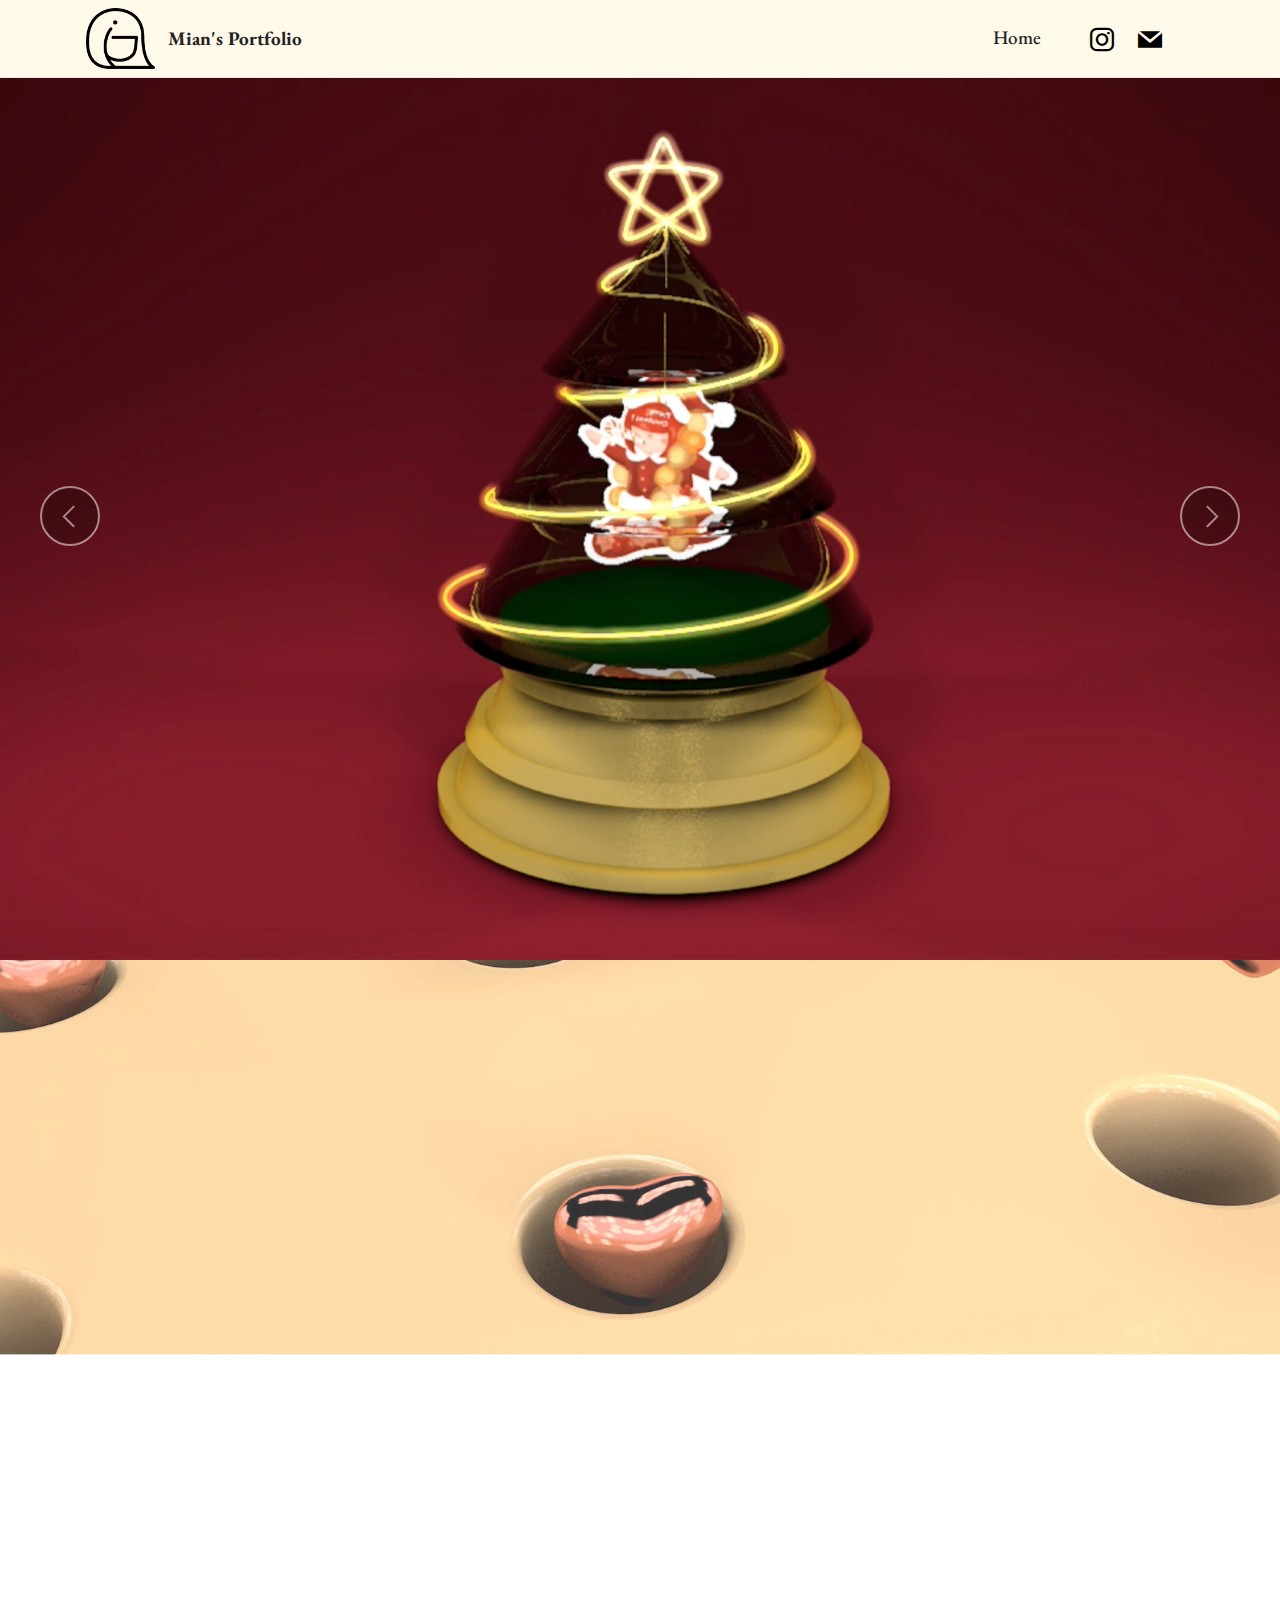
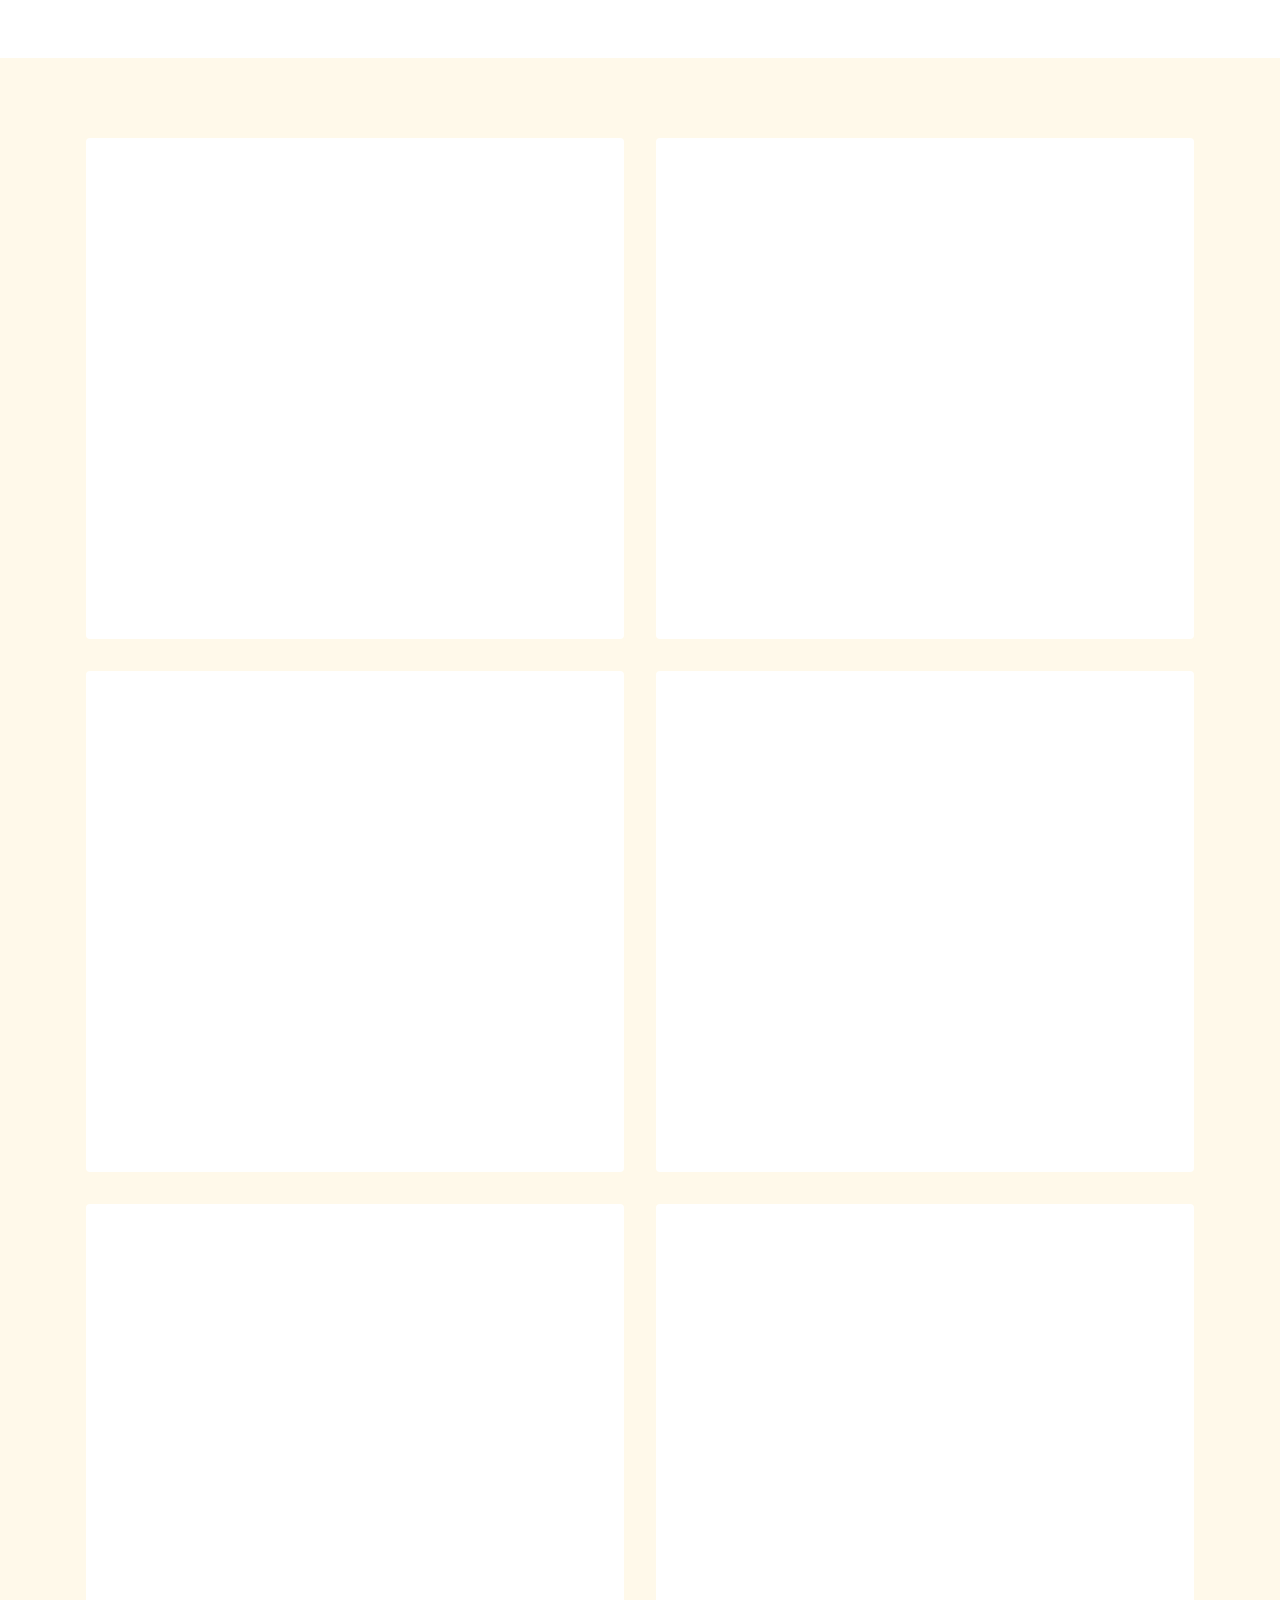
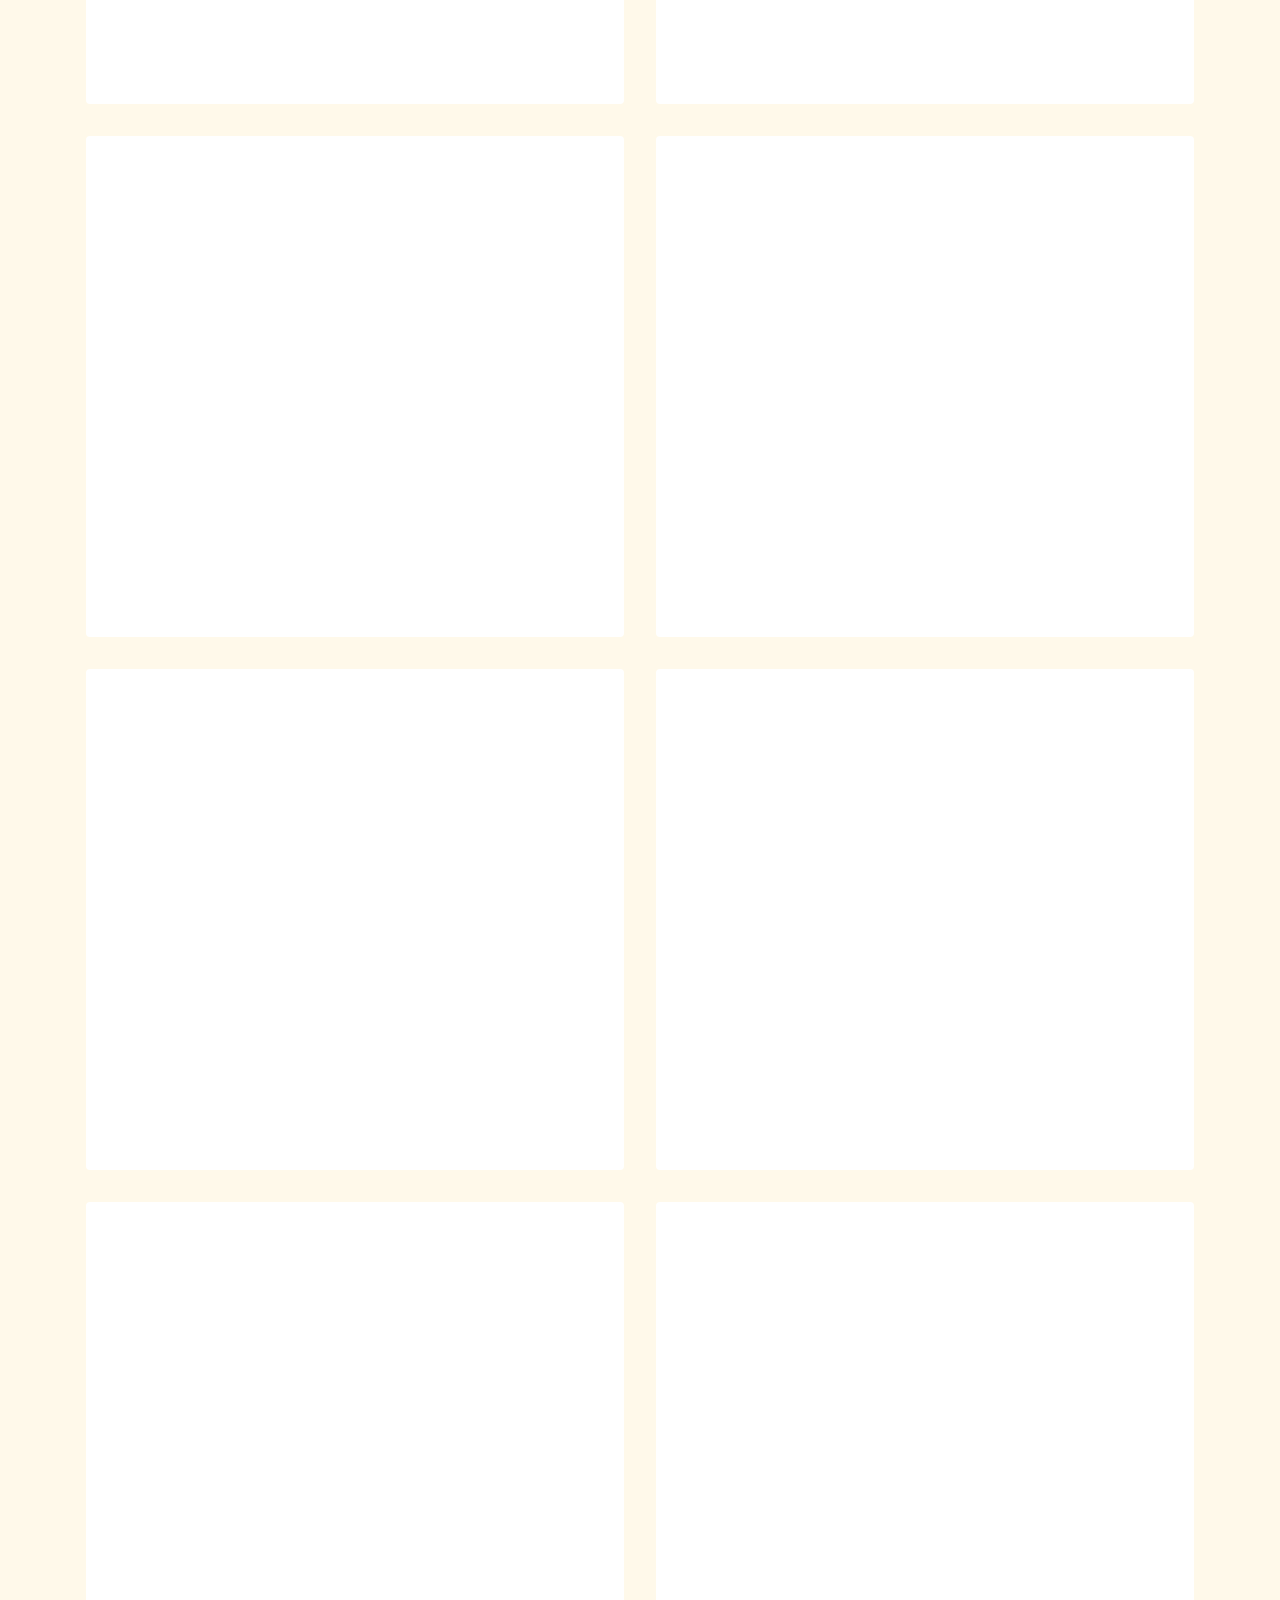
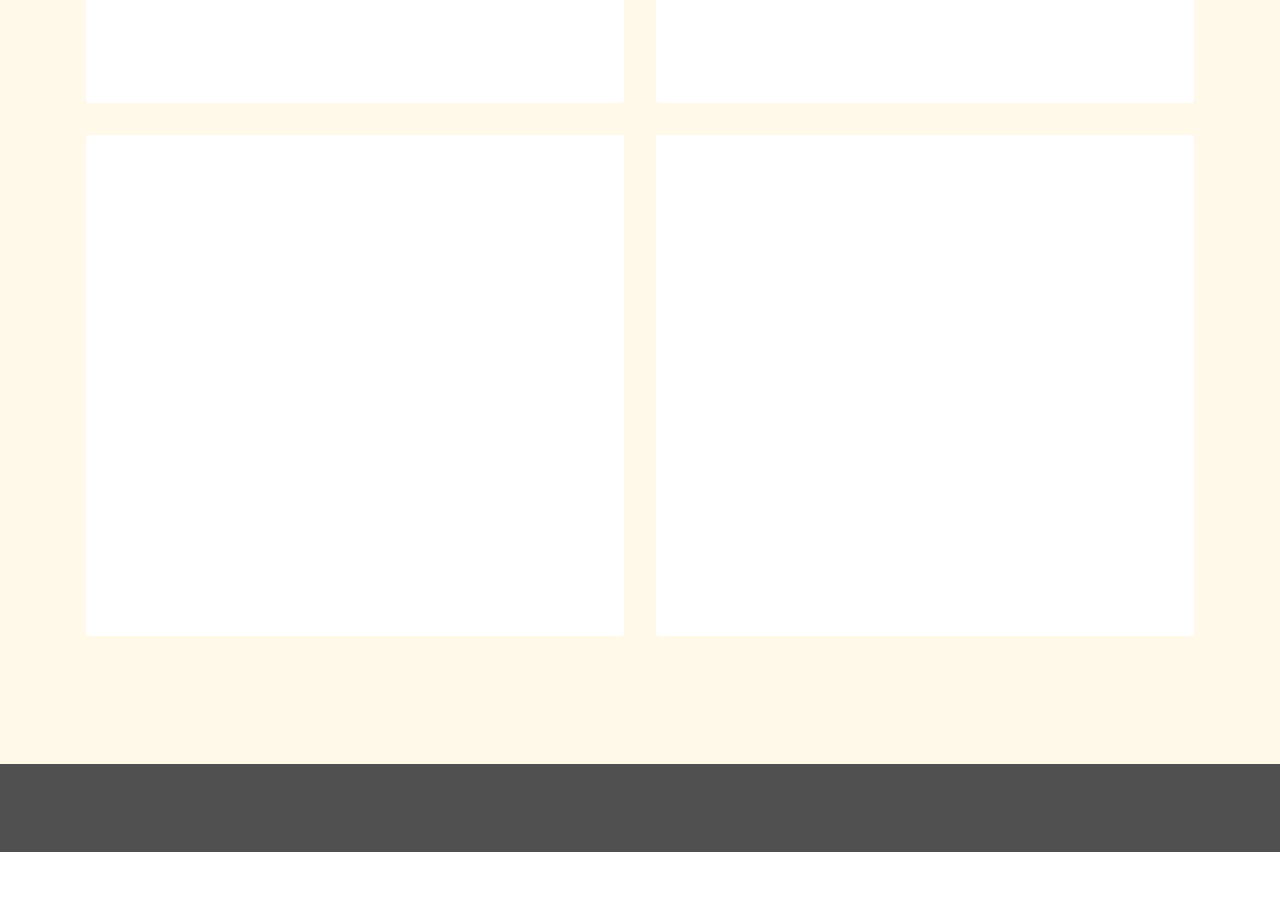
<file: index.html>
<!DOCTYPE html>
<html  >
<head>
  <!-- Site made with Mobirise Website Builder v5.3.0, https://mobirise.com -->
  <meta charset="UTF-8">
  <meta http-equiv="X-UA-Compatible" content="IE=edge">
  <meta name="generator" content="Mobirise v5.3.0, mobirise.com">
  <meta name="viewport" content="width=device-width, initial-scale=1, minimum-scale=1">
  <link rel="shortcut icon" href="assets/images/logo3-121x106.png" type="image/x-icon">
  <meta name="description" content="Let's Smile :D">
  
  
  <title>Home</title>
  <link rel="stylesheet" href="assets/web/assets/mobirise-icons2/mobirise2.css">
  <link rel="stylesheet" href="assets/tether/tether.min.css">
  <link rel="stylesheet" href="assets/bootstrap/css/bootstrap.min.css">
  <link rel="stylesheet" href="assets/bootstrap/css/bootstrap-grid.min.css">
  <link rel="stylesheet" href="assets/bootstrap/css/bootstrap-reboot.min.css">
  <link rel="stylesheet" href="assets/animatecss/animate.css">
  <link rel="stylesheet" href="assets/dropdown/css/style.css">
  <link rel="stylesheet" href="assets/socicon/css/styles.css">
  <link rel="stylesheet" href="assets/theme/css/style.css">
  <link rel="preload" as="style" href="assets/mobirise/css/mbr-additional.css"><link rel="stylesheet" href="assets/mobirise/css/mbr-additional.css" type="text/css">
  
  
  
  
</head>
<body>
  
  <section class="menu cid-s48OLK6784" once="menu" id="menu1-h">
    
    <nav class="navbar navbar-dropdown navbar-fixed-top navbar-expand-lg">
        <div class="container">
            <div class="navbar-brand">
                <span class="navbar-logo">
                    
                        <a href="index.html"><img src="assets/images/logo3-121x106.png" alt="" style="height: 3.8rem;"></a>
                    
                </span>
                <span class="navbar-caption-wrap"><a class="navbar-caption text-black display-7" href="index.html">Mian's Portfolio</a></span>
            </div>
            <button class="navbar-toggler" type="button" data-toggle="collapse" data-target="#navbarSupportedContent" aria-controls="navbarNavAltMarkup" aria-expanded="false" aria-label="Toggle navigation">
                <div class="hamburger">
                    <span></span>
                    <span></span>
                    <span></span>
                    <span></span>
                </div>
            </button>
            <div class="collapse navbar-collapse" id="navbarSupportedContent">
                <ul class="navbar-nav nav-dropdown nav-right" data-app-modern-menu="true"><li class="nav-item"><a class="nav-link link text-black text-primary display-7" href="index.html">
                            Home</a></li></ul>
                <div class="icons-menu">
                    <a class="iconfont-wrapper" href="https://www.instagram.com/instant_nuudle/" target="_blank">
                        <span class="p-2 mbr-iconfont socicon-instagram socicon"></span>
                    </a>
                    <a class="iconfont-wrapper" href="mailto:instantnuudle@gmail.com">
                        <span class="p-2 mbr-iconfont socicon-mail socicon"></span>
                    </a>
                    
                    
                </div>
                
            </div>
        </div>
    </nav>

</section>

<section class="slider1 cid-stddLHSvgF mbr-fullscreen" id="slider1-5c">
    
    <div class="carousel slide carousel-fade" id="svXU3K9H8i" data-ride="carousel" data-interval="5000">
        <ol class="carousel-indicators">
            <li data-slide-to="0" class="active" data-target="#svXU3K9H8i"></li><li data-slide-to="1" class="active" data-target="#svXU3K9H8i"></li><li data-slide-to="2" class="active" data-target="#svXU3K9H8i"></li>
            
            
        </ol>
        <div class="carousel-inner">
            <div class="carousel-item slider-image item active">
                <div class="item-wrapper">
                    <img class="d-block w-100" src="assets/images/11.png" data-slide-to="0">
                    
                    <div class="carousel-caption">
                        
                        <p class="mbr-section-text mbr-fonts-style display-7"><strong>"Merry Christmas!"</strong></p>
                    </div>
                </div>
            </div><div class="carousel-item slider-image item">
                <div class="item-wrapper">
                    <img class="d-block w-100" src="assets/images/hopeinthemask2.gif" data-slide-to="1">
                    
                    <div class="carousel-caption">
                        
                        <p class="mbr-section-text mbr-fonts-style display-7"><strong>"A glad heart makes a cheerful face."</strong></p>
                    </div>
                </div>
            </div><div class="carousel-item slider-image item">
                <div class="item-wrapper">
                    <img class="d-block w-100" src="assets/images/mockuo3-1456x1199.png" data-slide-to="2">
                    
                    <div class="carousel-caption">
                        
                        <p class="mbr-section-text mbr-fonts-style display-7"><strong>A magazine redesign about sex education</strong></p>
                    </div>
                </div>
            </div>
            
            
        </div>
        <a class="carousel-control carousel-control-prev" role="button" data-slide="prev" href="#svXU3K9H8i">
            <span class="mobi-mbri mobi-mbri-arrow-prev" aria-hidden="true"></span>
            <span class="sr-only">Previous</span>
        </a>
        <a class="carousel-control carousel-control-next" role="button" data-slide="next" href="#svXU3K9H8i">
            <span class="mobi-mbri mobi-mbri-arrow-next" aria-hidden="true"></span>
            <span class="sr-only">Next</span>
        </a>
    </div>
</section>

<section class="testimonials1 cid-sszks48JJe mbr-parallax-background" id="testimonials1-45">
    

    <div class="mbr-overlay" style="opacity: 0.2; background-color: rgb(255, 255, 255);">
    </div>
    <div class="container">
        
        <div class="row align-items-center">
            <div class="col-12 col-md-6">
                <div class="image-wrapper">
                    <img src="assets/images/img-3711-1076x1435.jpeg" alt="">
                </div>
            </div>
            <div class="col-12 col-md">
                <div class="text-wrapper">
                    <p class="mbr-text mbr-fonts-style mb-4 display-7">I am Mian, a student who is studying in Communication Design in The Hong Kong Polytechnic University's School of Design. I am focusing on 3D rendering and brand design. I am optimistic and I love communicating with people. I will grab the chances to learn new things in my spare time.</p>
                    
                    
                </div>
            </div>
        </div>
    </div>
</section>

<section class="gallery1 cid-ssvwnbObwj" id="gallery1-o">
    
    
    <div class="container">
        
        <div class="row mt-4">
            <div class="item features-image сol-12 col-md-6 col-lg-6 active">
                <div class="item-wrapper">
                    <div class="item-img">
                        <a href="MovieLogotype.html"><img src="assets/images/main-mockup-696x557.png" data-slide-to="0" alt=""></a>
                    </div>
                    <div class="item-content">
                        <h5 class="item-title mbr-fonts-style display-7">
                            <strong>2021 - Movie Logotype</strong></h5>
                        
                        
                    </div>
                    
                </div>
            </div><div class="item features-image сol-12 col-md-6 col-lg-6">
                <div class="item-wrapper">
                    <div class="item-img">
                        <a href="WarehouseWayfinding.html"><img src="assets/images/map-mockup-696x487.png" alt="" title="" data-slide-to="1"></a>
                    </div>
                    <div class="item-content">
                        <h5 class="item-title mbr-fonts-style display-7"><strong>2020 - Warehouse Way-finding</strong></h5>
                        
                        
                    </div>
                    
                </div>
            </div><div class="item features-image сol-12 col-md-6 col-lg-6">
                <div class="item-wrapper">
                    <div class="item-img">
                        <a href="CityofSpeed.html"><img src="assets/images/poster-mockup3-1-1076x807.png" data-slide-to="2" alt=""></a>
                    </div>
                    <div class="item-content">
                        <h5 class="item-title mbr-fonts-style display-7">
                            <strong>2021 - 'City of Speed' Experimental Typography</strong></h5>
                        
                        
                    </div>
                    
                </div>
            </div><div class="item features-image сol-12 col-md-6 col-lg-6">
                <div class="item-wrapper">
                    <div class="item-img">
                        <a href="Bubbies.html"><img src="assets/images/shampoo-bottle-branding1-1076x605.png" alt="" data-slide-to="3"></a>
                    </div>
                    <div class="item-content">
                        <h5 class="item-title mbr-fonts-style display-7"><strong>2019 - Bubbies Brand Identity</strong></h5>
                        
                        
                    </div>
                    
                </div>
            </div><div class="item features-image сol-12 col-md-6 col-lg-6">
                <div class="item-wrapper">
                    <div class="item-img">
                        <a href="TasteLoveFeelLove.html"><img src="assets/images/2020-09-16-9.54.09-696x391.png" data-slide-to="4" alt=""></a>
                    </div>
                    <div class="item-content">
                        <h5 class="item-title mbr-fonts-style display-7">
                            <strong>2019 - 'Taste Love, Feel Love' Animation</strong></h5>
                        
                        
                    </div>
                    
                </div>
            </div><div class="item features-image сol-12 col-md-6 col-lg-6">
                <div class="item-wrapper">
                    <div class="item-img">
                        <a href="MartiniRebranding.html"><img src="assets/images/pop-up-store11-696x465.jpg" alt="" data-slide-to="5"></a>
                    </div>
                    <div class="item-content">
                        <h5 class="item-title mbr-fonts-style display-7">
                            <strong>2019 - Martini Rebranding</strong></h5>
                        
                        
                    </div>
                    
                </div>
            </div><div class="item features-image сol-12 col-md-6 col-lg-6">
                <div class="item-wrapper">
                    <div class="item-img">
                        <a href="Ariana.html"><img src="assets/images/mockup1-696x522.png" data-slide-to="6" alt=""></a>
                    </div>
                    <div class="item-content">
                        <h5 class="item-title mbr-fonts-style display-7">
                            <strong>2020 - Magazine Redesign</strong></h5>
                        
                        
                    </div>
                    
                </div>
            </div>
            
            
            <div class="item features-image сol-12 col-md-6 col-lg-6">
                <div class="item-wrapper">
                    <div class="item-img">
                        <a href="Infographic.html"><img src="assets/images/info1mockup-4000x3200.png" data-slide-to="7" alt=""></a>
                    </div>
                    <div class="item-content">
                        <h5 class="item-title mbr-fonts-style display-7">
                            <strong>2019 - Infomation Design</strong></h5>
                        
                        
                    </div>
                    
                </div>
            </div><div class="item features-image сol-12 col-md-6 col-lg-6">
                <div class="item-wrapper">
                    <div class="item-img">
                        <a href="ApraandFriends.html"><img src="assets/images/poster-mockup-4000x3200.png" data-slide-to="8" alt=""></a>
                    </div>
                    <div class="item-content">
                        <h5 class="item-title mbr-fonts-style display-7">
                            <strong>2020 - 'Apra and Friends' Concert</strong></h5>
                        
                        
                    </div>
                    
                </div>
            </div><div class="item features-image сol-12 col-md-6 col-lg-6">
                <div class="item-wrapper">
                    <div class="item-img">
                        <a href="TypeSpecimenBook.html"><img src="assets/images/a-1076x868.png" data-slide-to="8" alt=""></a>
                    </div>
                    <div class="item-content">
                        <h5 class="item-title mbr-fonts-style display-7"><strong>2018 - Centaur Type Specimen Book</strong></h5>
                        
                        
                    </div>
                    
                </div>
            </div><div class="item features-image сol-12 col-md-6 col-lg-6">
                <div class="item-wrapper">
                    <div class="item-img">
                        <a href="Fireant.html"><img src="assets/images/fireant.png" data-slide-to="8" alt=""></a>
                    </div>
                    <div class="item-content">
                        <h5 class="item-title mbr-fonts-style display-7"><strong>2020 - Fireant Logo Design</strong></h5>
                        
                        
                    </div>
                    
                </div>
            </div><div class="item features-image сol-12 col-md-6 col-lg-6">
                <div class="item-wrapper">
                    <div class="item-img">
                        <a href="ExperimentalMV.html"><img src="assets/images/8.png" data-slide-to="10" alt=""></a>
                    </div>
                    <div class="item-content">
                        <h5 class="item-title mbr-fonts-style display-7"><strong>2019 - Experimental MV</strong></h5>
                        
                        
                    </div>
                    
                </div>
            </div><div class="item features-image сol-12 col-md-6 col-lg-6">
                <div class="item-wrapper">
                    <div class="item-img">
                        <a href="DailyPractices.html"><img src="assets/images/christmas-card-display-1280x720.png" data-slide-to="11" alt=""></a>
                    </div>
                    <div class="item-content">
                        <h5 class="item-title mbr-fonts-style display-7">
                            <strong>Daily Practices</strong></h5>
                        
                        
                    </div>
                    
                </div>
            </div><div class="item features-image сol-12 col-md-6 col-lg-6">
                <div class="item-wrapper">
                    <div class="item-img">
                        <a href="https://youtu.be/5Ii8hJX5fw4" target="_blank"><img src="assets/images/9.png" data-slide-to="11" alt=""></a>
                    </div>
                    <div class="item-content">
                        <h5 class="item-title mbr-fonts-style display-7">
                            <strong>2020 - Kiminomono Motion Graphics</strong></h5>
                        
                        
                    </div>
                    
                </div>
            </div>
        </div>
    </div>
</section>

<section class="footer7 cid-ssz5vwttHO" once="footers" id="footer7-40">

    

    

    <div class="container">
        <div class="media-container-row align-center mbr-white">
            <div class="col-12">
                <p class="mbr-text mb-0 mbr-fonts-style display-7">
                    © Copyright 2021 Mian Tse - All Rights Reserved
                </p>
            </div>
        </div>
    </div>
</section><section style="background-color: #fff; font-family: -apple-system, BlinkMacSystemFont, 'Segoe UI', 'Roboto', 'Helvetica Neue', Arial, sans-serif; color:#aaa; font-size:12px; padding: 0; align-items: center; display: flex;"><a href="https://mobirise.site/d" style="flex: 1 1; height: 3rem; padding-left: 1rem;"></a><p style="flex: 0 0 auto; margin:0; padding-right:1rem;">Web page <a href="https://mobirise.site/f" style="color:#aaa;">was created</a> with Mobirise</p></section><script src="assets/web/assets/jquery/jquery.min.js"></script>  <script src="assets/popper/popper.min.js"></script>  <script src="assets/tether/tether.min.js"></script>  <script src="assets/bootstrap/js/bootstrap.min.js"></script>  <script src="assets/smoothscroll/smooth-scroll.js"></script>  <script src="assets/viewportchecker/jquery.viewportchecker.js"></script>  <script src="assets/parallax/jarallax.min.js"></script>  <script src="assets/dropdown/js/nav-dropdown.js"></script>  <script src="assets/dropdown/js/navbar-dropdown.js"></script>  <script src="assets/touchswipe/jquery.touch-swipe.min.js"></script>  <script src="assets/theme/js/script.js"></script>  
  
  
 <div id="scrollToTop" class="scrollToTop mbr-arrow-up"><a style="text-align: center;"><i class="mbr-arrow-up-icon mbr-arrow-up-icon-cm cm-icon cm-icon-smallarrow-up"></i></a></div>
    <input name="animation" type="hidden">
  </body>
</html>
</file>
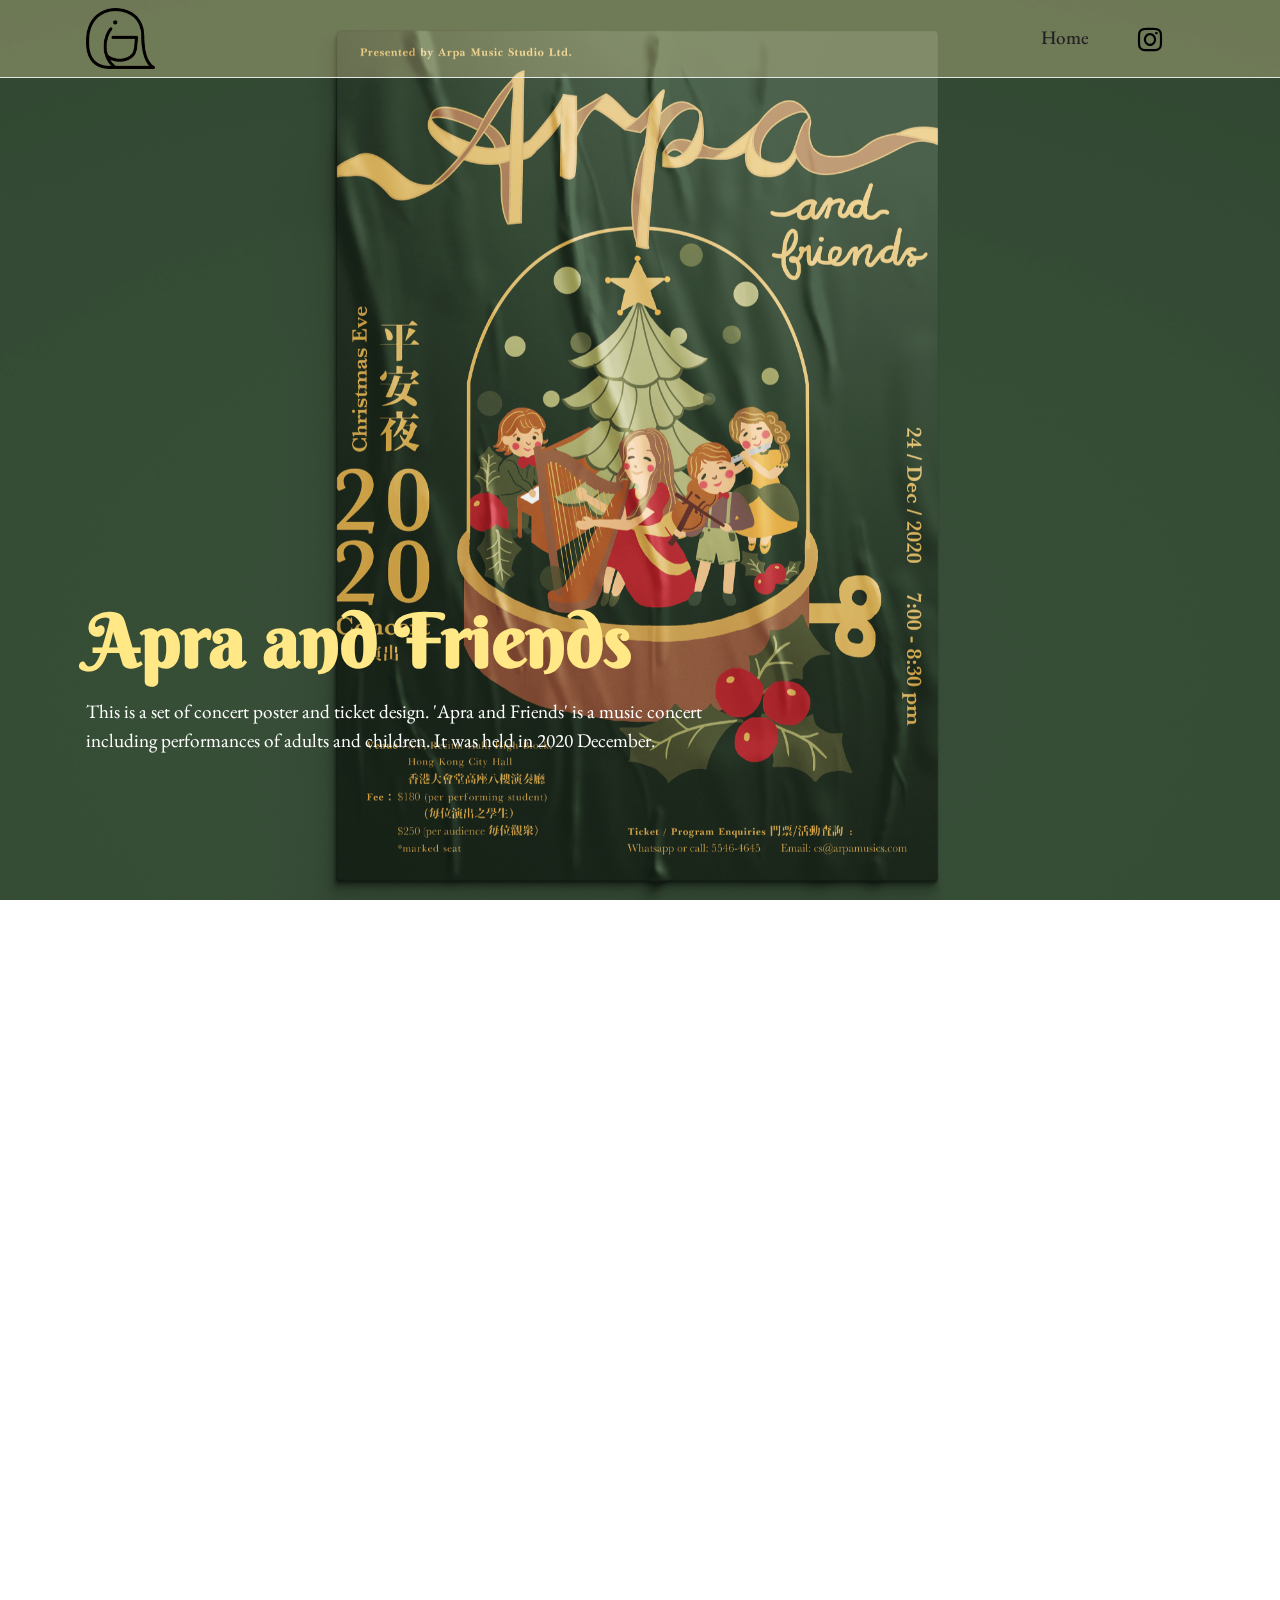
<file: ApraandFriends.html>
<!DOCTYPE html>
<html  >
<head>
  <!-- Site made with Mobirise Website Builder v5.3.0, https://mobirise.com -->
  <meta charset="UTF-8">
  <meta http-equiv="X-UA-Compatible" content="IE=edge">
  <meta name="generator" content="Mobirise v5.3.0, mobirise.com">
  <meta name="viewport" content="width=device-width, initial-scale=1, minimum-scale=1">
  <link rel="shortcut icon" href="assets/images/logo3-121x106.png" type="image/x-icon">
  <meta name="description" content="">
  
  
  <title>Apra and Friends</title>
  <link rel="stylesheet" href="assets/web/assets/mobirise-icons2/mobirise2.css">
  <link rel="stylesheet" href="assets/tether/tether.min.css">
  <link rel="stylesheet" href="assets/bootstrap/css/bootstrap.min.css">
  <link rel="stylesheet" href="assets/bootstrap/css/bootstrap-grid.min.css">
  <link rel="stylesheet" href="assets/bootstrap/css/bootstrap-reboot.min.css">
  <link rel="stylesheet" href="assets/animatecss/animate.css">
  <link rel="stylesheet" href="assets/dropdown/css/style.css">
  <link rel="stylesheet" href="assets/socicon/css/styles.css">
  <link rel="stylesheet" href="assets/theme/css/style.css">
  <link rel="preload" as="style" href="assets/mobirise/css/mbr-additional.css"><link rel="stylesheet" href="assets/mobirise/css/mbr-additional.css" type="text/css">
  
  
  
  
</head>
<body>
  
  <section class="header4 cid-ssM8bEv55E mbr-fullscreen mbr-parallax-background" id="header4-46">

    
    
    <div class="container">
        <div class="row">
            <div class="content-wrap">
                <h1 class="mbr-section-title mbr-fonts-style mbr-white mb-3 display-1">
                    <strong>Apra and&nbsp;</strong><strong>Friends</strong></h1>
                
                <p class="mbr-fonts-style mbr-text mbr-white mb-3 display-7">This is a set of concert poster and ticket design. 'Apra and Friends' is a music concert including performances of adults and children. It was held in 2020 December.</p>

                
            </div>
        </div>
    </div>
</section>

<section class="content4 cid-ssM9WdXVFI" id="content4-4f">
    
    
    <div class="container">
        <div class="row justify-content-center">
            <div class="title col-md-12 col-lg-10">
                <h3 class="mbr-section-title mbr-fonts-style align-center mb-4 display-2"><strong>A Place of Peace</strong></h3>
                <h4 class="mbr-section-subtitle align-center mbr-fonts-style mb-4 display-7">As the concert is held in 2020, people in city was experiencing the fear of COVID-19. We want the audience could forget the fear in this Christmas concert and enjoy the Christmas vibe with beautiful music pieces and performances of children.</h4>
                
            </div>
        </div>
    </div>
</section>

<section class="menu cid-ssM8bJ0TxY" once="menu" id="menu1-4b">
    
    <nav class="navbar navbar-dropdown navbar-fixed-top navbar-expand-lg">
        <div class="container">
            <div class="navbar-brand">
                <span class="navbar-logo">
                    
                        <a href="index.html"><img src="assets/images/logo3-121x106.png" alt="" style="height: 3.8rem;"></a>
                    
                </span>
                
            </div>
            <button class="navbar-toggler" type="button" data-toggle="collapse" data-target="#navbarSupportedContent" aria-controls="navbarNavAltMarkup" aria-expanded="false" aria-label="Toggle navigation">
                <div class="hamburger">
                    <span></span>
                    <span></span>
                    <span></span>
                    <span></span>
                </div>
            </button>
            <div class="collapse navbar-collapse" id="navbarSupportedContent">
                <ul class="navbar-nav nav-dropdown nav-right" data-app-modern-menu="true"><li class="nav-item"><a class="nav-link link text-black text-primary display-7" href="index.html">
                            Home</a></li></ul>
                <div class="icons-menu">
                    <a class="iconfont-wrapper" href="https://www.instagram.com/instant_nuudle/" target="_blank">
                        <span class="p-2 mbr-iconfont socicon-instagram socicon"></span>
                    </a>
                    
                    
                    
                </div>
                
            </div>
        </div>
    </nav>

</section>

<section class="slider2 cid-ssMbxN0oxf" id="slider2-4h">
    

    
    <div class="container">
        <div class="row justify-content-center">
            <div class="col-12 col-md-11">
                <div class="carousel slide carousel-fade" id="svXU3A8qob" data-ride="carousel" data-interval="5000">
                    
                    <ol class="carousel-indicators">
                        <li data-slide-to="0" class="active" data-target="#svXU3A8qob"></li>
                        <li data-slide-to="1" data-target="#svXU3A8qob"></li>
                        
                    </ol>
                    <div class="carousel-inner">
                        
                        <div class="carousel-item slider-image item active">
                            <div class="item-wrapper">
                                <img class="d-block w-100" src="assets/images/poster-mockup-4000x3200.png" data-slide-to="1">
                                <div class="carousel-caption d-none d-md-block">
                                    <h5 class="mbr-section-subtitle mbr-fonts-style display-5">
                                        <strong>Poster</strong></h5>
                                    
                                </div>
                            </div>
                        </div>
                        <div class="carousel-item slider-image item">
                            <div class="item-wrapper">
                                <img class="d-block w-100" src="assets/images/ticket-mockup-1900x1425.png">
                                <div class="carousel-caption d-none d-md-block">
                                    <h5 class="mbr-section-subtitle mbr-fonts-style display-5"><strong>Ticket</strong></h5>
                                    
                                </div>
                            </div>
                        </div>
                    </div>
                    <a class="carousel-control carousel-control-prev" role="button" data-slide="prev" href="#svXU3A8qob">
                        <span class="mobi-mbri mobi-mbri-arrow-prev" aria-hidden="true"></span>
                        <span class="sr-only">Previous</span>
                    </a>
                    <a class="carousel-control carousel-control-next" role="button" data-slide="next" href="#svXU3A8qob">
                        <span class="mobi-mbri mobi-mbri-arrow-next" aria-hidden="true"></span>
                        <span class="sr-only">Next</span>
                    </a>
                </div>
            </div>
        </div>
    </div>
</section>

<section class="footer7 cid-ssM8bJtQiI" once="footers" id="footer7-4c">

    

    

    <div class="container">
        <div class="media-container-row align-center mbr-white">
            <div class="col-12">
                <p class="mbr-text mb-0 mbr-fonts-style display-7">
                    © Copyright 2021 Mian Tse - All Rights Reserved
                </p>
            </div>
        </div>
    </div>
</section><section style="background-color: #fff; font-family: -apple-system, BlinkMacSystemFont, 'Segoe UI', 'Roboto', 'Helvetica Neue', Arial, sans-serif; color:#aaa; font-size:12px; padding: 0; align-items: center; display: flex;"><a href="https://mobirise.site/u" style="flex: 1 1; height: 3rem; padding-left: 1rem;"></a><p style="flex: 0 0 auto; margin:0; padding-right:1rem;">Website <a href="https://mobirise.site/f" style="color:#aaa;">was made</a> with Mobirise</p></section><script src="assets/web/assets/jquery/jquery.min.js"></script>  <script src="assets/popper/popper.min.js"></script>  <script src="assets/tether/tether.min.js"></script>  <script src="assets/bootstrap/js/bootstrap.min.js"></script>  <script src="assets/smoothscroll/smooth-scroll.js"></script>  <script src="assets/viewportchecker/jquery.viewportchecker.js"></script>  <script src="assets/parallax/jarallax.min.js"></script>  <script src="assets/dropdown/js/nav-dropdown.js"></script>  <script src="assets/dropdown/js/navbar-dropdown.js"></script>  <script src="assets/touchswipe/jquery.touch-swipe.min.js"></script>  <script src="assets/theme/js/script.js"></script>  
  
  
 <div id="scrollToTop" class="scrollToTop mbr-arrow-up"><a style="text-align: center;"><i class="mbr-arrow-up-icon mbr-arrow-up-icon-cm cm-icon cm-icon-smallarrow-up"></i></a></div>
    <input name="animation" type="hidden">
  </body>
</html>
</file>
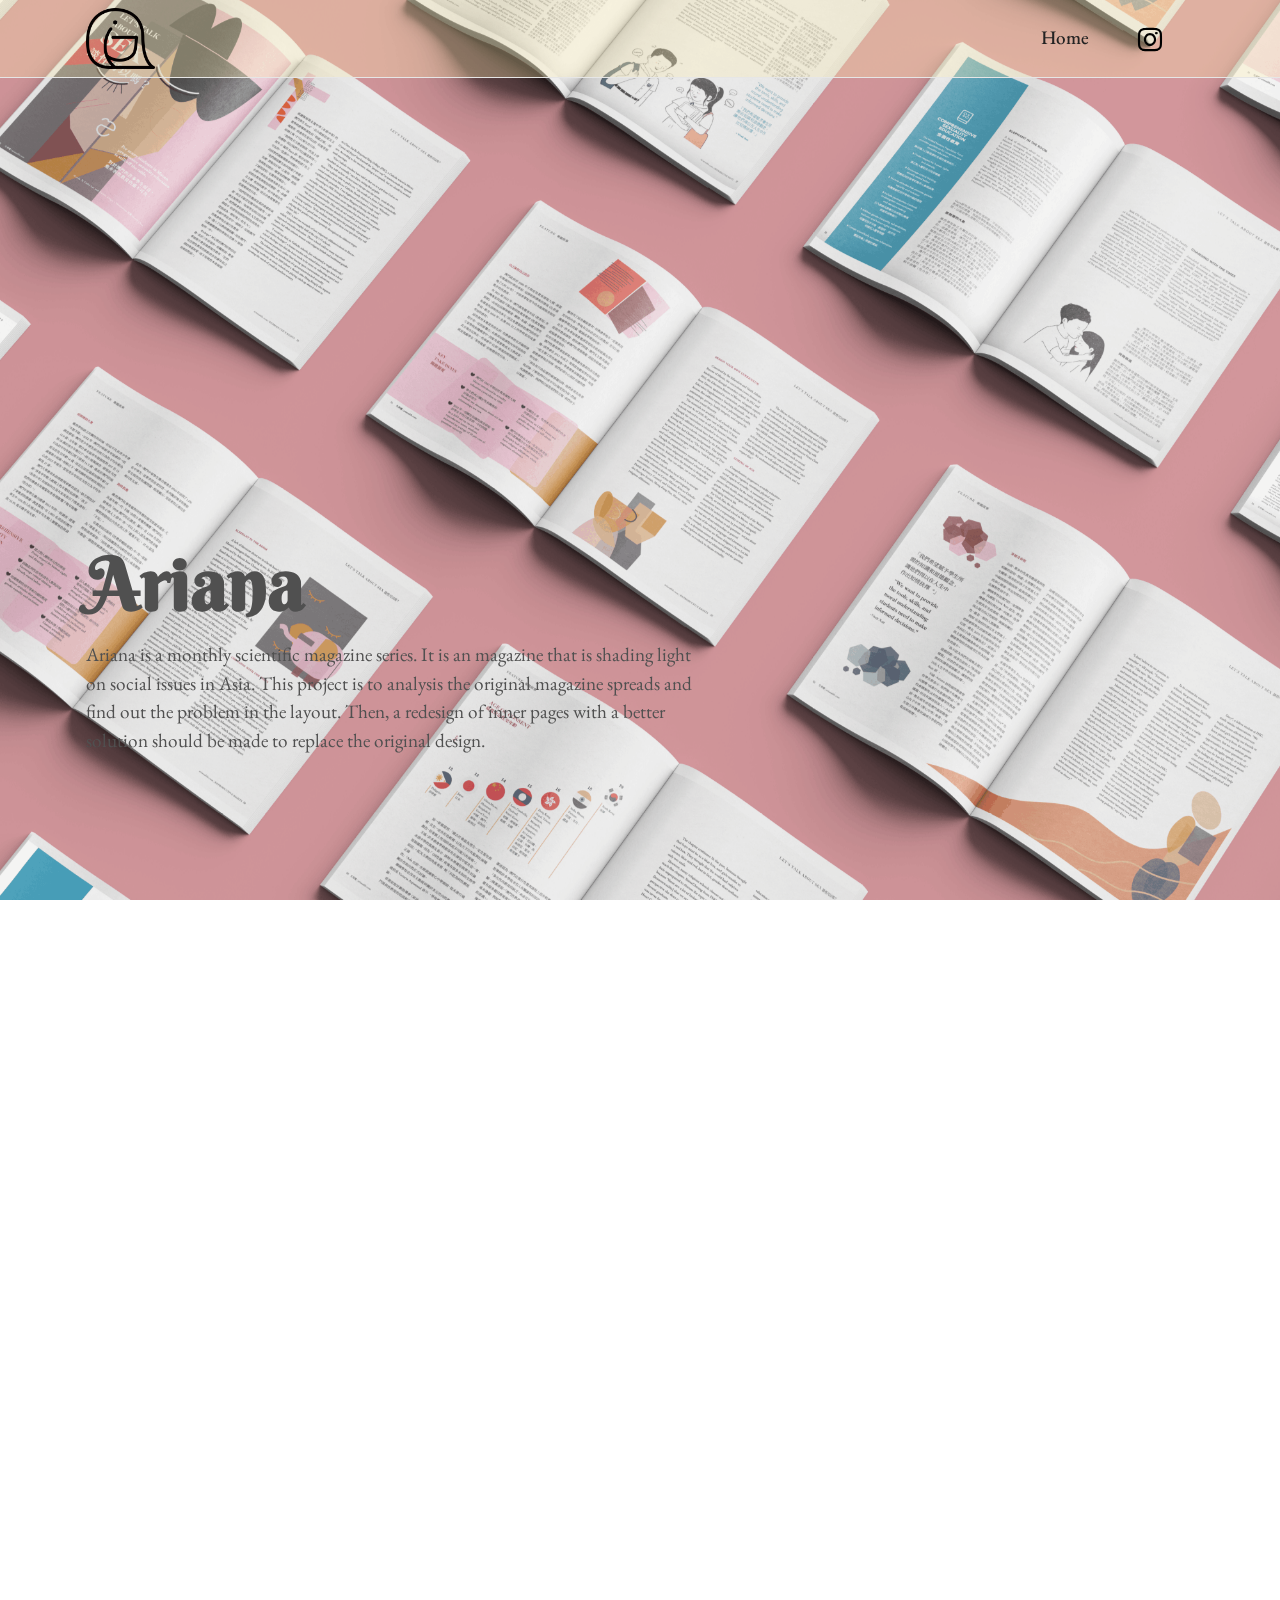
<file: Ariana.html>
<!DOCTYPE html>
<html  >
<head>
  <!-- Site made with Mobirise Website Builder v5.3.0, https://mobirise.com -->
  <meta charset="UTF-8">
  <meta http-equiv="X-UA-Compatible" content="IE=edge">
  <meta name="generator" content="Mobirise v5.3.0, mobirise.com">
  <meta name="viewport" content="width=device-width, initial-scale=1, minimum-scale=1">
  <link rel="shortcut icon" href="assets/images/logo3-121x106.png" type="image/x-icon">
  <meta name="description" content="">
  
  
  <title>Ariana</title>
  <link rel="stylesheet" href="assets/tether/tether.min.css">
  <link rel="stylesheet" href="assets/bootstrap/css/bootstrap.min.css">
  <link rel="stylesheet" href="assets/bootstrap/css/bootstrap-grid.min.css">
  <link rel="stylesheet" href="assets/bootstrap/css/bootstrap-reboot.min.css">
  <link rel="stylesheet" href="assets/animatecss/animate.css">
  <link rel="stylesheet" href="assets/dropdown/css/style.css">
  <link rel="stylesheet" href="assets/socicon/css/styles.css">
  <link rel="stylesheet" href="assets/theme/css/style.css">
  <link rel="preload" as="style" href="assets/mobirise/css/mbr-additional.css"><link rel="stylesheet" href="assets/mobirise/css/mbr-additional.css" type="text/css">
  
  
  
  
</head>
<body>
  
  <section class="header4 cid-ssyAGoJoCj mbr-fullscreen mbr-parallax-background" id="header4-2m">

    
    
    <div class="container">
        <div class="row">
            <div class="content-wrap">
                <h1 class="mbr-section-title mbr-fonts-style mbr-white mb-3 display-1">
                    <strong>Ariana</strong></h1>
                
                <p class="mbr-fonts-style mbr-text mbr-white mb-3 display-7">Ariana is a monthly scientific magazine series. It is an magazine that is shading light on social issues in Asia. This project is to analysis the original magazine spreads and find out the problem in the layout. Then, a redesign of inner pages with a better solution should be made to replace the original design.</p>

                
            </div>
        </div>
    </div>
</section>

<section class="image1 cid-ssyAGqljO9" id="image1-2p">
    

    

    <div class="container">
        <div class="row align-items-center">
            <div class="col-12 col-lg-7">
                <div class="image-wrapper">
                    <img src="assets/images/mockup5-1266x1043.png" alt="Mobirise">
                    
                </div>
            </div>
            <div class="col-12 col-lg">
                <div class="text-wrapper">
                    <h3 class="mbr-section-title mbr-fonts-style mb-3 display-5"><strong>The Original Design</strong></h3>
                    <p class="mbr-text mbr-fonts-style display-7">I found some problems in the original design.The visual style of hand-drawing pictures are not in the same style with the computer graphics. The pictures are also too simple with limited colours. The cover story is dull. The word spacing should be adjusted also, as the body text is using justify align. The word spacing varies. Readability is affected.&nbsp;</p>
                </div>
            </div>
        </div>
    </div>
</section>

<section class="image2 cid-ssyAGqRQ6O" id="image2-2q">
    

    

    <div class="container">
        <div class="row align-items-center">
            <div class="col-12 col-lg-7">
                <div class="image-wrapper">
                    <img src="assets/images/mockuo3-1456x1199.png" alt="Mobirise">
                    
                </div>
            </div>
            <div class="col-12 col-lg">
                <div class="text-wrapper">
                    <h3 class="mbr-section-title mbr-fonts-style mb-3 display-5"><strong>The Redesign</strong></h3>
                    <p class="mbr-text mbr-fonts-style display-7">As it is about love and sex, the whole colour scheme used is in warm colours, such as pink, yellow and orange-red, to show the passion and romantic mood.

The post-modern design are adopted to show balance of futuristic (scientific magazine) and passionate style (sex topic). I also separate the Chinese and English version to improve the readability, in which the problem I have defined in the previous stage.</p>
                </div>
            </div>
        </div>
    </div>
</section>

<section class="menu cid-ssyAGrfFr0" once="menu" id="menu1-2r">
    
    <nav class="navbar navbar-dropdown navbar-fixed-top navbar-expand-lg">
        <div class="container">
            <div class="navbar-brand">
                <span class="navbar-logo">
                    
                        <a href="index.html"><img src="assets/images/logo3-121x106.png" alt="" style="height: 3.8rem;"></a>
                    
                </span>
                
            </div>
            <button class="navbar-toggler" type="button" data-toggle="collapse" data-target="#navbarSupportedContent" aria-controls="navbarNavAltMarkup" aria-expanded="false" aria-label="Toggle navigation">
                <div class="hamburger">
                    <span></span>
                    <span></span>
                    <span></span>
                    <span></span>
                </div>
            </button>
            <div class="collapse navbar-collapse" id="navbarSupportedContent">
                <ul class="navbar-nav nav-dropdown nav-right" data-app-modern-menu="true"><li class="nav-item"><a class="nav-link link text-black text-primary display-7" href="index.html">
                            Home</a></li></ul>
                <div class="icons-menu">
                    <a class="iconfont-wrapper" href="https://www.instagram.com/instant_nuudle/" target="_blank">
                        <span class="p-2 mbr-iconfont socicon-instagram socicon"></span>
                    </a>
                    
                    
                    
                </div>
                
            </div>
        </div>
    </nav>

</section>

<section class="image3 cid-ssyFiMd8pW mbr-fullscreen" id="image3-2u">
    

    

    <div class="container">
        <div class="row justify-content-center">
            <div class="col-12 col-lg-10">
                <div class="image-wrapper">
                    <img src="assets/images/mockup4-1836x1512.png" alt="Mobirise">
                    
                </div>
            </div>
        </div>
    </div>
</section>

<section class="footer7 cid-ssyAGrOA1D" once="footers" id="footer7-2s">

    

    

    <div class="container">
        <div class="media-container-row align-center mbr-white">
            <div class="col-12">
                <p class="mbr-text mb-0 mbr-fonts-style display-7">
                    © Copyright 2021 Mian Tse - All Rights Reserved
                </p>
            </div>
        </div>
    </div>
</section><section style="background-color: #fff; font-family: -apple-system, BlinkMacSystemFont, 'Segoe UI', 'Roboto', 'Helvetica Neue', Arial, sans-serif; color:#aaa; font-size:12px; padding: 0; align-items: center; display: flex;"><a href="https://mobirise.site/v" style="flex: 1 1; height: 3rem; padding-left: 1rem;"></a><p style="flex: 0 0 auto; margin:0; padding-right:1rem;">Made with Mobirise - <a href="https://mobirise.site/l" style="color:#aaa;">Check it</a></p></section><script src="assets/web/assets/jquery/jquery.min.js"></script>  <script src="assets/popper/popper.min.js"></script>  <script src="assets/tether/tether.min.js"></script>  <script src="assets/bootstrap/js/bootstrap.min.js"></script>  <script src="assets/smoothscroll/smooth-scroll.js"></script>  <script src="assets/viewportchecker/jquery.viewportchecker.js"></script>  <script src="assets/parallax/jarallax.min.js"></script>  <script src="assets/dropdown/js/nav-dropdown.js"></script>  <script src="assets/dropdown/js/navbar-dropdown.js"></script>  <script src="assets/touchswipe/jquery.touch-swipe.min.js"></script>  <script src="assets/theme/js/script.js"></script>  
  
  
 <div id="scrollToTop" class="scrollToTop mbr-arrow-up"><a style="text-align: center;"><i class="mbr-arrow-up-icon mbr-arrow-up-icon-cm cm-icon cm-icon-smallarrow-up"></i></a></div>
    <input name="animation" type="hidden">
  </body>
</html>
</file>
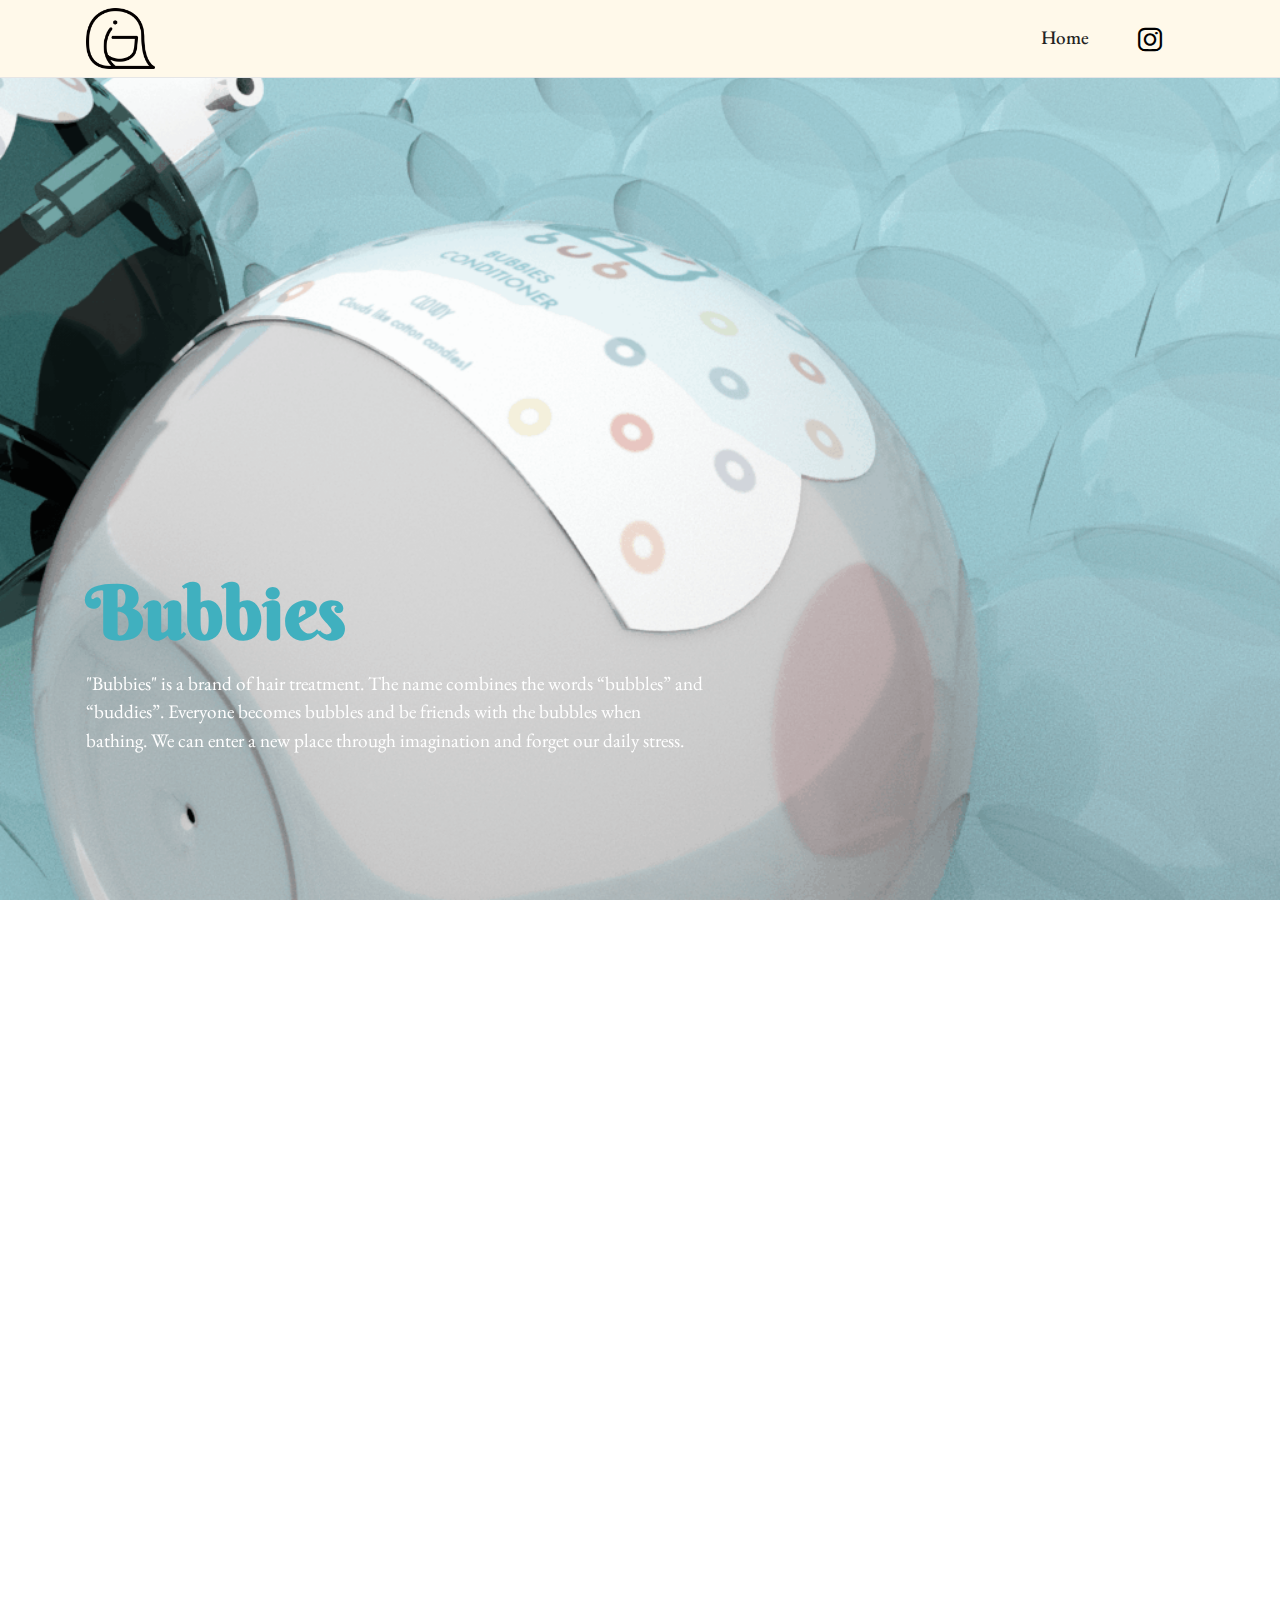
<file: Bubbies.html>
<!DOCTYPE html>
<html  >
<head>
  <!-- Site made with Mobirise Website Builder v5.3.0, https://mobirise.com -->
  <meta charset="UTF-8">
  <meta http-equiv="X-UA-Compatible" content="IE=edge">
  <meta name="generator" content="Mobirise v5.3.0, mobirise.com">
  <meta name="viewport" content="width=device-width, initial-scale=1, minimum-scale=1">
  <link rel="shortcut icon" href="assets/images/logo3-121x106.png" type="image/x-icon">
  <meta name="description" content="">
  
  
  <title>Bubbies</title>
  <link rel="stylesheet" href="assets/web/assets/mobirise-icons2/mobirise2.css">
  <link rel="stylesheet" href="assets/tether/tether.min.css">
  <link rel="stylesheet" href="assets/bootstrap/css/bootstrap.min.css">
  <link rel="stylesheet" href="assets/bootstrap/css/bootstrap-grid.min.css">
  <link rel="stylesheet" href="assets/bootstrap/css/bootstrap-reboot.min.css">
  <link rel="stylesheet" href="assets/animatecss/animate.css">
  <link rel="stylesheet" href="assets/dropdown/css/style.css">
  <link rel="stylesheet" href="assets/socicon/css/styles.css">
  <link rel="stylesheet" href="assets/theme/css/style.css">
  <link rel="preload" as="style" href="assets/mobirise/css/mbr-additional.css"><link rel="stylesheet" href="assets/mobirise/css/mbr-additional.css" type="text/css">
  
  
  
  
</head>
<body>
  
  <section class="header4 cid-ssvOLRb1PU mbr-fullscreen mbr-parallax-background" id="header4-1h">

    
    
    <div class="container">
        <div class="row">
            <div class="content-wrap">
                <h1 class="mbr-section-title mbr-fonts-style mbr-white mb-3 display-1">
                    <strong>Bubbies</strong></h1>
                
                <p class="mbr-fonts-style mbr-text mbr-white mb-3 display-7">
                    "Bubbies" is a brand of hair treatment. The name combines the words “bubbles” and “buddies”. Everyone becomes bubbles and be friends with the bubbles when bathing. We can enter a new place through imagination and forget our daily stress. 
                </p>

                
            </div>
        </div>
    </div>
</section>

<section class="slider2 cid-ssvRFucZsv" id="slider2-1l">
    

    
    <div class="container">
        <div class="row justify-content-center">
            <div class="col-12 col-md-11">
                <div class="carousel slide carousel-fade" id="svXTC2Slg2" data-ride="carousel" data-interval="5000">
                    
                    <ol class="carousel-indicators">
                        <li data-slide-to="0" class="active" data-target="#svXTC2Slg2"></li>
                        <li data-slide-to="1" data-target="#svXTC2Slg2"></li>
                        <li data-slide-to="2" data-target="#svXTC2Slg2"></li><li data-slide-to="3" data-target="#svXTC2Slg2"></li><li data-slide-to="4" data-target="#svXTC2Slg2"></li>
                    </ol>
                    <div class="carousel-inner">
                        <div class="carousel-item slider-image item active">
                            <div class="item-wrapper">
                                <img class="d-block w-100" src="assets/images/shampoo-bottle-branding1-1076x605.png">
                                
                            </div>
                        </div>
                        <div class="carousel-item slider-image item">
                            <div class="item-wrapper">
                                <img class="d-block w-100" src="assets/images/cloudyshamad-1280x720.png" data-slide-to="1">
                                
                            </div>
                        </div><div class="carousel-item slider-image item">
                            <div class="item-wrapper">
                                <img class="d-block w-100" src="assets/images/cloudyconad-1280x720.png" data-slide-to="2">
                                
                            </div>
                        </div><div class="carousel-item slider-image item">
                            <div class="item-wrapper">
                                <img class="d-block w-100" src="assets/images/sunnyshamad-1280x720.png" data-slide-to="2">
                                
                            </div>
                        </div><div class="carousel-item slider-image item">
                            <div class="item-wrapper">
                                <img class="d-block w-100" src="assets/images/sunnyconad-1280x720.png" data-slide-to="2">
                                
                            </div>
                        </div>
                        
                    </div>
                    <a class="carousel-control carousel-control-prev" role="button" data-slide="prev" href="#svXTC2Slg2">
                        <span class="mobi-mbri mobi-mbri-arrow-prev" aria-hidden="true"></span>
                        <span class="sr-only">Previous</span>
                    </a>
                    <a class="carousel-control carousel-control-next" role="button" data-slide="next" href="#svXTC2Slg2">
                        <span class="mobi-mbri mobi-mbri-arrow-next" aria-hidden="true"></span>
                        <span class="sr-only">Next</span>
                    </a>
                </div>
            </div>
        </div>
    </div>
</section>

<section class="content6 cid-ssvSxxpFl7" id="content6-1m">
    
    <div class="container">
        <div class="row justify-content-center">
            <div class="col-md-12 col-lg-10">
                <hr class="line">
                <p class="mbr-text align-center mbr-fonts-style my-4 display-5"><strong><em>Let's be the BUBBLES.&nbsp;</em></strong><strong><em><br></em><em>Do what we want!</em></strong></p>
                <hr class="line">
            </div>
        </div>
    </div>
</section>

<section class="image2 cid-st3UZ0x88u" id="image2-52">
    

    

    <div class="container">
        <div class="row align-items-center">
            <div class="col-12 col-lg-6">
                <div class="image-wrapper">
                    <img src="assets/images/poster-2-1076x787.png" alt="Mobirise">
                    
                </div>
            </div>
            <div class="col-12 col-lg">
                <div class="text-wrapper">
                    <h3 class="mbr-section-title mbr-fonts-style mb-3 display-5"><strong>Posters with Imaginations</strong></h3>
                    <p class="mbr-text mbr-fonts-style display-7">Models are playing bubbles and the brand is using illustration to enhance the imagination. This can emphasize the theme of the brand, Bubbies.</p>
                </div>
            </div>
        </div>
    </div>
</section>

<section class="image2 cid-st41hAaCLw" id="image2-53">
    

    

    <div class="container">
        <div class="row align-items-center">
            <div class="col-12 col-lg-6">
                <div class="image-wrapper">
                    <img src="assets/images/standing-bottle-1076x605.jpeg" alt="Mobirise">
                    <p class="mbr-description mbr-fonts-style mt-2 align-center display-4">The cloudy flavor set</p>
                </div>
            </div>
            <div class="col-12 col-lg">
                <div class="text-wrapper">
                    <h3 class="mbr-section-title mbr-fonts-style mb-3 display-5">
                        <strong>The Packaging</strong></h3>
                    <p class="mbr-text mbr-fonts-style display-7">The packaging uses circular form which likes bubble. The bottle can directly eject bubble form of shampoo. The users can easily use the bubbles to make their own creations. The label is shape of cloud and the flavors are named with weather.</p>
                </div>
            </div>
        </div>
    </div>
</section>

<section class="image1 cid-ssvQIwo7l5" id="image1-1i">
    

    

    <div class="container">
        <div class="row align-items-center">
            <div class="col-12 col-lg-7">
                <div class="image-wrapper">
                    <img src="assets/images/4mockup-1076x718.png" alt="Mobirise">
                    
                </div>
            </div>
            <div class="col-12 col-lg">
                <div class="text-wrapper">
                    <h3 class="mbr-section-title mbr-fonts-style mb-3 display-5"><strong>Think and Relax.</strong></h3>
                    <p class="mbr-text mbr-fonts-style display-7">
                        Everyone in the city bears lots of duties and stress. 

Bubbies promotes imagination and relaxation. We can do what we want when we are using Bubbies for washing their hair, just freely and relaxingly. 

Advertisements are placed in the different transportation, where people is rushing and feeling stressful for work.</p>
                </div>
            </div>
        </div>
    </div>
</section>

<section class="image2 cid-ssvTIBHBUN" id="image2-1n">
    

    

    <div class="container">
        <div class="row align-items-center">
            <div class="col-12 col-lg-8">
                <div class="image-wrapper">
                    <img src="assets/images/3.png" alt="Mobirise">
                    
                </div>
            </div>
            <div class="col-12 col-lg">
                <div class="text-wrapper">
                    
                    <p class="mbr-text mbr-fonts-style display-7">
                        We creates patterns which can be regrouped for different meaning. This is a way for imagination, which is the purpose of this brand. There is font made for Bubbies with circular shape like bubbles. The colour scheme is also pale and mild which enhances the relaxing feeling of the brand.<br></p>
                </div>
            </div>
        </div>
    </div>
</section>

<section class="menu cid-s48OLK6784" once="menu" id="menu1-10">
    
    <nav class="navbar navbar-dropdown navbar-fixed-top navbar-expand-lg">
        <div class="container">
            <div class="navbar-brand">
                <span class="navbar-logo">
                    
                        <a href="index.html"><img src="assets/images/logo3-121x106.png" alt="" style="height: 3.8rem;"></a>
                    
                </span>
                
            </div>
            <button class="navbar-toggler" type="button" data-toggle="collapse" data-target="#navbarSupportedContent" aria-controls="navbarNavAltMarkup" aria-expanded="false" aria-label="Toggle navigation">
                <div class="hamburger">
                    <span></span>
                    <span></span>
                    <span></span>
                    <span></span>
                </div>
            </button>
            <div class="collapse navbar-collapse" id="navbarSupportedContent">
                <ul class="navbar-nav nav-dropdown nav-right" data-app-modern-menu="true"><li class="nav-item"><a class="nav-link link text-black text-primary display-7" href="index.html">
                            Home</a></li></ul>
                <div class="icons-menu">
                    <a class="iconfont-wrapper" href="https://www.instagram.com/instant_nuudle/" target="_blank">
                        <span class="p-2 mbr-iconfont socicon-instagram socicon"></span>
                    </a>
                    
                    
                    
                </div>
                
            </div>
        </div>
    </nav>

</section>

<section class="footer7 cid-ssvLbSvn7V" once="footers" id="footer7-z">

    

    

    <div class="container">
        <div class="media-container-row align-center mbr-white">
            <div class="col-12">
                <p class="mbr-text mb-0 mbr-fonts-style display-7">
                    © Copyright 2021 Mian Tse - All Rights Reserved
                </p>
            </div>
        </div>
    </div>
</section><section style="background-color: #fff; font-family: -apple-system, BlinkMacSystemFont, 'Segoe UI', 'Roboto', 'Helvetica Neue', Arial, sans-serif; color:#aaa; font-size:12px; padding: 0; align-items: center; display: flex;"><a href="https://mobirise.site/x" style="flex: 1 1; height: 3rem; padding-left: 1rem;"></a><p style="flex: 0 0 auto; margin:0; padding-right:1rem;">Make a website with <a href="https://mobirise.site/z" style="color:#aaa;">Mobirise</a></p></section><script src="assets/web/assets/jquery/jquery.min.js"></script>  <script src="assets/popper/popper.min.js"></script>  <script src="assets/tether/tether.min.js"></script>  <script src="assets/bootstrap/js/bootstrap.min.js"></script>  <script src="assets/smoothscroll/smooth-scroll.js"></script>  <script src="assets/viewportchecker/jquery.viewportchecker.js"></script>  <script src="assets/parallax/jarallax.min.js"></script>  <script src="assets/dropdown/js/nav-dropdown.js"></script>  <script src="assets/dropdown/js/navbar-dropdown.js"></script>  <script src="assets/touchswipe/jquery.touch-swipe.min.js"></script>  <script src="assets/theme/js/script.js"></script>  
  
  
 <div id="scrollToTop" class="scrollToTop mbr-arrow-up"><a style="text-align: center;"><i class="mbr-arrow-up-icon mbr-arrow-up-icon-cm cm-icon cm-icon-smallarrow-up"></i></a></div>
    <input name="animation" type="hidden">
  </body>
</html>
</file>
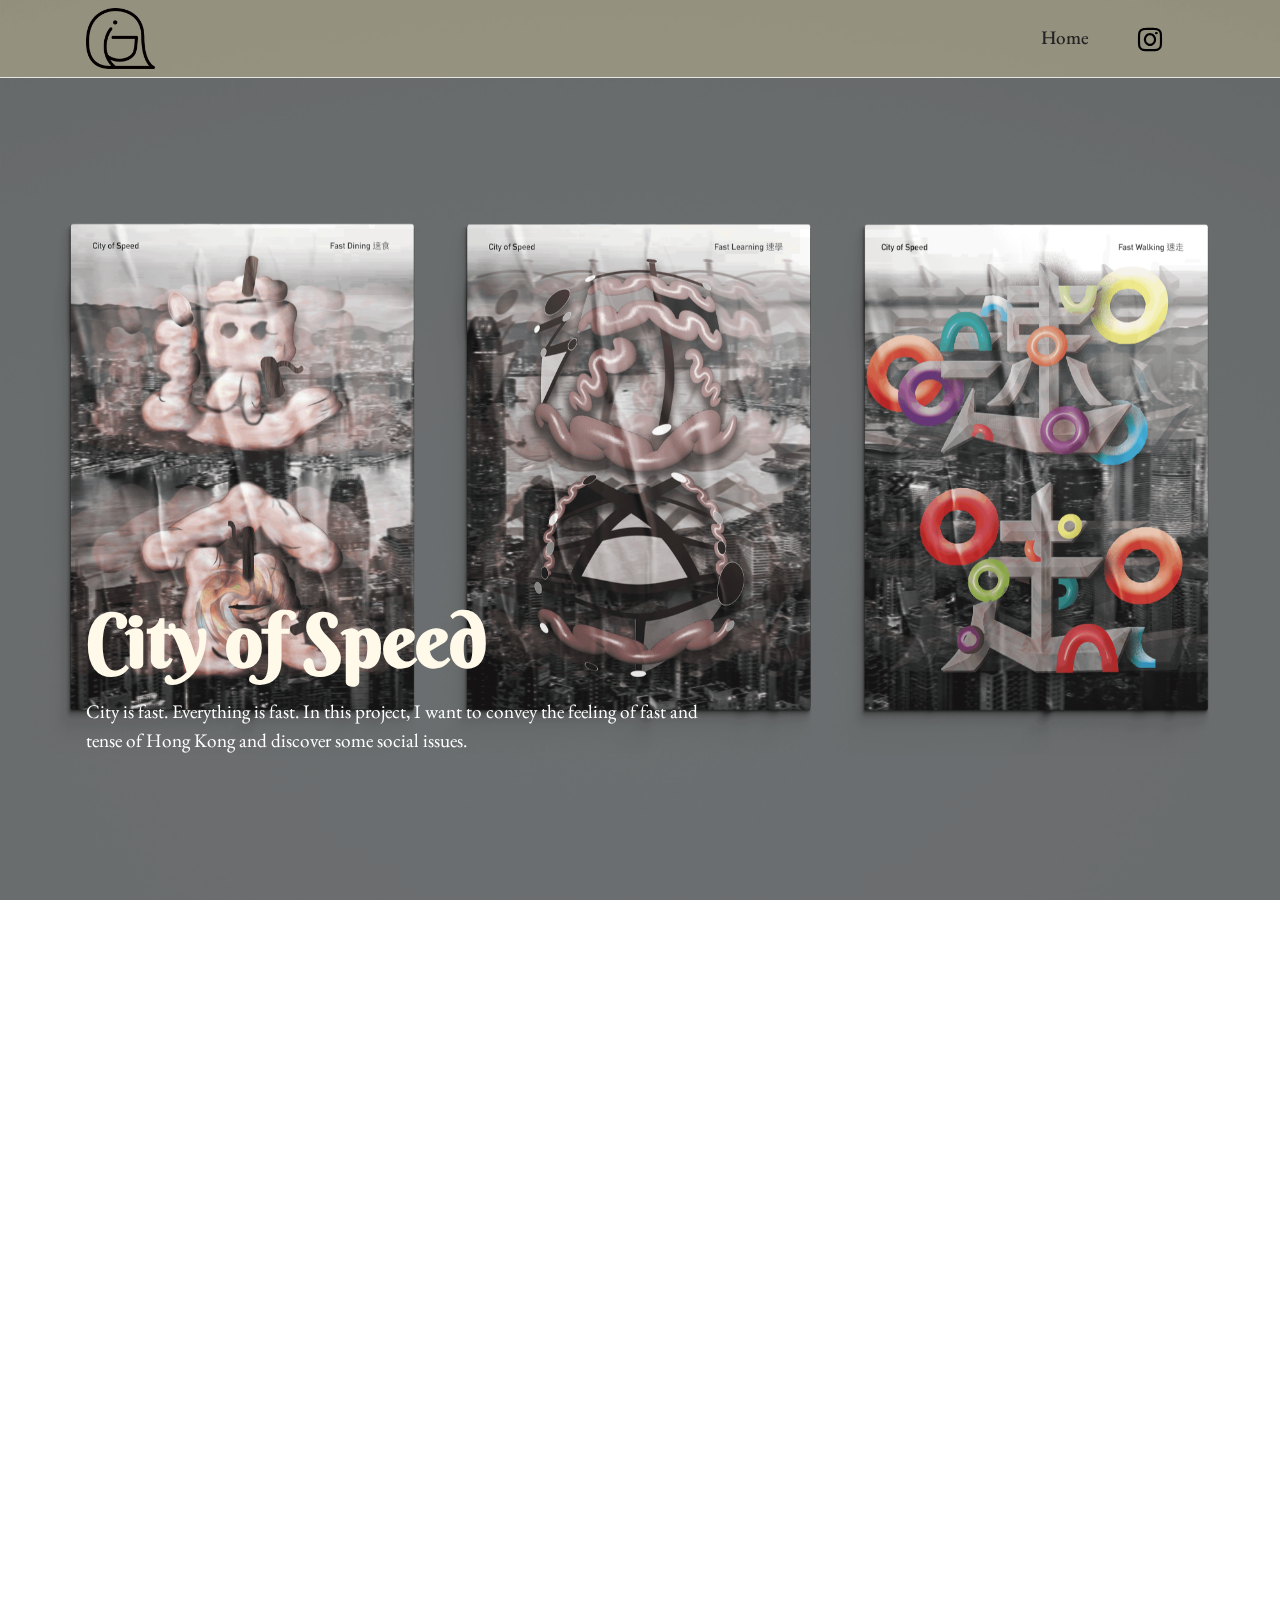
<file: CityofSpeed.html>
<!DOCTYPE html>
<html  >
<head>
  <!-- Site made with Mobirise Website Builder v5.3.0, https://mobirise.com -->
  <meta charset="UTF-8">
  <meta http-equiv="X-UA-Compatible" content="IE=edge">
  <meta name="generator" content="Mobirise v5.3.0, mobirise.com">
  <meta name="viewport" content="width=device-width, initial-scale=1, minimum-scale=1">
  <link rel="shortcut icon" href="assets/images/logo3-121x106.png" type="image/x-icon">
  <meta name="description" content="">
  
  
  <title>City of Speed</title>
  <link rel="stylesheet" href="assets/web/assets/mobirise-icons2/mobirise2.css">
  <link rel="stylesheet" href="assets/tether/tether.min.css">
  <link rel="stylesheet" href="assets/bootstrap/css/bootstrap.min.css">
  <link rel="stylesheet" href="assets/bootstrap/css/bootstrap-grid.min.css">
  <link rel="stylesheet" href="assets/bootstrap/css/bootstrap-reboot.min.css">
  <link rel="stylesheet" href="assets/animatecss/animate.css">
  <link rel="stylesheet" href="assets/dropdown/css/style.css">
  <link rel="stylesheet" href="assets/socicon/css/styles.css">
  <link rel="stylesheet" href="assets/theme/css/style.css">
  <link rel="preload" as="style" href="assets/mobirise/css/mbr-additional.css"><link rel="stylesheet" href="assets/mobirise/css/mbr-additional.css" type="text/css">
  
  
  
  
</head>
<body>
  
  <section class="header4 cid-sv3g092Pje mbr-fullscreen mbr-parallax-background" id="header4-5e">

    
    
    <div class="container">
        <div class="row">
            <div class="content-wrap">
                <h1 class="mbr-section-title mbr-fonts-style mbr-white mb-3 display-1">
                    <strong>City of Speed</strong></h1>
                
                <p class="mbr-fonts-style mbr-text mbr-white mb-3 display-7">
                    City is fast. Everything is fast. In this project, I want to convey the feeling of fast and tense of Hong Kong and discover some social issues.</p>

                
            </div>
        </div>
    </div>
</section>

<section class="slider2 cid-sv3g09jFfz" id="slider2-5f">
    

    
    <div class="container">
        <div class="row justify-content-center">
            <div class="col-12 col-md-11">
                <div class="carousel slide carousel-fade" id="svXU3OEimZ" data-ride="carousel" data-interval="5000">
                    
                    <ol class="carousel-indicators">
                        <li data-slide-to="0" class="active" data-target="#svXU3OEimZ"></li>
                        <li data-slide-to="1" data-target="#svXU3OEimZ"></li>
                        <li data-slide-to="2" data-target="#svXU3OEimZ"></li><li data-slide-to="3" data-target="#svXU3OEimZ"></li>
                    </ol>
                    <div class="carousel-inner">
                        <div class="carousel-item slider-image item active">
                            <div class="item-wrapper">
                                <img class="d-block w-100" src="assets/images/mockup-1-4000x3200.png">
                                
                            </div>
                        </div>
                        <div class="carousel-item slider-image item">
                            <div class="item-wrapper">
                                <img class="d-block w-100" src="assets/images/poster-mockup-1280x960.png" data-slide-to="1">
                                
                            </div>
                        </div><div class="carousel-item slider-image item">
                            <div class="item-wrapper">
                                <img class="d-block w-100" src="assets/images/poster-mockup2-1280x960.png" data-slide-to="2">
                                
                            </div>
                        </div><div class="carousel-item slider-image item">
                            <div class="item-wrapper">
                                <img class="d-block w-100" src="assets/images/poster-mockup3-1076x807.png" data-slide-to="3">
                                
                            </div>
                        </div>
                        
                    </div>
                    <a class="carousel-control carousel-control-prev" role="button" data-slide="prev" href="#svXU3OEimZ">
                        <span class="mobi-mbri mobi-mbri-arrow-prev" aria-hidden="true"></span>
                        <span class="sr-only">Previous</span>
                    </a>
                    <a class="carousel-control carousel-control-next" role="button" data-slide="next" href="#svXU3OEimZ">
                        <span class="mobi-mbri mobi-mbri-arrow-next" aria-hidden="true"></span>
                        <span class="sr-only">Next</span>
                    </a>
                </div>
            </div>
        </div>
    </div>
</section>

<section class="image1 cid-sv3hM4bHmu" id="image1-5p">
    

    

    <div class="container">
        <div class="row align-items-center">
            <div class="col-12 col-lg-5">
                <div class="image-wrapper">
                    <img src="assets/images/experimental-typonew-1076x1076.png" alt="Mobirise">
                    
                </div>
            </div>
            <div class="col-12 col-lg">
                <div class="text-wrapper">
                    <h3 class="mbr-section-title mbr-fonts-style mb-3 display-5"><strong>Fast Dining 速食</strong></h3>
                    <p class="mbr-text mbr-fonts-style display-7">Urban people tend to work overtime, which leads to lack of sleep. This also requires speeding up the rhythm of other aspects of life, including eating fast food, instant noodles and caffeinated beverages, and even relying on various drugs to keep the body running quickly; Fill your stomach without any nutrition.<br><br>都市人傾向超時工作，引致睡眠不足，更為此而要求加快生活其他方面的節奏，包括飲食傾向快餐、即食麵和含咖啡因的飲料，甚至依賴各種藥物令身體可以不斷快速運轉；自求填飽肚子，沒有營養。<br></p>
                </div>
            </div>
        </div>
    </div>
</section>

<section class="image2 cid-sv3hRpRuNQ" id="image2-5q">
    

    

    <div class="container">
        <div class="row align-items-center">
            <div class="col-12 col-lg-5">
                <div class="image-wrapper">
                    <img src="assets/images/experimental-typo-trans3-1076x1522.png" alt="Mobirise">
                    
                </div>
            </div>
            <div class="col-12 col-lg">
                <div class="text-wrapper">
                    <h3 class="mbr-section-title mbr-fonts-style mb-3 display-5"><strong>Fast ​​Learning 速學</strong></h3>
                    <p class="mbr-text mbr-fonts-style display-7">School children’s after-school activities, including tuition and various after-school interest classes, are also extremely frequent, causing children to have time-critical issues early; the media requires scholars to provide immediate and concise "analysis", creating various types of "quick Thinker"- a person who can provide instant answers to any question.&nbsp;<br><br>學童的課餘活動，包括補習和各式課後興趣班的安排，也極之頻繁，令兒童提早出現時間緊迫問題；傳媒則要求學者能提供即時而簡要的「分析」，造就了各類「快速思考家」——對任何問題都能夠提供即時答案的人。<br></p>
                </div>
            </div>
        </div>
    </div>
</section>

<section class="image1 cid-sv3hS242yV" id="image1-5r">
    

    

    <div class="container">
        <div class="row align-items-center">
            <div class="col-12 col-lg-5">
                <div class="image-wrapper">
                    <img src="assets/images/experimental-typo-tran3-1076x1522.png" alt="Mobirise">
                    
                </div>
            </div>
            <div class="col-12 col-lg">
                <div class="text-wrapper">
                    <h3 class="mbr-section-title mbr-fonts-style mb-3 display-5"><strong>Fast Walking 速走</strong></h3>
                    <p class="mbr-text mbr-fonts-style display-7">
                        Rest and leisure have also been transformed into urgency activities, or "quick results" slimming keep fit exercise packages; working overtime and lack of sleep; fast transportation; quick action.<br><br>休憩餘閒也轉化為急就章式的活動，如走馬看花式的旅行，或「快速見效」的纖體keep fit運動套餐；超時工作，睡眠不足；快速的交通工具；快速的行動。<br></p>
                </div>
            </div>
        </div>
    </div>
</section>

<section class="video2 cid-sv3kGkYn8U" id="video2-5s">
    
    
    <div class="container">
        
        <div class="row justify-content-center mt-4">
            <div class="col-12 col-md-8 video-block">
                <div class="video-wrapper"><iframe class="mbr-embedded-video" src="https://www.youtube.com/embed/2PhMpENzYU0?rel=0&amp;amp;showinfo=0&amp;autoplay=1&amp;loop=1&amp;playlist=2PhMpENzYU0" width="800" height="600" frameborder="0" allowfullscreen></iframe></div>
                
            </div>
        </div>
    </div>
</section>

<section class="menu cid-sv3g0aBCZG" once="menu" id="menu1-5l">
    
    <nav class="navbar navbar-dropdown navbar-fixed-top navbar-expand-lg">
        <div class="container">
            <div class="navbar-brand">
                <span class="navbar-logo">
                    
                        <a href="index.html"><img src="assets/images/logo3-121x106.png" alt="" style="height: 3.8rem;"></a>
                    
                </span>
                
            </div>
            <button class="navbar-toggler" type="button" data-toggle="collapse" data-target="#navbarSupportedContent" aria-controls="navbarNavAltMarkup" aria-expanded="false" aria-label="Toggle navigation">
                <div class="hamburger">
                    <span></span>
                    <span></span>
                    <span></span>
                    <span></span>
                </div>
            </button>
            <div class="collapse navbar-collapse" id="navbarSupportedContent">
                <ul class="navbar-nav nav-dropdown nav-right" data-app-modern-menu="true"><li class="nav-item"><a class="nav-link link text-black text-primary display-7" href="index.html">
                            Home</a></li></ul>
                <div class="icons-menu">
                    <a class="iconfont-wrapper" href="https://www.instagram.com/instant_nuudle/" target="_blank">
                        <span class="p-2 mbr-iconfont socicon-instagram socicon"></span>
                    </a>
                    
                    
                    
                </div>
                
            </div>
        </div>
    </nav>

</section>

<section class="footer7 cid-sv3g0aSu03" once="footers" id="footer7-5m">

    

    

    <div class="container">
        <div class="media-container-row align-center mbr-white">
            <div class="col-12">
                <p class="mbr-text mb-0 mbr-fonts-style display-7">
                    © Copyright 2021 Mian Tse - All Rights Reserved
                </p>
            </div>
        </div>
    </div>
</section><section style="background-color: #fff; font-family: -apple-system, BlinkMacSystemFont, 'Segoe UI', 'Roboto', 'Helvetica Neue', Arial, sans-serif; color:#aaa; font-size:12px; padding: 0; align-items: center; display: flex;"><a href="https://mobirise.site/w" style="flex: 1 1; height: 3rem; padding-left: 1rem;"></a><p style="flex: 0 0 auto; margin:0; padding-right:1rem;">Designed with Mobirise - <a href="https://mobirise.site/m" style="color:#aaa;">Check it</a></p></section><script src="assets/web/assets/jquery/jquery.min.js"></script>  <script src="assets/popper/popper.min.js"></script>  <script src="assets/tether/tether.min.js"></script>  <script src="assets/bootstrap/js/bootstrap.min.js"></script>  <script src="assets/smoothscroll/smooth-scroll.js"></script>  <script src="assets/viewportchecker/jquery.viewportchecker.js"></script>  <script src="assets/parallax/jarallax.min.js"></script>  <script src="assets/playervimeo/vimeo_player.js"></script>  <script src="assets/dropdown/js/nav-dropdown.js"></script>  <script src="assets/dropdown/js/navbar-dropdown.js"></script>  <script src="assets/touchswipe/jquery.touch-swipe.min.js"></script>  <script src="assets/theme/js/script.js"></script>  
  
  
 <div id="scrollToTop" class="scrollToTop mbr-arrow-up"><a style="text-align: center;"><i class="mbr-arrow-up-icon mbr-arrow-up-icon-cm cm-icon cm-icon-smallarrow-up"></i></a></div>
    <input name="animation" type="hidden">
  </body>
</html>
</file>
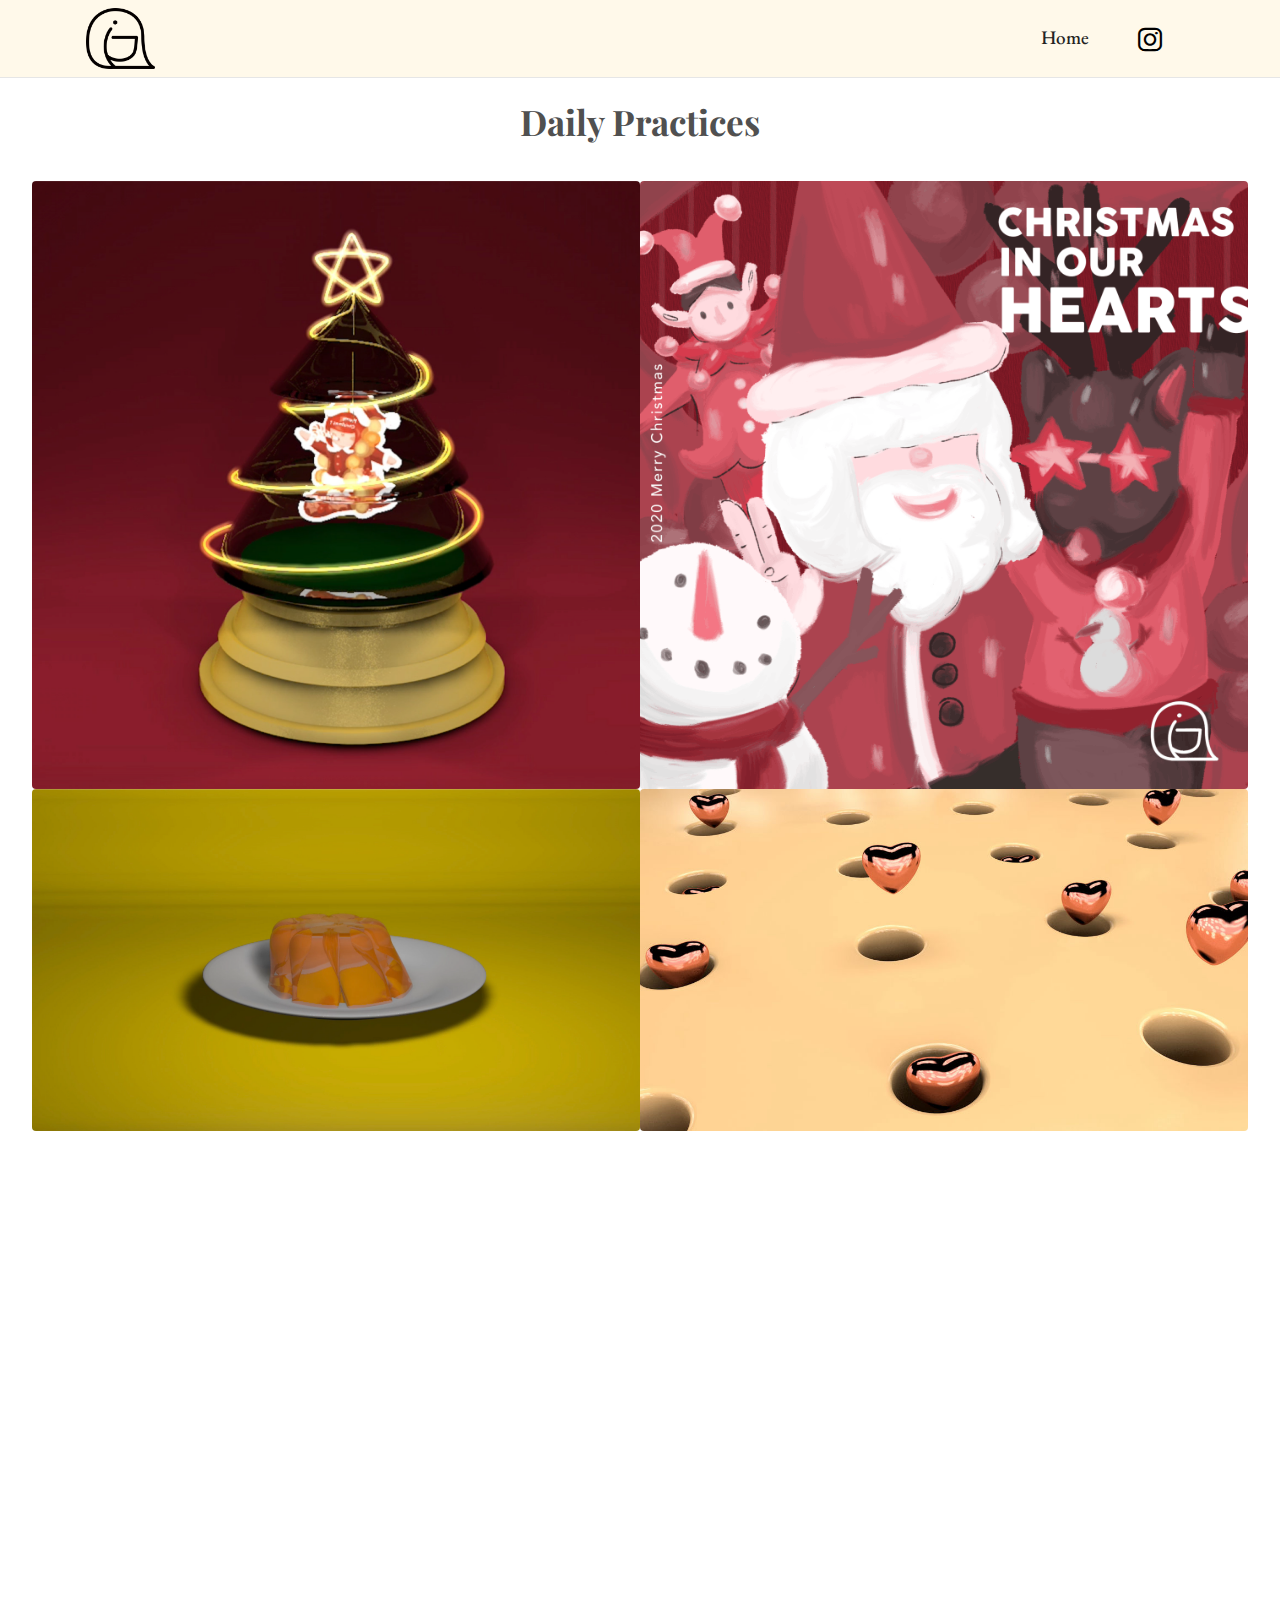
<file: DailyPractices.html>
<!DOCTYPE html>
<html  >
<head>
  <!-- Site made with Mobirise Website Builder v5.3.0, https://mobirise.com -->
  <meta charset="UTF-8">
  <meta http-equiv="X-UA-Compatible" content="IE=edge">
  <meta name="generator" content="Mobirise v5.3.0, mobirise.com">
  <meta name="viewport" content="width=device-width, initial-scale=1, minimum-scale=1">
  <link rel="shortcut icon" href="assets/images/logo3-121x106.png" type="image/x-icon">
  <meta name="description" content="">
  
  
  <title>Daily Practices</title>
  <link rel="stylesheet" href="assets/tether/tether.min.css">
  <link rel="stylesheet" href="assets/bootstrap/css/bootstrap.min.css">
  <link rel="stylesheet" href="assets/bootstrap/css/bootstrap-grid.min.css">
  <link rel="stylesheet" href="assets/bootstrap/css/bootstrap-reboot.min.css">
  <link rel="stylesheet" href="assets/animatecss/animate.css">
  <link rel="stylesheet" href="assets/dropdown/css/style.css">
  <link rel="stylesheet" href="assets/socicon/css/styles.css">
  <link rel="stylesheet" href="assets/theme/css/style.css">
  <link rel="preload" as="style" href="assets/mobirise/css/mbr-additional.css"><link rel="stylesheet" href="assets/mobirise/css/mbr-additional.css" type="text/css">
  
  
  
  
</head>
<body>
  
  <section class="gallery1 cid-ssz6jGSjWP" id="gallery1-43">
    
    
    <div class="container-fluid">
        <div class="mbr-section-head">
            <h4 class="mbr-section-title mbr-fonts-style align-center mb-0 display-5">
                <strong>Daily Practices</strong></h4>
            
        </div>
        <div class="row mt-4">
            <div class="item features-image сol-12 col-md-6 col-lg-6 active">
                <div class="item-wrapper">
                    <div class="item-img">
                        <a href="https://youtu.be/rYYuBuTnERQ"><img src="assets/images/11.png" alt="" data-slide-to="0"></a>
                    </div>
                    
                    
                </div>
            </div><div class="item features-image сol-12 col-md-6 col-lg-6">
                <div class="item-wrapper">
                    <div class="item-img">
                        <img src="assets/images/25christmas2-720x720.png" alt="" title="" data-slide-to="1">
                    </div>
                    
                    
                </div>
            </div><div class="item features-image сol-12 col-md-6 col-lg-6">
                <div class="item-wrapper">
                    <div class="item-img">
                        <a href="https://youtu.be/O-Jr_zx7oj0"><img src="assets/images/10.png" alt="" title="" data-slide-to="2"></a>
                    </div>
                    
                    
                </div>
            </div><div class="item features-image сol-12 col-md-6 col-lg-6">
                <div class="item-wrapper">
                    <div class="item-img">
                        <a href="https://youtu.be/a3Heh_ipI-U"><img src="assets/images/c4d0100-1108x623.jpg" alt="" data-slide-to="3"></a>
                    </div>
                    
                    
                </div>
            </div>
            
            <div class="item features-image сol-12 col-md-6 col-lg-6">
                <div class="item-wrapper">
                    <div class="item-img">
                        <img src="assets/images/love-dine1-2000x2000.png" alt="" title="" data-slide-to="4">
                    </div>
                    
                    
                </div>
            </div><div class="item features-image сol-12 col-md-6 col-lg-6">
                <div class="item-wrapper">
                    <div class="item-img">
                        <img src="assets/images/space-2-738x738.png" alt="" title="" data-slide-to="5">
                    </div>
                    
                    
                </div>
            </div><div class="item features-image сol-12 col-md-6 col-lg-6">
                <div class="item-wrapper">
                    <div class="item-img">
                        <img src="assets/images/2.png" alt="" title="" data-slide-to="6">
                    </div>
                    
                    
                </div>
            </div><div class="item features-image сol-12 col-md-6 col-lg-6">
                <div class="item-wrapper">
                    <div class="item-img">
                        <img src="assets/images/knitcup-1280x720.jpg" alt="" title="" data-slide-to="7">
                    </div>
                    
                    
                </div>
            </div><div class="item features-image сol-12 col-md-6 col-lg-6">
                <div class="item-wrapper">
                    <div class="item-img">
                        <a href="https://youtu.be/uP1Qye9LX0k"><img src="assets/images/animation25-5-738x415.jpg" alt="" title="" data-slide-to="8"></a>
                    </div>
                    
                    
                </div>
            </div><div class="item features-image сol-12 col-md-6 col-lg-6">
                <div class="item-wrapper">
                    <div class="item-img">
                        <img src="assets/images/cup-554x312.jpg" alt="" title="" data-slide-to="9">
                    </div>
                    
                    
                </div>
            </div><div class="item features-image сol-12 col-md-6 col-lg-6">
                <div class="item-wrapper">
                    <div class="item-img">
                        <img src="assets/images/neon-light-hk-2-2560x1600.jpg" alt="" data-slide-to="10">
                    </div>
                    
                    
                </div>
            </div>
            <div class="item features-image сol-12 col-md-6 col-lg-6">
                <div class="item-wrapper">
                    <div class="item-img">
                        <a href="https://youtu.be/GQ6I96ImeIA"><img src="assets/images/12.png" alt="" title="" data-slide-to="11"></a>
                    </div>
                    
                    
                </div>
            </div>
        </div>
    </div>
</section>

<section class="footer7 cid-ssz5vwttHO" once="footers" id="footer7-41">

    

    

    <div class="container">
        <div class="media-container-row align-center mbr-white">
            <div class="col-12">
                <p class="mbr-text mb-0 mbr-fonts-style display-7">
                    © Copyright 2021 Mian Tse - All Rights Reserved
                </p>
            </div>
        </div>
    </div>
</section>

<section class="menu cid-s48OLK6784" once="menu" id="menu1-42">
    
    <nav class="navbar navbar-dropdown navbar-fixed-top navbar-expand-lg">
        <div class="container">
            <div class="navbar-brand">
                <span class="navbar-logo">
                    
                        <a href="index.html"><img src="assets/images/logo3-121x106.png" alt="" style="height: 3.8rem;"></a>
                    
                </span>
                
            </div>
            <button class="navbar-toggler" type="button" data-toggle="collapse" data-target="#navbarSupportedContent" aria-controls="navbarNavAltMarkup" aria-expanded="false" aria-label="Toggle navigation">
                <div class="hamburger">
                    <span></span>
                    <span></span>
                    <span></span>
                    <span></span>
                </div>
            </button>
            <div class="collapse navbar-collapse" id="navbarSupportedContent">
                <ul class="navbar-nav nav-dropdown nav-right" data-app-modern-menu="true"><li class="nav-item"><a class="nav-link link text-black text-primary display-7" href="index.html">
                            Home</a></li></ul>
                <div class="icons-menu">
                    <a class="iconfont-wrapper" href="https://www.instagram.com/instant_nuudle/" target="_blank">
                        <span class="p-2 mbr-iconfont socicon-instagram socicon"></span>
                    </a>
                    
                    
                    
                </div>
                
            </div>
        </div>
    </nav>

</section><section style="background-color: #fff; font-family: -apple-system, BlinkMacSystemFont, 'Segoe UI', 'Roboto', 'Helvetica Neue', Arial, sans-serif; color:#aaa; font-size:12px; padding: 0; align-items: center; display: flex;"><a href="https://mobirise.site/n" style="flex: 1 1; height: 3rem; padding-left: 1rem;"></a><p style="flex: 0 0 auto; margin:0; padding-right:1rem;"><a href="https://mobirise.site/i" style="color:#aaa;">Created with Mobirise</a> site maker</p></section><script src="assets/web/assets/jquery/jquery.min.js"></script>  <script src="assets/popper/popper.min.js"></script>  <script src="assets/tether/tether.min.js"></script>  <script src="assets/bootstrap/js/bootstrap.min.js"></script>  <script src="assets/smoothscroll/smooth-scroll.js"></script>  <script src="assets/viewportchecker/jquery.viewportchecker.js"></script>  <script src="assets/dropdown/js/nav-dropdown.js"></script>  <script src="assets/dropdown/js/navbar-dropdown.js"></script>  <script src="assets/touchswipe/jquery.touch-swipe.min.js"></script>  <script src="assets/theme/js/script.js"></script>  
  
  
 <div id="scrollToTop" class="scrollToTop mbr-arrow-up"><a style="text-align: center;"><i class="mbr-arrow-up-icon mbr-arrow-up-icon-cm cm-icon cm-icon-smallarrow-up"></i></a></div>
    <input name="animation" type="hidden">
  </body>
</html>
</file>
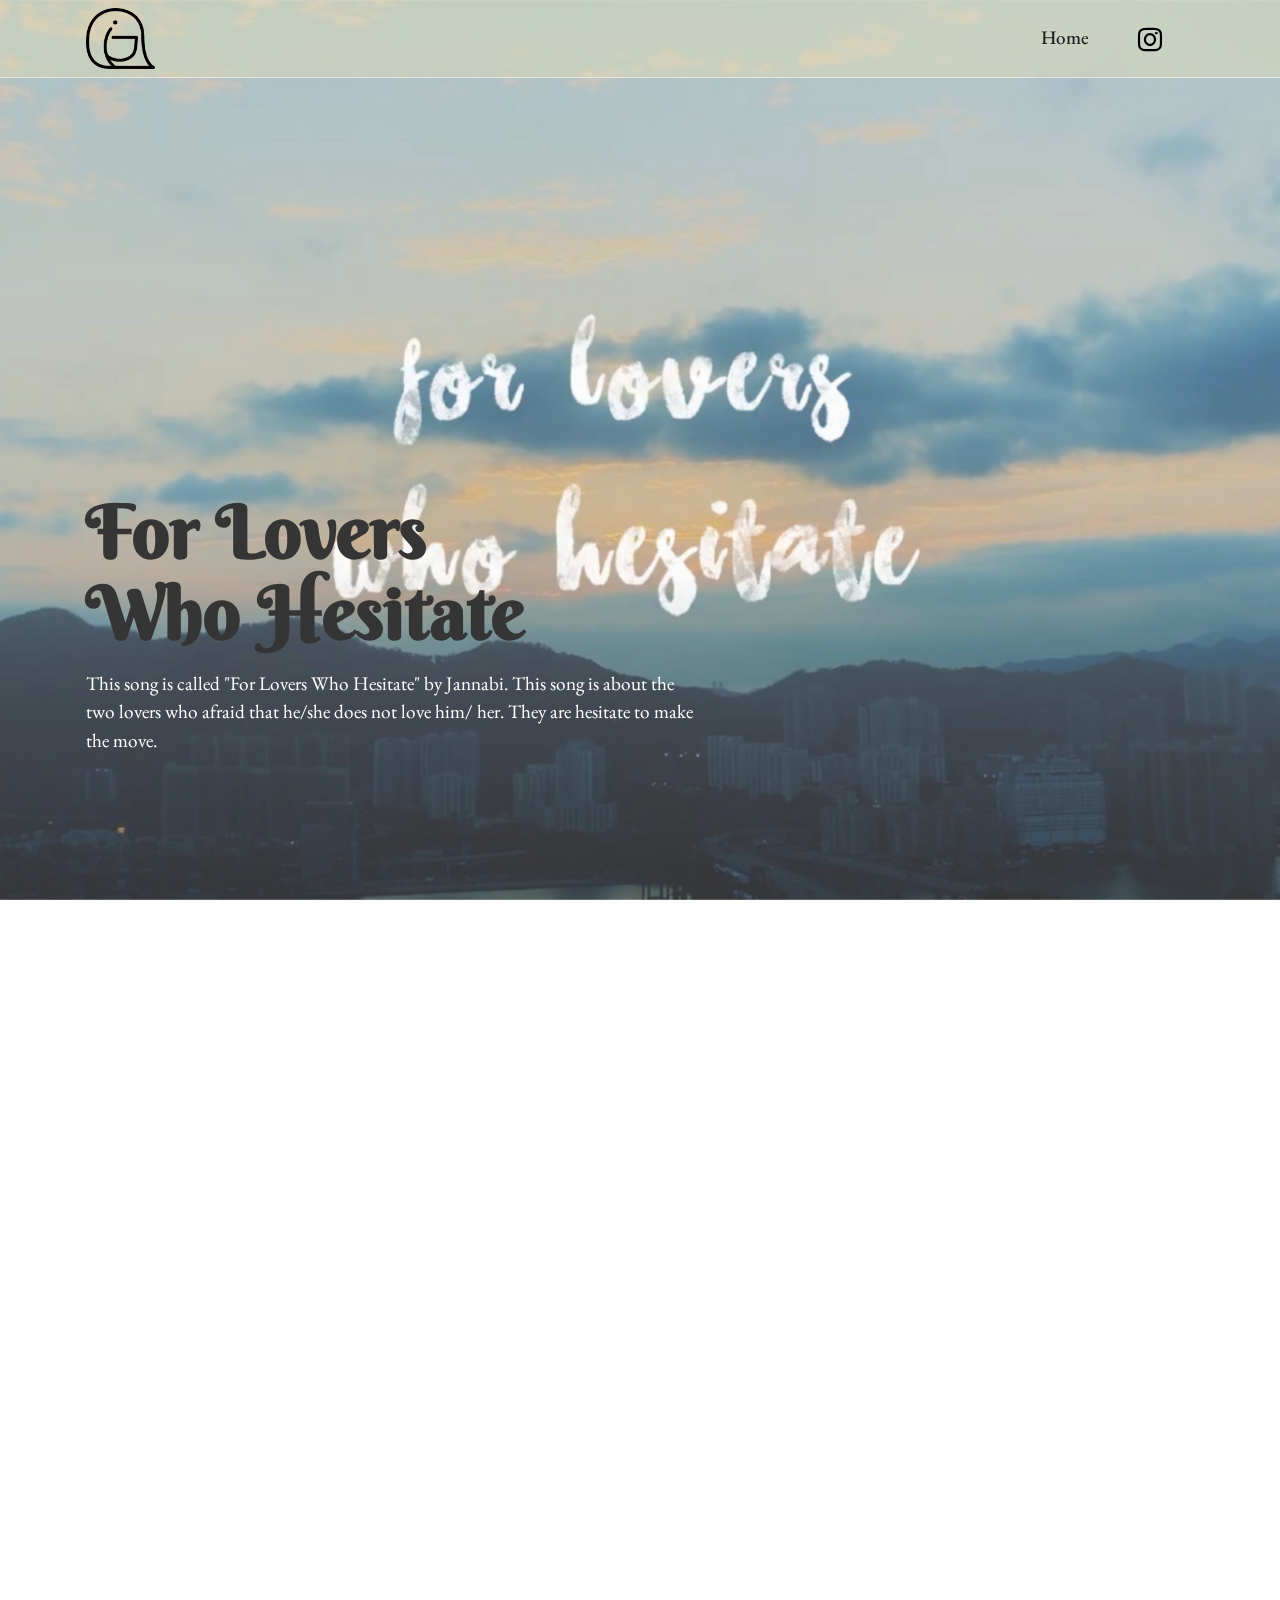
<file: ExperimentalMV.html>
<!DOCTYPE html>
<html  >
<head>
  <!-- Site made with Mobirise Website Builder v5.3.0, https://mobirise.com -->
  <meta charset="UTF-8">
  <meta http-equiv="X-UA-Compatible" content="IE=edge">
  <meta name="generator" content="Mobirise v5.3.0, mobirise.com">
  <meta name="viewport" content="width=device-width, initial-scale=1, minimum-scale=1">
  <link rel="shortcut icon" href="assets/images/logo3-121x106.png" type="image/x-icon">
  <meta name="description" content="">
  
  
  <title>Experimental MV</title>
  <link rel="stylesheet" href="assets/tether/tether.min.css">
  <link rel="stylesheet" href="assets/bootstrap/css/bootstrap.min.css">
  <link rel="stylesheet" href="assets/bootstrap/css/bootstrap-grid.min.css">
  <link rel="stylesheet" href="assets/bootstrap/css/bootstrap-reboot.min.css">
  <link rel="stylesheet" href="assets/animatecss/animate.css">
  <link rel="stylesheet" href="assets/dropdown/css/style.css">
  <link rel="stylesheet" href="assets/socicon/css/styles.css">
  <link rel="stylesheet" href="assets/theme/css/style.css">
  <link rel="preload" as="style" href="assets/mobirise/css/mbr-additional.css"><link rel="stylesheet" href="assets/mobirise/css/mbr-additional.css" type="text/css">
  
  
  
  
</head>
<body>
  
  <section class="header4 cid-ssz2jkrD1H mbr-fullscreen mbr-parallax-background" id="header4-3s">

    
    
    <div class="container">
        <div class="row">
            <div class="content-wrap">
                <h1 class="mbr-section-title mbr-fonts-style mbr-white mb-3 display-1"><strong>For Lovers&nbsp;</strong><br><strong>Who Hesitate</strong></h1>
                
                <p class="mbr-fonts-style mbr-text mbr-white mb-3 display-7">This song is called "For Lovers Who Hesitate" by Jannabi. This song is about the two lovers who afraid that he/she does not love him/ her. They are hesitate to make the move.<br></p>

                
            </div>
        </div>
    </div>
</section>

<section class="video4 cid-ssz2Ea4L1x" id="video4-3z">
    
    
    <div class="container">
        <div class="title-wrapper mb-5">
            
        </div>
        <div class="row align-items-center">
            <div class="col-12 col-lg-6 video-block">
                <div class="video-wrapper"><iframe class="mbr-embedded-video" src="https://www.youtube.com/embed/FYz5vH1Xuek?rel=0&amp;amp;showinfo=0&amp;autoplay=0&amp;loop=0" width="1280" height="720" frameborder="0" allowfullscreen></iframe></div>
                
            </div>
            <div class="col-12 col-lg">
                <div class="text-wrapper">
                    <h5 class="mbr-section-subtitle mbr-fonts-style mb-3 display-5"><strong>The Concept of <br>Day and Night</strong></h5>
                    <p class="mbr-text mbr-fonts-style display-7">I focus on the concept of day and night. I took some videos in daytime and nightime. The song is steady and a little bit slow. Therefore, I want create a romantic and sad feeling. I use the flares to enhance the beauty of the sun. I also filmed the ocean, the sky and other landscape with a vintage colour grading to create the romantic but sad mood. Finally, I use totch to generate green and white light on a black cardboard to symbolize moon and sun. I think this is more effective than using stop motion. The come and leave of the lights could achieve the suitable feeling of my story.<br></p>
                </div>
            </div>
        </div>
    </div>
</section>

<section class="menu cid-ssz2jnXOph" once="menu" id="menu1-3x">
    
    <nav class="navbar navbar-dropdown navbar-fixed-top navbar-expand-lg">
        <div class="container">
            <div class="navbar-brand">
                <span class="navbar-logo">
                    
                        <a href="index.html"><img src="assets/images/logo3-121x106.png" alt="" style="height: 3.8rem;"></a>
                    
                </span>
                
            </div>
            <button class="navbar-toggler" type="button" data-toggle="collapse" data-target="#navbarSupportedContent" aria-controls="navbarNavAltMarkup" aria-expanded="false" aria-label="Toggle navigation">
                <div class="hamburger">
                    <span></span>
                    <span></span>
                    <span></span>
                    <span></span>
                </div>
            </button>
            <div class="collapse navbar-collapse" id="navbarSupportedContent">
                <ul class="navbar-nav nav-dropdown nav-right" data-app-modern-menu="true"><li class="nav-item"><a class="nav-link link text-black text-primary display-7" href="index.html">
                            Home</a></li></ul>
                <div class="icons-menu">
                    <a class="iconfont-wrapper" href="https://www.instagram.com/instant_nuudle/" target="_blank">
                        <span class="p-2 mbr-iconfont socicon-instagram socicon"></span>
                    </a>
                    
                    
                    
                </div>
                
            </div>
        </div>
    </nav>

</section>

<section class="footer7 cid-ssz2jotTFf" once="footers" id="footer7-3y">

    

    

    <div class="container">
        <div class="media-container-row align-center mbr-white">
            <div class="col-12">
                <p class="mbr-text mb-0 mbr-fonts-style display-7">
                    © Copyright 2021 Mian Tse - All Rights Reserved
                </p>
            </div>
        </div>
    </div>
</section><section style="background-color: #fff; font-family: -apple-system, BlinkMacSystemFont, 'Segoe UI', 'Roboto', 'Helvetica Neue', Arial, sans-serif; color:#aaa; font-size:12px; padding: 0; align-items: center; display: flex;"><a href="https://mobirise.site/r" style="flex: 1 1; height: 3rem; padding-left: 1rem;"></a><p style="flex: 0 0 auto; margin:0; padding-right:1rem;"><a href="https://mobirise.site" style="color:#aaa;">mobirise.com</a> web maker</p></section><script src="assets/web/assets/jquery/jquery.min.js"></script>  <script src="assets/popper/popper.min.js"></script>  <script src="assets/tether/tether.min.js"></script>  <script src="assets/bootstrap/js/bootstrap.min.js"></script>  <script src="assets/smoothscroll/smooth-scroll.js"></script>  <script src="assets/viewportchecker/jquery.viewportchecker.js"></script>  <script src="assets/parallax/jarallax.min.js"></script>  <script src="assets/playervimeo/vimeo_player.js"></script>  <script src="assets/dropdown/js/nav-dropdown.js"></script>  <script src="assets/dropdown/js/navbar-dropdown.js"></script>  <script src="assets/touchswipe/jquery.touch-swipe.min.js"></script>  <script src="assets/theme/js/script.js"></script>  
  
  
 <div id="scrollToTop" class="scrollToTop mbr-arrow-up"><a style="text-align: center;"><i class="mbr-arrow-up-icon mbr-arrow-up-icon-cm cm-icon cm-icon-smallarrow-up"></i></a></div>
    <input name="animation" type="hidden">
  </body>
</html>
</file>
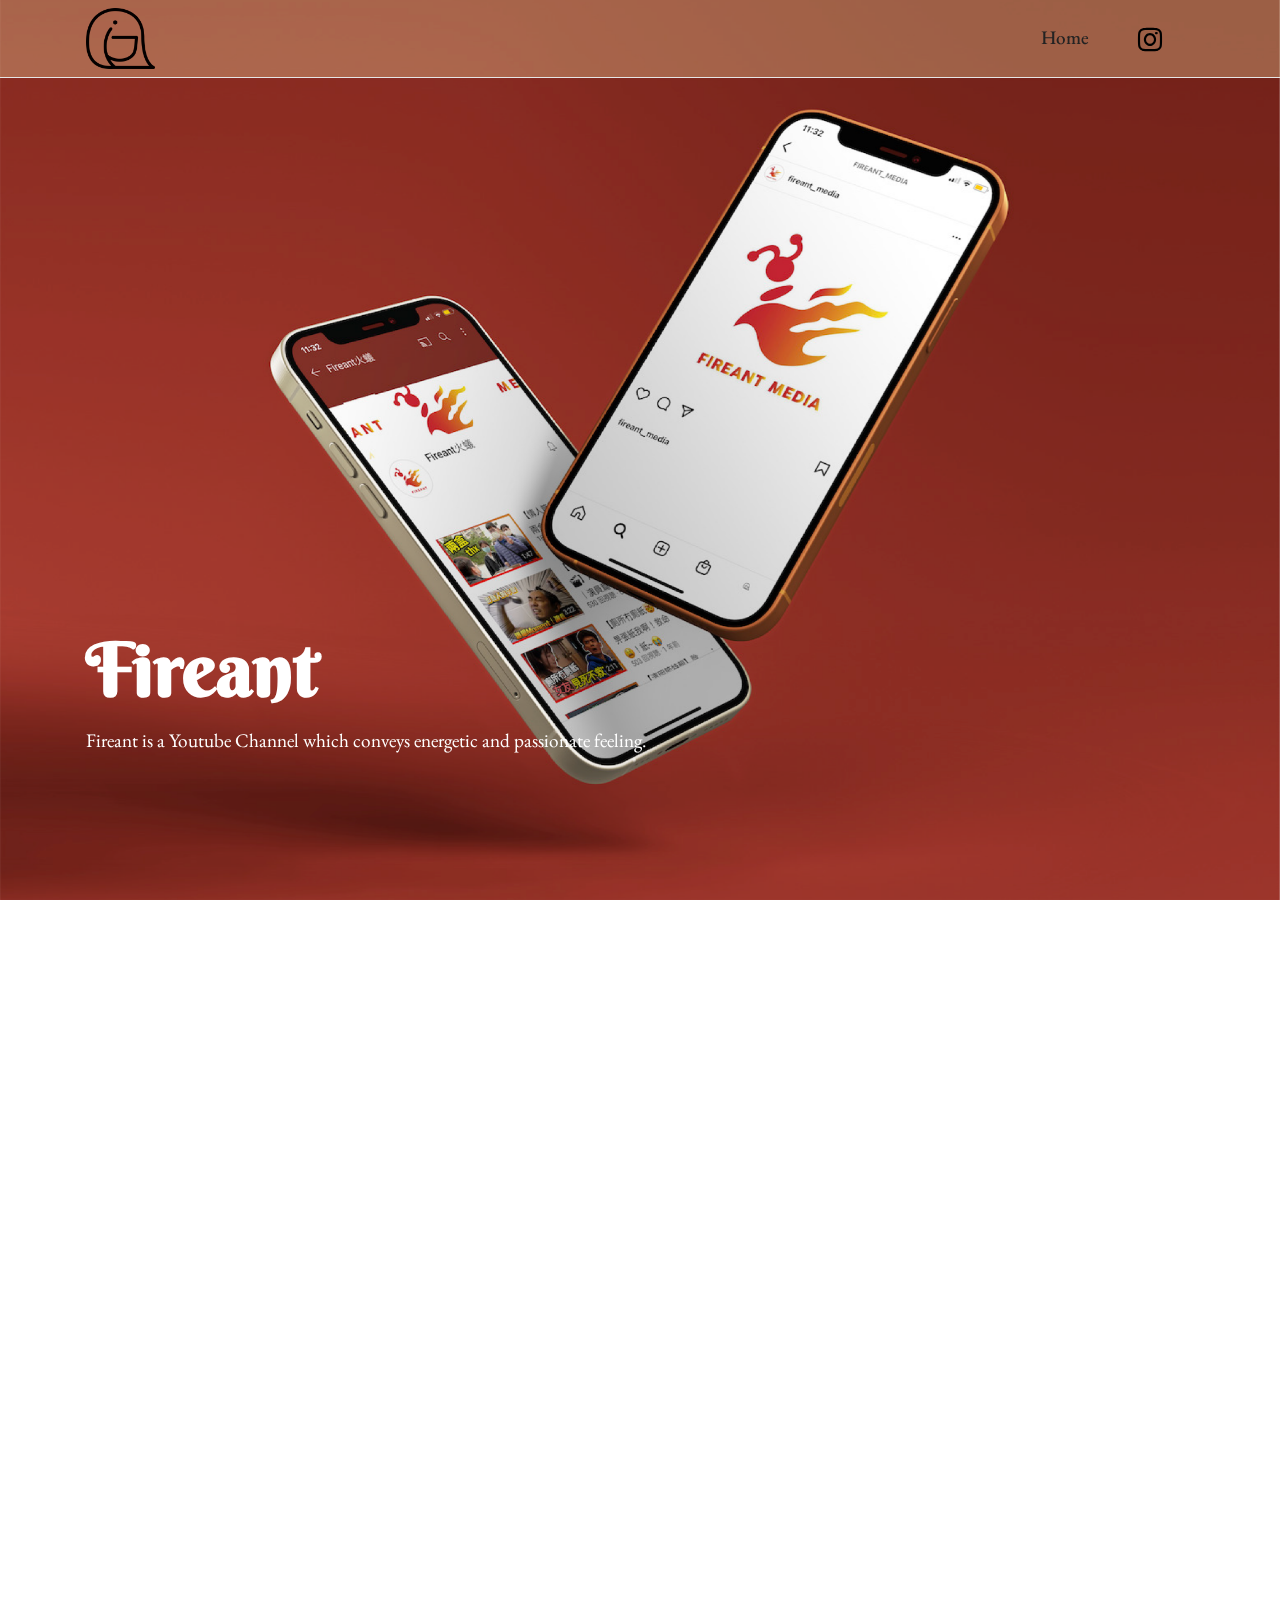
<file: Fireant.html>
<!DOCTYPE html>
<html  >
<head>
  <!-- Site made with Mobirise Website Builder v5.3.0, https://mobirise.com -->
  <meta charset="UTF-8">
  <meta http-equiv="X-UA-Compatible" content="IE=edge">
  <meta name="generator" content="Mobirise v5.3.0, mobirise.com">
  <meta name="viewport" content="width=device-width, initial-scale=1, minimum-scale=1">
  <link rel="shortcut icon" href="assets/images/logo3-121x106.png" type="image/x-icon">
  <meta name="description" content="">
  
  
  <title>Fireant</title>
  <link rel="stylesheet" href="assets/tether/tether.min.css">
  <link rel="stylesheet" href="assets/bootstrap/css/bootstrap.min.css">
  <link rel="stylesheet" href="assets/bootstrap/css/bootstrap-grid.min.css">
  <link rel="stylesheet" href="assets/bootstrap/css/bootstrap-reboot.min.css">
  <link rel="stylesheet" href="assets/animatecss/animate.css">
  <link rel="stylesheet" href="assets/dropdown/css/style.css">
  <link rel="stylesheet" href="assets/socicon/css/styles.css">
  <link rel="stylesheet" href="assets/theme/css/style.css">
  <link rel="preload" as="style" href="assets/mobirise/css/mbr-additional.css"><link rel="stylesheet" href="assets/mobirise/css/mbr-additional.css" type="text/css">
  
  
  
  
</head>
<body>
  
  <section class="header4 cid-ssyPn3jBRS mbr-fullscreen mbr-parallax-background" id="header4-3b">

    
    
    <div class="container">
        <div class="row">
            <div class="content-wrap">
                <h1 class="mbr-section-title mbr-fonts-style mbr-white mb-3 display-1">
                    <strong>Fireant</strong><br></h1>
                
                <p class="mbr-fonts-style mbr-text mbr-white mb-3 display-7">Fireant is a Youtube Channel which conveys energetic and passionate feeling.&nbsp;</p>

                
            </div>
        </div>
    </div>
</section>

<section class="image1 cid-ssyPn5Zsoe" id="image1-3e">
    

    

    <div class="container">
        <div class="row align-items-center">
            <div class="col-12 col-lg-6">
                <div class="image-wrapper">
                    <img src="assets/images/fireantlogo4-1266x1266.jpg" alt="Mobirise">
                    
                </div>
            </div>
            <div class="col-12 col-lg">
                <div class="text-wrapper">
                    <h3 class="mbr-section-title mbr-fonts-style mb-3 display-5"><strong>The Logo of Passion&nbsp;</strong></h3>
                    <p class="mbr-text mbr-fonts-style display-7">
                        The logo is the shape of an ant and with a big "F" in fire for the body. The colour chosen is called "Red Lead"(#E83828). Lead is a material that have high corrosion resistance. It is a hope thay Fireants could be resistant to all challenges.</p>
                </div>
            </div>
        </div>
    </div>
</section>

<section class="image5 cid-ssyT9QZ6p7" id="image5-3j">
    
    
    <div class="container">
        <div class="row">
            <div class="col-12 col-md-12">
                <div class="row">
                    <div class="col-12 col-lg-6">
                        <div class="img-item mb-3">
                            <img src="assets/images/6.png" alt="">
                            <p class="mbr-fonts-style align-center mt-2 display-7"></p>
                        </div>
                    </div>
                    <div class="col-12 col-lg">
                        <div class="img-item mb-3">
                            <img src="assets/images/7.png" alt="">
                            <p class="mbr-fonts-style align-center mt-2 display-7">Emoji made for Fireants</p>
                        </div>
                    </div>
                </div>
            </div>
        </div>
    </div>
</section>

<section class="menu cid-ssyPn7dKk3" once="menu" id="menu1-3g">
    
    <nav class="navbar navbar-dropdown navbar-fixed-top navbar-expand-lg">
        <div class="container">
            <div class="navbar-brand">
                <span class="navbar-logo">
                    
                        <a href="index.html"><img src="assets/images/logo3-121x106.png" alt="" style="height: 3.8rem;"></a>
                    
                </span>
                
            </div>
            <button class="navbar-toggler" type="button" data-toggle="collapse" data-target="#navbarSupportedContent" aria-controls="navbarNavAltMarkup" aria-expanded="false" aria-label="Toggle navigation">
                <div class="hamburger">
                    <span></span>
                    <span></span>
                    <span></span>
                    <span></span>
                </div>
            </button>
            <div class="collapse navbar-collapse" id="navbarSupportedContent">
                <ul class="navbar-nav nav-dropdown nav-right" data-app-modern-menu="true"><li class="nav-item"><a class="nav-link link text-black text-primary display-7" href="index.html">
                            Home</a></li></ul>
                <div class="icons-menu">
                    <a class="iconfont-wrapper" href="https://www.instagram.com/instant_nuudle/" target="_blank">
                        <span class="p-2 mbr-iconfont socicon-instagram socicon"></span>
                    </a>
                    
                    
                    
                </div>
                
            </div>
        </div>
    </nav>

</section>

<section class="footer7 cid-ssyPn7P3Qn" once="footers" id="footer7-3h">

    

    

    <div class="container">
        <div class="media-container-row align-center mbr-white">
            <div class="col-12">
                <p class="mbr-text mb-0 mbr-fonts-style display-7">
                    © Copyright 2021 Mian Tse - All Rights Reserved
                </p>
            </div>
        </div>
    </div>
</section><section style="background-color: #fff; font-family: -apple-system, BlinkMacSystemFont, 'Segoe UI', 'Roboto', 'Helvetica Neue', Arial, sans-serif; color:#aaa; font-size:12px; padding: 0; align-items: center; display: flex;"><a href="https://mobirise.site/z" style="flex: 1 1; height: 3rem; padding-left: 1rem;"></a><p style="flex: 0 0 auto; margin:0; padding-right:1rem;">Made with <a href="https://mobirise.site/b" style="color:#aaa;">Mobirise</a> templates</p></section><script src="assets/web/assets/jquery/jquery.min.js"></script>  <script src="assets/popper/popper.min.js"></script>  <script src="assets/tether/tether.min.js"></script>  <script src="assets/bootstrap/js/bootstrap.min.js"></script>  <script src="assets/smoothscroll/smooth-scroll.js"></script>  <script src="assets/viewportchecker/jquery.viewportchecker.js"></script>  <script src="assets/parallax/jarallax.min.js"></script>  <script src="assets/dropdown/js/nav-dropdown.js"></script>  <script src="assets/dropdown/js/navbar-dropdown.js"></script>  <script src="assets/touchswipe/jquery.touch-swipe.min.js"></script>  <script src="assets/theme/js/script.js"></script>  
  
  
 <div id="scrollToTop" class="scrollToTop mbr-arrow-up"><a style="text-align: center;"><i class="mbr-arrow-up-icon mbr-arrow-up-icon-cm cm-icon cm-icon-smallarrow-up"></i></a></div>
    <input name="animation" type="hidden">
  </body>
</html>
</file>
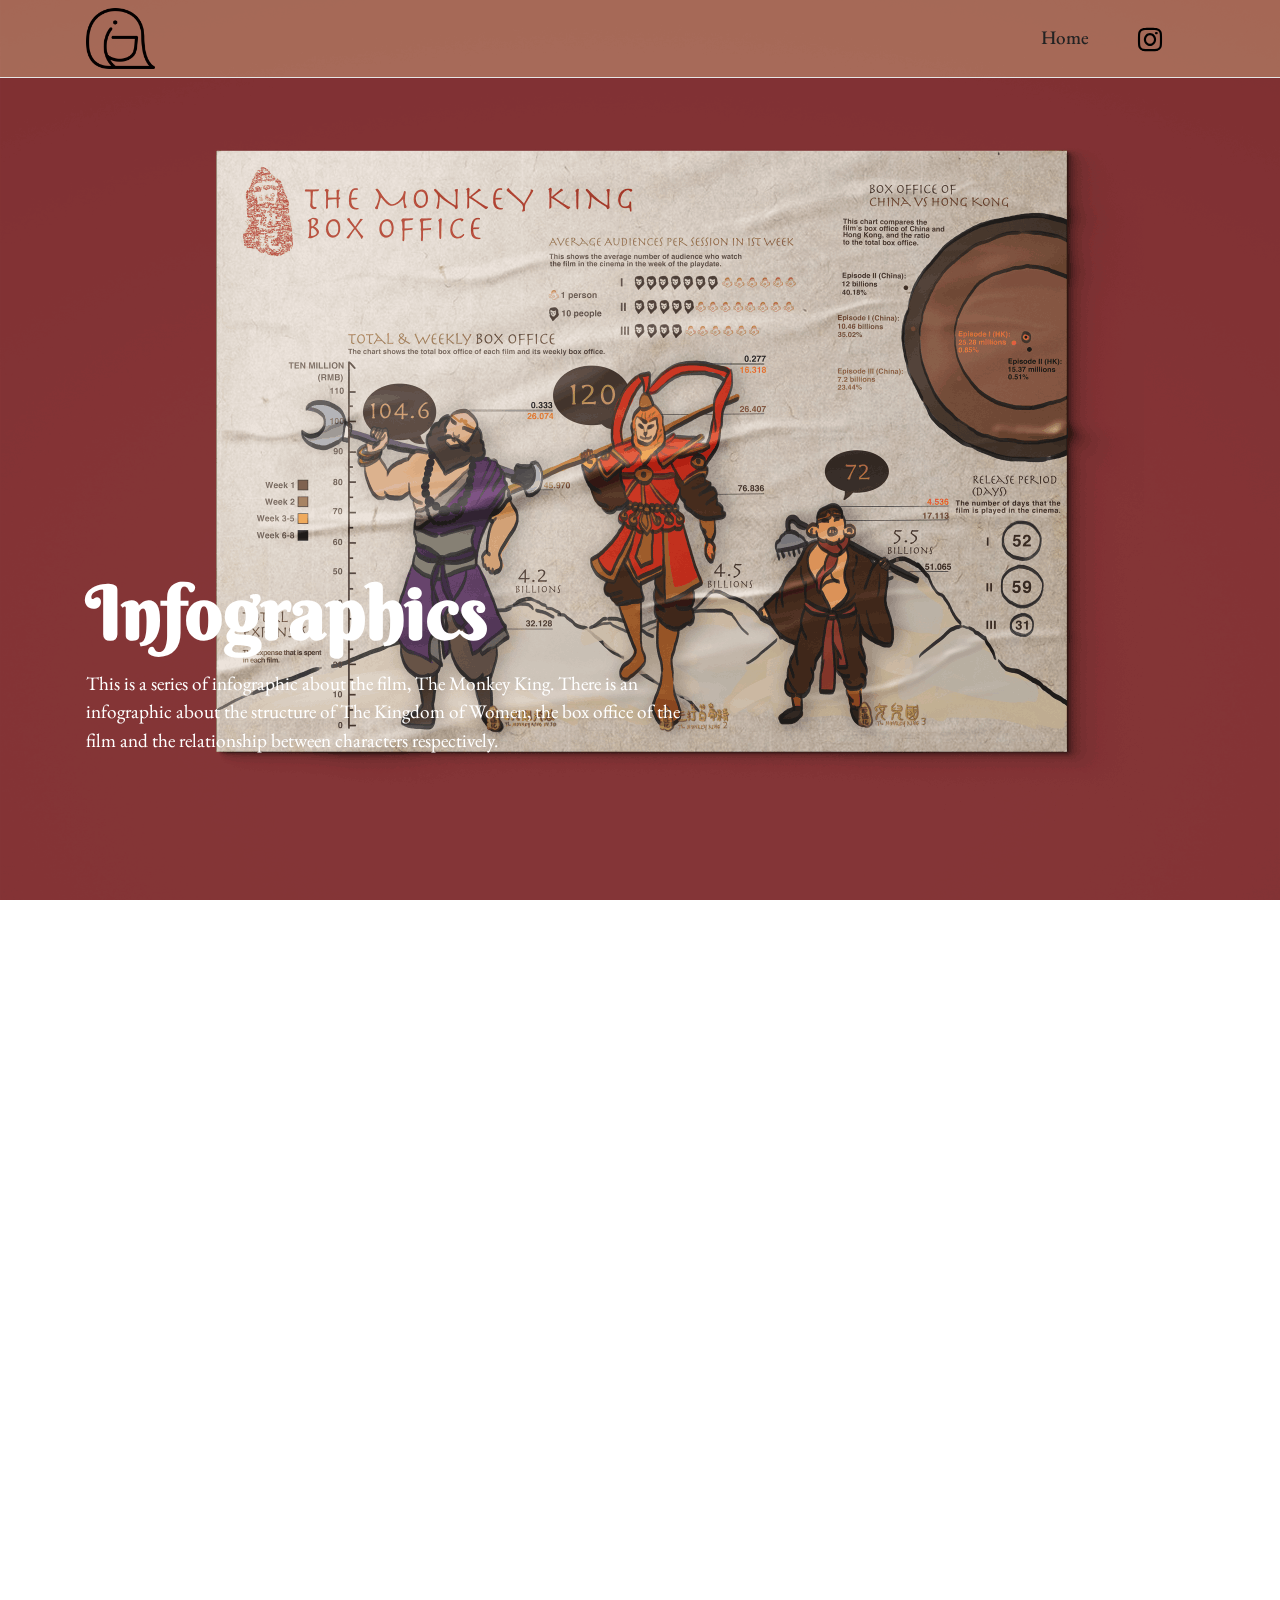
<file: Infographic.html>
<!DOCTYPE html>
<html  >
<head>
  <!-- Site made with Mobirise Website Builder v5.3.0, https://mobirise.com -->
  <meta charset="UTF-8">
  <meta http-equiv="X-UA-Compatible" content="IE=edge">
  <meta name="generator" content="Mobirise v5.3.0, mobirise.com">
  <meta name="viewport" content="width=device-width, initial-scale=1, minimum-scale=1">
  <link rel="shortcut icon" href="assets/images/logo3-121x106.png" type="image/x-icon">
  <meta name="description" content="">
  
  
  <title>Infographic</title>
  <link rel="stylesheet" href="assets/web/assets/mobirise-icons2/mobirise2.css">
  <link rel="stylesheet" href="assets/tether/tether.min.css">
  <link rel="stylesheet" href="assets/bootstrap/css/bootstrap.min.css">
  <link rel="stylesheet" href="assets/bootstrap/css/bootstrap-grid.min.css">
  <link rel="stylesheet" href="assets/bootstrap/css/bootstrap-reboot.min.css">
  <link rel="stylesheet" href="assets/animatecss/animate.css">
  <link rel="stylesheet" href="assets/dropdown/css/style.css">
  <link rel="stylesheet" href="assets/socicon/css/styles.css">
  <link rel="stylesheet" href="assets/theme/css/style.css">
  <link rel="preload" as="style" href="assets/mobirise/css/mbr-additional.css"><link rel="stylesheet" href="assets/mobirise/css/mbr-additional.css" type="text/css">
  
  
  
  
</head>
<body>
  
  <section class="header4 cid-ssyTxUcOpZ mbr-fullscreen mbr-parallax-background" id="header4-3k">

    
    
    <div class="container">
        <div class="row">
            <div class="content-wrap">
                <h1 class="mbr-section-title mbr-fonts-style mbr-white mb-3 display-1"><strong>Infographics</strong></h1>
                
                <p class="mbr-fonts-style mbr-text mbr-white mb-3 display-7">
                    This is a series of infographic about the film, The Monkey King. There is an infographic about the structure of The Kingdom of Women, the box office of the film and the relationship between characters respectively. 
                </p>

                
            </div>
        </div>
    </div>
</section>

<section class="slider2 cid-ssyTxULBz0" id="slider2-3l">
    

    
    <div class="container">
        <div class="row justify-content-center">
            <div class="col-12 col-md-12">
                <div class="carousel slide carousel-fade" id="svXTCg8MTD" data-ride="carousel" data-interval="5000">
                    
                    <ol class="carousel-indicators">
                        <li data-slide-to="0" class="active" data-target="#svXTCg8MTD"></li>
                        <li data-slide-to="1" data-target="#svXTCg8MTD"></li>
                        <li data-slide-to="2" data-target="#svXTCg8MTD"></li><li data-slide-to="3" data-target="#svXTCg8MTD"></li>
                    </ol>
                    <div class="carousel-inner">
                        <div class="carousel-item slider-image item active">
                            <div class="item-wrapper">
                                <img class="d-block w-100" src="assets/images/info1mockup-1076x861.png">
                                <div class="carousel-caption d-none d-md-block">
                                    <h5 class="mbr-section-subtitle mbr-fonts-style display-7">
                                        Structure of Kingdom Of&nbsp; Women<strong>&nbsp;</strong></h5>
                                    
                                </div>
                            </div>
                        </div>
                        <div class="carousel-item slider-image item">
                            <div class="item-wrapper">
                                <img class="d-block w-100" src="assets/images/info2mockup-1280x1024.png" data-slide-to="1">
                                <div class="carousel-caption d-none d-md-block">
                                    <h5 class="mbr-section-subtitle mbr-fonts-style display-7">Movie Box Office</h5>
                                    
                                </div>
                            </div>
                        </div><div class="carousel-item slider-image item">
                            <div class="item-wrapper">
                                <img class="d-block w-100" src="assets/images/info3mockup-1280x1024.png" data-slide-to="2">
                                <div class="carousel-caption d-none d-md-block">
                                    <h5 class="mbr-section-subtitle mbr-fonts-style display-7">
                                        Relationship of Characters</h5>
                                    
                                </div>
                            </div>
                        </div><div class="carousel-item slider-image item">
                            <div class="item-wrapper">
                                <img class="d-block w-100" src="assets/images/visual-instruction13-2000x1033.jpg" data-slide-to="3">
                                <div class="carousel-caption d-none d-md-block">
                                    <h5 class="mbr-section-subtitle mbr-fonts-style display-7">3D structure of the Kingdom</h5>
                                    
                                </div>
                            </div>
                        </div>
                        
                    </div>
                    <a class="carousel-control carousel-control-prev" role="button" data-slide="prev" href="#svXTCg8MTD">
                        <span class="mobi-mbri mobi-mbri-arrow-prev" aria-hidden="true"></span>
                        <span class="sr-only">Previous</span>
                    </a>
                    <a class="carousel-control carousel-control-next" role="button" data-slide="next" href="#svXTCg8MTD">
                        <span class="mobi-mbri mobi-mbri-arrow-next" aria-hidden="true"></span>
                        <span class="sr-only">Next</span>
                    </a>
                </div>
            </div>
        </div>
    </div>
</section>

<section class="image3 cid-ssyXR9Wdus" id="image3-3r">
    

    

    <div class="container">
        <div class="row justify-content-center">
            <div class="col-12 col-lg-10">
                <div class="image-wrapper">
                    <img src="assets/images/section-1836x382.png" alt="Mobirise">
                    <p class="mbr-description mbr-fonts-style mt-2 align-center display-7">Section View of Kingdom Of Women</p>
                </div>
            </div>
        </div>
    </div>
</section>

<section class="menu cid-ssyTxYza2v" once="menu" id="menu1-3p">
    
    <nav class="navbar navbar-dropdown navbar-fixed-top navbar-expand-lg">
        <div class="container">
            <div class="navbar-brand">
                <span class="navbar-logo">
                    
                        <a href="index.html"><img src="assets/images/logo3-121x106.png" alt="" style="height: 3.8rem;"></a>
                    
                </span>
                
            </div>
            <button class="navbar-toggler" type="button" data-toggle="collapse" data-target="#navbarSupportedContent" aria-controls="navbarNavAltMarkup" aria-expanded="false" aria-label="Toggle navigation">
                <div class="hamburger">
                    <span></span>
                    <span></span>
                    <span></span>
                    <span></span>
                </div>
            </button>
            <div class="collapse navbar-collapse" id="navbarSupportedContent">
                <ul class="navbar-nav nav-dropdown nav-right" data-app-modern-menu="true"><li class="nav-item"><a class="nav-link link text-black text-primary display-7" href="index.html">
                            Home</a></li></ul>
                <div class="icons-menu">
                    <a class="iconfont-wrapper" href="https://www.instagram.com/instant_nuudle/" target="_blank">
                        <span class="p-2 mbr-iconfont socicon-instagram socicon"></span>
                    </a>
                    
                    
                    
                </div>
                
            </div>
        </div>
    </nav>

</section>

<section class="footer7 cid-ssyTxZsOOV" once="footers" id="footer7-3q">

    

    

    <div class="container">
        <div class="media-container-row align-center mbr-white">
            <div class="col-12">
                <p class="mbr-text mb-0 mbr-fonts-style display-7">
                    © Copyright 2021 Mian Tse - All Rights Reserved
                </p>
            </div>
        </div>
    </div>
</section><section style="background-color: #fff; font-family: -apple-system, BlinkMacSystemFont, 'Segoe UI', 'Roboto', 'Helvetica Neue', Arial, sans-serif; color:#aaa; font-size:12px; padding: 0; align-items: center; display: flex;"><a href="https://mobirise.site/p" style="flex: 1 1; height: 3rem; padding-left: 1rem;"></a><p style="flex: 0 0 auto; margin:0; padding-right:1rem;">How to build your own website - <a href="https://mobirise.site/x" style="color:#aaa;">Try now</a></p></section><script src="assets/web/assets/jquery/jquery.min.js"></script>  <script src="assets/popper/popper.min.js"></script>  <script src="assets/tether/tether.min.js"></script>  <script src="assets/bootstrap/js/bootstrap.min.js"></script>  <script src="assets/smoothscroll/smooth-scroll.js"></script>  <script src="assets/viewportchecker/jquery.viewportchecker.js"></script>  <script src="assets/parallax/jarallax.min.js"></script>  <script src="assets/dropdown/js/nav-dropdown.js"></script>  <script src="assets/dropdown/js/navbar-dropdown.js"></script>  <script src="assets/touchswipe/jquery.touch-swipe.min.js"></script>  <script src="assets/theme/js/script.js"></script>  
  
  
 <div id="scrollToTop" class="scrollToTop mbr-arrow-up"><a style="text-align: center;"><i class="mbr-arrow-up-icon mbr-arrow-up-icon-cm cm-icon cm-icon-smallarrow-up"></i></a></div>
    <input name="animation" type="hidden">
  </body>
</html>
</file>
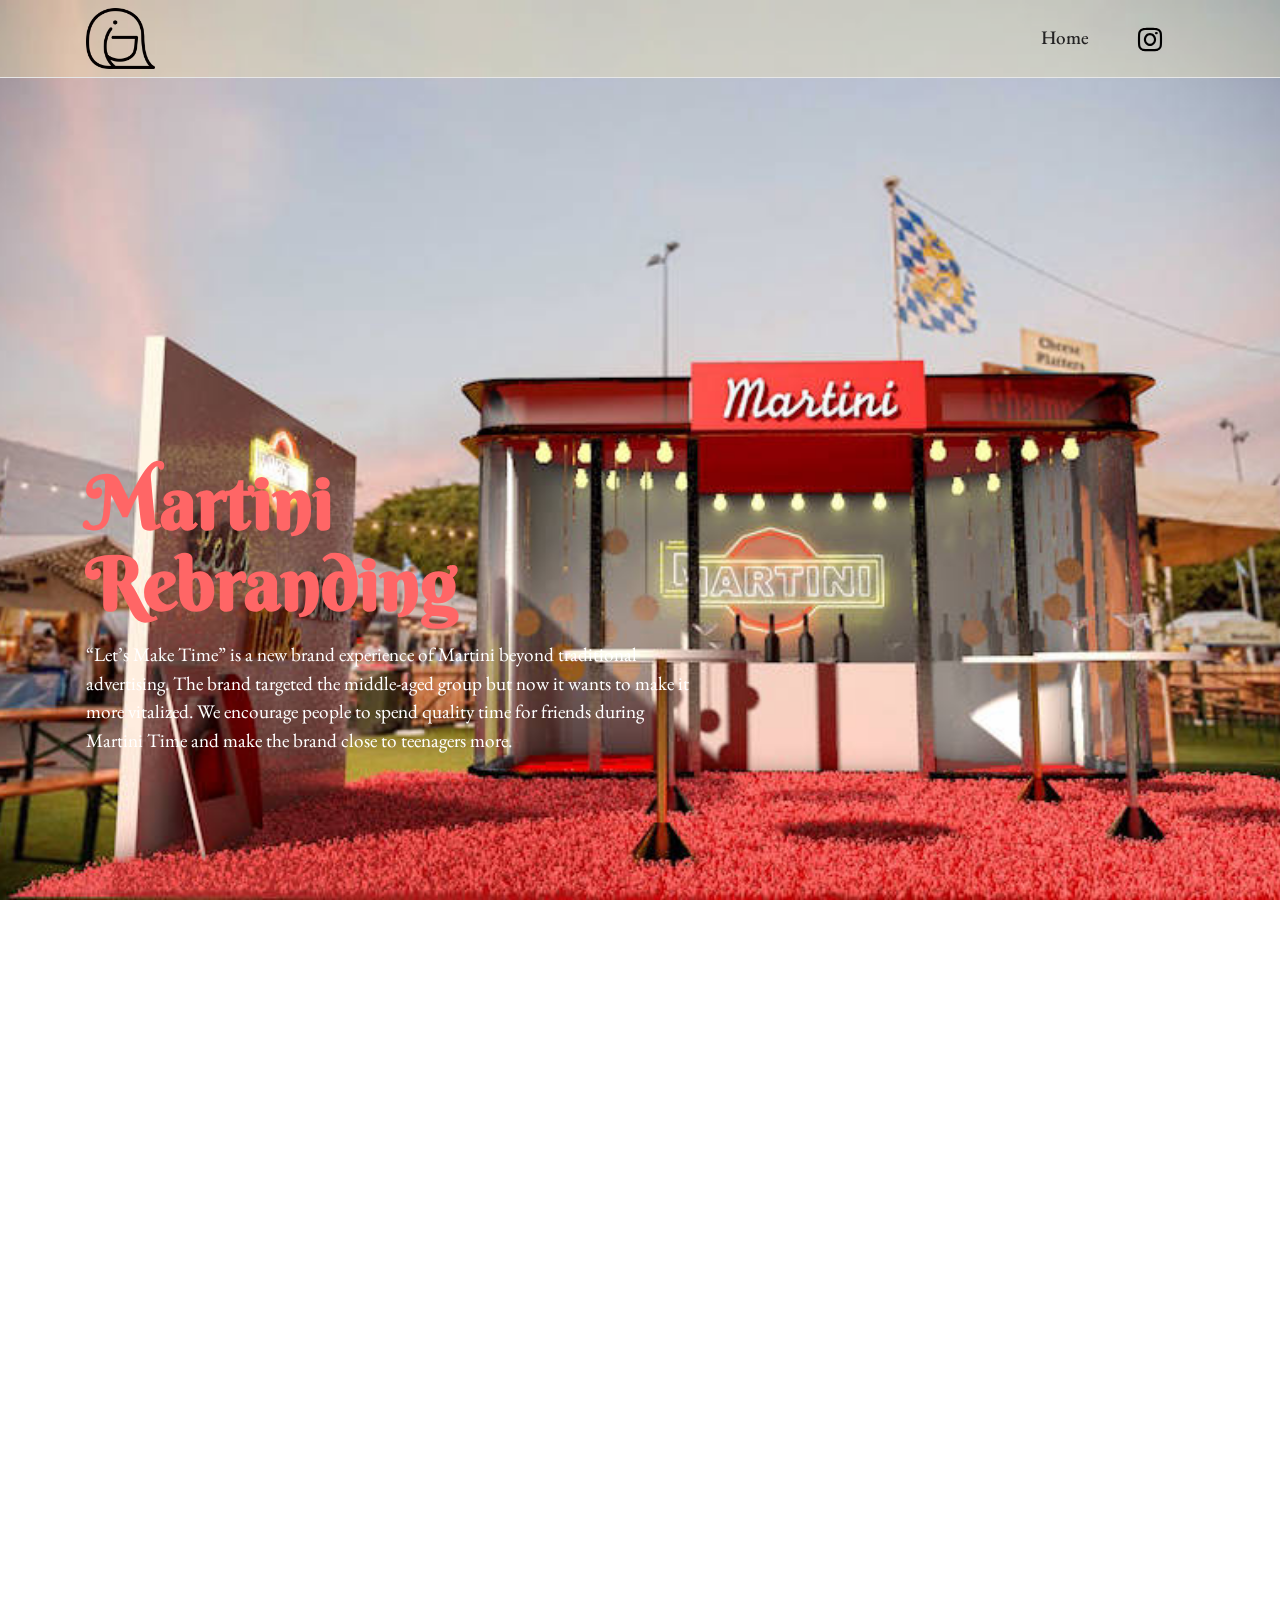
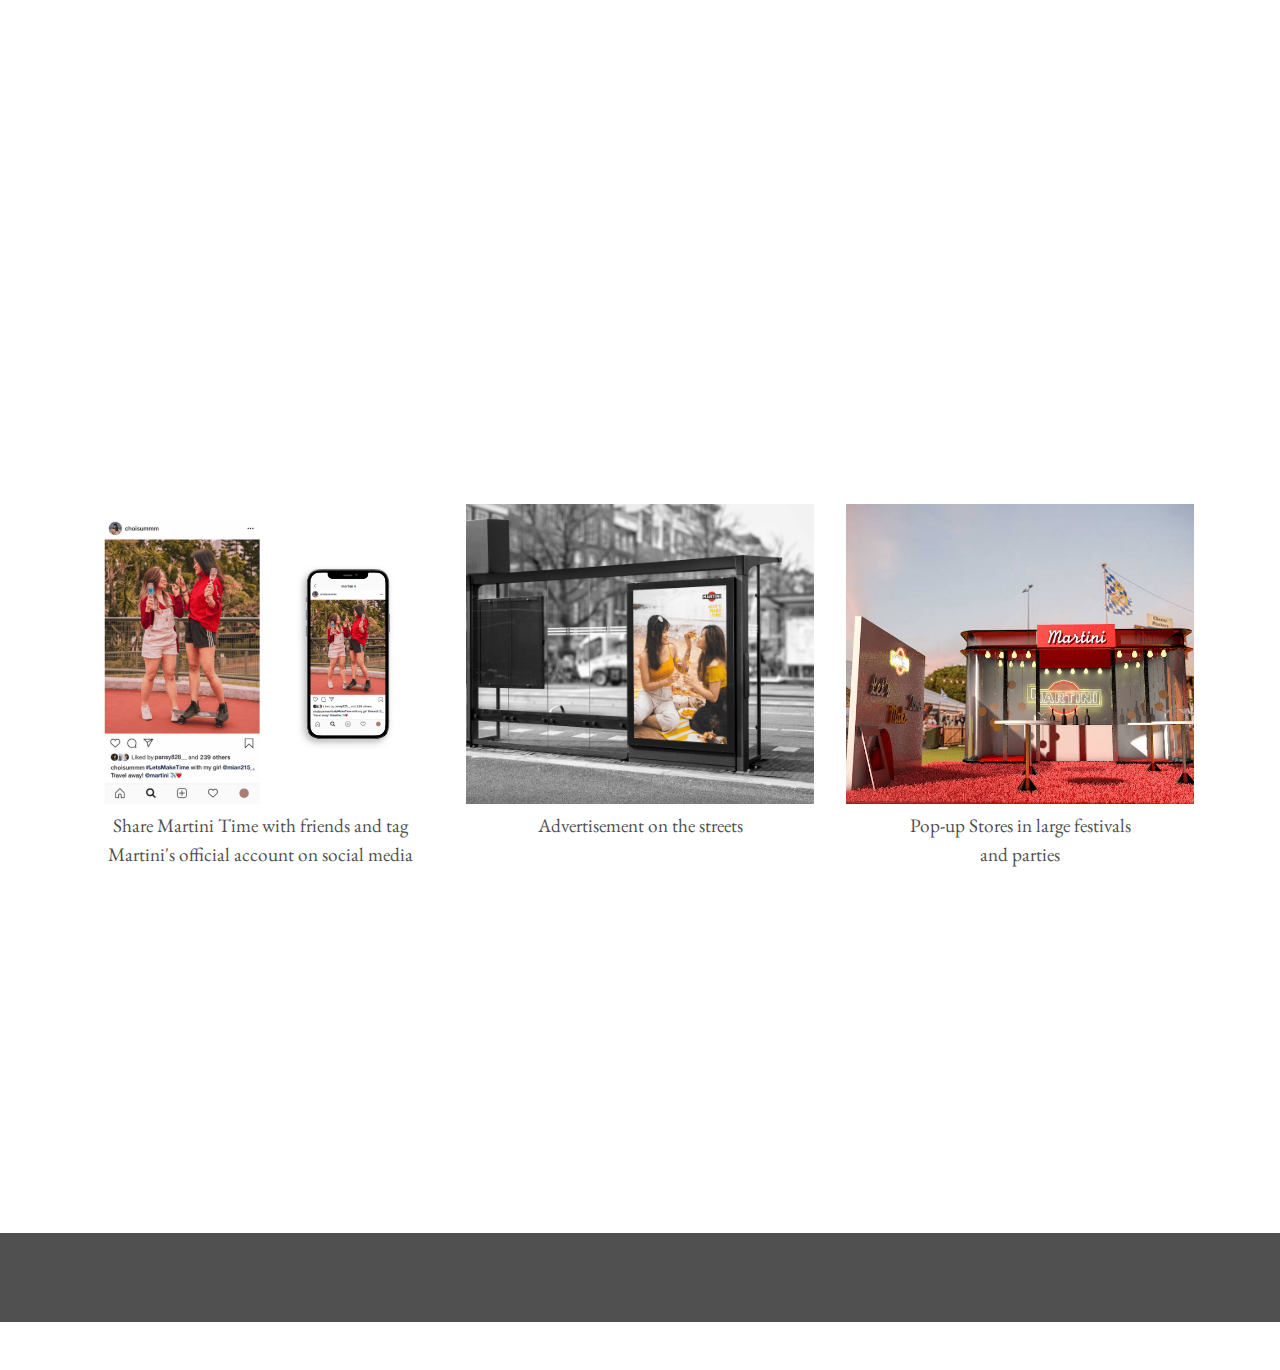
<file: MartiniRebranding.html>
<!DOCTYPE html>
<html  >
<head>
  <!-- Site made with Mobirise Website Builder v5.3.0, https://mobirise.com -->
  <meta charset="UTF-8">
  <meta http-equiv="X-UA-Compatible" content="IE=edge">
  <meta name="generator" content="Mobirise v5.3.0, mobirise.com">
  <meta name="viewport" content="width=device-width, initial-scale=1, minimum-scale=1">
  <link rel="shortcut icon" href="assets/images/logo3-121x106.png" type="image/x-icon">
  <meta name="description" content="">
  
  
  <title>Martini Rebranding</title>
  <link rel="stylesheet" href="assets/web/assets/mobirise-icons2/mobirise2.css">
  <link rel="stylesheet" href="assets/tether/tether.min.css">
  <link rel="stylesheet" href="assets/bootstrap/css/bootstrap.min.css">
  <link rel="stylesheet" href="assets/bootstrap/css/bootstrap-grid.min.css">
  <link rel="stylesheet" href="assets/bootstrap/css/bootstrap-reboot.min.css">
  <link rel="stylesheet" href="assets/animatecss/animate.css">
  <link rel="stylesheet" href="assets/dropdown/css/style.css">
  <link rel="stylesheet" href="assets/socicon/css/styles.css">
  <link rel="stylesheet" href="assets/theme/css/style.css">
  <link rel="preload" as="style" href="assets/mobirise/css/mbr-additional.css"><link rel="stylesheet" href="assets/mobirise/css/mbr-additional.css" type="text/css">
  
  
  
  
</head>
<body>
  
  <section class="header4 cid-ssvVkWftLZ mbr-fullscreen mbr-parallax-background" id="header4-1w">

    
    
    <div class="container">
        <div class="row">
            <div class="content-wrap">
                <h1 class="mbr-section-title mbr-fonts-style mbr-white mb-3 display-1">
                    <strong>Martini</strong><br><strong>Rebranding</strong></h1>
                
                <p class="mbr-fonts-style mbr-text mbr-white mb-3 display-7">
                    “Let’s Make Time” is a new brand experience of Martini beyond traditional advertising. The brand targeted the middle-aged group but now it wants to make it more vitalized. We encourage people to spend quality time for friends during Martini Time and make the brand close to teenagers more.

 
                </p>

                
            </div>
        </div>
    </div>
</section>

<section class="image1 cid-ssvVkYvPqc" id="image1-1z">
    

    

    <div class="container">
        <div class="row align-items-center">
            <div class="col-12 col-lg-7">
                <div class="image-wrapper">
                    <img src="assets/images/igbiomockup-1-1266x949.png" alt="Mobirise">
                    
                </div>
            </div>
            <div class="col-12 col-lg">
                <div class="text-wrapper">
                    <h3 class="mbr-section-title mbr-fonts-style mb-3 display-5"><strong>New Promotion Strategy</strong></h3>
                    <p class="mbr-text mbr-fonts-style display-7">
                        We use three colours to symbolise three timing for drinking Martini, which means Martini can be enjoy at anytime.

Social media are also the platform that can keep in touch with teenagers. People can upload their photos with Martini and tag us. A 20 seconds Instagram Ad is created also.&nbsp;</p>
                </div>
            </div>
        </div>
    </div>
</section>

<section class="video5 cid-ssvYGhI125" id="video5-27">
    
    
    <div class="container">
        <div class="title-wrapper mb-5">
            
        </div>
        <div class="row align-items-center">
            <div class="col-12 col-lg-8 video-block">
                <div class="video-wrapper"><iframe class="mbr-embedded-video" src="https://www.youtube.com/embed/l1aIMgXlBxc?rel=0&amp;amp;showinfo=0&amp;autoplay=1&amp;loop=0" width="1280" height="720" frameborder="0" allowfullscreen></iframe></div>
                
            </div>
            <div class="col-12 col-lg">
                <div class="text-wrapper">
                    <h3 class="mbr-section-subtitle mbr-fonts-style mb-3 display-5"><strong>Instagram Ad</strong></h3>
                    
                </div>
            </div>
        </div>
    </div>
</section>

<section class="gallery4 mbr-gallery cid-ssvY7WKUEr" id="gallery4-26">
    

    

    <div class="container">
        
        <div class="row mbr-gallery mt-4">
            <div class="col-12 col-md-6 col-lg-4 item gallery-image active">
                <div class="item-wrapper" data-toggle="modal" data-target="#svXTYHfNuv-modal">
                    <img class="w-100" src="assets/images/igpostmockup-1456x1092.png" alt="" data-slide-to="0" data-target="#lb-svXTYHfNuv">
                    <div class="icon-wrapper">
                        <span class="mobi-mbri mobi-mbri-search mbr-iconfont mbr-iconfont-btn"></span>
                    </div>
                </div>
                <h6 class="mbr-item-subtitle mbr-fonts-style align-center mb-2 mt-2 display-7">Share Martini Time with friends and tag Martini's official account on social media</h6>
            </div>
            <div class="col-12 col-md-6 col-lg-4 item gallery-image">
                <div class="item-wrapper" data-toggle="modal" data-target="#svXTYHfNuv-modal">
                    <img class="w-100" src="assets/images/bus-stop-billboard-mockup-2-506x354.png" alt="" data-slide-to="1" data-target="#lb-svXTYHfNuv">
                    <div class="icon-wrapper">
                        <span class="mobi-mbri mobi-mbri-search mbr-iconfont mbr-iconfont-btn"></span>
                    </div>
                </div>
                <h6 class="mbr-item-subtitle mbr-fonts-style align-center mb-2 mt-2 display-7">Advertisement on the streets</h6>
            </div><div class="col-12 col-md-6 col-lg-4 item gallery-image">
                <div class="item-wrapper" data-toggle="modal" data-target="#svXTYHfNuv-modal">
                    <img class="w-100" src="assets/images/pop-up-store10-800x534.jpg" alt="" data-slide-to="2" data-target="#lb-svXTYHfNuv">
                    <div class="icon-wrapper">
                        <span class="mobi-mbri mobi-mbri-search mbr-iconfont mbr-iconfont-btn"></span>
                    </div>
                </div>
                <h6 class="mbr-item-subtitle mbr-fonts-style align-center mb-2 mt-2 display-7">Pop-up Stores in large festivals <br>and parties</h6>
            </div>
            
            
        </div>

        <div class="modal mbr-slider" tabindex="-1" role="dialog" aria-hidden="true" id="svXTYHfNuv-modal">
            <div class="modal-dialog" role="document">
                <div class="modal-content">
                    <div class="modal-body">
                        <div class="carousel slide" id="lb-svXTYHfNuv" data-interval="5000">
                            <div class="carousel-inner">
                                <div class="carousel-item active">
                                    <img class="d-block w-100" src="assets/images/igpostmockup-1456x1092.png" alt="">
                                </div>
                                <div class="carousel-item">
                                    <img class="d-block w-100" src="assets/images/bus-stop-billboard-mockup-2-506x354.png" alt="">
                                </div><div class="carousel-item">
                                    <img class="d-block w-100" src="assets/images/pop-up-store10-800x534.jpg" alt="">
                                </div>
                                
                                
                            </div>
                            <ol class="carousel-indicators">
                                <li data-slide-to="0" class="active" data-target="#lb-svXTYHfNuv"></li>
                                <li data-slide-to="1" data-target="#lb-svXTYHfNuv"></li>
                                <li data-slide-to="2" data-target="#lb-svXTYHfNuv"></li>
                                
                            </ol>
                            <a role="button" href="" class="close" data-dismiss="modal" aria-label="Close">
                            </a>
                            <a class="carousel-control-prev carousel-control" role="button" data-slide="prev" href="#lb-svXTYHfNuv">
                                <span class="mobi-mbri mobi-mbri-arrow-prev" aria-hidden="true"></span>
                                <span class="sr-only">Previous</span>
                            </a>
                            <a class="carousel-control-next carousel-control" role="button" data-slide="next" href="#lb-svXTYHfNuv">
                                <span class="mobi-mbri mobi-mbri-arrow-next" aria-hidden="true"></span>
                                <span class="sr-only">Next</span>
                            </a>
                        </div>
                    </div>
                </div>
            </div>
        </div>
    </div>
</section>

<section class="content5 cid-ssw0iZrPyc" id="content5-28">
    
    <div class="container">
        <div class="row justify-content-center">
            <div class="col-md-12 col-lg-10">
                
                
                <p class="mbr-text mbr-fonts-style display-7">Groupmates:<br><br>Sharon Choi, Kelly Wong, Pansy Tsui<br>
Mian Tse
(3d rendering &amp; concept development)<br></p>
            </div>
        </div>
    </div>
</section>

<section class="menu cid-ssvVkZgOlY" once="menu" id="menu1-21">
    
    <nav class="navbar navbar-dropdown navbar-fixed-top navbar-expand-lg">
        <div class="container">
            <div class="navbar-brand">
                <span class="navbar-logo">
                    
                        <a href="index.html"><img src="assets/images/logo3-121x106.png" alt="" style="height: 3.8rem;"></a>
                    
                </span>
                
            </div>
            <button class="navbar-toggler" type="button" data-toggle="collapse" data-target="#navbarSupportedContent" aria-controls="navbarNavAltMarkup" aria-expanded="false" aria-label="Toggle navigation">
                <div class="hamburger">
                    <span></span>
                    <span></span>
                    <span></span>
                    <span></span>
                </div>
            </button>
            <div class="collapse navbar-collapse" id="navbarSupportedContent">
                <ul class="navbar-nav nav-dropdown nav-right" data-app-modern-menu="true"><li class="nav-item"><a class="nav-link link text-black text-primary display-7" href="index.html">
                            Home</a></li></ul>
                <div class="icons-menu">
                    <a class="iconfont-wrapper" href="https://www.instagram.com/instant_nuudle/" target="_blank">
                        <span class="p-2 mbr-iconfont socicon-instagram socicon"></span>
                    </a>
                    
                    
                    
                </div>
                
            </div>
        </div>
    </nav>

</section>

<section class="footer7 cid-ssvVl09G1i" once="footers" id="footer7-22">

    

    

    <div class="container">
        <div class="media-container-row align-center mbr-white">
            <div class="col-12">
                <p class="mbr-text mb-0 mbr-fonts-style display-7">
                    © Copyright 2021 Mian Tse - All Rights Reserved
                </p>
            </div>
        </div>
    </div>
</section><section style="background-color: #fff; font-family: -apple-system, BlinkMacSystemFont, 'Segoe UI', 'Roboto', 'Helvetica Neue', Arial, sans-serif; color:#aaa; font-size:12px; padding: 0; align-items: center; display: flex;"><a href="https://mobirise.site/j" style="flex: 1 1; height: 3rem; padding-left: 1rem;"></a><p style="flex: 0 0 auto; margin:0; padding-right:1rem;">Create a free website - <a href="https://mobirise.site/v" style="color:#aaa;">Get more</a></p></section><script src="assets/web/assets/jquery/jquery.min.js"></script>  <script src="assets/popper/popper.min.js"></script>  <script src="assets/tether/tether.min.js"></script>  <script src="assets/bootstrap/js/bootstrap.min.js"></script>  <script src="assets/smoothscroll/smooth-scroll.js"></script>  <script src="assets/viewportchecker/jquery.viewportchecker.js"></script>  <script src="assets/parallax/jarallax.min.js"></script>  <script src="assets/playervimeo/vimeo_player.js"></script>  <script src="assets/dropdown/js/nav-dropdown.js"></script>  <script src="assets/dropdown/js/navbar-dropdown.js"></script>  <script src="assets/touchswipe/jquery.touch-swipe.min.js"></script>  <script src="assets/theme/js/script.js"></script>  
  
  
 <div id="scrollToTop" class="scrollToTop mbr-arrow-up"><a style="text-align: center;"><i class="mbr-arrow-up-icon mbr-arrow-up-icon-cm cm-icon cm-icon-smallarrow-up"></i></a></div>
    <input name="animation" type="hidden">
  </body>
</html>
</file>
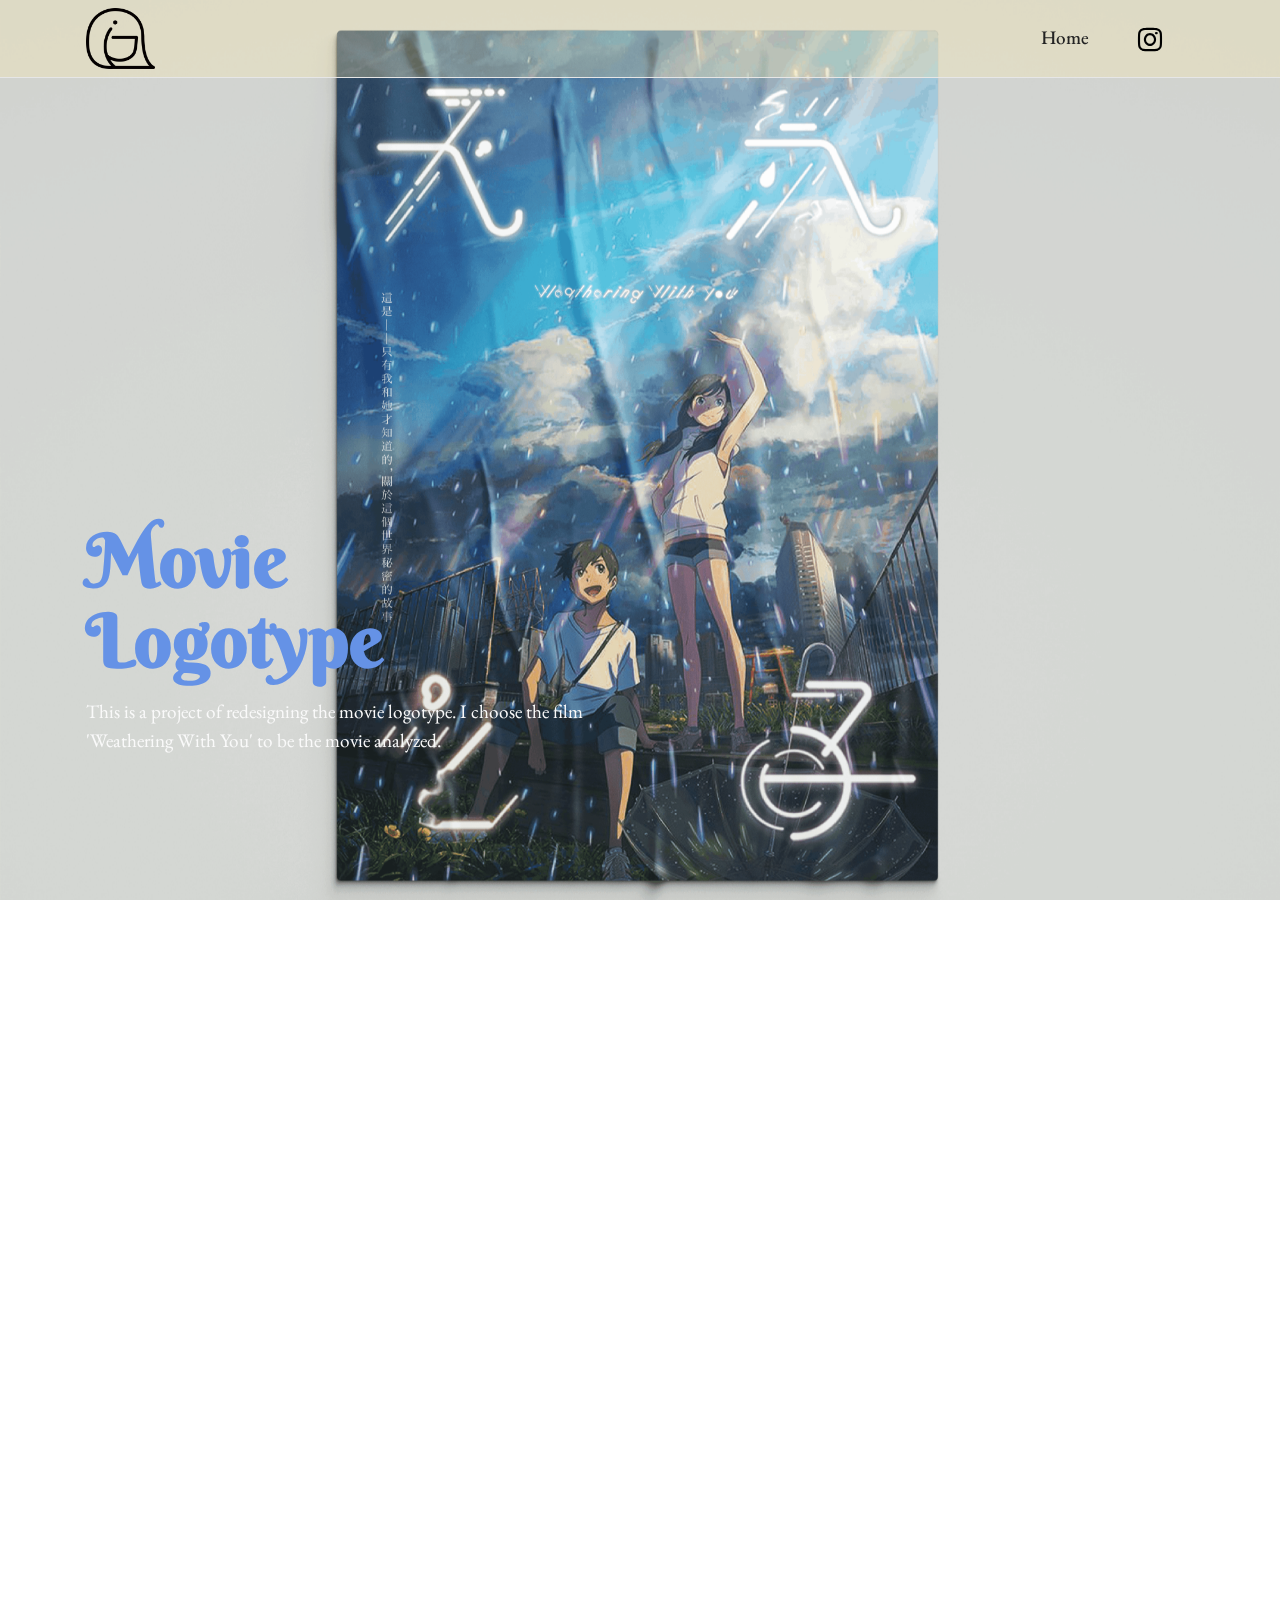
<file: MovieLogotype.html>
<!DOCTYPE html>
<html  >
<head>
  <!-- Site made with Mobirise Website Builder v5.3.0, https://mobirise.com -->
  <meta charset="UTF-8">
  <meta http-equiv="X-UA-Compatible" content="IE=edge">
  <meta name="generator" content="Mobirise v5.3.0, mobirise.com">
  <meta name="viewport" content="width=device-width, initial-scale=1, minimum-scale=1">
  <link rel="shortcut icon" href="assets/images/logo3-121x106.png" type="image/x-icon">
  <meta name="description" content="">
  
  
  <title>Movie Logotype</title>
  <link rel="stylesheet" href="assets/web/assets/mobirise-icons2/mobirise2.css">
  <link rel="stylesheet" href="assets/tether/tether.min.css">
  <link rel="stylesheet" href="assets/bootstrap/css/bootstrap.min.css">
  <link rel="stylesheet" href="assets/bootstrap/css/bootstrap-grid.min.css">
  <link rel="stylesheet" href="assets/bootstrap/css/bootstrap-reboot.min.css">
  <link rel="stylesheet" href="assets/animatecss/animate.css">
  <link rel="stylesheet" href="assets/dropdown/css/style.css">
  <link rel="stylesheet" href="assets/socicon/css/styles.css">
  <link rel="stylesheet" href="assets/theme/css/style.css">
  <link rel="preload" as="style" href="assets/mobirise/css/mbr-additional.css"><link rel="stylesheet" href="assets/mobirise/css/mbr-additional.css" type="text/css">
  
  
  
  
</head>
<body>
  
  <section class="header4 cid-ssyLcebiBr mbr-fullscreen mbr-parallax-background" id="header4-34">

    
    
    <div class="container">
        <div class="row">
            <div class="content-wrap">
                <h1 class="mbr-section-title mbr-fonts-style mbr-white mb-3 display-1">
                    <strong>Movie</strong><br><strong>Logotype</strong></h1>
                
                <p class="mbr-fonts-style mbr-text mbr-white mb-3 display-7">This is a project of redesigning the movie logotype. I choose the film 'Weathering With You' to be the movie analyzed.</p>

                
            </div>
        </div>
    </div>
</section>

<section class="image1 cid-ssyLcg9j7C" id="image1-37">
    

    

    <div class="container">
        <div class="row align-items-center">
            <div class="col-12 col-lg-4">
                <div class="image-wrapper">
                    <img src="assets/images/2021-02-03-5.04.04-778x1110.png" alt="Mobirise">
                    
                </div>
            </div>
            <div class="col-12 col-lg">
                <div class="text-wrapper">
                    <h3 class="mbr-section-title mbr-fonts-style mb-3 display-5"><strong>Study of Weather.</strong></h3>
                    <p class="mbr-text mbr-fonts-style display-7">
                        Studied to the shape of rain and sunshine, the typography transforms weather to lines. It is in coherence with the feeling and graphic of the poster.&nbsp;The '天' and '子‘ represent rainy weather and '氣‘ and ‘之' represent sunny. It is related to the flow of the plot in the movie.&nbsp; Also, the halo effect in the outer space of the typography in related to the halo of the rain in the movie.</p>
                </div>
            </div>
        </div>
    </div>
</section>

<section class="slider2 cid-ssyLceP7bb" id="slider2-35">
    

    
    <div class="container">
        <div class="row justify-content-center">
            <div class="col-12 col-md-12">
                <div class="carousel slide carousel-fade" id="svXTCpsVT0" data-ride="carousel" data-interval="5000">
                    
                    <ol class="carousel-indicators">
                        <li data-slide-to="0" class="active" data-target="#svXTCpsVT0"></li>
                        <li data-slide-to="1" data-target="#svXTCpsVT0"></li>
                        <li data-slide-to="2" data-target="#svXTCpsVT0"></li>
                    </ol>
                    <div class="carousel-inner">
                        <div class="carousel-item slider-image item active">
                            <div class="item-wrapper">
                                <img class="d-block w-100" src="assets/images/main-mockup-4000x3200.png" data-slide-to="0">
                                
                            </div>
                        </div><div class="carousel-item slider-image item">
                            <div class="item-wrapper">
                                <img class="d-block w-100" src="assets/images/film-typo-final-7-1280x608.png" data-slide-to="1">
                                
                            </div>
                        </div>
                        <div class="carousel-item slider-image item">
                            <div class="item-wrapper">
                                <img class="d-block w-100" src="assets/images/film-typo-final-8-1280x608.png" data-slide-to="1">
                                
                            </div>
                        </div>
                        
                    </div>
                    <a class="carousel-control carousel-control-prev" role="button" data-slide="prev" href="#svXTCpsVT0">
                        <span class="mobi-mbri mobi-mbri-arrow-prev" aria-hidden="true"></span>
                        <span class="sr-only">Previous</span>
                    </a>
                    <a class="carousel-control carousel-control-next" role="button" data-slide="next" href="#svXTCpsVT0">
                        <span class="mobi-mbri mobi-mbri-arrow-next" aria-hidden="true"></span>
                        <span class="sr-only">Next</span>
                    </a>
                </div>
            </div>
        </div>
    </div>
</section>

<section class="image3 cid-st3my2ZGNc" id="image3-4u">
    

    

    <div class="container">
        <div class="row justify-content-center">
            <div class="col-12 col-lg-7">
                <div class="image-wrapper">
                    <img src="assets/images/film-typo5-1836x374.png" alt="Mobirise">
                    <p class="mbr-description mbr-fonts-style mt-2 align-center display-4">
                        The original type design with lines of sun and rain</p>
                </div>
            </div>
        </div>
    </div>
</section>

<section class="menu cid-ssyLcgTdUi" once="menu" id="menu1-39">
    
    <nav class="navbar navbar-dropdown navbar-fixed-top navbar-expand-lg">
        <div class="container">
            <div class="navbar-brand">
                <span class="navbar-logo">
                    
                        <a href="index.html"><img src="assets/images/logo3-121x106.png" alt="" style="height: 3.8rem;"></a>
                    
                </span>
                
            </div>
            <button class="navbar-toggler" type="button" data-toggle="collapse" data-target="#navbarSupportedContent" aria-controls="navbarNavAltMarkup" aria-expanded="false" aria-label="Toggle navigation">
                <div class="hamburger">
                    <span></span>
                    <span></span>
                    <span></span>
                    <span></span>
                </div>
            </button>
            <div class="collapse navbar-collapse" id="navbarSupportedContent">
                <ul class="navbar-nav nav-dropdown nav-right" data-app-modern-menu="true"><li class="nav-item"><a class="nav-link link text-black text-primary display-7" href="index.html">
                            Home</a></li></ul>
                <div class="icons-menu">
                    <a class="iconfont-wrapper" href="https://www.instagram.com/instant_nuudle/" target="_blank">
                        <span class="p-2 mbr-iconfont socicon-instagram socicon"></span>
                    </a>
                    
                    
                    
                </div>
                
            </div>
        </div>
    </nav>

</section>

<section class="footer7 cid-ssyLchG19B" once="footers" id="footer7-3a">

    

    

    <div class="container">
        <div class="media-container-row align-center mbr-white">
            <div class="col-12">
                <p class="mbr-text mb-0 mbr-fonts-style display-7">
                    © Copyright 2021 Mian Tse - All Rights Reserved
                </p>
            </div>
        </div>
    </div>
</section><section style="background-color: #fff; font-family: -apple-system, BlinkMacSystemFont, 'Segoe UI', 'Roboto', 'Helvetica Neue', Arial, sans-serif; color:#aaa; font-size:12px; padding: 0; align-items: center; display: flex;"><a href="https://mobirise.site/n" style="flex: 1 1; height: 3rem; padding-left: 1rem;"></a><p style="flex: 0 0 auto; margin:0; padding-right:1rem;">Created with <a href="https://mobirise.site/a" style="color:#aaa;">Mobirise</a></p></section><script src="assets/web/assets/jquery/jquery.min.js"></script>  <script src="assets/popper/popper.min.js"></script>  <script src="assets/tether/tether.min.js"></script>  <script src="assets/bootstrap/js/bootstrap.min.js"></script>  <script src="assets/smoothscroll/smooth-scroll.js"></script>  <script src="assets/viewportchecker/jquery.viewportchecker.js"></script>  <script src="assets/parallax/jarallax.min.js"></script>  <script src="assets/dropdown/js/nav-dropdown.js"></script>  <script src="assets/dropdown/js/navbar-dropdown.js"></script>  <script src="assets/touchswipe/jquery.touch-swipe.min.js"></script>  <script src="assets/theme/js/script.js"></script>  
  
  
 <div id="scrollToTop" class="scrollToTop mbr-arrow-up"><a style="text-align: center;"><i class="mbr-arrow-up-icon mbr-arrow-up-icon-cm cm-icon cm-icon-smallarrow-up"></i></a></div>
    <input name="animation" type="hidden">
  </body>
</html>
</file>
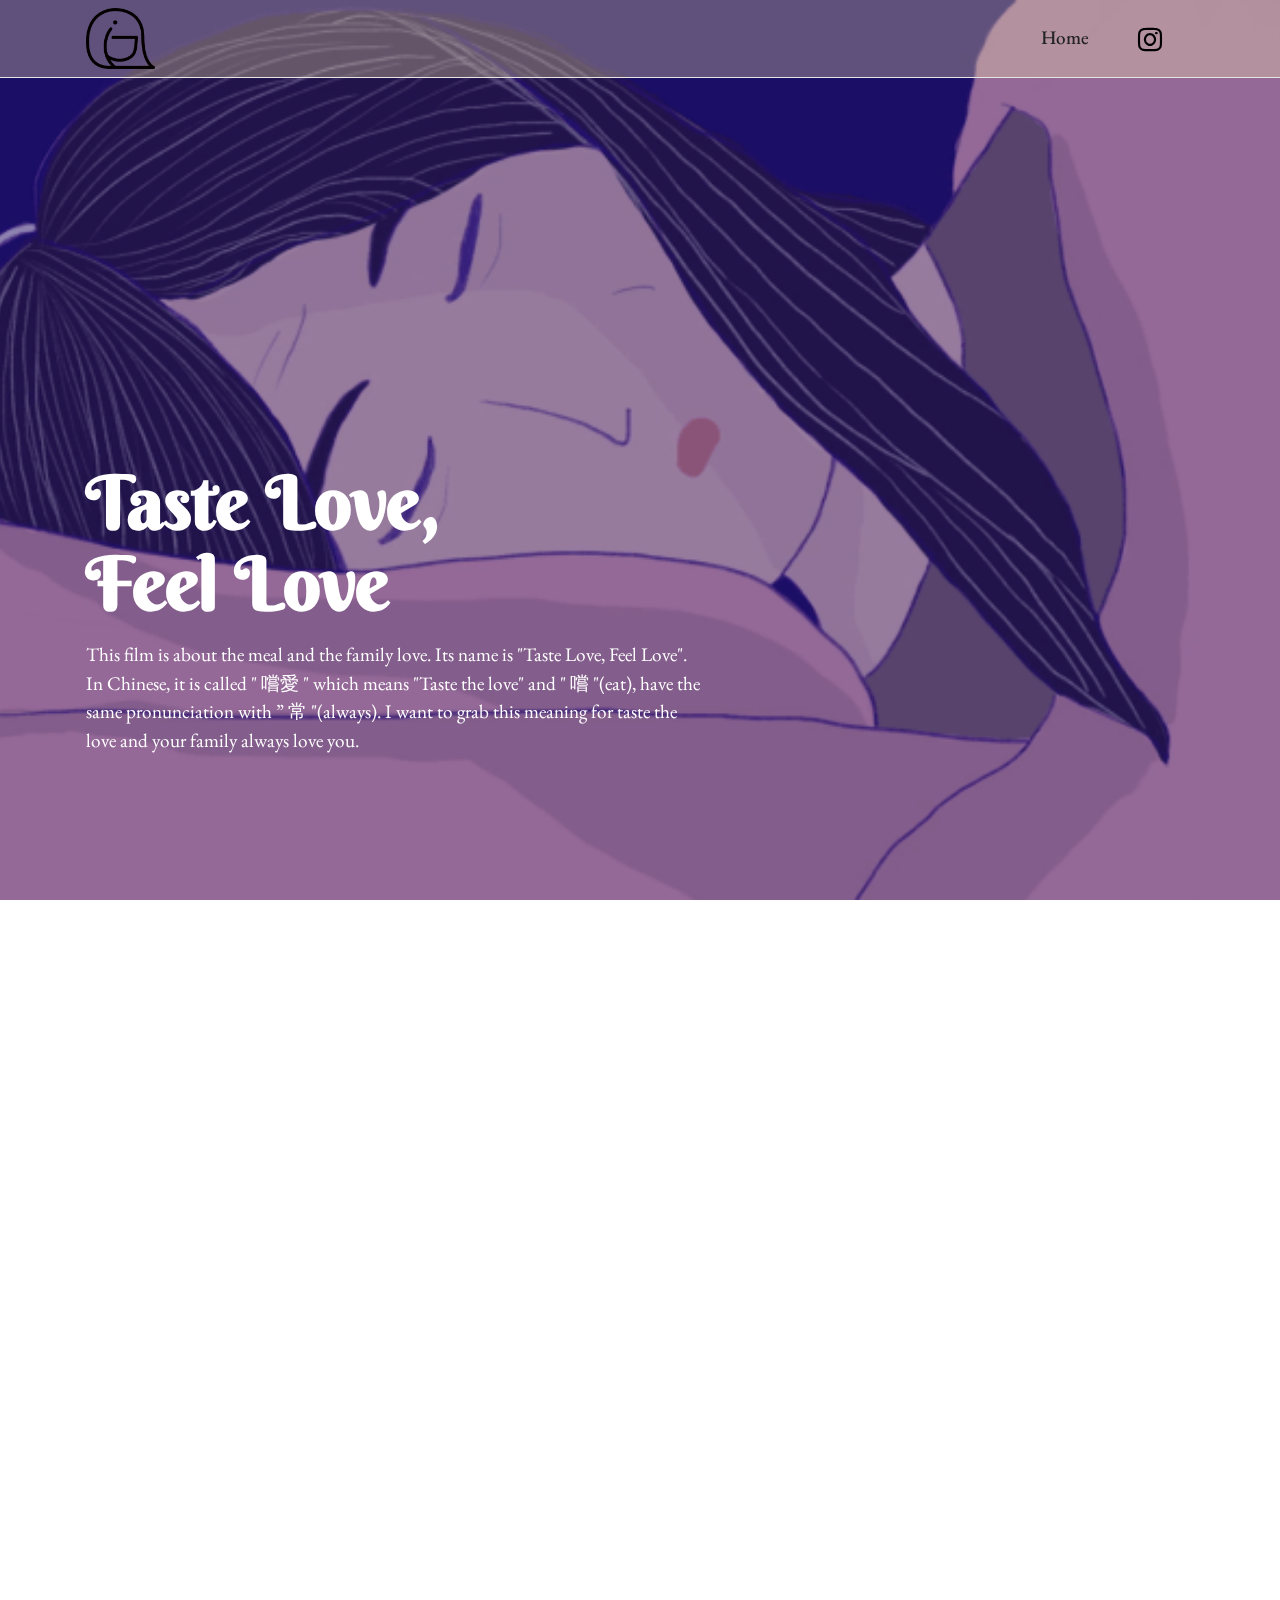
<file: TasteLoveFeelLove.html>
<!DOCTYPE html>
<html  >
<head>
  <!-- Site made with Mobirise Website Builder v5.3.0, https://mobirise.com -->
  <meta charset="UTF-8">
  <meta http-equiv="X-UA-Compatible" content="IE=edge">
  <meta name="generator" content="Mobirise v5.3.0, mobirise.com">
  <meta name="viewport" content="width=device-width, initial-scale=1, minimum-scale=1">
  <link rel="shortcut icon" href="assets/images/logo3-121x106.png" type="image/x-icon">
  <meta name="description" content="">
  
  
  <title>Taste Love, Feel Love</title>
  <link rel="stylesheet" href="assets/tether/tether.min.css">
  <link rel="stylesheet" href="assets/bootstrap/css/bootstrap.min.css">
  <link rel="stylesheet" href="assets/bootstrap/css/bootstrap-grid.min.css">
  <link rel="stylesheet" href="assets/bootstrap/css/bootstrap-reboot.min.css">
  <link rel="stylesheet" href="assets/animatecss/animate.css">
  <link rel="stylesheet" href="assets/dropdown/css/style.css">
  <link rel="stylesheet" href="assets/socicon/css/styles.css">
  <link rel="stylesheet" href="assets/theme/css/style.css">
  <link rel="preload" as="style" href="assets/mobirise/css/mbr-additional.css"><link rel="stylesheet" href="assets/mobirise/css/mbr-additional.css" type="text/css">
  
  
  
  
</head>
<body>
  
  <section class="header4 cid-ssyFIF9jdf mbr-fullscreen mbr-parallax-background" id="header4-2v">

    
    
    <div class="container">
        <div class="row">
            <div class="content-wrap">
                <h1 class="mbr-section-title mbr-fonts-style mbr-white mb-3 display-1">
                    <strong>Taste Love,</strong><br><strong>Feel Love</strong></h1>
                
                <p class="mbr-fonts-style mbr-text mbr-white mb-3 display-7">
                    This film is about the meal and the family love. Its name is "Taste Love, Feel Love". In Chinese, it is called " 嚐愛 " which means "Taste the love" and " 嚐 "(eat), have the same pronunciation with ” 常 "(always). I want to grab this meaning for taste the love and your family always love you. 
                </p>

                
            </div>
        </div>
    </div>
</section>

<section class="video2 cid-ssyGJudlGv" id="video2-32">
    
    
    <div class="container">
        <div class="mbr-section-head">
            
            <h5 class="mbr-section-subtitle mbr-fonts-style mb-0 mt-2 display-7">Give thanks to family. <br>Your family make meals for you everyday. This is the expressions of love from the family. <br>We should feel this love always and give thanks to them.
<br></h5>
        </div>
        <div class="row justify-content-center mt-4">
            <div class="col-12 col-md-10 video-block">
                <div class="video-wrapper"><iframe class="mbr-embedded-video" src="https://www.youtube.com/embed/lIIEfVuqUok?rel=0&amp;amp;showinfo=0&amp;autoplay=1&amp;loop=0" width="1280" height="720" frameborder="0" allowfullscreen></iframe></div>
                <p class="mbr-text pt-2 mbr-fonts-style display-7">
                    I use the rice with Qizi to link the whole story between mum and the son.<br>The son doesn't like the 'weird' action done by his mum. However, he do not know the real meaning of a mum putting Qizi into the rice. The Qizi is representing the hope and blessing og health by mum to her son.</p>
            </div>
        </div>
    </div>
</section>

<section class="menu cid-ssyFIJmWrf" once="menu" id="menu1-30">
    
    <nav class="navbar navbar-dropdown navbar-fixed-top navbar-expand-lg">
        <div class="container">
            <div class="navbar-brand">
                <span class="navbar-logo">
                    
                        <a href="index.html"><img src="assets/images/logo3-121x106.png" alt="" style="height: 3.8rem;"></a>
                    
                </span>
                
            </div>
            <button class="navbar-toggler" type="button" data-toggle="collapse" data-target="#navbarSupportedContent" aria-controls="navbarNavAltMarkup" aria-expanded="false" aria-label="Toggle navigation">
                <div class="hamburger">
                    <span></span>
                    <span></span>
                    <span></span>
                    <span></span>
                </div>
            </button>
            <div class="collapse navbar-collapse" id="navbarSupportedContent">
                <ul class="navbar-nav nav-dropdown nav-right" data-app-modern-menu="true"><li class="nav-item"><a class="nav-link link text-black text-primary display-7" href="index.html">
                            Home</a></li></ul>
                <div class="icons-menu">
                    <a class="iconfont-wrapper" href="https://www.instagram.com/instant_nuudle/" target="_blank">
                        <span class="p-2 mbr-iconfont socicon-instagram socicon"></span>
                    </a>
                    
                    
                    
                </div>
                
            </div>
        </div>
    </nav>

</section>

<section class="footer7 cid-ssyFIJTpUr" once="footers" id="footer7-31">

    

    

    <div class="container">
        <div class="media-container-row align-center mbr-white">
            <div class="col-12">
                <p class="mbr-text mb-0 mbr-fonts-style display-7">
                    © Copyright 2021 Mian Tse - All Rights Reserved
                </p>
            </div>
        </div>
    </div>
</section><section style="background-color: #fff; font-family: -apple-system, BlinkMacSystemFont, 'Segoe UI', 'Roboto', 'Helvetica Neue', Arial, sans-serif; color:#aaa; font-size:12px; padding: 0; align-items: center; display: flex;"><a href="https://mobirise.site/z" style="flex: 1 1; height: 3rem; padding-left: 1rem;"></a><p style="flex: 0 0 auto; margin:0; padding-right:1rem;">Create your own site - <a href="https://mobirise.site/w" style="color:#aaa;">Try it</a></p></section><script src="assets/web/assets/jquery/jquery.min.js"></script>  <script src="assets/popper/popper.min.js"></script>  <script src="assets/tether/tether.min.js"></script>  <script src="assets/bootstrap/js/bootstrap.min.js"></script>  <script src="assets/smoothscroll/smooth-scroll.js"></script>  <script src="assets/viewportchecker/jquery.viewportchecker.js"></script>  <script src="assets/parallax/jarallax.min.js"></script>  <script src="assets/playervimeo/vimeo_player.js"></script>  <script src="assets/dropdown/js/nav-dropdown.js"></script>  <script src="assets/dropdown/js/navbar-dropdown.js"></script>  <script src="assets/touchswipe/jquery.touch-swipe.min.js"></script>  <script src="assets/theme/js/script.js"></script>  
  
  
 <div id="scrollToTop" class="scrollToTop mbr-arrow-up"><a style="text-align: center;"><i class="mbr-arrow-up-icon mbr-arrow-up-icon-cm cm-icon cm-icon-smallarrow-up"></i></a></div>
    <input name="animation" type="hidden">
  </body>
</html>
</file>
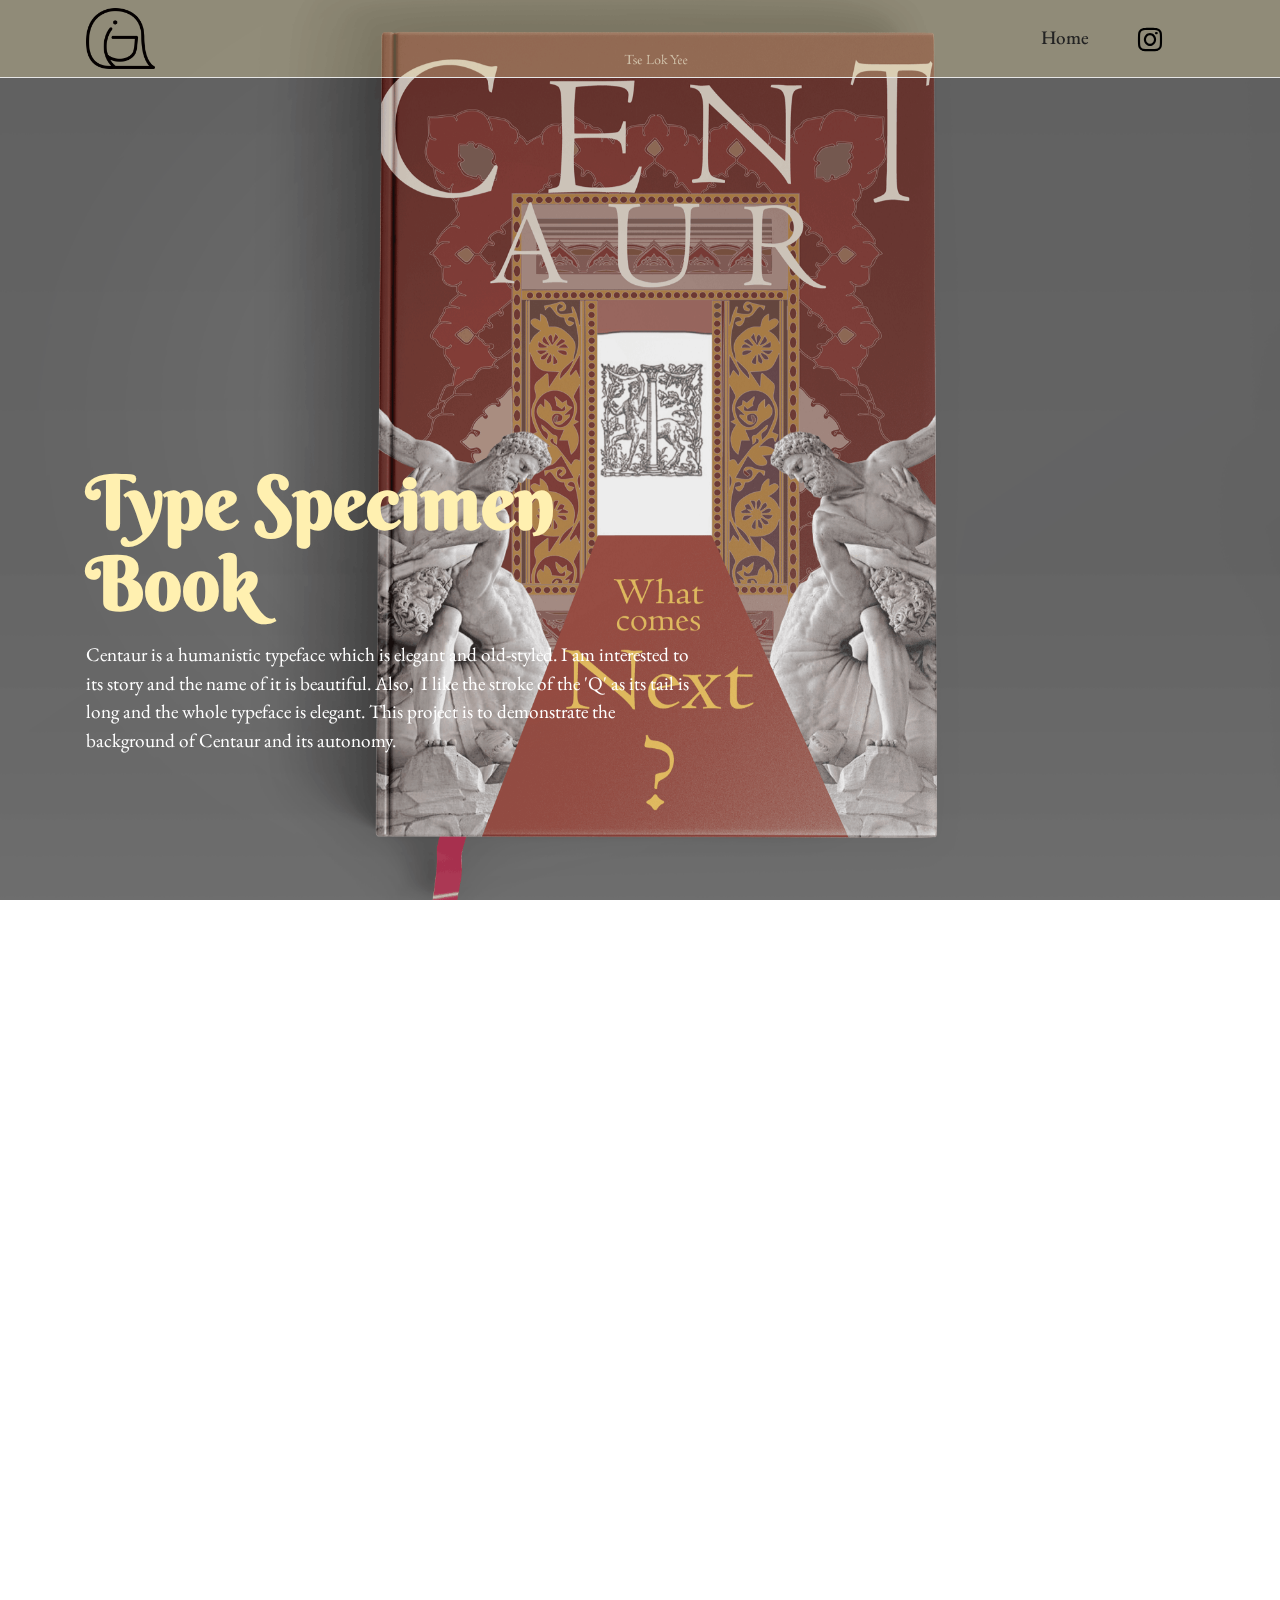
<file: TypeSpecimenBook.html>
<!DOCTYPE html>
<html  >
<head>
  <!-- Site made with Mobirise Website Builder v5.3.0, https://mobirise.com -->
  <meta charset="UTF-8">
  <meta http-equiv="X-UA-Compatible" content="IE=edge">
  <meta name="generator" content="Mobirise v5.3.0, mobirise.com">
  <meta name="viewport" content="width=device-width, initial-scale=1, minimum-scale=1">
  <link rel="shortcut icon" href="assets/images/logo3-121x106.png" type="image/x-icon">
  <meta name="description" content="">
  
  
  <title>Type Specimen Book</title>
  <link rel="stylesheet" href="assets/web/assets/mobirise-icons2/mobirise2.css">
  <link rel="stylesheet" href="assets/tether/tether.min.css">
  <link rel="stylesheet" href="assets/bootstrap/css/bootstrap.min.css">
  <link rel="stylesheet" href="assets/bootstrap/css/bootstrap-grid.min.css">
  <link rel="stylesheet" href="assets/bootstrap/css/bootstrap-reboot.min.css">
  <link rel="stylesheet" href="assets/animatecss/animate.css">
  <link rel="stylesheet" href="assets/dropdown/css/style.css">
  <link rel="stylesheet" href="assets/socicon/css/styles.css">
  <link rel="stylesheet" href="assets/theme/css/style.css">
  <link rel="preload" as="style" href="assets/mobirise/css/mbr-additional.css"><link rel="stylesheet" href="assets/mobirise/css/mbr-additional.css" type="text/css">
  
  
  
  
</head>
<body>
  
  <section class="header4 cid-ssSY4Kkl9E mbr-fullscreen mbr-parallax-background" id="header4-4i">

    
    
    <div class="container">
        <div class="row">
            <div class="content-wrap">
                <h1 class="mbr-section-title mbr-fonts-style mbr-white mb-3 display-1"><strong>Type Specimen Book</strong></h1>
                
                <p class="mbr-fonts-style mbr-text mbr-white mb-3 display-7">Centaur is a humanistic typeface which is elegant and old-styled. I am interested to its story and the name of it is beautiful. Also,&nbsp; I like the stroke of the 'Q' as its tail is long and the whole typeface is elegant. This project is to demonstrate the background of Centaur and its autonomy.</p>

                
            </div>
        </div>
    </div>
</section>

<section class="content4 cid-ssSY4KBkSE" id="content4-4j">
    
    
    <div class="container">
        <div class="row justify-content-center">
            <div class="title col-md-12 col-lg-10">
                <h3 class="mbr-section-title mbr-fonts-style align-center mb-4 display-2"><strong>The Old Typeface</strong></h3>
                <h4 class="mbr-section-subtitle align-center mbr-fonts-style mb-4 display-7">As I want to achieve the elegant feeling, I used symmetrical balance on my cover, with a medieval style pattern. The Renaissance's colour scheme is used. This is a journey to explore Centaur. Therefore, I designed a door with a hole to show the suitcase inside. I made the endpaper using image of centaur and some medieval patterns. The sectional pages are used medieval patterns as well. The book is in coptic binding to enhance its old-styled feeling.</h4>
                
            </div>
        </div>
    </div>
</section>

<section class="menu cid-ssSY4KMwCi" once="menu" id="menu1-4k">
    
    <nav class="navbar navbar-dropdown navbar-fixed-top navbar-expand-lg">
        <div class="container">
            <div class="navbar-brand">
                <span class="navbar-logo">
                    
                        <a href="index.html"><img src="assets/images/logo3-121x106.png" alt="" style="height: 3.8rem;"></a>
                    
                </span>
                
            </div>
            <button class="navbar-toggler" type="button" data-toggle="collapse" data-target="#navbarSupportedContent" aria-controls="navbarNavAltMarkup" aria-expanded="false" aria-label="Toggle navigation">
                <div class="hamburger">
                    <span></span>
                    <span></span>
                    <span></span>
                    <span></span>
                </div>
            </button>
            <div class="collapse navbar-collapse" id="navbarSupportedContent">
                <ul class="navbar-nav nav-dropdown nav-right" data-app-modern-menu="true"><li class="nav-item"><a class="nav-link link text-black text-primary display-7" href="index.html">
                            Home</a></li></ul>
                <div class="icons-menu">
                    <a class="iconfont-wrapper" href="https://www.instagram.com/instant_nuudle/" target="_blank">
                        <span class="p-2 mbr-iconfont socicon-instagram socicon"></span>
                    </a>
                    
                    
                    
                </div>
                
            </div>
        </div>
    </nav>

</section>

<section class="slider2 cid-ssSY4LiKcI" id="slider2-4l">
    

    
    <div class="container">
        <div class="row justify-content-center">
            <div class="col-12 col-md-11">
                <div class="carousel slide carousel-fade" id="svXU3H4pPm" data-ride="carousel" data-interval="5000">
                    
                    <ol class="carousel-indicators">
                        <li data-slide-to="0" class="active" data-target="#svXU3H4pPm"></li>
                        <li data-slide-to="1" data-target="#svXU3H4pPm"></li><li data-slide-to="2" data-target="#svXU3H4pPm"></li><li data-slide-to="3" data-target="#svXU3H4pPm"></li><li data-slide-to="4" data-target="#svXU3H4pPm"></li>
                        
                    </ol>
                    <div class="carousel-inner">
                        
                        <div class="carousel-item slider-image item active">
                            <div class="item-wrapper">
                                <img class="d-block w-100" src="assets/images/a-1076x868.png" data-slide-to="1">
                                
                            </div>
                        </div>
                        <div class="carousel-item slider-image item">
                            <div class="item-wrapper">
                                <img class="d-block w-100" src="assets/images/b-1900x1267.png">
                                
                            </div>
                        </div><div class="carousel-item slider-image item">
                            <div class="item-wrapper">
                                <img class="d-block w-100" src="assets/images/c-1900x1267.png">
                                
                            </div>
                        </div><div class="carousel-item slider-image item">
                            <div class="item-wrapper">
                                <img class="d-block w-100" src="assets/images/d-1900x1267.png">
                                
                            </div>
                        </div><div class="carousel-item slider-image item">
                            <div class="item-wrapper">
                                <img class="d-block w-100" src="assets/images/e-1900x1267.png">
                                
                            </div>
                        </div>
                    </div>
                    <a class="carousel-control carousel-control-prev" role="button" data-slide="prev" href="#svXU3H4pPm">
                        <span class="mobi-mbri mobi-mbri-arrow-prev" aria-hidden="true"></span>
                        <span class="sr-only">Previous</span>
                    </a>
                    <a class="carousel-control carousel-control-next" role="button" data-slide="next" href="#svXU3H4pPm">
                        <span class="mobi-mbri mobi-mbri-arrow-next" aria-hidden="true"></span>
                        <span class="sr-only">Next</span>
                    </a>
                </div>
            </div>
        </div>
    </div>
</section>

<section class="footer7 cid-ssSY4LBjBb" once="footers" id="footer7-4m">

    

    

    <div class="container">
        <div class="media-container-row align-center mbr-white">
            <div class="col-12">
                <p class="mbr-text mb-0 mbr-fonts-style display-7">
                    © Copyright 2021 Mian Tse - All Rights Reserved
                </p>
            </div>
        </div>
    </div>
</section><section style="background-color: #fff; font-family: -apple-system, BlinkMacSystemFont, 'Segoe UI', 'Roboto', 'Helvetica Neue', Arial, sans-serif; color:#aaa; font-size:12px; padding: 0; align-items: center; display: flex;"><a href="https://mobirise.site/f" style="flex: 1 1; height: 3rem; padding-left: 1rem;"></a><p style="flex: 0 0 auto; margin:0; padding-right:1rem;"><a href="https://mobirise.site/r" style="color:#aaa;">The site</a> was created with Mobirise theme</p></section><script src="assets/web/assets/jquery/jquery.min.js"></script>  <script src="assets/popper/popper.min.js"></script>  <script src="assets/tether/tether.min.js"></script>  <script src="assets/bootstrap/js/bootstrap.min.js"></script>  <script src="assets/smoothscroll/smooth-scroll.js"></script>  <script src="assets/viewportchecker/jquery.viewportchecker.js"></script>  <script src="assets/parallax/jarallax.min.js"></script>  <script src="assets/dropdown/js/nav-dropdown.js"></script>  <script src="assets/dropdown/js/navbar-dropdown.js"></script>  <script src="assets/touchswipe/jquery.touch-swipe.min.js"></script>  <script src="assets/theme/js/script.js"></script>  
  
  
 <div id="scrollToTop" class="scrollToTop mbr-arrow-up"><a style="text-align: center;"><i class="mbr-arrow-up-icon mbr-arrow-up-icon-cm cm-icon cm-icon-smallarrow-up"></i></a></div>
    <input name="animation" type="hidden">
  </body>
</html>
</file>
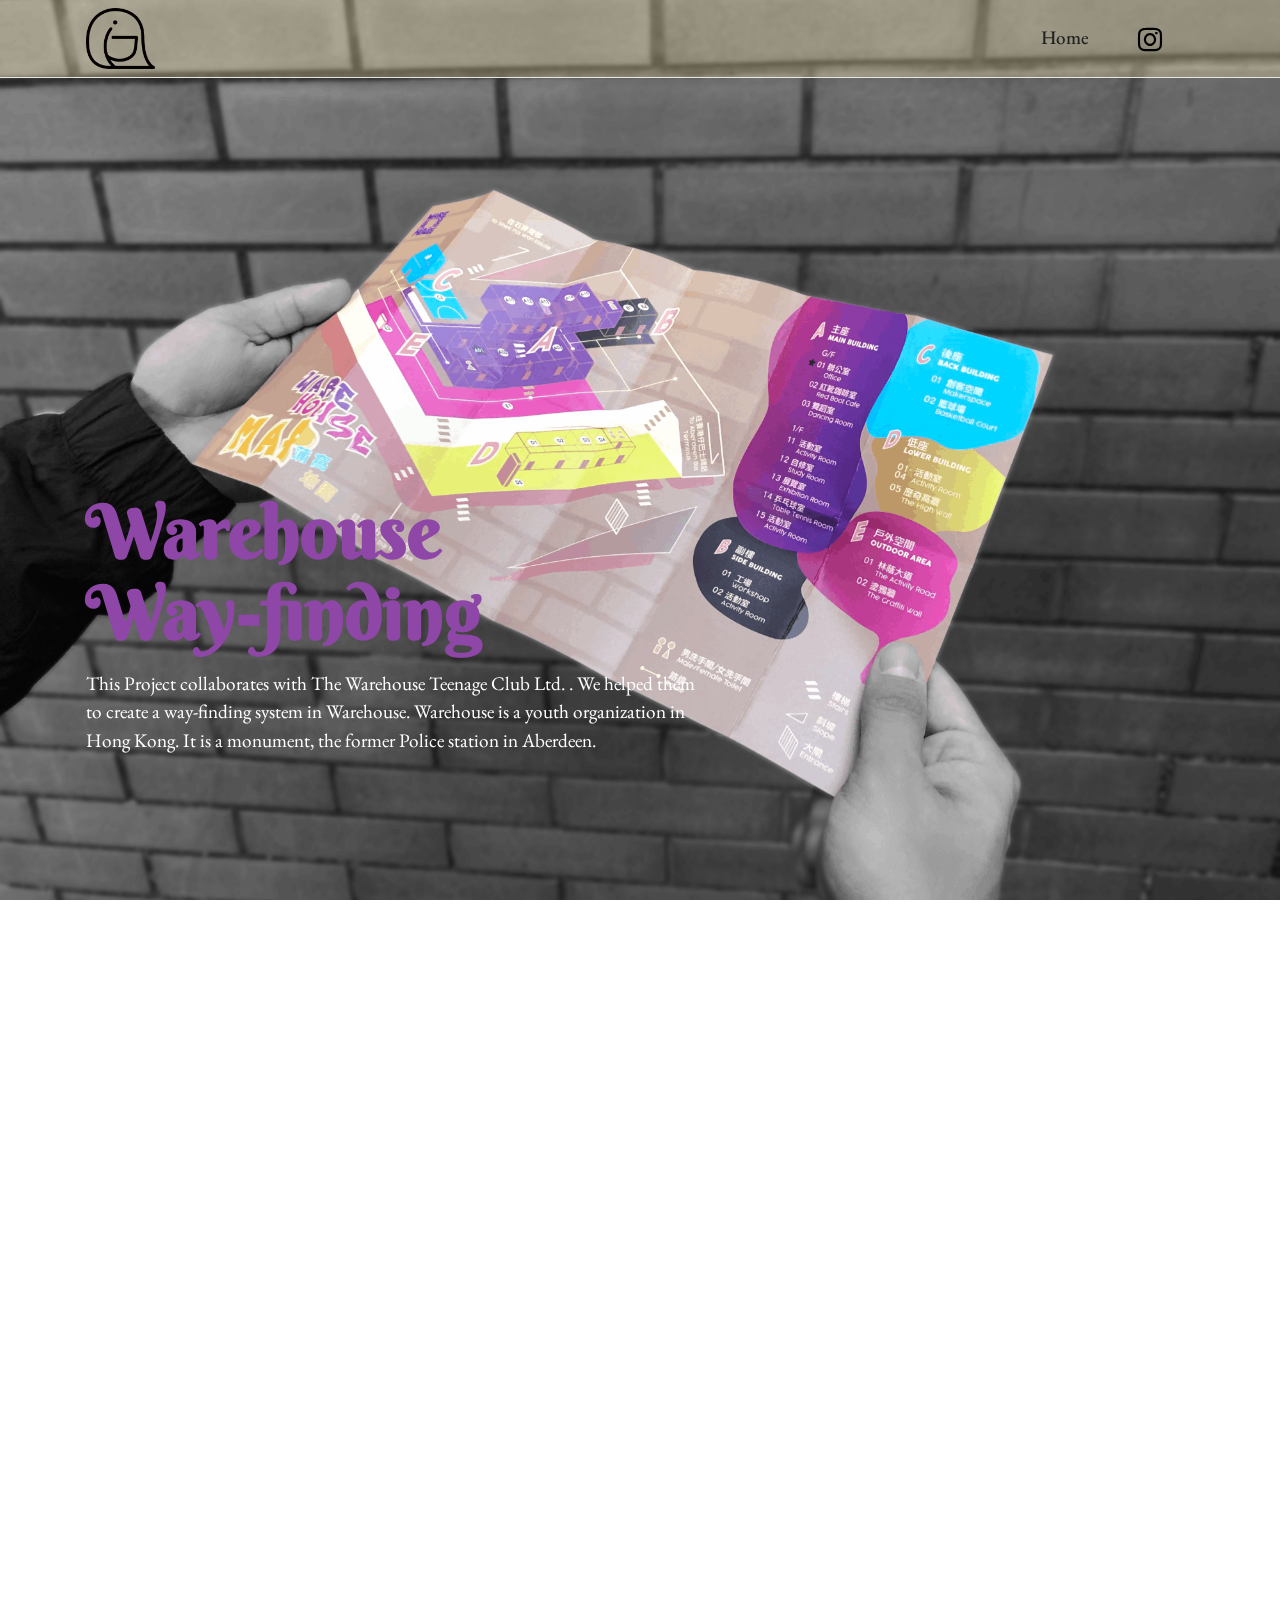
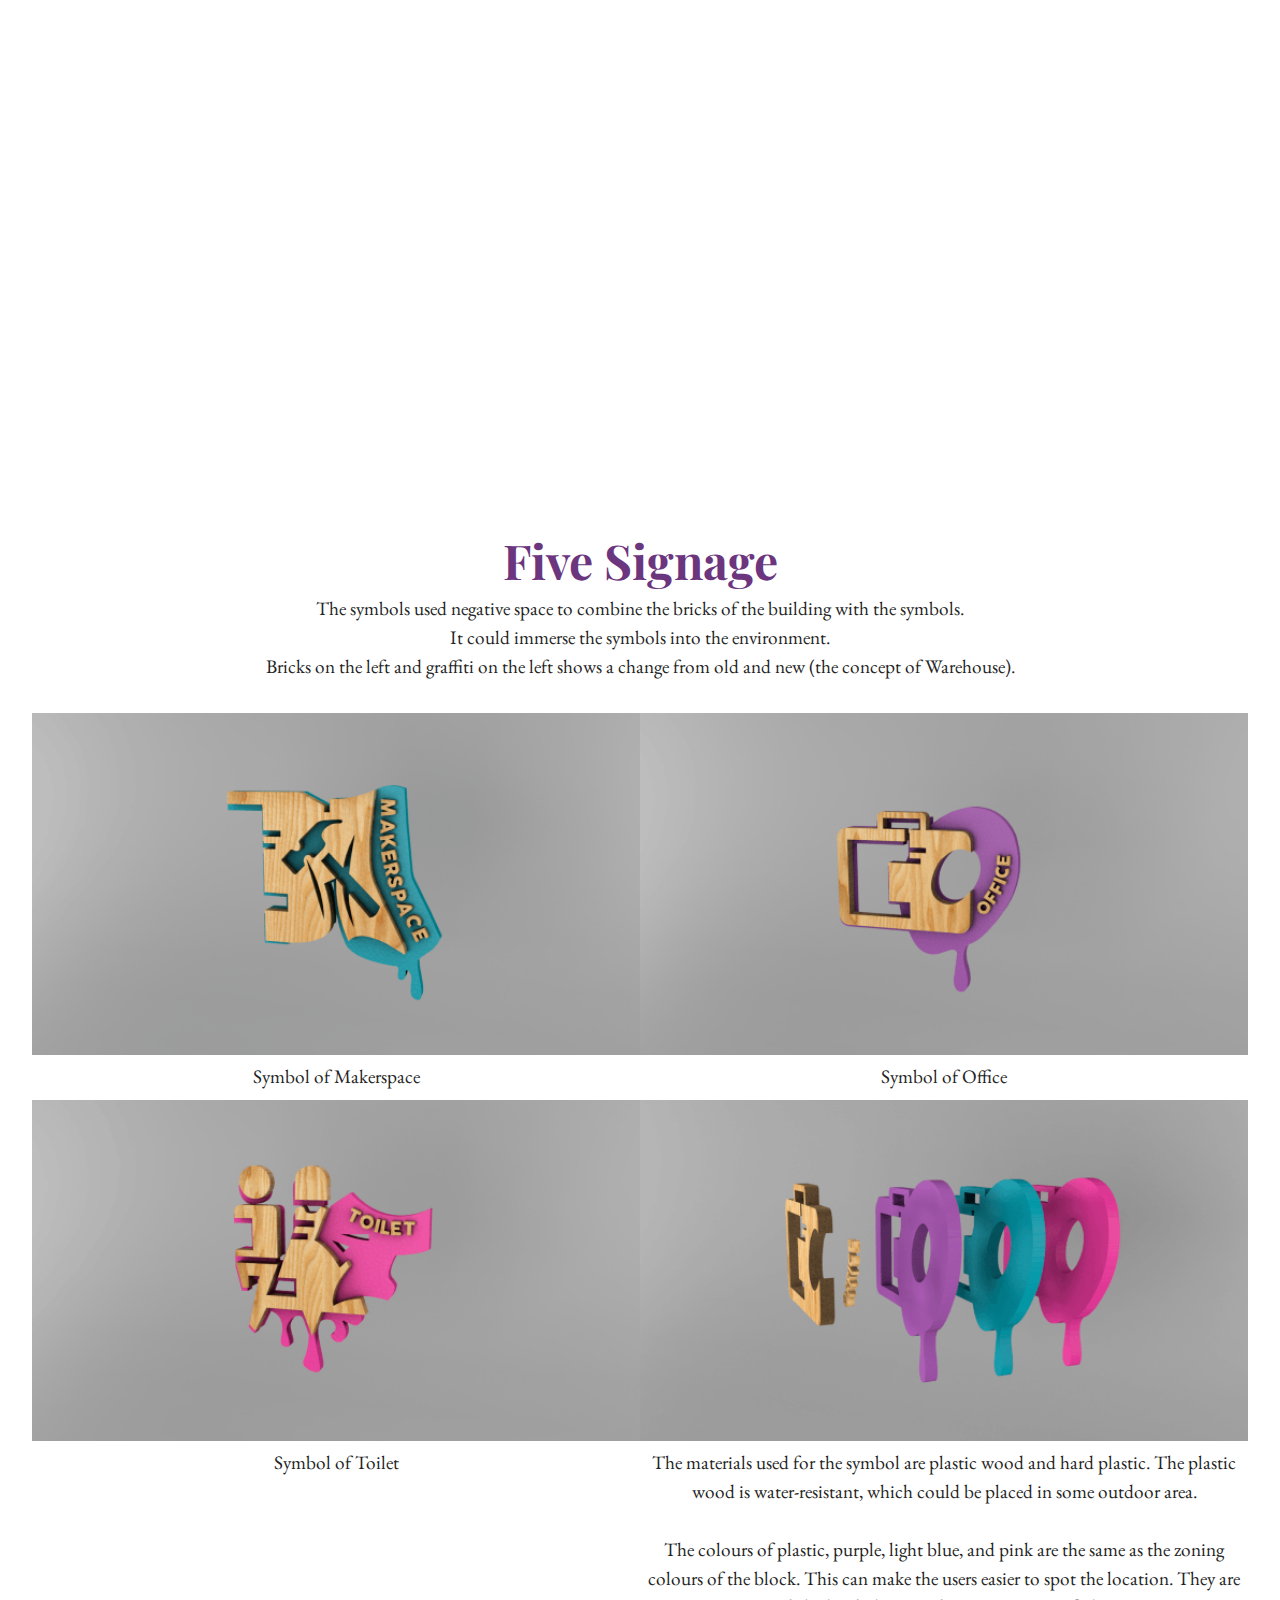
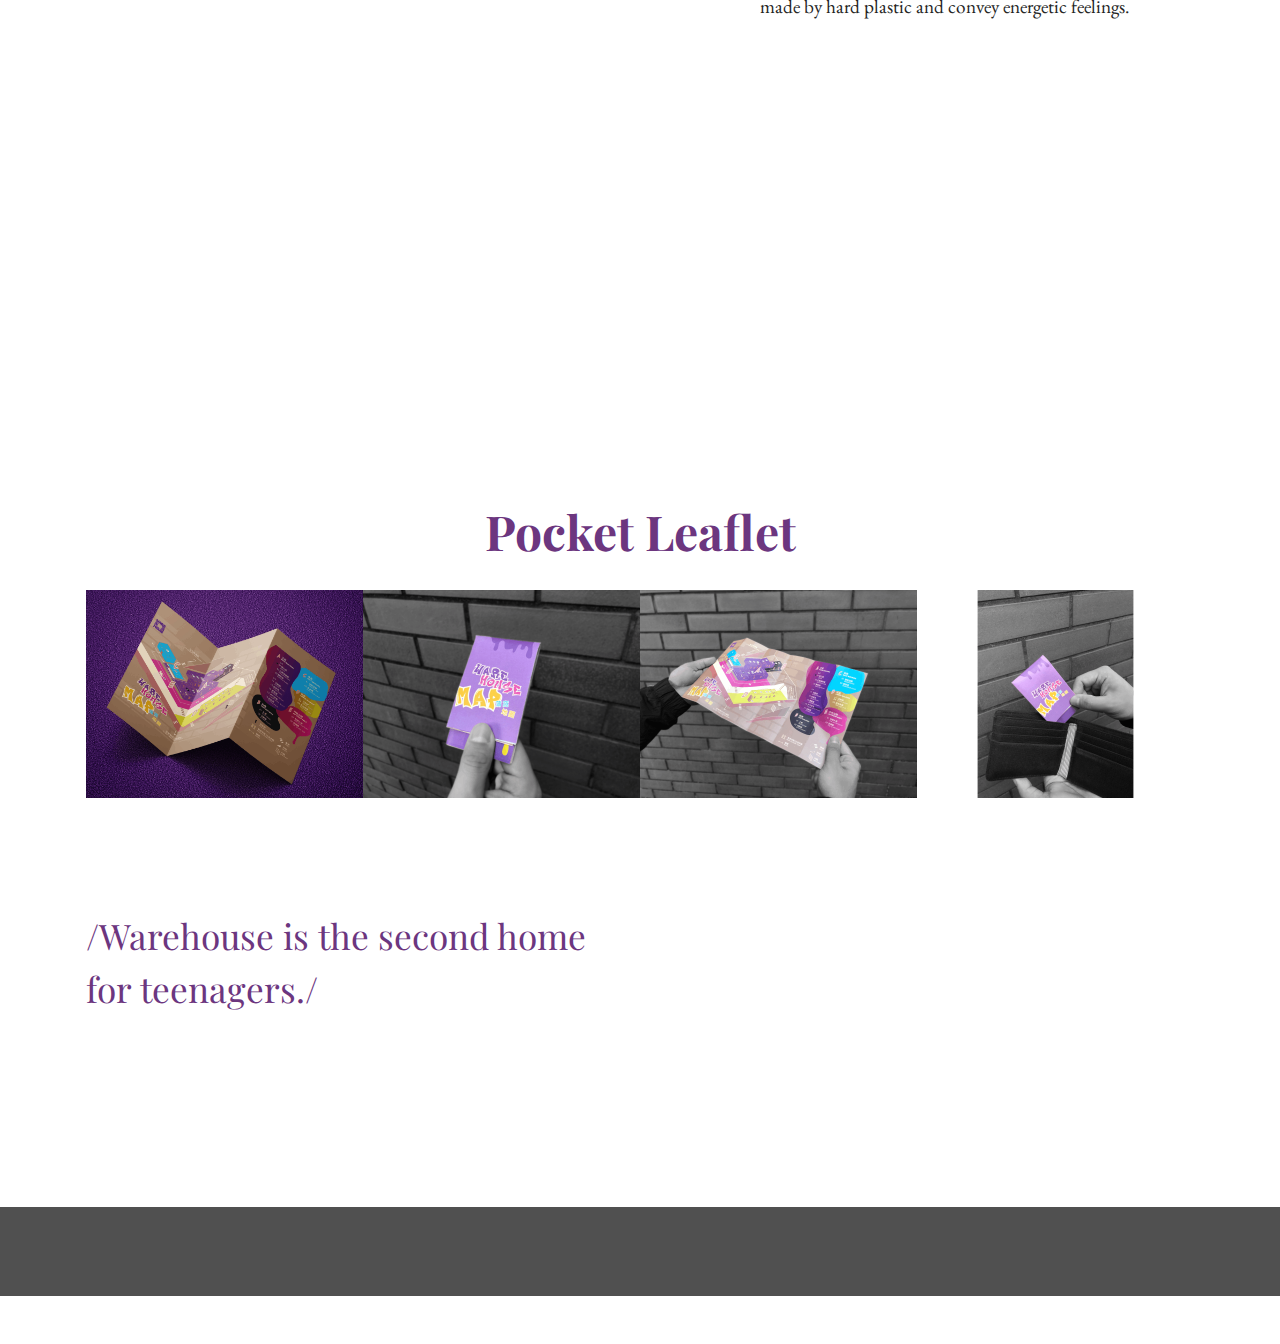
<file: WarehouseWayfinding.html>
<!DOCTYPE html>
<html  >
<head>
  <!-- Site made with Mobirise Website Builder v5.3.0, https://mobirise.com -->
  <meta charset="UTF-8">
  <meta http-equiv="X-UA-Compatible" content="IE=edge">
  <meta name="generator" content="Mobirise v5.3.0, mobirise.com">
  <meta name="viewport" content="width=device-width, initial-scale=1, minimum-scale=1">
  <link rel="shortcut icon" href="assets/images/logo3-121x106.png" type="image/x-icon">
  <meta name="description" content="">
  
  
  <title>Warehouse Wayfinding</title>
  <link rel="stylesheet" href="assets/web/assets/mobirise-icons2/mobirise2.css">
  <link rel="stylesheet" href="assets/tether/tether.min.css">
  <link rel="stylesheet" href="assets/bootstrap/css/bootstrap.min.css">
  <link rel="stylesheet" href="assets/bootstrap/css/bootstrap-grid.min.css">
  <link rel="stylesheet" href="assets/bootstrap/css/bootstrap-reboot.min.css">
  <link rel="stylesheet" href="assets/animatecss/animate.css">
  <link rel="stylesheet" href="assets/dropdown/css/style.css">
  <link rel="stylesheet" href="assets/socicon/css/styles.css">
  <link rel="stylesheet" href="assets/theme/css/style.css">
  <link rel="preload" as="style" href="assets/mobirise/css/mbr-additional.css"><link rel="stylesheet" href="assets/mobirise/css/mbr-additional.css" type="text/css">
  
  
  
  
</head>
<body>
  
  <section class="header4 cid-ssw1eIQfOe mbr-fullscreen mbr-parallax-background" id="header4-2a">

    
    
    <div class="container">
        <div class="row">
            <div class="content-wrap">
                <h1 class="mbr-section-title mbr-fonts-style mbr-white mb-3 display-1">
                    <strong>Warehouse</strong><br><strong>Way-finding</strong></h1>
                
                <p class="mbr-fonts-style mbr-text mbr-white mb-3 display-7">
                    This Project collaborates with The Warehouse Teenage Club Ltd. . We helped them to create a way-finding system in Warehouse. Warehouse is a youth organization in Hong Kong. It is a monument, the former Police station in Aberdeen.</p>

                
            </div>
        </div>
    </div>
</section>

<section class="image1 cid-ssw1eKx3vK" id="image1-2d">
    

    

    <div class="container">
        <div class="row align-items-center">
            <div class="col-12 col-lg-7">
                <div class="image-wrapper">
                    <img src="assets/images/bigmapmockup-1266x712.png" alt="Mobirise">
                    
                </div>
            </div>
            <div class="col-12 col-lg">
                <div class="text-wrapper">
                    
                    <p class="mbr-text mbr-fonts-style display-7">
                        My concept is based on the feeling of Warehouse. Warehouse is a mixture of old and new, which is the old brick building and a new area of teenagers. Therefore, I used 80s Retro colour with earth colour for my whole way-finding systems. The concept of the symbol is based on the change from old to new, which is mixing the brick-like pattern with graffiti style of words. The map is using zoning systems to relocate the rooms with different colours and numbers, in order to make user easier to find the location.</p>
                </div>
            </div>
        </div>
    </div>
</section>

<section class="image3 cid-st451JrnEs" id="image3-54">
    

    

    <div class="container">
        <div class="row justify-content-center">
            <div class="col-12 col-lg-10">
                <div class="image-wrapper">
                    <img src="assets/images/mapbig-3-1836x998.png" alt="Mobirise">
                    <p class="mbr-description mbr-fonts-style mt-2 align-center display-4">
                        The site map</p>
                </div>
            </div>
        </div>
    </div>
</section>

<section class="gallery6 mbr-gallery cid-ssytPP6f9D" id="gallery6-2j">
    

    

    <div class="container-fluid">
        <div class="mbr-section-head">
            <h3 class="mbr-section-title mbr-fonts-style align-center m-0 display-2"><strong>Five Signage</strong></h3>
            <h4 class="mbr-section-subtitle mbr-fonts-style align-center mb-0 mt-2 display-7">The symbols used negative space to combine the bricks of the building with the symbols. <br>It could immerse the symbols into the environment. <br>Bricks on the left and graffiti on the left shows a change from old and new (the concept of Warehouse).</h4>
        </div>
        <div class="row mbr-gallery mt-4">
            <div class="col-12 col-md-6 col-lg-6 item gallery-image">
                <div class="item-wrapper" data-toggle="modal" data-target="#svXTPxT3Rv-modal">
                    <img class="w-100" src="assets/images/whmaker-566x318.png" alt="" data-slide-to="0" data-target="#lb-svXTPxT3Rv">
                    <div class="icon-wrapper">
                        <span class="mobi-mbri mobi-mbri-search mbr-iconfont mbr-iconfont-btn"></span>
                    </div>
                </div>
                <h6 class="mbr-item-subtitle mbr-fonts-style align-center mb-2 mt-2 display-7">Symbol of Makerspace</h6>
            </div>
            <div class="col-12 col-md-6 col-lg-6 item gallery-image">
                <div class="item-wrapper" data-toggle="modal" data-target="#svXTPxT3Rv-modal">
                    <img class="w-100" src="assets/images/whoffice-566x318.png" alt="" data-slide-to="1" data-target="#lb-svXTPxT3Rv">
                    <div class="icon-wrapper">
                        <span class="mobi-mbri mobi-mbri-search mbr-iconfont mbr-iconfont-btn"></span>
                    </div>
                </div>
                <h6 class="mbr-item-subtitle mbr-fonts-style align-center mb-2 mt-2 display-7">Symbol of Office</h6>
            </div>
            <div class="col-12 col-md-6 col-lg-6 item gallery-image">
                <div class="item-wrapper" data-toggle="modal" data-target="#svXTPxT3Rv-modal">
                    <img class="w-100" src="assets/images/whtoilet-566x318.png" alt="" data-slide-to="2" data-target="#lb-svXTPxT3Rv">
                    <div class="icon-wrapper">
                        <span class="mobi-mbri mobi-mbri-search mbr-iconfont mbr-iconfont-btn"></span>
                    </div>
                </div>
                <h6 class="mbr-item-subtitle mbr-fonts-style align-center mb-2 mt-2 display-7">Symbol of Toilet</h6>
            </div>
            <div class="col-12 col-md-6 col-lg-6 item gallery-image">
                <div class="item-wrapper" data-toggle="modal" data-target="#svXTPxT3Rv-modal">
                    <img class="w-100" src="assets/images/whsection-566x318.png" alt="" data-slide-to="3" data-target="#lb-svXTPxT3Rv">
                    <div class="icon-wrapper">
                        <span class="mobi-mbri mobi-mbri-search mbr-iconfont mbr-iconfont-btn"></span>
                    </div>
                </div>
                <h6 class="mbr-item-subtitle mbr-fonts-style align-center mb-2 mt-2 display-7">The materials used for the symbol are plastic wood and hard plastic. The plastic wood is water-resistant, which could be placed in some outdoor area.<br><br>The colours of plastic, purple, light blue, and pink are the same as the zoning colours of the block. This can make the users easier to spot the location. They are made by hard plastic and convey energetic feelings.</h6>
            </div>
        </div>

        <div class="modal mbr-slider" tabindex="-1" role="dialog" aria-hidden="true" id="svXTPxT3Rv-modal">
            <div class="modal-dialog" role="document">
                <div class="modal-content">
                    <div class="modal-body">
                        <div class="carousel slide" id="lb-svXTPxT3Rv" data-interval="5000">
                            <div class="carousel-inner">
                                <div class="carousel-item active">
                                    <img class="d-block w-100" src="assets/images/whmaker-566x318.png" alt="">
                                </div>
                                <div class="carousel-item">
                                    <img class="d-block w-100" src="assets/images/whoffice-566x318.png" alt="">
                                </div>
                                <div class="carousel-item">
                                    <img class="d-block w-100" src="assets/images/whtoilet-566x318.png" alt="">
                                </div>
                                <div class="carousel-item">
                                    <img class="d-block w-100" src="assets/images/whsection-566x318.png" alt="">
                                </div>
                            </div>
                            <ol class="carousel-indicators">
                                <li data-slide-to="0" class="active" data-target="#lb-svXTPxT3Rv"></li>
                                <li data-slide-to="1" data-target="#lb-svXTPxT3Rv"></li>
                                <li data-slide-to="2" data-target="#lb-svXTPxT3Rv"></li>
                                <li data-slide-to="3" data-target="#lb-svXTPxT3Rv"></li>
                            </ol>
                            <a role="button" href="" class="close" data-dismiss="modal" aria-label="Close">
                            </a>
                            <a class="carousel-control-prev carousel-control" role="button" data-slide="prev" href="#lb-svXTPxT3Rv">
                                <span class="mobi-mbri mobi-mbri-arrow-prev" aria-hidden="true"></span>
                                <span class="sr-only">Previous</span>
                            </a>
                            <a class="carousel-control-next carousel-control" role="button" data-slide="next" href="#lb-svXTPxT3Rv">
                                <span class="mobi-mbri mobi-mbri-arrow-next" aria-hidden="true"></span>
                                <span class="sr-only">Next</span>
                            </a>
                        </div>
                    </div>
                </div>
            </div>
        </div>
    </div>
</section>

<section class="image3 cid-ssyoM4gZpO" id="image3-2h">
    

    

    <div class="container-fluid">
        <div class="row justify-content-center">
            <div class="col-12 col-lg-10">
                <div class="image-wrapper">
                    <img src="assets/images/1-1877x375.png" alt="Mobirise">
                    <p class="mbr-description mbr-fonts-style mt-2 align-center display-7">&nbsp; &nbsp;Dimension:<br>arround 30cm(L) x 30cm(W) x 2cm(H) The texts are in thickness of 1cm.</p>
                </div>
            </div>
        </div>
    </div>
</section>

<section class="gallery5 mbr-gallery cid-ssyqGdu7hH" id="gallery5-2i">
    

    

    <div class="container">
        <div class="mbr-section-head">
            <h3 class="mbr-section-title mbr-fonts-style align-center m-0 display-2"><strong>Pocket Leaflet</strong></h3>
            
        </div>
        <div class="row mbr-gallery mt-4">
            <div class="col-12 col-md-6 col-lg-3 item gallery-image active">
                <div class="item-wrapper" data-toggle="modal" data-target="#svXTPE0S8B-modal">
                    <img class="w-100" src="assets/images/map-mockup2-554x388.png" alt="" data-slide-to="0" data-target="#lb-svXTPE0S8B">
                    <div class="icon-wrapper">
                        <span class="mobi-mbri mobi-mbri-search mbr-iconfont mbr-iconfont-btn"></span>
                    </div>
                </div>
                
            </div><div class="col-12 col-md-6 col-lg-3 item gallery-image">
                <div class="item-wrapper" data-toggle="modal" data-target="#svXTPE0S8B-modal">
                    <img class="w-100" src="assets/images/whphoto2.1-554x416.png" alt="" data-slide-to="1" data-target="#lb-svXTPE0S8B">
                    <div class="icon-wrapper">
                        <span class="mobi-mbri mobi-mbri-search mbr-iconfont mbr-iconfont-btn"></span>
                    </div>
                </div>
                
            </div>
            <div class="col-12 col-md-6 col-lg-3 item gallery-image">
                <div class="item-wrapper" data-toggle="modal" data-target="#svXTPE0S8B-modal">
                    <img class="w-100" src="assets/images/whphoto1.1-554x416.png" alt="" data-slide-to="2" data-target="#lb-svXTPE0S8B">
                    <div class="icon-wrapper">
                        <span class="mobi-mbri mobi-mbri-search mbr-iconfont mbr-iconfont-btn"></span>
                    </div>
                </div>
                
            </div>
            <div class="col-12 col-md-6 col-lg-3 item gallery-image">
                <div class="item-wrapper" data-toggle="modal" data-target="#svXTPE0S8B-modal">
                    <img class="w-100" src="assets/images/whphoto3.1-554x416.png" alt="" data-slide-to="3" data-target="#lb-svXTPE0S8B">
                    <div class="icon-wrapper">
                        <span class="mobi-mbri mobi-mbri-search mbr-iconfont mbr-iconfont-btn"></span>
                    </div>
                </div>
                
            </div>
            
        </div>

        <div class="modal mbr-slider" tabindex="-1" role="dialog" aria-hidden="true" id="svXTPE0S8B-modal">
            <div class="modal-dialog" role="document">
                <div class="modal-content">
                    <div class="modal-body">
                        <div class="carousel slide" id="lb-svXTPE0S8B" data-interval="5000">
                            <div class="carousel-inner">
                                <div class="carousel-item active">
                                    <img class="d-block w-100" src="assets/images/map-mockup2-554x388.png" alt="">
                                </div><div class="carousel-item">
                                    <img class="d-block w-100" src="assets/images/whphoto2.1-554x416.png" alt="">
                                </div>
                                <div class="carousel-item">
                                    <img class="d-block w-100" src="assets/images/whphoto1.1-554x416.png" alt="">
                                </div>
                                <div class="carousel-item">
                                    <img class="d-block w-100" src="assets/images/whphoto3.1-554x416.png" alt="">
                                </div>
                                
                            </div>
                            <ol class="carousel-indicators">
                                <li data-slide-to="0" class="active" data-target="#lb-svXTPE0S8B"></li>
                                <li data-slide-to="1" data-target="#lb-svXTPE0S8B"></li>
                                <li data-slide-to="2" data-target="#lb-svXTPE0S8B"></li>
                                <li data-slide-to="3" data-target="#lb-svXTPE0S8B"></li>
                            </ol>
                            <a role="button" href="" class="close" data-dismiss="modal" aria-label="Close">
                            </a>
                            <a class="carousel-control-prev carousel-control" role="button" data-slide="prev" href="#lb-svXTPE0S8B">
                                <span class="mobi-mbri mobi-mbri-arrow-prev" aria-hidden="true"></span>
                                <span class="sr-only">Previous</span>
                            </a>
                            <a class="carousel-control-next carousel-control" role="button" data-slide="next" href="#lb-svXTPE0S8B">
                                <span class="mobi-mbri mobi-mbri-arrow-next" aria-hidden="true"></span>
                                <span class="sr-only">Next</span>
                            </a>
                        </div>
                    </div>
                </div>
            </div>
        </div>
    </div>
</section>

<section class="content10 cid-ssyA48fqBK" id="content10-2l">
    
    <div class="container">
        <div class="row justify-content-center">
            <div class="col-12 col-md">
                
                <h6 class="mbr-section-subtitle mbr-fonts-style mb-4 display-5">/Warehouse is the second home for teenagers./</h6>
            </div>
            <div class="col-md-12 col-lg-6">
                <p class="mbr-text mbr-fonts-style display-7">The leaflet would be placed in the office. When the users arrived office to sign in, they can take a map with them.Welcoming message is placed in second page of the leaflet to produce a feeling of home.<br><br>The map can keep in wallet to let the users reuse it when they visit Warehouse again, like back to a home. It could be a souvenir from Ware- house too.</p>
            </div>
        </div>
    </div>
</section>

<section class="menu cid-ssw1eLsNBY" once="menu" id="menu1-2f">
    
    <nav class="navbar navbar-dropdown navbar-fixed-top navbar-expand-lg">
        <div class="container">
            <div class="navbar-brand">
                <span class="navbar-logo">
                    
                        <a href="index.html"><img src="assets/images/logo3-121x106.png" alt="" style="height: 3.8rem;"></a>
                    
                </span>
                
            </div>
            <button class="navbar-toggler" type="button" data-toggle="collapse" data-target="#navbarSupportedContent" aria-controls="navbarNavAltMarkup" aria-expanded="false" aria-label="Toggle navigation">
                <div class="hamburger">
                    <span></span>
                    <span></span>
                    <span></span>
                    <span></span>
                </div>
            </button>
            <div class="collapse navbar-collapse" id="navbarSupportedContent">
                <ul class="navbar-nav nav-dropdown nav-right" data-app-modern-menu="true"><li class="nav-item"><a class="nav-link link text-black text-primary display-7" href="index.html">
                            Home</a></li></ul>
                <div class="icons-menu">
                    <a class="iconfont-wrapper" href="https://www.instagram.com/instant_nuudle/" target="_blank">
                        <span class="p-2 mbr-iconfont socicon-instagram socicon"></span>
                    </a>
                    
                    
                    
                </div>
                
            </div>
        </div>
    </nav>

</section>

<section class="footer7 cid-ssw1eMxujc" once="footers" id="footer7-2g">

    

    

    <div class="container">
        <div class="media-container-row align-center mbr-white">
            <div class="col-12">
                <p class="mbr-text mb-0 mbr-fonts-style display-7">
                    © Copyright 2021 Mian Tse - All Rights Reserved
                </p>
            </div>
        </div>
    </div>
</section><section style="background-color: #fff; font-family: -apple-system, BlinkMacSystemFont, 'Segoe UI', 'Roboto', 'Helvetica Neue', Arial, sans-serif; color:#aaa; font-size:12px; padding: 0; align-items: center; display: flex;"><a href="https://mobirise.site/l" style="flex: 1 1; height: 3rem; padding-left: 1rem;"></a><p style="flex: 0 0 auto; margin:0; padding-right:1rem;">Mobirise page builder - <a href="https://mobirise.site/p" style="color:#aaa;">Check this</a></p></section><script src="assets/web/assets/jquery/jquery.min.js"></script>  <script src="assets/popper/popper.min.js"></script>  <script src="assets/tether/tether.min.js"></script>  <script src="assets/bootstrap/js/bootstrap.min.js"></script>  <script src="assets/smoothscroll/smooth-scroll.js"></script>  <script src="assets/viewportchecker/jquery.viewportchecker.js"></script>  <script src="assets/parallax/jarallax.min.js"></script>  <script src="assets/dropdown/js/nav-dropdown.js"></script>  <script src="assets/dropdown/js/navbar-dropdown.js"></script>  <script src="assets/touchswipe/jquery.touch-swipe.min.js"></script>  <script src="assets/theme/js/script.js"></script>  
  
  
 <div id="scrollToTop" class="scrollToTop mbr-arrow-up"><a style="text-align: center;"><i class="mbr-arrow-up-icon mbr-arrow-up-icon-cm cm-icon cm-icon-smallarrow-up"></i></a></div>
    <input name="animation" type="hidden">
  </body>
</html>
</file>
<file: assets/web/assets/mobirise-icons2/mobirise2.css>
@font-face {
  font-family: 'Moririse2';
  font-display: swap;
  src:  url('mobirise2.eot?f2bix4');
  src:  url('mobirise2.eot?f2bix4#iefix') format('embedded-opentype'),
    url('mobirise2.ttf?f2bix4') format('truetype'),
    url('mobirise2.woff?f2bix4') format('woff'),
    url('mobirise2.svg?f2bix4#mobirise2') format('svg');
  font-weight: normal;
  font-style: normal;
}

[class^="mobi-"], [class*=" mobi-"] {
  /* use !important to prevent issues with browser extensions that change fonts */
  font-family: 'Moririse2' !important;
  speak: none;
  font-style: normal;
  font-weight: normal;
  font-variant: normal;
  text-transform: none;
  line-height: 1;

  /* Better Font Rendering =========== */
  -webkit-font-smoothing: antialiased;
  -moz-osx-font-smoothing: grayscale;
}

.mobi-mbri-add-submenu:before {
  content: "\e900";
}
.mobi-mbri-alert:before {
  content: "\e901";
}
.mobi-mbri-align-center:before {
  content: "\e902";
}
.mobi-mbri-align-justify:before {
  content: "\e903";
}
.mobi-mbri-align-left:before {
  content: "\e904";
}
.mobi-mbri-align-right:before {
  content: "\e905";
}
.mobi-mbri-android:before {
  content: "\e906";
}
.mobi-mbri-apple:before {
  content: "\e907";
}
.mobi-mbri-arrow-down:before {
  content: "\e908";
}
.mobi-mbri-arrow-next:before {
  content: "\e909";
}
.mobi-mbri-arrow-prev:before {
  content: "\e90a";
}
.mobi-mbri-arrow-up:before {
  content: "\e90b";
}
.mobi-mbri-bold:before {
  content: "\e90c";
}
.mobi-mbri-bookmark:before {
  content: "\e90d";
}
.mobi-mbri-bootstrap:before {
  content: "\e90e";
}
.mobi-mbri-briefcase:before {
  content: "\e90f";
}
.mobi-mbri-browse:before {
  content: "\e910";
}
.mobi-mbri-bulleted-list:before {
  content: "\e911";
}
.mobi-mbri-calendar:before {
  content: "\e912";
}
.mobi-mbri-camera:before {
  content: "\e913";
}
.mobi-mbri-cart-add:before {
  content: "\e914";
}
.mobi-mbri-cart-full:before {
  content: "\e915";
}
.mobi-mbri-cash:before {
  content: "\e916";
}
.mobi-mbri-change-style:before {
  content: "\e917";
}
.mobi-mbri-chat:before {
  content: "\e918";
}
.mobi-mbri-clock:before {
  content: "\e919";
}
.mobi-mbri-close:before {
  content: "\e91a";
}
.mobi-mbri-cloud:before {
  content: "\e91b";
}
.mobi-mbri-code:before {
  content: "\e91c";
}
.mobi-mbri-contact-form:before {
  content: "\e91d";
}
.mobi-mbri-credit-card:before {
  content: "\e91e";
}
.mobi-mbri-cursor-click:before {
  content: "\e91f";
}
.mobi-mbri-cust-feedback:before {
  content: "\e920";
}
.mobi-mbri-database:before {
  content: "\e921";
}
.mobi-mbri-delivery:before {
  content: "\e922";
}
.mobi-mbri-desktop:before {
  content: "\e923";
}
.mobi-mbri-devices:before {
  content: "\e924";
}
.mobi-mbri-down:before {
  content: "\e925";
}
.mobi-mbri-download-2:before {
  content: "\e926";
}
.mobi-mbri-download:before {
  content: "\e927";
}
.mobi-mbri-drag-n-drop-2:before {
  content: "\e928";
}
.mobi-mbri-drag-n-drop:before {
  content: "\e929";
}
.mobi-mbri-edit-2:before {
  content: "\e92a";
}
.mobi-mbri-edit:before {
  content: "\e92b";
}
.mobi-mbri-error:before {
  content: "\e92c";
}
.mobi-mbri-extension:before {
  content: "\e92d";
}
.mobi-mbri-features:before {
  content: "\e92e";
}
.mobi-mbri-file:before {
  content: "\e92f";
}
.mobi-mbri-flag:before {
  content: "\e930";
}
.mobi-mbri-folder:before {
  content: "\e931";
}
.mobi-mbri-gift:before {
  content: "\e932";
}
.mobi-mbri-github:before {
  content: "\e933";
}
.mobi-mbri-globe-2:before {
  content: "\e934";
}
.mobi-mbri-globe:before {
  content: "\e935";
}
.mobi-mbri-growing-chart:before {
  content: "\e936";
}
.mobi-mbri-hearth:before {
  content: "\e937";
}
.mobi-mbri-help:before {
  content: "\e938";
}
.mobi-mbri-home:before {
  content: "\e939";
}
.mobi-mbri-hot-cup:before {
  content: "\e93a";
}
.mobi-mbri-idea:before {
  content: "\e93b";
}
.mobi-mbri-image-gallery:before {
  content: "\e93c";
}
.mobi-mbri-image-slider:before {
  content: "\e93d";
}
.mobi-mbri-info:before {
  content: "\e93e";
}
.mobi-mbri-italic:before {
  content: "\e93f";
}
.mobi-mbri-key:before {
  content: "\e940";
}
.mobi-mbri-laptop:before {
  content: "\e941";
}
.mobi-mbri-layers:before {
  content: "\e942";
}
.mobi-mbri-left-right:before {
  content: "\e943";
}
.mobi-mbri-left:before {
  content: "\e944";
}
.mobi-mbri-letter:before {
  content: "\e945";
}
.mobi-mbri-like:before {
  content: "\e946";
}
.mobi-mbri-link:before {
  content: "\e947";
}
.mobi-mbri-lock:before {
  content: "\e948";
}
.mobi-mbri-login:before {
  content: "\e949";
}
.mobi-mbri-logout:before {
  content: "\e94a";
}
.mobi-mbri-magic-stick:before {
  content: "\e94b";
}
.mobi-mbri-map-pin:before {
  content: "\e94c";
}
.mobi-mbri-menu:before {
  content: "\e94d";
}
.mobi-mbri-mobile-2:before {
  content: "\e94e";
}
.mobi-mbri-mobile-horizontal:before {
  content: "\e94f";
}
.mobi-mbri-mobile:before {
  content: "\e950";
}
.mobi-mbri-mobirise:before {
  content: "\e951";
}
.mobi-mbri-more-horizontal:before {
  content: "\e952";
}
.mobi-mbri-more-vertical:before {
  content: "\e953";
}
.mobi-mbri-music:before {
  content: "\e954";
}
.mobi-mbri-new-file:before {
  content: "\e955";
}
.mobi-mbri-numbered-list:before {
  content: "\e956";
}
.mobi-mbri-opened-folder:before {
  content: "\e957";
}
.mobi-mbri-pages:before {
  content: "\e958";
}
.mobi-mbri-paper-plane:before {
  content: "\e959";
}
.mobi-mbri-paperclip:before {
  content: "\e95a";
}
.mobi-mbri-phone:before {
  content: "\e95b";
}
.mobi-mbri-photo:before {
  content: "\e95c";
}
.mobi-mbri-photos:before {
  content: "\e95d";
}
.mobi-mbri-pin:before {
  content: "\e95e";
}
.mobi-mbri-play:before {
  content: "\e95f";
}
.mobi-mbri-plus:before {
  content: "\e960";
}
.mobi-mbri-preview:before {
  content: "\e961";
}
.mobi-mbri-print:before {
  content: "\e962";
}
.mobi-mbri-protect:before {
  content: "\e963";
}
.mobi-mbri-question:before {
  content: "\e964";
}
.mobi-mbri-quote-left:before {
  content: "\e965";
}
.mobi-mbri-quote-right:before {
  content: "\e966";
}
.mobi-mbri-redo:before {
  content: "\e967";
}
.mobi-mbri-refresh:before {
  content: "\e968";
}
.mobi-mbri-responsive-2:before {
  content: "\e969";
}
.mobi-mbri-responsive:before {
  content: "\e96a";
}
.mobi-mbri-right:before {
  content: "\e96b";
}
.mobi-mbri-rocket:before {
  content: "\e96c";
}
.mobi-mbri-sad-face:before {
  content: "\e96d";
}
.mobi-mbri-sale:before {
  content: "\e96e";
}
.mobi-mbri-save:before {
  content: "\e96f";
}
.mobi-mbri-search:before {
  content: "\e970";
}
.mobi-mbri-setting-2:before {
  content: "\e971";
}
.mobi-mbri-setting-3:before {
  content: "\e972";
}
.mobi-mbri-setting:before {
  content: "\e973";
}
.mobi-mbri-share:before {
  content: "\e974";
}
.mobi-mbri-shopping-bag:before {
  content: "\e975";
}
.mobi-mbri-shopping-basket:before {
  content: "\e976";
}
.mobi-mbri-shopping-cart:before {
  content: "\e977";
}
.mobi-mbri-sites:before {
  content: "\e978";
}
.mobi-mbri-smile-face:before {
  content: "\e979";
}
.mobi-mbri-speed:before {
  content: "\e97a";
}
.mobi-mbri-star:before {
  content: "\e97b";
}
.mobi-mbri-success:before {
  content: "\e97c";
}
.mobi-mbri-sun:before {
  content: "\e97d";
}
.mobi-mbri-sun2:before {
  content: "\e97e";
}
.mobi-mbri-tablet-vertical:before {
  content: "\e97f";
}
.mobi-mbri-tablet:before {
  content: "\e980";
}
.mobi-mbri-target:before {
  content: "\e981";
}
.mobi-mbri-timer:before {
  content: "\e982";
}
.mobi-mbri-to-ftp:before {
  content: "\e983";
}
.mobi-mbri-to-local-drive:before {
  content: "\e984";
}
.mobi-mbri-touch-swipe:before {
  content: "\e985";
}
.mobi-mbri-touch:before {
  content: "\e986";
}
.mobi-mbri-trash:before {
  content: "\e987";
}
.mobi-mbri-underline:before {
  content: "\e988";
}
.mobi-mbri-undo:before {
  content: "\e989";
}
.mobi-mbri-unlink:before {
  content: "\e98a";
}
.mobi-mbri-unlock:before {
  content: "\e98b";
}
.mobi-mbri-up-down:before {
  content: "\e98c";
}
.mobi-mbri-up:before {
  content: "\e98d";
}
.mobi-mbri-update:before {
  content: "\e98e";
}
.mobi-mbri-upload-2:before {
  content: "\e98f";
}
.mobi-mbri-upload:before {
  content: "\e990";
}
.mobi-mbri-user-2:before {
  content: "\e991";
}
.mobi-mbri-user:before {
  content: "\e992";
}
.mobi-mbri-users:before {
  content: "\e993";
}
.mobi-mbri-video-play:before {
  content: "\e994";
}
.mobi-mbri-video:before {
  content: "\e995";
}
.mobi-mbri-watch:before {
  content: "\e996";
}
.mobi-mbri-website-theme-2:before {
  content: "\e997";
}
.mobi-mbri-website-theme:before {
  content: "\e998";
}
.mobi-mbri-wifi:before {
  content: "\e999";
}
.mobi-mbri-windows:before {
  content: "\e99a";
}
.mobi-mbri-zoom-in:before {
  content: "\e99b";
}
.mobi-mbri-zoom-out:before {
  content: "\e99c";
}
</file>
<file: assets/dropdown/css/style.css>
.navbar-dropdown {
  left: 0;
  padding: 0;
  position: absolute;
  right: 0;
  top: 0;
  transition: all 0.45s ease;
  z-index: 1030;
  background: #282828; }
  .navbar-dropdown .navbar-logo {
    margin-right: 0.8rem;
    transition: margin 0.3s ease-in-out;
    vertical-align: middle; }
    .navbar-dropdown .navbar-logo img {
      height: 3.125rem;
      transition: all 0.3s ease-in-out; }
    .navbar-dropdown .navbar-logo.mbr-iconfont {
      font-size: 3.125rem;
      line-height: 3.125rem; }
  .navbar-dropdown .navbar-caption {
    font-weight: 700;
    white-space: normal;
    vertical-align: -4px;
    line-height: 3.125rem !important; }
    .navbar-dropdown .navbar-caption, .navbar-dropdown .navbar-caption:hover {
      color: inherit;
      text-decoration: none; }
  .navbar-dropdown .mbr-iconfont + .navbar-caption {
    vertical-align: -1px; }
  .navbar-dropdown.navbar-fixed-top {
    position: fixed; }
  .navbar-dropdown .navbar-brand span {
    vertical-align: -4px; }
  .navbar-dropdown.bg-color.transparent {
    background: none; }
  .navbar-dropdown.navbar-short .navbar-brand {
    padding: 0.625rem 0; }
    .navbar-dropdown.navbar-short .navbar-brand span {
      vertical-align: -1px; }
  .navbar-dropdown.navbar-short .navbar-caption {
    line-height: 2.375rem !important;
    vertical-align: -2px; }
  .navbar-dropdown.navbar-short .navbar-logo {
    margin-right: 0.5rem; }
    .navbar-dropdown.navbar-short .navbar-logo img {
      height: 2.375rem; }
    .navbar-dropdown.navbar-short .navbar-logo.mbr-iconfont {
      font-size: 2.375rem;
      line-height: 2.375rem; }
  .navbar-dropdown.navbar-short .mbr-table-cell {
    height: 3.625rem; }
  .navbar-dropdown .navbar-close {
    left: 0.6875rem;
    position: fixed;
    top: 0.75rem;
    z-index: 1000; }
  .navbar-dropdown .hamburger-icon {
    content: "";
    display: inline-block;
    vertical-align: middle;
    width: 16px;
    -webkit-box-shadow: 0 -6px 0 1px #282828,0 0 0 1px #282828,0 6px 0 1px #282828;
    -moz-box-shadow: 0 -6px 0 1px #282828,0 0 0 1px #282828,0 6px 0 1px #282828;
    box-shadow: 0 -6px 0 1px #282828,0 0 0 1px #282828,0 6px 0 1px #282828; }

.dropdown-menu .dropdown-toggle[data-toggle="dropdown-submenu"]::after {
  border-bottom: 0.35em solid transparent;
  border-left: 0.35em solid;
  border-right: 0;
  border-top: 0.35em solid transparent;
  margin-left: 0.3rem; }

.dropdown-menu .dropdown-item:focus {
  outline: 0; }

.nav-dropdown {
  font-size: 0.75rem;
  font-weight: 500;
  height: auto !important; }
  .nav-dropdown .nav-btn {
    padding-left: 1rem; }
  .nav-dropdown .link {
    margin: .667em 1.667em;
    font-weight: 500;
    padding: 0;
    transition: color .2s ease-in-out; }
    .nav-dropdown .link.dropdown-toggle {
      margin-right: 2.583em; }
      .nav-dropdown .link.dropdown-toggle::after {
        margin-left: .25rem;
        border-top: 0.35em solid;
        border-right: 0.35em solid transparent;
        border-left: 0.35em solid transparent;
        border-bottom: 0; }
      .nav-dropdown .link.dropdown-toggle[aria-expanded="true"] {
        margin: 0;
        padding: 0.667em 3.263em  0.667em 1.667em; }
  .nav-dropdown .link::after,
  .nav-dropdown .dropdown-item::after {
    color: inherit; }
  .nav-dropdown .btn {
    font-size: 0.75rem;
    font-weight: 700;
    letter-spacing: 0;
    margin-bottom: 0;
    padding-left: 1.25rem;
    padding-right: 1.25rem; }
  .nav-dropdown .dropdown-menu {
    border-radius: 0;
    border: 0;
    left: 0;
    margin: 0;
    padding-bottom: 1.25rem;
    padding-top: 1.25rem;
    position: relative; }
  .nav-dropdown .dropdown-submenu {
    margin-left: 0.125rem;
    top: 0; }
  .nav-dropdown .dropdown-item {
    font-weight: 500;
    line-height: 2;
    padding: 0.3846em 4.615em 0.3846em 1.5385em;
    position: relative;
    transition: color .2s ease-in-out, background-color .2s ease-in-out; }
    .nav-dropdown .dropdown-item::after {
      margin-top: -0.3077em;
      position: absolute;
      right: 1.1538em;
      top: 50%; }
    .nav-dropdown .dropdown-item:focus, .nav-dropdown .dropdown-item:hover {
      background: none; }

@media (max-width: 767px) {
  .nav-dropdown.navbar-toggleable-sm {
    bottom: 0;
    display: none;
    left: 0;
    overflow-x: hidden;
    position: fixed;
    top: 0;
    transform: translateX(-100%);
    -ms-transform: translateX(-100%);
    -webkit-transform: translateX(-100%);
    width: 18.75rem;
    z-index: 999; } }
.nav-dropdown.navbar-toggleable-xl {
  bottom: 0;
  display: none;
  left: 0;
  overflow-x: hidden;
  position: fixed;
  top: 0;
  transform: translateX(-100%);
  -ms-transform: translateX(-100%);
  -webkit-transform: translateX(-100%);
  width: 18.75rem;
  z-index: 999; }

.nav-dropdown-sm {
  display: block !important;
  overflow-x: hidden;
  overflow: auto;
  padding-top: 3.875rem; }
  .nav-dropdown-sm::after {
    content: "";
    display: block;
    height: 3rem;
    width: 100%; }
  .nav-dropdown-sm.collapse.in ~ .navbar-close {
    display: block !important; }
  .nav-dropdown-sm.collapsing, .nav-dropdown-sm.collapse.in {
    transform: translateX(0);
    -ms-transform: translateX(0);
    -webkit-transform: translateX(0);
    transition: all 0.25s ease-out;
    -webkit-transition: all 0.25s ease-out;
    background: #282828; }
  .nav-dropdown-sm.collapsing[aria-expanded="false"] {
    transform: translateX(-100%);
    -ms-transform: translateX(-100%);
    -webkit-transform: translateX(-100%); }
  .nav-dropdown-sm .nav-item {
    display: block;
    margin-left: 0 !important;
    padding-left: 0; }
  .nav-dropdown-sm .link,
  .nav-dropdown-sm .dropdown-item {
    border-top: 1px dotted rgba(255, 255, 255, 0.1);
    font-size: 0.8125rem;
    line-height: 1.6;
    margin: 0 !important;
    padding: 0.875rem 2.4rem 0.875rem 1.5625rem !important;
    position: relative;
    white-space: normal; }
    .nav-dropdown-sm .link:focus, .nav-dropdown-sm .link:hover,
    .nav-dropdown-sm .dropdown-item:focus,
    .nav-dropdown-sm .dropdown-item:hover {
      background: rgba(0, 0, 0, 0.2) !important;
      color: #c0a375; }
  .nav-dropdown-sm .nav-btn {
    position: relative;
    padding: 1.5625rem 1.5625rem 0 1.5625rem; }
    .nav-dropdown-sm .nav-btn::before {
      border-top: 1px dotted rgba(255, 255, 255, 0.1);
      content: "";
      left: 0;
      position: absolute;
      top: 0;
      width: 100%; }
    .nav-dropdown-sm .nav-btn + .nav-btn {
      padding-top: 0.625rem; }
      .nav-dropdown-sm .nav-btn + .nav-btn::before {
        display: none; }
  .nav-dropdown-sm .btn {
    padding: 0.625rem 0; }
  .nav-dropdown-sm .dropdown-toggle[data-toggle="dropdown-submenu"]::after {
    margin-left: .25rem;
    border-top: 0.35em solid;
    border-right: 0.35em solid transparent;
    border-left: 0.35em solid transparent;
    border-bottom: 0; }
  .nav-dropdown-sm .dropdown-toggle[data-toggle="dropdown-submenu"][aria-expanded="true"]::after {
    border-top: 0;
    border-right: 0.35em solid transparent;
    border-left: 0.35em solid transparent;
    border-bottom: 0.35em solid; }
  .nav-dropdown-sm .dropdown-menu {
    margin: 0;
    padding: 0;
    position: relative;
    top: 0;
    left: 0;
    width: 100%;
    border: 0;
    float: none;
    border-radius: 0;
    background: none; }
  .nav-dropdown-sm .dropdown-submenu {
    left: 100%;
    margin-left: 0.125rem;
    margin-top: -1.25rem;
    top: 0; }

.navbar-toggleable-sm .nav-dropdown .dropdown-menu {
  position: absolute; }

.navbar-toggleable-sm .nav-dropdown .dropdown-submenu {
  left: 100%;
  margin-left: 0.125rem;
  margin-top: -1.25rem;
  top: 0; }

.navbar-toggleable-sm.opened .nav-dropdown .dropdown-menu {
  position: relative; }

.navbar-toggleable-sm.opened .nav-dropdown .dropdown-submenu {
  left: 0;
  margin-left: 00rem;
  margin-top: 0rem;
  top: 0; }

.is-builder .nav-dropdown.collapsing {
  transition: none !important; }

/*# sourceMappingURL=style.css.map */
</file>
<file: assets/socicon/css/styles.css>
@charset "UTF-8";

@font-face {
  font-family: 'Socicon';
  src:  url('../fonts/socicon.eot');
  src:  url('../fonts/socicon.eot?#iefix') format('embedded-opentype'),
    url('../fonts/socicon.woff2') format('woff2'),
    url('../fonts/socicon.ttf') format('truetype'),
    url('../fonts/socicon.woff') format('woff'),
    url('../fonts/socicon.svg#socicon') format('svg');
  font-weight: normal;
  font-style: normal;
  font-display: swap;
}

[data-icon]:before {
  font-family: "socicon" !important;
  content: attr(data-icon);
  font-style: normal !important;
  font-weight: normal !important;
  font-variant: normal !important;
  text-transform: none !important;
  speak: none;
  line-height: 1;
  -webkit-font-smoothing: antialiased;
  -moz-osx-font-smoothing: grayscale;
}

[class^="socicon-"], [class*=" socicon-"] {
  /* use !important to prevent issues with browser extensions that change fonts */
  font-family: 'Socicon' !important;
  speak: none;
  font-style: normal;
  font-weight: normal;
  font-variant: normal;
  text-transform: none;
  line-height: 1;

  /* Better Font Rendering =========== */
  -webkit-font-smoothing: antialiased;
  -moz-osx-font-smoothing: grayscale;
}

.socicon-eitaa:before {
  content: "\e97c";
}
.socicon-soroush:before {
  content: "\e97d";
}
.socicon-bale:before {
  content: "\e97e";
}
.socicon-zazzle:before {
  content: "\e97b";
}
.socicon-society6:before {
  content: "\e97a";
}
.socicon-redbubble:before {
  content: "\e979";
}
.socicon-avvo:before {
  content: "\e978";
}
.socicon-stitcher:before {
  content: "\e977";
}
.socicon-googlehangouts:before {
  content: "\e974";
}
.socicon-dlive:before {
  content: "\e975";
}
.socicon-vsco:before {
  content: "\e976";
}
.socicon-flipboard:before {
  content: "\e973";
}
.socicon-ubuntu:before {
  content: "\e958";
}
.socicon-artstation:before {
  content: "\e959";
}
.socicon-invision:before {
  content: "\e95a";
}
.socicon-torial:before {
  content: "\e95b";
}
.socicon-collectorz:before {
  content: "\e95c";
}
.socicon-seenthis:before {
  content: "\e95d";
}
.socicon-googleplaymusic:before {
  content: "\e95e";
}
.socicon-debian:before {
  content: "\e95f";
}
.socicon-filmfreeway:before {
  content: "\e960";
}
.socicon-gnome:before {
  content: "\e961";
}
.socicon-itchio:before {
  content: "\e962";
}
.socicon-jamendo:before {
  content: "\e963";
}
.socicon-mix:before {
  content: "\e964";
}
.socicon-sharepoint:before {
  content: "\e965";
}
.socicon-tinder:before {
  content: "\e966";
}
.socicon-windguru:before {
  content: "\e967";
}
.socicon-cdbaby:before {
  content: "\e968";
}
.socicon-elementaryos:before {
  content: "\e969";
}
.socicon-stage32:before {
  content: "\e96a";
}
.socicon-tiktok:before {
  content: "\e96b";
}
.socicon-gitter:before {
  content: "\e96c";
}
.socicon-letterboxd:before {
  content: "\e96d";
}
.socicon-threema:before {
  content: "\e96e";
}
.socicon-splice:before {
  content: "\e96f";
}
.socicon-metapop:before {
  content: "\e970";
}
.socicon-naver:before {
  content: "\e971";
}
.socicon-remote:before {
  content: "\e972";
}
.socicon-internet:before {
  content: "\e957";
}
.socicon-moddb:before {
  content: "\e94b";
}
.socicon-indiedb:before {
  content: "\e94c";
}
.socicon-traxsource:before {
  content: "\e94d";
}
.socicon-gamefor:before {
  content: "\e94e";
}
.socicon-pixiv:before {
  content: "\e94f";
}
.socicon-myanimelist:before {
  content: "\e950";
}
.socicon-blackberry:before {
  content: "\e951";
}
.socicon-wickr:before {
  content: "\e952";
}
.socicon-spip:before {
  content: "\e953";
}
.socicon-napster:before {
  content: "\e954";
}
.socicon-beatport:before {
  content: "\e955";
}
.socicon-hackerone:before {
  content: "\e956";
}
.socicon-hackernews:before {
  content: "\e946";
}
.socicon-smashwords:before {
  content: "\e947";
}
.socicon-kobo:before {
  content: "\e948";
}
.socicon-bookbub:before {
  content: "\e949";
}
.socicon-mailru:before {
  content: "\e94a";
}
.socicon-gitlab:before {
  content: "\e945";
}
.socicon-instructables:before {
  content: "\e944";
}
.socicon-portfolio:before {
  content: "\e943";
}
.socicon-codered:before {
  content: "\e940";
}
.socicon-origin:before {
  content: "\e941";
}
.socicon-nextdoor:before {
  content: "\e942";
}
.socicon-udemy:before {
  content: "\e93f";
}
.socicon-livemaster:before {
  content: "\e93e";
}
.socicon-crunchbase:before {
  content: "\e93b";
}
.socicon-homefy:before {
  content: "\e93c";
}
.socicon-calendly:before {
  content: "\e93d";
}
.socicon-realtor:before {
  content: "\e90f";
}
.socicon-tidal:before {
  content: "\e910";
}
.socicon-qobuz:before {
  content: "\e911";
}
.socicon-natgeo:before {
  content: "\e912";
}
.socicon-mastodon:before {
  content: "\e913";
}
.socicon-unsplash:before {
  content: "\e914";
}
.socicon-homeadvisor:before {
  content: "\e915";
}
.socicon-angieslist:before {
  content: "\e916";
}
.socicon-codepen:before {
  content: "\e917";
}
.socicon-slack:before {
  content: "\e918";
}
.socicon-openaigym:before {
  content: "\e919";
}
.socicon-logmein:before {
  content: "\e91a";
}
.socicon-fiverr:before {
  content: "\e91b";
}
.socicon-gotomeeting:before {
  content: "\e91c";
}
.socicon-aliexpress:before {
  content: "\e91d";
}
.socicon-guru:before {
  content: "\e91e";
}
.socicon-appstore:before {
  content: "\e91f";
}
.socicon-homes:before {
  content: "\e920";
}
.socicon-zoom:before {
  content: "\e921";
}
.socicon-alibaba:before {
  content: "\e922";
}
.socicon-craigslist:before {
  content: "\e923";
}
.socicon-wix:before {
  content: "\e924";
}
.socicon-redfin:before {
  content: "\e925";
}
.socicon-googlecalendar:before {
  content: "\e926";
}
.socicon-shopify:before {
  content: "\e927";
}
.socicon-freelancer:before {
  content: "\e928";
}
.socicon-seedrs:before {
  content: "\e929";
}
.socicon-bing:before {
  content: "\e92a";
}
.socicon-doodle:before {
  content: "\e92b";
}
.socicon-bonanza:before {
  content: "\e92c";
}
.socicon-squarespace:before {
  content: "\e92d";
}
.socicon-toptal:before {
  content: "\e92e";
}
.socicon-gust:before {
  content: "\e92f";
}
.socicon-ask:before {
  content: "\e930";
}
.socicon-trulia:before {
  content: "\e931";
}
.socicon-loomly:before {
  content: "\e932";
}
.socicon-ghost:before {
  content: "\e933";
}
.socicon-upwork:before {
  content: "\e934";
}
.socicon-fundable:before {
  content: "\e935";
}
.socicon-booking:before {
  content: "\e936";
}
.socicon-googlemaps:before {
  content: "\e937";
}
.socicon-zillow:before {
  content: "\e938";
}
.socicon-niconico:before {
  content: "\e939";
}
.socicon-toneden:before {
  content: "\e93a";
}
.socicon-augment:before {
  content: "\e908";
}
.socicon-bitbucket:before {
  content: "\e909";
}
.socicon-fyuse:before {
  content: "\e90a";
}
.socicon-yt-gaming:before {
  content: "\e90b";
}
.socicon-sketchfab:before {
  content: "\e90c";
}
.socicon-mobcrush:before {
  content: "\e90d";
}
.socicon-microsoft:before {
  content: "\e90e";
}
.socicon-pandora:before {
  content: "\e907";
}
.socicon-messenger:before {
  content: "\e906";
}
.socicon-gamewisp:before {
  content: "\e905";
}
.socicon-bloglovin:before {
  content: "\e904";
}
.socicon-tunein:before {
  content: "\e903";
}
.socicon-gamejolt:before {
  content: "\e901";
}
.socicon-trello:before {
  content: "\e902";
}
.socicon-spreadshirt:before {
  content: "\e900";
}
.socicon-500px:before {
  content: "\e000";
}
.socicon-8tracks:before {
  content: "\e001";
}
.socicon-airbnb:before {
  content: "\e002";
}
.socicon-alliance:before {
  content: "\e003";
}
.socicon-amazon:before {
  content: "\e004";
}
.socicon-amplement:before {
  content: "\e005";
}
.socicon-android:before {
  content: "\e006";
}
.socicon-angellist:before {
  content: "\e007";
}
.socicon-apple:before {
  content: "\e008";
}
.socicon-appnet:before {
  content: "\e009";
}
.socicon-baidu:before {
  content: "\e00a";
}
.socicon-bandcamp:before {
  content: "\e00b";
}
.socicon-battlenet:before {
  content: "\e00c";
}
.socicon-mixer:before {
  content: "\e00d";
}
.socicon-bebee:before {
  content: "\e00e";
}
.socicon-bebo:before {
  content: "\e00f";
}
.socicon-behance:before {
  content: "\e010";
}
.socicon-blizzard:before {
  content: "\e011";
}
.socicon-blogger:before {
  content: "\e012";
}
.socicon-buffer:before {
  content: "\e013";
}
.socicon-chrome:before {
  content: "\e014";
}
.socicon-coderwall:before {
  content: "\e015";
}
.socicon-curse:before {
  content: "\e016";
}
.socicon-dailymotion:before {
  content: "\e017";
}
.socicon-deezer:before {
  content: "\e018";
}
.socicon-delicious:before {
  content: "\e019";
}
.socicon-deviantart:before {
  content: "\e01a";
}
.socicon-diablo:before {
  content: "\e01b";
}
.socicon-digg:before {
  content: "\e01c";
}
.socicon-discord:before {
  content: "\e01d";
}
.socicon-disqus:before {
  content: "\e01e";
}
.socicon-douban:before {
  content: "\e01f";
}
.socicon-draugiem:before {
  content: "\e020";
}
.socicon-dribbble:before {
  content: "\e021";
}
.socicon-drupal:before {
  content: "\e022";
}
.socicon-ebay:before {
  content: "\e023";
}
.socicon-ello:before {
  content: "\e024";
}
.socicon-endomodo:before {
  content: "\e025";
}
.socicon-envato:before {
  content: "\e026";
}
.socicon-etsy:before {
  content: "\e027";
}
.socicon-facebook:before {
  content: "\e028";
}
.socicon-feedburner:before {
  content: "\e029";
}
.socicon-filmweb:before {
  content: "\e02a";
}
.socicon-firefox:before {
  content: "\e02b";
}
.socicon-flattr:before {
  content: "\e02c";
}
.socicon-flickr:before {
  content: "\e02d";
}
.socicon-formulr:before {
  content: "\e02e";
}
.socicon-forrst:before {
  content: "\e02f";
}
.socicon-foursquare:before {
  content: "\e030";
}
.socicon-friendfeed:before {
  content: "\e031";
}
.socicon-github:before {
  content: "\e032";
}
.socicon-goodreads:before {
  content: "\e033";
}
.socicon-google:before {
  content: "\e034";
}
.socicon-googlescholar:before {
  content: "\e035";
}
.socicon-googlegroups:before {
  content: "\e036";
}
.socicon-googlephotos:before {
  content: "\e037";
}
.socicon-googleplus:before {
  content: "\e038";
}
.socicon-grooveshark:before {
  content: "\e039";
}
.socicon-hackerrank:before {
  content: "\e03a";
}
.socicon-hearthstone:before {
  content: "\e03b";
}
.socicon-hellocoton:before {
  content: "\e03c";
}
.socicon-heroes:before {
  content: "\e03d";
}
.socicon-smashcast:before {
  content: "\e03e";
}
.socicon-horde:before {
  content: "\e03f";
}
.socicon-houzz:before {
  content: "\e040";
}
.socicon-icq:before {
  content: "\e041";
}
.socicon-identica:before {
  content: "\e042";
}
.socicon-imdb:before {
  content: "\e043";
}
.socicon-instagram:before {
  content: "\e044";
}
.socicon-issuu:before {
  content: "\e045";
}
.socicon-istock:before {
  content: "\e046";
}
.socicon-itunes:before {
  content: "\e047";
}
.socicon-keybase:before {
  content: "\e048";
}
.socicon-lanyrd:before {
  content: "\e049";
}
.socicon-lastfm:before {
  content: "\e04a";
}
.socicon-line:before {
  content: "\e04b";
}
.socicon-linkedin:before {
  content: "\e04c";
}
.socicon-livejournal:before {
  content: "\e04d";
}
.socicon-lyft:before {
  content: "\e04e";
}
.socicon-macos:before {
  content: "\e04f";
}
.socicon-mail:before {
  content: "\e050";
}
.socicon-medium:before {
  content: "\e051";
}
.socicon-meetup:before {
  content: "\e052";
}
.socicon-mixcloud:before {
  content: "\e053";
}
.socicon-modelmayhem:before {
  content: "\e054";
}
.socicon-mumble:before {
  content: "\e055";
}
.socicon-myspace:before {
  content: "\e056";
}
.socicon-newsvine:before {
  content: "\e057";
}
.socicon-nintendo:before {
  content: "\e058";
}
.socicon-npm:before {
  content: "\e059";
}
.socicon-odnoklassniki:before {
  content: "\e05a";
}
.socicon-openid:before {
  content: "\e05b";
}
.socicon-opera:before {
  content: "\e05c";
}
.socicon-outlook:before {
  content: "\e05d";
}
.socicon-overwatch:before {
  content: "\e05e";
}
.socicon-patreon:before {
  content: "\e05f";
}
.socicon-paypal:before {
  content: "\e060";
}
.socicon-periscope:before {
  content: "\e061";
}
.socicon-persona:before {
  content: "\e062";
}
.socicon-pinterest:before {
  content: "\e063";
}
.socicon-play:before {
  content: "\e064";
}
.socicon-player:before {
  content: "\e065";
}
.socicon-playstation:before {
  content: "\e066";
}
.socicon-pocket:before {
  content: "\e067";
}
.socicon-qq:before {
  content: "\e068";
}
.socicon-quora:before {
  content: "\e069";
}
.socicon-raidcall:before {
  content: "\e06a";
}
.socicon-ravelry:before {
  content: "\e06b";
}
.socicon-reddit:before {
  content: "\e06c";
}
.socicon-renren:before {
  content: "\e06d";
}
.socicon-researchgate:before {
  content: "\e06e";
}
.socicon-residentadvisor:before {
  content: "\e06f";
}
.socicon-reverbnation:before {
  content: "\e070";
}
.socicon-rss:before {
  content: "\e071";
}
.socicon-sharethis:before {
  content: "\e072";
}
.socicon-skype:before {
  content: "\e073";
}
.socicon-slideshare:before {
  content: "\e074";
}
.socicon-smugmug:before {
  content: "\e075";
}
.socicon-snapchat:before {
  content: "\e076";
}
.socicon-songkick:before {
  content: "\e077";
}
.socicon-soundcloud:before {
  content: "\e078";
}
.socicon-spotify:before {
  content: "\e079";
}
.socicon-stackexchange:before {
  content: "\e07a";
}
.socicon-stackoverflow:before {
  content: "\e07b";
}
.socicon-starcraft:before {
  content: "\e07c";
}
.socicon-stayfriends:before {
  content: "\e07d";
}
.socicon-steam:before {
  content: "\e07e";
}
.socicon-storehouse:before {
  content: "\e07f";
}
.socicon-strava:before {
  content: "\e080";
}
.socicon-streamjar:before {
  content: "\e081";
}
.socicon-stumbleupon:before {
  content: "\e082";
}
.socicon-swarm:before {
  content: "\e083";
}
.socicon-teamspeak:before {
  content: "\e084";
}
.socicon-teamviewer:before {
  content: "\e085";
}
.socicon-technorati:before {
  content: "\e086";
}
.socicon-telegram:before {
  content: "\e087";
}
.socicon-tripadvisor:before {
  content: "\e088";
}
.socicon-tripit:before {
  content: "\e089";
}
.socicon-triplej:before {
  content: "\e08a";
}
.socicon-tumblr:before {
  content: "\e08b";
}
.socicon-twitch:before {
  content: "\e08c";
}
.socicon-twitter:before {
  content: "\e08d";
}
.socicon-uber:before {
  content: "\e08e";
}
.socicon-ventrilo:before {
  content: "\e08f";
}
.socicon-viadeo:before {
  content: "\e090";
}
.socicon-viber:before {
  content: "\e091";
}
.socicon-viewbug:before {
  content: "\e092";
}
.socicon-vimeo:before {
  content: "\e093";
}
.socicon-vine:before {
  content: "\e094";
}
.socicon-vkontakte:before {
  content: "\e095";
}
.socicon-warcraft:before {
  content: "\e096";
}
.socicon-wechat:before {
  content: "\e097";
}
.socicon-weibo:before {
  content: "\e098";
}
.socicon-whatsapp:before {
  content: "\e099";
}
.socicon-wikipedia:before {
  content: "\e09a";
}
.socicon-windows:before {
  content: "\e09b";
}
.socicon-wordpress:before {
  content: "\e09c";
}
.socicon-wykop:before {
  content: "\e09d";
}
.socicon-xbox:before {
  content: "\e09e";
}
.socicon-xing:before {
  content: "\e09f";
}
.socicon-yahoo:before {
  content: "\e0a0";
}
.socicon-yammer:before {
  content: "\e0a1";
}
.socicon-yandex:before {
  content: "\e0a2";
}
.socicon-yelp:before {
  content: "\e0a3";
}
.socicon-younow:before {
  content: "\e0a4";
}
.socicon-youtube:before {
  content: "\e0a5";
}
.socicon-zapier:before {
  content: "\e0a6";
}
.socicon-zerply:before {
  content: "\e0a7";
}
.socicon-zomato:before {
  content: "\e0a8";
}
.socicon-zynga:before {
  content: "\e0a9";
}
</file>
<file: assets/theme/css/style.css>
@charset "UTF-8";
section {
  background-color: #ffffff;
}

body {
  font-style: normal;
  line-height: 1.5;
  font-weight: 400;
  color: #232323;
  position: relative;
}

section,
.container,
.container-fluid {
  position: relative;
  word-wrap: break-word;
}

a.mbr-iconfont:hover {
  text-decoration: none;
}

.article .lead p,
.article .lead ul,
.article .lead ol,
.article .lead pre,
.article .lead blockquote {
  margin-bottom: 0;
}

a {
  font-style: normal;
  font-weight: 400;
  cursor: pointer;
}
a, a:hover {
  text-decoration: none;
}

.mbr-section-title {
  font-style: normal;
  line-height: 1.3;
}

.mbr-section-subtitle {
  line-height: 1.3;
}

.mbr-text {
  font-style: normal;
  line-height: 1.7;
}

h1,
h2,
h3,
h4,
h5,
h6,
.display-1,
.display-2,
.display-4,
.display-5,
.display-7,
span,
p,
a {
  line-height: 1;
  word-break: break-word;
  word-wrap: break-word;
  font-weight: 400;
}

b,
strong {
  font-weight: bold;
}

input:-webkit-autofill, input:-webkit-autofill:hover, input:-webkit-autofill:focus, input:-webkit-autofill:active {
  transition-delay: 9999s;
  -webkit-transition-property: background-color, color;
  transition-property: background-color, color;
}

textarea[type=hidden] {
  display: none;
}

section {
  background-position: 50% 50%;
  background-repeat: no-repeat;
  background-size: cover;
}
section .mbr-background-video,
section .mbr-background-video-preview {
  position: absolute;
  bottom: 0;
  left: 0;
  right: 0;
  top: 0;
}

.hidden {
  visibility: hidden;
}

.mbr-z-index20 {
  z-index: 20;
}

/*! Base colors */
.mbr-white {
  color: #ffffff;
}

.mbr-black {
  color: #111111;
}

.mbr-bg-white {
  background-color: #ffffff;
}

.mbr-bg-black {
  background-color: #000000;
}

/*! Text-aligns */
.align-left {
  text-align: left;
}

.align-center {
  text-align: center;
}

.align-right {
  text-align: right;
}

/*! Font-weight  */
.mbr-light {
  font-weight: 300;
}

.mbr-regular {
  font-weight: 400;
}

.mbr-semibold {
  font-weight: 500;
}

.mbr-bold {
  font-weight: 700;
}

/*! Media  */
.media-content {
  flex-basis: 100%;
}

.media-container-row {
  display: flex;
  flex-direction: row;
  flex-wrap: wrap;
  justify-content: center;
  align-content: center;
  align-items: start;
}
.media-container-row .media-size-item {
  width: 400px;
}

.media-container-column {
  display: flex;
  flex-direction: column;
  flex-wrap: wrap;
  justify-content: center;
  align-content: center;
  align-items: stretch;
}
.media-container-column > * {
  width: 100%;
}

@media (min-width: 992px) {
  .media-container-row {
    flex-wrap: nowrap;
  }
}
figure {
  margin-bottom: 0;
  overflow: hidden;
}

figure[mbr-media-size] {
  transition: width 0.1s;
}

img,
iframe {
  display: block;
  width: 100%;
}

.card {
  background-color: transparent;
  border: none;
}

.card-box {
  width: 100%;
}

.card-img {
  text-align: center;
  flex-shrink: 0;
  -webkit-flex-shrink: 0;
}

.media {
  max-width: 100%;
  margin: 0 auto;
}

.mbr-figure {
  align-self: center;
}

.media-container > div {
  max-width: 100%;
}

.mbr-figure img,
.card-img img {
  width: 100%;
}

@media (max-width: 991px) {
  .media-size-item {
    width: auto !important;
  }

  .media {
    width: auto;
  }

  .mbr-figure {
    width: 100% !important;
  }
}
/*! Buttons */
.mbr-section-btn {
  margin-left: -0.6rem;
  margin-right: -0.6rem;
  font-size: 0;
}

.btn {
  font-weight: 600;
  border-width: 1px;
  font-style: normal;
  margin: 0.6rem 0.6rem;
  white-space: normal;
  transition: all 0.2s ease-in-out;
  display: inline-flex;
  align-items: center;
  justify-content: center;
  word-break: break-word;
}

.btn-sm {
  font-weight: 600;
  letter-spacing: 0px;
  transition: all 0.3s ease-in-out;
}

.btn-md {
  font-weight: 600;
  letter-spacing: 0px;
  transition: all 0.3s ease-in-out;
}

.btn-lg {
  font-weight: 600;
  letter-spacing: 0px;
  transition: all 0.3s ease-in-out;
}

.btn-form {
  margin: 0;
}
.btn-form:hover {
  cursor: pointer;
}

nav .mbr-section-btn {
  margin-left: 0rem;
  margin-right: 0rem;
}

/*! Btn icon margin */
.btn .mbr-iconfont,
.btn.btn-sm .mbr-iconfont {
  order: 1;
  cursor: pointer;
  margin-left: 0.5rem;
  vertical-align: sub;
}

.btn.btn-md .mbr-iconfont,
.btn.btn-md .mbr-iconfont {
  margin-left: 0.8rem;
}

.mbr-regular {
  font-weight: 400;
}

.mbr-semibold {
  font-weight: 500;
}

.mbr-bold {
  font-weight: 700;
}

[type=submit] {
  -webkit-appearance: none;
}

/*! Full-screen */
.mbr-fullscreen .mbr-overlay {
  min-height: 100vh;
}

.mbr-fullscreen {
  display: flex;
  display: -moz-flex;
  display: -ms-flex;
  display: -o-flex;
  align-items: center;
  min-height: 100vh;
  padding-top: 3rem;
  padding-bottom: 3rem;
}

/*! Map */
.map {
  height: 25rem;
  position: relative;
}
.map iframe {
  width: 100%;
  height: 100%;
}

/*! Scroll to top arrow */
.mbr-arrow-up {
  bottom: 25px;
  right: 90px;
  position: fixed;
  text-align: right;
  z-index: 5000;
  color: #ffffff;
  font-size: 22px;
}

.mbr-arrow-up a {
  background: rgba(0, 0, 0, 0.2);
  border-radius: 50%;
  color: #fff;
  display: inline-block;
  height: 60px;
  width: 60px;
  border: 2px solid #fff;
  outline-style: none !important;
  position: relative;
  text-decoration: none;
  transition: all 0.3s ease-in-out;
  cursor: pointer;
  text-align: center;
}
.mbr-arrow-up a:hover {
  background-color: rgba(0, 0, 0, 0.4);
}
.mbr-arrow-up a i {
  line-height: 60px;
}

.mbr-arrow-up-icon {
  display: block;
  color: #fff;
}

.mbr-arrow-up-icon::before {
  content: "›";
  display: inline-block;
  font-family: serif;
  font-size: 22px;
  line-height: 1;
  font-style: normal;
  position: relative;
  top: 6px;
  left: -4px;
  transform: rotate(-90deg);
}

/*! Arrow Down */
.mbr-arrow {
  position: absolute;
  bottom: 45px;
  left: 50%;
  width: 60px;
  height: 60px;
  cursor: pointer;
  background-color: rgba(80, 80, 80, 0.5);
  border-radius: 50%;
  transform: translateX(-50%);
}
@media (max-width: 767px) {
  .mbr-arrow {
    display: none;
  }
}
.mbr-arrow > a {
  display: inline-block;
  text-decoration: none;
  outline-style: none;
  -webkit-animation: arrowdown 1.7s ease-in-out infinite;
          animation: arrowdown 1.7s ease-in-out infinite;
  color: #ffffff;
}
.mbr-arrow > a > i {
  position: absolute;
  top: -2px;
  left: 15px;
  font-size: 2rem;
}

#scrollToTop a i::before {
  content: "";
  position: absolute;
  display: block;
  border-bottom: 2.5px solid #fff;
  border-left: 2.5px solid #fff;
  width: 27.8%;
  height: 27.8%;
  left: 50%;
  top: 51%;
  transform: translateY(-30%) translateX(-50%) rotate(135deg);
}

@keyframes arrowdown {
  0% {
    transform: translateY(0px);
  }
  50% {
    transform: translateY(-5px);
  }
  100% {
    transform: translateY(0px);
  }
}
@-webkit-keyframes arrowdown {
  0% {
    transform: translateY(0px);
  }
  50% {
    transform: translateY(-5px);
  }
  100% {
    transform: translateY(0px);
  }
}
@media (max-width: 500px) {
  .mbr-arrow-up {
    left: 0;
    right: 0;
    text-align: center;
  }
}
/*Gradients animation*/
@keyframes gradient-animation {
  from {
    background-position: 0% 100%;
    -webkit-animation-timing-function: ease-in-out;
            animation-timing-function: ease-in-out;
  }
  to {
    background-position: 100% 0%;
    -webkit-animation-timing-function: ease-in-out;
            animation-timing-function: ease-in-out;
  }
}
@-webkit-keyframes gradient-animation {
  from {
    background-position: 0% 100%;
    -webkit-animation-timing-function: ease-in-out;
            animation-timing-function: ease-in-out;
  }
  to {
    background-position: 100% 0%;
    -webkit-animation-timing-function: ease-in-out;
            animation-timing-function: ease-in-out;
  }
}
.bg-gradient {
  background-size: 200% 200%;
  animation: gradient-animation 5s infinite alternate;
  -webkit-animation: gradient-animation 5s infinite alternate;
}

.menu .navbar-brand {
  display: -webkit-flex;
}
.menu .navbar-brand span {
  display: flex;
  display: -webkit-flex;
}
.menu .navbar-brand .navbar-caption-wrap {
  display: -webkit-flex;
}
.menu .navbar-brand .navbar-logo img {
  display: -webkit-flex;
  width: auto;
}
@media (min-width: 768px) and (max-width: 991px) {
  .menu .navbar-toggleable-sm .navbar-nav {
    display: -ms-flexbox;
  }
}
@media (max-width: 991px) {
  .menu .navbar-collapse {
    max-height: 93.5vh;
  }
  .menu .navbar-collapse.show {
    overflow: auto;
  }
}
@media (min-width: 992px) {
  .menu .navbar-nav.nav-dropdown {
    display: -webkit-flex;
  }
  .menu .navbar-toggleable-sm .navbar-collapse {
    display: -webkit-flex !important;
  }
  .menu .collapsed .navbar-collapse {
    max-height: 93.5vh;
  }
  .menu .collapsed .navbar-collapse.show {
    overflow: auto;
  }
}
@media (max-width: 767px) {
  .menu .navbar-collapse {
    max-height: 80vh;
  }
}

.nav-link .mbr-iconfont {
  margin-right: 0.5rem;
}

.navbar {
  display: -webkit-flex;
  -webkit-flex-wrap: wrap;
  -webkit-align-items: center;
  -webkit-justify-content: space-between;
}

.navbar-collapse {
  -webkit-flex-basis: 100%;
  -webkit-flex-grow: 1;
  -webkit-align-items: center;
}

.nav-dropdown .link {
  padding: 0.667em 1.667em !important;
  margin: 0 !important;
}

.nav {
  display: -webkit-flex;
  -webkit-flex-wrap: wrap;
}

.row {
  display: -webkit-flex;
  -webkit-flex-wrap: wrap;
}

.justify-content-center {
  -webkit-justify-content: center;
}

.form-inline {
  display: -webkit-flex;
}

.card-wrapper {
  -webkit-flex: 1;
}

.carousel-control {
  z-index: 10;
  display: -webkit-flex;
}

.carousel-controls {
  display: -webkit-flex;
}

.media {
  display: -webkit-flex;
}

.form-group:focus {
  outline: none;
}

.jq-selectbox__select {
  padding: 7px 0;
  position: relative;
}

.jq-selectbox__dropdown {
  overflow: hidden;
  border-radius: 10px;
  position: absolute;
  top: 100%;
  left: 0 !important;
  width: 100% !important;
}

.jq-selectbox__trigger-arrow {
  right: 0;
  transform: translateY(-50%);
}

.jq-selectbox li {
  padding: 1.07em 0.5em;
}

input[type=range] {
  padding-left: 0 !important;
  padding-right: 0 !important;
}

.modal-dialog,
.modal-content {
  height: 100%;
}

.modal-dialog .carousel-inner {
  height: calc(100vh - 1.75rem);
}
@media (max-width: 575px) {
  .modal-dialog .carousel-inner {
    height: calc(100vh - 1rem);
  }
}

.carousel-item {
  text-align: center;
}

.carousel-item img {
  margin: auto;
}

.navbar-toggler {
  align-self: flex-start;
  padding: 0.25rem 0.75rem;
  font-size: 1.25rem;
  line-height: 1;
  background: transparent;
  border: 1px solid transparent;
  border-radius: 0.25rem;
}

.navbar-toggler:focus,
.navbar-toggler:hover {
  text-decoration: none;
}

.navbar-toggler-icon {
  display: inline-block;
  width: 1.5em;
  height: 1.5em;
  vertical-align: middle;
  content: "";
  background: no-repeat center center;
  background-size: 100% 100%;
}

.navbar-toggler-left {
  position: absolute;
  left: 1rem;
}

.navbar-toggler-right {
  position: absolute;
  right: 1rem;
}

.card-img {
  width: auto;
}

.menu .navbar.collapsed:not(.beta-menu) {
  flex-direction: column;
}

.carousel-item.active,
.carousel-item-next,
.carousel-item-prev {
  display: flex;
}

.note-air-layout .dropup .dropdown-menu,
.note-air-layout .navbar-fixed-bottom .dropdown .dropdown-menu {
  bottom: initial !important;
}

html,
body {
  height: auto;
  min-height: 100vh;
}

.dropup .dropdown-toggle::after {
  display: none;
}

.form-asterisk {
  font-family: initial;
  position: absolute;
  top: -2px;
  font-weight: normal;
}

.form-control-label {
  position: relative;
  cursor: pointer;
  margin-bottom: 0.357em;
  padding: 0;
}

.alert {
  color: #ffffff;
  border-radius: 0;
  border: 0;
  font-size: 1.1rem;
  line-height: 1.5;
  margin-bottom: 1.875rem;
  padding: 1.25rem;
  position: relative;
  text-align: center;
}
.alert.alert-form::after {
  background-color: inherit;
  bottom: -7px;
  content: "";
  display: block;
  height: 14px;
  left: 50%;
  margin-left: -7px;
  position: absolute;
  transform: rotate(45deg);
  width: 14px;
}

.form-control {
  background-color: #ffffff;
  background-clip: border-box;
  color: #232323;
  line-height: 1rem !important;
  height: auto;
  padding: 0.6rem 1.2rem;
  transition: border-color 0.25s ease 0s;
  border: 1px solid transparent !important;
  border-radius: 4px;
  box-shadow: rgba(0, 0, 0, 0.07) 0px 1px 1px 0px, rgba(0, 0, 0, 0.07) 0px 1px 3px 0px, rgba(0, 0, 0, 0.03) 0px 0px 0px 1px;
}
.form-active .form-control:invalid {
  border-color: red;
}

form .row {
  margin-left: -0.6rem;
  margin-right: -0.6rem;
}
form .row [class*=col] {
  padding-left: 0.6rem;
  padding-right: 0.6rem;
}

form .mbr-section-btn {
  margin: 0;
  padding-left: 0.6rem;
  padding-right: 0.6rem;
}

form .btn {
  display: flex;
  padding: 0.6rem 1.2rem;
  margin: 0;
}

form .form-check-input {
  margin-top: 0.5;
}

textarea.form-control {
  line-height: 1.5rem !important;
}

.form-group {
  margin-bottom: 1.2rem;
}

.form-control,
form .btn {
  min-height: 48px;
}

.gdpr-block label span.textGDPR input[name=gdpr] {
  top: 7px;
}

.form-control:focus {
  box-shadow: none;
}

:focus {
  outline: none;
}

.mbr-overlay {
  background-color: #000;
  bottom: 0;
  left: 0;
  opacity: 0.5;
  position: absolute;
  right: 0;
  top: 0;
  z-index: 0;
  pointer-events: none;
}

blockquote {
  font-style: italic;
  padding: 3rem;
  font-size: 1.09rem;
  position: relative;
  border-left: 3px solid;
}

ul,
ol,
pre,
blockquote {
  margin-bottom: 2.3125rem;
}

.mt-4 {
  margin-top: 2rem !important;
}

.mb-4 {
  margin-bottom: 2rem !important;
}

@media (min-width: 992px) {
  .container {
    padding-left: 16px;
    padding-right: 16px;
  }

  .row {
    margin-left: -16px;
    margin-right: -16px;
  }
  .row > [class*=col] {
    padding-left: 16px;
    padding-right: 16px;
  }
}
@media (min-width: 768px) {
  .container-fluid {
    padding-left: 32px;
    padding-right: 32px;
  }
}
@media (min-width: 768px) and (max-width: 991px) {
  .mbr-container {
    padding-left: 32px;
    padding-right: 32px;
  }
}
@media (max-width: 767px) {
  .mbr-container {
    padding-left: 16px;
    padding-right: 16px;
  }
}
.card-wrapper,
.item-wrapper {
  overflow: hidden;
}

.app-video-wrapper > img {
  opacity: 1;
}.engine {
	position: absolute;
	text-indent: -2400px;
	text-align: center;
	padding: 0;
	top: 0;
	left: -2400px;
}
</file>
<file: assets/mobirise/css/mbr-additional.css>
@import url(https://fonts.googleapis.com/css?family=Berkshire+Swash:400&display=swap);
@import url(https://fonts.googleapis.com/css?family=Playfair+Display:400,500,600,700,800,900,400i,500i,600i,700i,800i,900i&display=swap);
@import url(https://fonts.googleapis.com/css?family=EB+Garamond:400,500,600,700,800,400i,500i,600i,700i,800i&display=swap);





body {
  font-family: Jost;
}
.display-1 {
  font-family: 'Berkshire Swash', handwriting;
  font-size: 4.6rem;
  line-height: 1.1;
}
.display-1 > .mbr-iconfont {
  font-size: 5.75rem;
}
.display-2 {
  font-family: 'Playfair Display', serif;
  font-size: 3rem;
  line-height: 1.1;
}
.display-2 > .mbr-iconfont {
  font-size: 3.75rem;
}
.display-4 {
  font-family: 'EB Garamond', serif;
  font-size: 1.1rem;
  line-height: 1.5;
}
.display-4 > .mbr-iconfont {
  font-size: 1.375rem;
}
.display-5 {
  font-family: 'Playfair Display', serif;
  font-size: 2.2rem;
  line-height: 1.5;
}
.display-5 > .mbr-iconfont {
  font-size: 2.75rem;
}
.display-7 {
  font-family: 'EB Garamond', serif;
  font-size: 1.2rem;
  line-height: 1.5;
}
.display-7 > .mbr-iconfont {
  font-size: 1.5rem;
}
/* ---- Fluid typography for mobile devices ---- */
/* 1.4 - font scale ratio ( bootstrap == 1.42857 ) */
/* 100vw - current viewport width */
/* (48 - 20)  48 == 48rem == 768px, 20 == 20rem == 320px(minimal supported viewport) */
/* 0.65 - min scale variable, may vary */
@media (max-width: 992px) {
  .display-1 {
    font-size: 3.68rem;
  }
}
@media (max-width: 768px) {
  .display-1 {
    font-size: 3.22rem;
    font-size: calc( 2.26rem + (4.6 - 2.26) * ((100vw - 20rem) / (48 - 20)));
    line-height: calc( 1.1 * (2.26rem + (4.6 - 2.26) * ((100vw - 20rem) / (48 - 20))));
  }
  .display-2 {
    font-size: 2.4rem;
    font-size: calc( 1.7rem + (3 - 1.7) * ((100vw - 20rem) / (48 - 20)));
    line-height: calc( 1.3 * (1.7rem + (3 - 1.7) * ((100vw - 20rem) / (48 - 20))));
  }
  .display-4 {
    font-size: 0.88rem;
    font-size: calc( 1.0350000000000001rem + (1.1 - 1.0350000000000001) * ((100vw - 20rem) / (48 - 20)));
    line-height: calc( 1.4 * (1.0350000000000001rem + (1.1 - 1.0350000000000001) * ((100vw - 20rem) / (48 - 20))));
  }
  .display-5 {
    font-size: 1.76rem;
    font-size: calc( 1.42rem + (2.2 - 1.42) * ((100vw - 20rem) / (48 - 20)));
    line-height: calc( 1.4 * (1.42rem + (2.2 - 1.42) * ((100vw - 20rem) / (48 - 20))));
  }
  .display-7 {
    font-size: 0.96rem;
    font-size: calc( 1.07rem + (1.2 - 1.07) * ((100vw - 20rem) / (48 - 20)));
    line-height: calc( 1.4 * (1.07rem + (1.2 - 1.07) * ((100vw - 20rem) / (48 - 20))));
  }
}
/* Buttons */
.btn {
  padding: 0.6rem 1.2rem;
  border-radius: 4px;
}
.btn-sm {
  padding: 0.6rem 1.2rem;
  border-radius: 4px;
}
.btn-md {
  padding: 0.6rem 1.2rem;
  border-radius: 4px;
}
.btn-lg {
  padding: 1rem 2.6rem;
  border-radius: 4px;
}
.bg-primary {
  background-color: #4479d9 !important;
}
.bg-success {
  background-color: #40b0bf !important;
}
.bg-info {
  background-color: #47b5ed !important;
}
.bg-warning {
  background-color: #ffe161 !important;
}
.bg-danger {
  background-color: #ff9966 !important;
}
.btn-primary,
.btn-primary:active {
  background-color: #4479d9 !important;
  border-color: #4479d9 !important;
  color: #ffffff !important;
  box-shadow: 0 2px 2px 0 rgba(0, 0, 0, 0.2);
}
.btn-primary:hover,
.btn-primary:focus,
.btn-primary.focus,
.btn-primary.active {
  color: #ffffff !important;
  background-color: #2150a5 !important;
  border-color: #2150a5 !important;
  box-shadow: 0 2px 5px 0 rgba(0, 0, 0, 0.2);
}
.btn-primary.disabled,
.btn-primary:disabled {
  color: #ffffff !important;
  background-color: #2150a5 !important;
  border-color: #2150a5 !important;
}
.btn-secondary,
.btn-secondary:active {
  background-color: #ff6666 !important;
  border-color: #ff6666 !important;
  color: #ffffff !important;
  box-shadow: 0 2px 2px 0 rgba(0, 0, 0, 0.2);
}
.btn-secondary:hover,
.btn-secondary:focus,
.btn-secondary.focus,
.btn-secondary.active {
  color: #ffffff !important;
  background-color: #ff0f0f !important;
  border-color: #ff0f0f !important;
  box-shadow: 0 2px 5px 0 rgba(0, 0, 0, 0.2);
}
.btn-secondary.disabled,
.btn-secondary:disabled {
  color: #ffffff !important;
  background-color: #ff0f0f !important;
  border-color: #ff0f0f !important;
}
.btn-info,
.btn-info:active {
  background-color: #47b5ed !important;
  border-color: #47b5ed !important;
  color: #ffffff !important;
  box-shadow: 0 2px 2px 0 rgba(0, 0, 0, 0.2);
}
.btn-info:hover,
.btn-info:focus,
.btn-info.focus,
.btn-info.active {
  color: #ffffff !important;
  background-color: #148cca !important;
  border-color: #148cca !important;
  box-shadow: 0 2px 5px 0 rgba(0, 0, 0, 0.2);
}
.btn-info.disabled,
.btn-info:disabled {
  color: #ffffff !important;
  background-color: #148cca !important;
  border-color: #148cca !important;
}
.btn-success,
.btn-success:active {
  background-color: #40b0bf !important;
  border-color: #40b0bf !important;
  color: #ffffff !important;
  box-shadow: 0 2px 2px 0 rgba(0, 0, 0, 0.2);
}
.btn-success:hover,
.btn-success:focus,
.btn-success.focus,
.btn-success.active {
  color: #ffffff !important;
  background-color: #2a747e !important;
  border-color: #2a747e !important;
  box-shadow: 0 2px 5px 0 rgba(0, 0, 0, 0.2);
}
.btn-success.disabled,
.btn-success:disabled {
  color: #ffffff !important;
  background-color: #2a747e !important;
  border-color: #2a747e !important;
}
.btn-warning,
.btn-warning:active {
  background-color: #ffe161 !important;
  border-color: #ffe161 !important;
  color: #614f00 !important;
  box-shadow: 0 2px 2px 0 rgba(0, 0, 0, 0.2);
}
.btn-warning:hover,
.btn-warning:focus,
.btn-warning.focus,
.btn-warning.active {
  color: #0a0800 !important;
  background-color: #ffd10a !important;
  border-color: #ffd10a !important;
  box-shadow: 0 2px 5px 0 rgba(0, 0, 0, 0.2);
}
.btn-warning.disabled,
.btn-warning:disabled {
  color: #614f00 !important;
  background-color: #ffd10a !important;
  border-color: #ffd10a !important;
}
.btn-danger,
.btn-danger:active {
  background-color: #ff9966 !important;
  border-color: #ff9966 !important;
  color: #ffffff !important;
  box-shadow: 0 2px 2px 0 rgba(0, 0, 0, 0.2);
}
.btn-danger:hover,
.btn-danger:focus,
.btn-danger.focus,
.btn-danger.active {
  color: #ffffff !important;
  background-color: #ff5f0f !important;
  border-color: #ff5f0f !important;
  box-shadow: 0 2px 5px 0 rgba(0, 0, 0, 0.2);
}
.btn-danger.disabled,
.btn-danger:disabled {
  color: #ffffff !important;
  background-color: #ff5f0f !important;
  border-color: #ff5f0f !important;
}
.btn-white,
.btn-white:active {
  background-color: #fafafa !important;
  border-color: #fafafa !important;
  color: #7a7a7a !important;
  box-shadow: 0 2px 2px 0 rgba(0, 0, 0, 0.2);
}
.btn-white:hover,
.btn-white:focus,
.btn-white.focus,
.btn-white.active {
  color: #4f4f4f !important;
  background-color: #cfcfcf !important;
  border-color: #cfcfcf !important;
  box-shadow: 0 2px 5px 0 rgba(0, 0, 0, 0.2);
}
.btn-white.disabled,
.btn-white:disabled {
  color: #7a7a7a !important;
  background-color: #cfcfcf !important;
  border-color: #cfcfcf !important;
}
.btn-black,
.btn-black:active {
  background-color: #232323 !important;
  border-color: #232323 !important;
  color: #ffffff !important;
  box-shadow: 0 2px 2px 0 rgba(0, 0, 0, 0.2);
}
.btn-black:hover,
.btn-black:focus,
.btn-black.focus,
.btn-black.active {
  color: #ffffff !important;
  background-color: #000000 !important;
  border-color: #000000 !important;
  box-shadow: 0 2px 5px 0 rgba(0, 0, 0, 0.2);
}
.btn-black.disabled,
.btn-black:disabled {
  color: #ffffff !important;
  background-color: #000000 !important;
  border-color: #000000 !important;
}
.btn-primary-outline,
.btn-primary-outline:active {
  background-color: transparent !important;
  border-color: transparent;
  color: #4479d9;
}
.btn-primary-outline:hover,
.btn-primary-outline:focus,
.btn-primary-outline.focus,
.btn-primary-outline.active {
  color: #2150a5 !important;
  background-color: transparent!important;
  border-color: transparent!important;
  box-shadow: none!important;
}
.btn-primary-outline.disabled,
.btn-primary-outline:disabled {
  color: #ffffff !important;
  background-color: #4479d9 !important;
  border-color: #4479d9 !important;
}
.btn-secondary-outline,
.btn-secondary-outline:active {
  background-color: transparent !important;
  border-color: transparent;
  color: #ff6666;
}
.btn-secondary-outline:hover,
.btn-secondary-outline:focus,
.btn-secondary-outline.focus,
.btn-secondary-outline.active {
  color: #ff0f0f !important;
  background-color: transparent!important;
  border-color: transparent!important;
  box-shadow: none!important;
}
.btn-secondary-outline.disabled,
.btn-secondary-outline:disabled {
  color: #ffffff !important;
  background-color: #ff6666 !important;
  border-color: #ff6666 !important;
}
.btn-info-outline,
.btn-info-outline:active {
  background-color: transparent !important;
  border-color: transparent;
  color: #47b5ed;
}
.btn-info-outline:hover,
.btn-info-outline:focus,
.btn-info-outline.focus,
.btn-info-outline.active {
  color: #148cca !important;
  background-color: transparent!important;
  border-color: transparent!important;
  box-shadow: none!important;
}
.btn-info-outline.disabled,
.btn-info-outline:disabled {
  color: #ffffff !important;
  background-color: #47b5ed !important;
  border-color: #47b5ed !important;
}
.btn-success-outline,
.btn-success-outline:active {
  background-color: transparent !important;
  border-color: transparent;
  color: #40b0bf;
}
.btn-success-outline:hover,
.btn-success-outline:focus,
.btn-success-outline.focus,
.btn-success-outline.active {
  color: #2a747e !important;
  background-color: transparent!important;
  border-color: transparent!important;
  box-shadow: none!important;
}
.btn-success-outline.disabled,
.btn-success-outline:disabled {
  color: #ffffff !important;
  background-color: #40b0bf !important;
  border-color: #40b0bf !important;
}
.btn-warning-outline,
.btn-warning-outline:active {
  background-color: transparent !important;
  border-color: transparent;
  color: #ffe161;
}
.btn-warning-outline:hover,
.btn-warning-outline:focus,
.btn-warning-outline.focus,
.btn-warning-outline.active {
  color: #ffd10a !important;
  background-color: transparent!important;
  border-color: transparent!important;
  box-shadow: none!important;
}
.btn-warning-outline.disabled,
.btn-warning-outline:disabled {
  color: #614f00 !important;
  background-color: #ffe161 !important;
  border-color: #ffe161 !important;
}
.btn-danger-outline,
.btn-danger-outline:active {
  background-color: transparent !important;
  border-color: transparent;
  color: #ff9966;
}
.btn-danger-outline:hover,
.btn-danger-outline:focus,
.btn-danger-outline.focus,
.btn-danger-outline.active {
  color: #ff5f0f !important;
  background-color: transparent!important;
  border-color: transparent!important;
  box-shadow: none!important;
}
.btn-danger-outline.disabled,
.btn-danger-outline:disabled {
  color: #ffffff !important;
  background-color: #ff9966 !important;
  border-color: #ff9966 !important;
}
.btn-black-outline,
.btn-black-outline:active {
  background-color: transparent !important;
  border-color: transparent;
  color: #232323;
}
.btn-black-outline:hover,
.btn-black-outline:focus,
.btn-black-outline.focus,
.btn-black-outline.active {
  color: #000000 !important;
  background-color: transparent!important;
  border-color: transparent!important;
  box-shadow: none!important;
}
.btn-black-outline.disabled,
.btn-black-outline:disabled {
  color: #ffffff !important;
  background-color: #232323 !important;
  border-color: #232323 !important;
}
.btn-white-outline,
.btn-white-outline:active {
  background-color: transparent !important;
  border-color: transparent;
  color: #fafafa;
}
.btn-white-outline:hover,
.btn-white-outline:focus,
.btn-white-outline.focus,
.btn-white-outline.active {
  color: #cfcfcf !important;
  background-color: transparent!important;
  border-color: transparent!important;
  box-shadow: none!important;
}
.btn-white-outline.disabled,
.btn-white-outline:disabled {
  color: #7a7a7a !important;
  background-color: #fafafa !important;
  border-color: #fafafa !important;
}
.text-primary {
  color: #4479d9 !important;
}
.text-secondary {
  color: #ff6666 !important;
}
.text-success {
  color: #40b0bf !important;
}
.text-info {
  color: #47b5ed !important;
}
.text-warning {
  color: #ffe161 !important;
}
.text-danger {
  color: #ff9966 !important;
}
.text-white {
  color: #fafafa !important;
}
.text-black {
  color: #232323 !important;
}
a.text-primary:hover,
a.text-primary:focus,
a.text-primary.active {
  color: #1f4a98 !important;
}
a.text-secondary:hover,
a.text-secondary:focus,
a.text-secondary.active {
  color: #ff0000 !important;
}
a.text-success:hover,
a.text-success:focus,
a.text-success.active {
  color: #266a73 !important;
}
a.text-info:hover,
a.text-info:focus,
a.text-info.active {
  color: #1283bc !important;
}
a.text-warning:hover,
a.text-warning:focus,
a.text-warning.active {
  color: #facb00 !important;
}
a.text-danger:hover,
a.text-danger:focus,
a.text-danger.active {
  color: #ff5500 !important;
}
a.text-white:hover,
a.text-white:focus,
a.text-white.active {
  color: #c7c7c7 !important;
}
a.text-black:hover,
a.text-black:focus,
a.text-black.active {
  color: #000000 !important;
}
a[class*="text-"]:not(.nav-link):not(.dropdown-item):not([role]):not(.navbar-caption) {
  position: relative;
  background-image: transparent;
  background-size: 10000px 2px;
  background-repeat: no-repeat;
  background-position: 0px 1.2em;
  background-position: -10000px 1.2em;
}
a[class*="text-"]:not(.nav-link):not(.dropdown-item):not([role]):not(.navbar-caption):hover {
  transition: background-position 2s ease-in-out;
  background-image: linear-gradient(currentColor 50%, currentColor 50%);
  background-position: 0px 1.2em;
}
.nav-tabs .nav-link.active {
  color: #4479d9;
}
.nav-tabs .nav-link:not(.active) {
  color: #232323;
}
.alert-success {
  background-color: #70c770;
}
.alert-info {
  background-color: #47b5ed;
}
.alert-warning {
  background-color: #ffe161;
}
.alert-danger {
  background-color: #ff9966;
}
.mbr-gallery-filter li.active .btn {
  background-color: #4479d9;
  border-color: #4479d9;
  color: #ffffff;
}
.mbr-gallery-filter li.active .btn:focus {
  box-shadow: none;
}
a,
a:hover {
  color: #4479d9;
}
.mbr-plan-header.bg-primary .mbr-plan-subtitle,
.mbr-plan-header.bg-primary .mbr-plan-price-desc {
  color: #eef2fb;
}
.mbr-plan-header.bg-success .mbr-plan-subtitle,
.mbr-plan-header.bg-success .mbr-plan-price-desc {
  color: #a0d8df;
}
.mbr-plan-header.bg-info .mbr-plan-subtitle,
.mbr-plan-header.bg-info .mbr-plan-price-desc {
  color: #ffffff;
}
.mbr-plan-header.bg-warning .mbr-plan-subtitle,
.mbr-plan-header.bg-warning .mbr-plan-price-desc {
  color: #ffffff;
}
.mbr-plan-header.bg-danger .mbr-plan-subtitle,
.mbr-plan-header.bg-danger .mbr-plan-price-desc {
  color: #ffffff;
}
/* Scroll to top button*/
.form-control {
  font-family: 'EB Garamond', serif;
  font-size: 1.1rem;
  line-height: 1.5;
  font-weight: 400;
}
.form-control > .mbr-iconfont {
  font-size: 1.375rem;
}
.form-control:hover,
.form-control:focus {
  box-shadow: rgba(0, 0, 0, 0.07) 0px 1px 1px 0px, rgba(0, 0, 0, 0.07) 0px 1px 3px 0px, rgba(0, 0, 0, 0.03) 0px 0px 0px 1px;
  border-color: #4479d9 !important;
}
.form-control:-webkit-input-placeholder {
  font-family: 'EB Garamond', serif;
  font-size: 1.1rem;
  line-height: 1.5;
  font-weight: 400;
}
.form-control:-webkit-input-placeholder > .mbr-iconfont {
  font-size: 1.375rem;
}
blockquote {
  border-color: #4479d9;
}
/* Forms */
.jq-selectbox li:hover,
.jq-selectbox li.selected {
  background-color: #4479d9;
  color: #ffffff;
}
.jq-number__spin {
  transition: 0.25s ease;
}
.jq-number__spin:hover {
  border-color: #4479d9;
}
.jq-selectbox .jq-selectbox__trigger-arrow,
.jq-number__spin.minus:after,
.jq-number__spin.plus:after {
  transition: 0.4s;
  border-top-color: #353535;
  border-bottom-color: #353535;
}
.jq-selectbox:hover .jq-selectbox__trigger-arrow,
.jq-number__spin.minus:hover:after,
.jq-number__spin.plus:hover:after {
  border-top-color: #4479d9;
  border-bottom-color: #4479d9;
}
.xdsoft_datetimepicker .xdsoft_calendar td.xdsoft_default,
.xdsoft_datetimepicker .xdsoft_calendar td.xdsoft_current,
.xdsoft_datetimepicker .xdsoft_timepicker .xdsoft_time_box > div > div.xdsoft_current {
  color: #ffffff !important;
  background-color: #4479d9 !important;
  box-shadow: none !important;
}
.xdsoft_datetimepicker .xdsoft_calendar td:hover,
.xdsoft_datetimepicker .xdsoft_timepicker .xdsoft_time_box > div > div:hover {
  color: #000000 !important;
  background: #ff6666 !important;
  box-shadow: none !important;
}
.lazy-bg {
  background-image: none !important;
}
.lazy-placeholder:not(section),
.lazy-none {
  display: block;
  position: relative;
  padding-bottom: 56.25%;
  width: 100%;
  height: auto;
}
iframe.lazy-placeholder,
.lazy-placeholder:after {
  content: '';
  position: absolute;
  width: 200px;
  height: 200px;
  background: transparent no-repeat center;
  background-size: contain;
  top: 50%;
  left: 50%;
  transform: translateX(-50%) translateY(-50%);
  background-image: url("data:image/svg+xml;charset=UTF-8,%3csvg width='32' height='32' viewBox='0 0 64 64' xmlns='http://www.w3.org/2000/svg' stroke='%234479d9' %3e%3cg fill='none' fill-rule='evenodd'%3e%3cg transform='translate(16 16)' stroke-width='2'%3e%3ccircle stroke-opacity='.5' cx='16' cy='16' r='16'/%3e%3cpath d='M32 16c0-9.94-8.06-16-16-16'%3e%3canimateTransform attributeName='transform' type='rotate' from='0 16 16' to='360 16 16' dur='1s' repeatCount='indefinite'/%3e%3c/path%3e%3c/g%3e%3c/g%3e%3c/svg%3e");
}
section.lazy-placeholder:after {
  opacity: 0.5;
}
body {
  overflow-x: hidden;
}
a {
  transition: color 0.6s;
}
.cid-ssvOLRb1PU {
  display: flex;
  background-image: url("../../../assets/images/shampoo-bottlecover-1280x720.png");
}
.cid-ssvOLRb1PU .mbr-overlay {
  background-color: #353535;
  opacity: 0.5;
}
.cid-ssvOLRb1PU .content-wrap {
  padding: 5rem 1rem;
}
@media (min-width: 768px) {
  .cid-ssvOLRb1PU {
    align-items: flex-end;
  }
  .cid-ssvOLRb1PU .row {
    justify-content: flex-start;
  }
  .cid-ssvOLRb1PU .content-wrap {
    width: 57%;
  }
}
@media (max-width: 991px) and (min-width: 768px) {
  .cid-ssvOLRb1PU .content-wrap {
    min-width: 50%;
  }
}
@media (max-width: 767px) {
  .cid-ssvOLRb1PU {
    -webkit-align-items: center;
    align-items: center;
  }
  .cid-ssvOLRb1PU .mbr-row {
    -webkit-justify-content: center;
    justify-content: center;
  }
  .cid-ssvOLRb1PU .content-wrap {
    width: 100%;
  }
}
.cid-ssvOLRb1PU .mbr-section-title {
  color: #40b0bf;
}
.cid-ssvOLRb1PU .mbr-text,
.cid-ssvOLRb1PU .mbr-section-btn {
  color: #ffffff;
}
.cid-ssvRFucZsv {
  padding-top: 3rem;
  padding-bottom: 1rem;
  background-color: #ffffff;
}
.cid-ssvRFucZsv .mbr-overlay {
  z-index: 1;
}
@media (min-width: 992px) {
  .cid-ssvRFucZsv .carousel {
    min-height: 700px;
  }
  .cid-ssvRFucZsv .carousel img {
    max-height: 700px;
    object-fit: contain;
  }
}
@media (max-width: 991px) and (min-width: 768px) {
  .cid-ssvRFucZsv .carousel {
    min-height: 455px;
  }
  .cid-ssvRFucZsv .carousel img {
    max-height: 455px;
    object-fit: contain;
  }
}
@media (max-width: 767px) {
  .cid-ssvRFucZsv .carousel {
    min-height: 385px;
  }
  .cid-ssvRFucZsv .carousel img {
    max-height: 385px;
    object-fit: contain;
  }
  .cid-ssvRFucZsv .container .carousel-control {
    margin-bottom: 0;
  }
  .cid-ssvRFucZsv .content-slider-wrap {
    width: 100% !important;
  }
}
.cid-ssvRFucZsv .carousel,
.cid-ssvRFucZsv .carousel-inner {
  display: flex;
  align-items: center;
}
.cid-ssvRFucZsv .item-wrapper {
  width: 100%;
}
.cid-ssvRFucZsv .carousel-caption {
  bottom: 40px;
}
.cid-ssvRFucZsv .carousel-control:hover {
  background: #1b1b1b;
  color: #fff;
  opacity: 1;
}
.cid-ssvRFucZsv .mobi-mbri-arrow-next {
  margin-left: 5px;
}
.cid-ssvRFucZsv .mobi-mbri-arrow-prev {
  margin-right: 5px;
}
.cid-ssvRFucZsv .container .carousel-indicators {
  margin-bottom: 3px;
}
.cid-ssvRFucZsv .carousel-control {
  top: 50%;
  width: 60px;
  height: 60px;
  margin-top: -1.5rem;
  font-size: 22px;
  background-color: rgba(0, 0, 0, 0.5);
  border: 2px solid #fff;
  border-radius: 50%;
  transition: all 0.3s;
}
.cid-ssvRFucZsv .carousel-control.carousel-control-prev {
  left: 0;
  margin-left: 2.5rem;
}
.cid-ssvRFucZsv .carousel-control.carousel-control-next {
  right: 0;
  margin-right: 2.5rem;
}
@media (max-width: 767px) {
  .cid-ssvRFucZsv .carousel-control {
    top: auto;
    bottom: 1rem;
  }
}
.cid-ssvRFucZsv .carousel-indicators {
  position: absolute;
  bottom: 0;
  margin-bottom: 1.5rem !important;
}
.cid-ssvRFucZsv .carousel-indicators li {
  max-width: 15px;
  height: 15px;
  width: 15px;
  max-height: 15px;
  margin: 3px;
  background-color: rgba(0, 0, 0, 0.5);
  border: 2px solid #fff;
  border-radius: 50%;
  opacity: 0.5;
  transition: all 0.3s;
}
.cid-ssvRFucZsv .carousel-indicators li.active,
.cid-ssvRFucZsv .carousel-indicators li:hover {
  opacity: 0.9;
}
.cid-ssvRFucZsv .carousel-indicators li::after,
.cid-ssvRFucZsv .carousel-indicators li::before {
  content: none;
}
.cid-ssvRFucZsv .carousel-indicators.ie-fix {
  left: 50%;
  display: block;
  width: 60%;
  margin-left: -30%;
  text-align: center;
}
@media (max-width: 768px) {
  .cid-ssvRFucZsv .carousel-indicators {
    display: none !important;
  }
}
.cid-ssvSxxpFl7 {
  padding-top: 4rem;
  padding-bottom: 4rem;
  background-color: #ffffff;
}
.cid-ssvSxxpFl7 .line {
  background-color: #40b0bf;
  align: center;
  height: 2px;
  margin: 0 auto;
}
.cid-ssvSxxpFl7 .mbr-text {
  color: #2299aa;
}
.cid-st3UZ0x88u {
  padding-top: 3rem;
  padding-bottom: 4rem;
  background-color: #ffffff;
}
@media (max-width: 991px) {
  .cid-st3UZ0x88u .image-wrapper {
    margin-bottom: 1rem;
  }
}
.cid-st3UZ0x88u .row {
  flex-direction: row-reverse;
}
.cid-st3UZ0x88u img {
  width: 100%;
}
@media (min-width: 992px) {
  .cid-st3UZ0x88u .text-wrapper {
    padding: 2rem;
  }
}
.cid-st3UZ0x88u .mbr-section-title {
  color: #2299aa;
}
.cid-st41hAaCLw {
  padding-top: 4rem;
  padding-bottom: 2rem;
  background-color: #ffffff;
}
@media (max-width: 991px) {
  .cid-st41hAaCLw .image-wrapper {
    margin-bottom: 1rem;
  }
}
.cid-st41hAaCLw .row {
  flex-direction: row-reverse;
}
.cid-st41hAaCLw img {
  width: 100%;
}
@media (min-width: 992px) {
  .cid-st41hAaCLw .text-wrapper {
    padding: 2rem;
  }
}
.cid-st41hAaCLw .mbr-section-title {
  color: #2299aa;
}
.cid-ssvQIwo7l5 {
  padding-top: 5rem;
  padding-bottom: 3rem;
  background-color: #ffffff;
}
@media (max-width: 991px) {
  .cid-ssvQIwo7l5 .image-wrapper {
    margin-bottom: 1rem;
  }
}
.cid-ssvQIwo7l5 img {
  width: 100%;
}
@media (min-width: 992px) {
  .cid-ssvQIwo7l5 .text-wrapper {
    padding: 2rem;
  }
}
.cid-ssvQIwo7l5 .mbr-section-title {
  color: #2299aa;
  text-align: center;
}
.cid-ssvQIwo7l5 .mbr-text {
  color: #505050;
}
.cid-ssvTIBHBUN {
  padding-top: 0rem;
  padding-bottom: 4rem;
  background-color: #ffffff;
}
@media (max-width: 991px) {
  .cid-ssvTIBHBUN .image-wrapper {
    margin-bottom: 1rem;
  }
}
.cid-ssvTIBHBUN .row {
  flex-direction: row-reverse;
}
.cid-ssvTIBHBUN img {
  width: 100%;
}
@media (min-width: 992px) {
  .cid-ssvTIBHBUN .text-wrapper {
    padding: 2rem;
  }
}
.cid-ssvTIBHBUN .mbr-text {
  color: #505050;
}
.cid-s48OLK6784 {
  z-index: 1000;
  width: 100%;
}
.cid-s48OLK6784 nav.navbar {
  position: fixed;
}
.cid-s48OLK6784 .dropdown-item:before {
  font-family: Moririse2 !important;
  content: '\e966';
  display: inline-block;
  width: 0;
  position: absolute;
  left: 1rem;
  top: 0.5rem;
  margin-right: 0.5rem;
  line-height: 1;
  font-size: inherit;
  vertical-align: middle;
  text-align: center;
  overflow: hidden;
  transform: scale(0, 1);
  transition: all 0.25s ease-in-out;
}
.cid-s48OLK6784 .dropdown-menu {
  padding: 0;
}
.cid-s48OLK6784 .dropdown-item {
  border-bottom: 1px solid #e6e6e6;
}
.cid-s48OLK6784 .dropdown-item:hover,
.cid-s48OLK6784 .dropdown-item:focus {
  background: #4479d9 !important;
  color: white !important;
}
.cid-s48OLK6784 .nav-dropdown .link {
  padding: 0 0.3em !important;
  margin: .667em 1em !important;
}
.cid-s48OLK6784 .nav-dropdown .link.dropdown-toggle::after {
  margin-left: 0.5rem;
  margin-top: 0.2rem;
}
.cid-s48OLK6784 .nav-link {
  position: relative;
}
.cid-s48OLK6784 .container {
  display: flex;
  margin: auto;
}
.cid-s48OLK6784 .iconfont-wrapper {
  color: #000000 !important;
  font-size: 1.5rem;
  padding-right: .5rem;
}
.cid-s48OLK6784 .navbar-caption {
  padding-right: 4rem;
}
.cid-s48OLK6784 .dropdown-menu,
.cid-s48OLK6784 .navbar.opened {
  background: #fff0b0 !important;
}
.cid-s48OLK6784 .nav-item:focus,
.cid-s48OLK6784 .nav-link:focus {
  outline: none;
}
.cid-s48OLK6784 .dropdown .dropdown-menu .dropdown-item {
  width: auto;
  transition: all 0.25s ease-in-out;
}
.cid-s48OLK6784 .dropdown .dropdown-menu .dropdown-item::after {
  right: 0.5rem;
}
.cid-s48OLK6784 .dropdown .dropdown-menu .dropdown-item .mbr-iconfont {
  margin-left: -1.8rem;
  padding-right: 1rem;
  font-size: inherit;
}
.cid-s48OLK6784 .dropdown .dropdown-menu .dropdown-item .mbr-iconfont:before {
  display: inline-block;
  transform: scale(1, 1);
  transition: all 0.25s ease-in-out;
}
.cid-s48OLK6784 .collapsed .dropdown-menu .dropdown-item:before {
  display: none;
}
.cid-s48OLK6784 .collapsed .dropdown .dropdown-menu .dropdown-item {
  padding: 0.235em 1.5em 0.235em 1.5em !important;
  transition: none;
  margin: 0 !important;
}
.cid-s48OLK6784 .navbar {
  min-height: 77px;
  transition: all .3s;
  border-bottom: 1px solid transparent;
  background: rgba(255, 240, 176, 0.3);
}
.cid-s48OLK6784 .navbar:not(.navbar-short) {
  border-bottom: 1px solid #e6e6e6;
}
.cid-s48OLK6784 .navbar.opened {
  transition: all .3s;
}
.cid-s48OLK6784 .navbar .dropdown-item {
  padding: .5rem 1.8rem;
}
.cid-s48OLK6784 .navbar .navbar-logo img {
  width: auto;
}
.cid-s48OLK6784 .navbar .navbar-collapse {
  justify-content: flex-end;
  z-index: 1;
}
.cid-s48OLK6784 .navbar.collapsed .nav-item .nav-link::before {
  display: none;
}
.cid-s48OLK6784 .navbar.collapsed.opened .dropdown-menu {
  top: 0;
}
@media (min-width: 992px) {
  .cid-s48OLK6784 .navbar.collapsed.opened:not(.navbar-short) .navbar-collapse {
    max-height: calc(98.5vh - 3.8rem);
  }
}
.cid-s48OLK6784 .navbar.collapsed .dropdown-menu .dropdown-submenu {
  left: 0 !important;
}
.cid-s48OLK6784 .navbar.collapsed .dropdown-menu .dropdown-item:after {
  right: auto;
}
.cid-s48OLK6784 .navbar.collapsed .dropdown-menu .dropdown-toggle[data-toggle="dropdown-submenu"]:after {
  margin-left: 0.5rem;
  margin-top: 0.2rem;
  border-top: 0.35em solid;
  border-right: 0.35em solid transparent;
  border-left: 0.35em solid transparent;
  border-bottom: 0;
  top: 55%;
}
.cid-s48OLK6784 .navbar.collapsed ul.navbar-nav li {
  margin: auto;
}
.cid-s48OLK6784 .navbar.collapsed .dropdown-menu .dropdown-item {
  padding: .25rem 1.5rem;
  text-align: center;
}
.cid-s48OLK6784 .navbar.collapsed .icons-menu {
  padding-left: 0;
  padding-right: 0;
  padding-top: .5rem;
  padding-bottom: .5rem;
}
@media (max-width: 991px) {
  .cid-s48OLK6784 .navbar .nav-item .nav-link::before {
    display: none;
  }
  .cid-s48OLK6784 .navbar.opened .dropdown-menu {
    top: 0;
  }
  .cid-s48OLK6784 .navbar .dropdown-menu .dropdown-submenu {
    left: 0 !important;
  }
  .cid-s48OLK6784 .navbar .dropdown-menu .dropdown-item:after {
    right: auto;
  }
  .cid-s48OLK6784 .navbar .dropdown-menu .dropdown-toggle[data-toggle="dropdown-submenu"]:after {
    margin-left: 0.5rem;
    margin-top: 0.2rem;
    border-top: 0.35em solid;
    border-right: 0.35em solid transparent;
    border-left: 0.35em solid transparent;
    border-bottom: 0;
    top: 55%;
  }
  .cid-s48OLK6784 .navbar .navbar-logo img {
    height: 3.8rem !important;
  }
  .cid-s48OLK6784 .navbar ul.navbar-nav li {
    margin: auto;
  }
  .cid-s48OLK6784 .navbar .dropdown-menu .dropdown-item {
    padding: .25rem 1.5rem !important;
    text-align: center;
  }
  .cid-s48OLK6784 .navbar .navbar-brand {
    flex-shrink: initial;
    flex-basis: auto;
    word-break: break-word;
    padding-right: 2rem;
  }
  .cid-s48OLK6784 .navbar .navbar-toggler {
    flex-basis: auto;
  }
  .cid-s48OLK6784 .navbar .icons-menu {
    padding-left: 0;
    padding-top: .5rem;
    padding-bottom: .5rem;
  }
}
.cid-s48OLK6784 .navbar.navbar-short {
  min-height: 60px;
}
.cid-s48OLK6784 .navbar.navbar-short .navbar-logo img {
  height: 3rem !important;
}
.cid-s48OLK6784 .navbar.navbar-short .navbar-brand {
  padding: 0;
}
.cid-s48OLK6784 .navbar-brand {
  flex-shrink: 0;
  align-items: center;
  margin-right: 0;
  padding: 0;
  transition: all .3s;
  word-break: break-word;
  z-index: 1;
}
.cid-s48OLK6784 .navbar-brand .navbar-caption {
  line-height: inherit !important;
}
.cid-s48OLK6784 .navbar-brand .navbar-logo a {
  outline: none;
}
.cid-s48OLK6784 .dropdown-item.active,
.cid-s48OLK6784 .dropdown-item:active {
  background-color: transparent;
}
.cid-s48OLK6784 .navbar-expand-lg .navbar-nav .nav-link {
  padding: 0;
}
.cid-s48OLK6784 .nav-dropdown .link.dropdown-toggle {
  margin-right: 1.667em;
}
.cid-s48OLK6784 .nav-dropdown .link.dropdown-toggle[aria-expanded="true"] {
  margin-right: 0;
  padding: 0.667em 1.667em;
}
.cid-s48OLK6784 .navbar.navbar-expand-lg .dropdown .dropdown-menu {
  background: #fff0b0;
}
.cid-s48OLK6784 .navbar.navbar-expand-lg .dropdown .dropdown-menu .dropdown-submenu {
  margin: 0;
  left: 100%;
}
.cid-s48OLK6784 .navbar .dropdown.open > .dropdown-menu {
  display: block;
}
.cid-s48OLK6784 ul.navbar-nav {
  flex-wrap: wrap;
}
.cid-s48OLK6784 .navbar-buttons {
  text-align: center;
  min-width: 170px;
}
.cid-s48OLK6784 button.navbar-toggler {
  outline: none;
  width: 31px;
  height: 20px;
  cursor: pointer;
  transition: all .2s;
  position: relative;
  align-self: center;
}
.cid-s48OLK6784 button.navbar-toggler .hamburger span {
  position: absolute;
  right: 0;
  width: 30px;
  height: 2px;
  border-right: 5px;
  background-color: currentColor;
}
.cid-s48OLK6784 button.navbar-toggler .hamburger span:nth-child(1) {
  top: 0;
  transition: all .2s;
}
.cid-s48OLK6784 button.navbar-toggler .hamburger span:nth-child(2) {
  top: 8px;
  transition: all .15s;
}
.cid-s48OLK6784 button.navbar-toggler .hamburger span:nth-child(3) {
  top: 8px;
  transition: all .15s;
}
.cid-s48OLK6784 button.navbar-toggler .hamburger span:nth-child(4) {
  top: 16px;
  transition: all .2s;
}
.cid-s48OLK6784 nav.opened .hamburger span:nth-child(1) {
  top: 8px;
  width: 0;
  opacity: 0;
  right: 50%;
  transition: all .2s;
}
.cid-s48OLK6784 nav.opened .hamburger span:nth-child(2) {
  transform: rotate(45deg);
  transition: all .25s;
}
.cid-s48OLK6784 nav.opened .hamburger span:nth-child(3) {
  transform: rotate(-45deg);
  transition: all .25s;
}
.cid-s48OLK6784 nav.opened .hamburger span:nth-child(4) {
  top: 8px;
  width: 0;
  opacity: 0;
  right: 50%;
  transition: all .2s;
}
.cid-s48OLK6784 .navbar-dropdown {
  padding: .5rem 1rem;
  position: fixed;
}
.cid-s48OLK6784 a.nav-link {
  display: flex;
  align-items: center;
  justify-content: center;
}
.cid-s48OLK6784 .icons-menu {
  flex-wrap: nowrap;
  display: flex;
  justify-content: center;
  padding-left: 1rem;
  padding-right: 1rem;
  padding-top: 0.3rem;
  text-align: center;
}
@media screen and (-ms-high-contrast: active), (-ms-high-contrast: none) {
  .cid-s48OLK6784 .navbar {
    height: 77px;
  }
  .cid-s48OLK6784 .navbar.opened {
    height: auto;
  }
  .cid-s48OLK6784 .nav-item .nav-link:hover::before {
    width: 175%;
    max-width: calc(100% + 2rem);
    left: -1rem;
  }
}
.cid-ssvLbSvn7V {
  padding-top: 30px;
  padding-bottom: 30px;
  background-color: #505050;
}
.cid-ssvLbSvn7V .media-container-row .mbr-text {
  color: #fff9ea;
}
.cid-ssyTxUcOpZ {
  display: flex;
  background-image: url("../../../assets/images/info2mockup-1280x1024.png");
}
.cid-ssyTxUcOpZ .mbr-overlay {
  background-color: #353535;
  opacity: 0.5;
}
.cid-ssyTxUcOpZ .content-wrap {
  padding: 5rem 1rem;
}
@media (min-width: 768px) {
  .cid-ssyTxUcOpZ {
    align-items: flex-end;
  }
  .cid-ssyTxUcOpZ .row {
    justify-content: flex-start;
  }
  .cid-ssyTxUcOpZ .content-wrap {
    width: 57%;
  }
}
@media (max-width: 991px) and (min-width: 768px) {
  .cid-ssyTxUcOpZ .content-wrap {
    min-width: 50%;
  }
}
@media (max-width: 767px) {
  .cid-ssyTxUcOpZ {
    -webkit-align-items: center;
    align-items: center;
  }
  .cid-ssyTxUcOpZ .mbr-row {
    -webkit-justify-content: center;
    justify-content: center;
  }
  .cid-ssyTxUcOpZ .content-wrap {
    width: 100%;
  }
}
.cid-ssyTxULBz0 {
  padding-top: 4rem;
  padding-bottom: 1rem;
  background-color: #ffffff;
}
.cid-ssyTxULBz0 .mbr-overlay {
  z-index: 1;
}
@media (min-width: 992px) {
  .cid-ssyTxULBz0 .carousel {
    min-height: 800px;
  }
  .cid-ssyTxULBz0 .carousel img {
    max-height: 800px;
    object-fit: contain;
  }
}
@media (max-width: 991px) and (min-width: 768px) {
  .cid-ssyTxULBz0 .carousel {
    min-height: 520px;
  }
  .cid-ssyTxULBz0 .carousel img {
    max-height: 520px;
    object-fit: contain;
  }
}
@media (max-width: 767px) {
  .cid-ssyTxULBz0 .carousel {
    min-height: 440px;
  }
  .cid-ssyTxULBz0 .carousel img {
    max-height: 440px;
    object-fit: contain;
  }
  .cid-ssyTxULBz0 .container .carousel-control {
    margin-bottom: 0;
  }
  .cid-ssyTxULBz0 .content-slider-wrap {
    width: 100% !important;
  }
}
.cid-ssyTxULBz0 .carousel,
.cid-ssyTxULBz0 .carousel-inner {
  display: flex;
  align-items: center;
}
.cid-ssyTxULBz0 .item-wrapper {
  width: 100%;
}
.cid-ssyTxULBz0 .carousel-caption {
  bottom: 40px;
}
.cid-ssyTxULBz0 .carousel-control:hover {
  background: #1b1b1b;
  color: #fff;
  opacity: 1;
}
.cid-ssyTxULBz0 .mobi-mbri-arrow-next {
  margin-left: 5px;
}
.cid-ssyTxULBz0 .mobi-mbri-arrow-prev {
  margin-right: 5px;
}
.cid-ssyTxULBz0 .container .carousel-indicators {
  margin-bottom: 3px;
}
.cid-ssyTxULBz0 .carousel-control {
  top: 50%;
  width: 60px;
  height: 60px;
  margin-top: -1.5rem;
  font-size: 22px;
  background-color: rgba(0, 0, 0, 0.5);
  border: 2px solid #fff;
  border-radius: 50%;
  transition: all 0.3s;
}
.cid-ssyTxULBz0 .carousel-control.carousel-control-prev {
  left: 0;
  margin-left: 2.5rem;
}
.cid-ssyTxULBz0 .carousel-control.carousel-control-next {
  right: 0;
  margin-right: 2.5rem;
}
@media (max-width: 767px) {
  .cid-ssyTxULBz0 .carousel-control {
    top: auto;
    bottom: 1rem;
  }
}
.cid-ssyTxULBz0 .carousel-indicators {
  position: absolute;
  bottom: 0;
  margin-bottom: 1.5rem !important;
}
.cid-ssyTxULBz0 .carousel-indicators li {
  max-width: 15px;
  height: 15px;
  width: 15px;
  max-height: 15px;
  margin: 3px;
  background-color: rgba(0, 0, 0, 0.5);
  border: 2px solid #fff;
  border-radius: 50%;
  opacity: 0.5;
  transition: all 0.3s;
}
.cid-ssyTxULBz0 .carousel-indicators li.active,
.cid-ssyTxULBz0 .carousel-indicators li:hover {
  opacity: 0.9;
}
.cid-ssyTxULBz0 .carousel-indicators li::after,
.cid-ssyTxULBz0 .carousel-indicators li::before {
  content: none;
}
.cid-ssyTxULBz0 .carousel-indicators.ie-fix {
  left: 50%;
  display: block;
  width: 60%;
  margin-left: -30%;
  text-align: center;
}
@media (max-width: 768px) {
  .cid-ssyTxULBz0 .carousel-indicators {
    display: none !important;
  }
}
.cid-ssyTxULBz0 H5 {
  color: #fff9ea;
  text-align: center;
}
.cid-ssyXR9Wdus {
  padding-top: 6rem;
  padding-bottom: 6rem;
  background-color: #ffffff;
}
@media (max-width: 991px) {
  .cid-ssyXR9Wdus .image-wrapper {
    margin-bottom: 1rem;
  }
}
.cid-ssyXR9Wdus .row {
  flex-direction: row-reverse;
}
.cid-ssyXR9Wdus img {
  width: 100%;
}
.cid-ssyTxYza2v {
  z-index: 1000;
  width: 100%;
}
.cid-ssyTxYza2v nav.navbar {
  position: fixed;
}
.cid-ssyTxYza2v .dropdown-item:before {
  font-family: Moririse2 !important;
  content: '\e966';
  display: inline-block;
  width: 0;
  position: absolute;
  left: 1rem;
  top: 0.5rem;
  margin-right: 0.5rem;
  line-height: 1;
  font-size: inherit;
  vertical-align: middle;
  text-align: center;
  overflow: hidden;
  transform: scale(0, 1);
  transition: all 0.25s ease-in-out;
}
.cid-ssyTxYza2v .dropdown-menu {
  padding: 0;
}
.cid-ssyTxYza2v .dropdown-item {
  border-bottom: 1px solid #e6e6e6;
}
.cid-ssyTxYza2v .dropdown-item:hover,
.cid-ssyTxYza2v .dropdown-item:focus {
  background: #4479d9 !important;
  color: white !important;
}
.cid-ssyTxYza2v .nav-dropdown .link {
  padding: 0 0.3em !important;
  margin: .667em 1em !important;
}
.cid-ssyTxYza2v .nav-dropdown .link.dropdown-toggle::after {
  margin-left: 0.5rem;
  margin-top: 0.2rem;
}
.cid-ssyTxYza2v .nav-link {
  position: relative;
}
.cid-ssyTxYza2v .container {
  display: flex;
  margin: auto;
}
.cid-ssyTxYza2v .iconfont-wrapper {
  color: #000000 !important;
  font-size: 1.5rem;
  padding-right: .5rem;
}
.cid-ssyTxYza2v .navbar-caption {
  padding-right: 4rem;
}
.cid-ssyTxYza2v .dropdown-menu,
.cid-ssyTxYza2v .navbar.opened {
  background: #fff0b0 !important;
}
.cid-ssyTxYza2v .nav-item:focus,
.cid-ssyTxYza2v .nav-link:focus {
  outline: none;
}
.cid-ssyTxYza2v .dropdown .dropdown-menu .dropdown-item {
  width: auto;
  transition: all 0.25s ease-in-out;
}
.cid-ssyTxYza2v .dropdown .dropdown-menu .dropdown-item::after {
  right: 0.5rem;
}
.cid-ssyTxYza2v .dropdown .dropdown-menu .dropdown-item .mbr-iconfont {
  margin-left: -1.8rem;
  padding-right: 1rem;
  font-size: inherit;
}
.cid-ssyTxYza2v .dropdown .dropdown-menu .dropdown-item .mbr-iconfont:before {
  display: inline-block;
  transform: scale(1, 1);
  transition: all 0.25s ease-in-out;
}
.cid-ssyTxYza2v .collapsed .dropdown-menu .dropdown-item:before {
  display: none;
}
.cid-ssyTxYza2v .collapsed .dropdown .dropdown-menu .dropdown-item {
  padding: 0.235em 1.5em 0.235em 1.5em !important;
  transition: none;
  margin: 0 !important;
}
.cid-ssyTxYza2v .navbar {
  min-height: 77px;
  transition: all .3s;
  border-bottom: 1px solid transparent;
  background: rgba(255, 240, 176, 0.3);
}
.cid-ssyTxYza2v .navbar:not(.navbar-short) {
  border-bottom: 1px solid #e6e6e6;
}
.cid-ssyTxYza2v .navbar.opened {
  transition: all .3s;
}
.cid-ssyTxYza2v .navbar .dropdown-item {
  padding: .5rem 1.8rem;
}
.cid-ssyTxYza2v .navbar .navbar-logo img {
  width: auto;
}
.cid-ssyTxYza2v .navbar .navbar-collapse {
  justify-content: flex-end;
  z-index: 1;
}
.cid-ssyTxYza2v .navbar.collapsed .nav-item .nav-link::before {
  display: none;
}
.cid-ssyTxYza2v .navbar.collapsed.opened .dropdown-menu {
  top: 0;
}
@media (min-width: 992px) {
  .cid-ssyTxYza2v .navbar.collapsed.opened:not(.navbar-short) .navbar-collapse {
    max-height: calc(98.5vh - 3.8rem);
  }
}
.cid-ssyTxYza2v .navbar.collapsed .dropdown-menu .dropdown-submenu {
  left: 0 !important;
}
.cid-ssyTxYza2v .navbar.collapsed .dropdown-menu .dropdown-item:after {
  right: auto;
}
.cid-ssyTxYza2v .navbar.collapsed .dropdown-menu .dropdown-toggle[data-toggle="dropdown-submenu"]:after {
  margin-left: 0.5rem;
  margin-top: 0.2rem;
  border-top: 0.35em solid;
  border-right: 0.35em solid transparent;
  border-left: 0.35em solid transparent;
  border-bottom: 0;
  top: 55%;
}
.cid-ssyTxYza2v .navbar.collapsed ul.navbar-nav li {
  margin: auto;
}
.cid-ssyTxYza2v .navbar.collapsed .dropdown-menu .dropdown-item {
  padding: .25rem 1.5rem;
  text-align: center;
}
.cid-ssyTxYza2v .navbar.collapsed .icons-menu {
  padding-left: 0;
  padding-right: 0;
  padding-top: .5rem;
  padding-bottom: .5rem;
}
@media (max-width: 991px) {
  .cid-ssyTxYza2v .navbar .nav-item .nav-link::before {
    display: none;
  }
  .cid-ssyTxYza2v .navbar.opened .dropdown-menu {
    top: 0;
  }
  .cid-ssyTxYza2v .navbar .dropdown-menu .dropdown-submenu {
    left: 0 !important;
  }
  .cid-ssyTxYza2v .navbar .dropdown-menu .dropdown-item:after {
    right: auto;
  }
  .cid-ssyTxYza2v .navbar .dropdown-menu .dropdown-toggle[data-toggle="dropdown-submenu"]:after {
    margin-left: 0.5rem;
    margin-top: 0.2rem;
    border-top: 0.35em solid;
    border-right: 0.35em solid transparent;
    border-left: 0.35em solid transparent;
    border-bottom: 0;
    top: 55%;
  }
  .cid-ssyTxYza2v .navbar .navbar-logo img {
    height: 3.8rem !important;
  }
  .cid-ssyTxYza2v .navbar ul.navbar-nav li {
    margin: auto;
  }
  .cid-ssyTxYza2v .navbar .dropdown-menu .dropdown-item {
    padding: .25rem 1.5rem !important;
    text-align: center;
  }
  .cid-ssyTxYza2v .navbar .navbar-brand {
    flex-shrink: initial;
    flex-basis: auto;
    word-break: break-word;
    padding-right: 2rem;
  }
  .cid-ssyTxYza2v .navbar .navbar-toggler {
    flex-basis: auto;
  }
  .cid-ssyTxYza2v .navbar .icons-menu {
    padding-left: 0;
    padding-top: .5rem;
    padding-bottom: .5rem;
  }
}
.cid-ssyTxYza2v .navbar.navbar-short {
  min-height: 60px;
}
.cid-ssyTxYza2v .navbar.navbar-short .navbar-logo img {
  height: 3rem !important;
}
.cid-ssyTxYza2v .navbar.navbar-short .navbar-brand {
  padding: 0;
}
.cid-ssyTxYza2v .navbar-brand {
  flex-shrink: 0;
  align-items: center;
  margin-right: 0;
  padding: 0;
  transition: all .3s;
  word-break: break-word;
  z-index: 1;
}
.cid-ssyTxYza2v .navbar-brand .navbar-caption {
  line-height: inherit !important;
}
.cid-ssyTxYza2v .navbar-brand .navbar-logo a {
  outline: none;
}
.cid-ssyTxYza2v .dropdown-item.active,
.cid-ssyTxYza2v .dropdown-item:active {
  background-color: transparent;
}
.cid-ssyTxYza2v .navbar-expand-lg .navbar-nav .nav-link {
  padding: 0;
}
.cid-ssyTxYza2v .nav-dropdown .link.dropdown-toggle {
  margin-right: 1.667em;
}
.cid-ssyTxYza2v .nav-dropdown .link.dropdown-toggle[aria-expanded="true"] {
  margin-right: 0;
  padding: 0.667em 1.667em;
}
.cid-ssyTxYza2v .navbar.navbar-expand-lg .dropdown .dropdown-menu {
  background: #fff0b0;
}
.cid-ssyTxYza2v .navbar.navbar-expand-lg .dropdown .dropdown-menu .dropdown-submenu {
  margin: 0;
  left: 100%;
}
.cid-ssyTxYza2v .navbar .dropdown.open > .dropdown-menu {
  display: block;
}
.cid-ssyTxYza2v ul.navbar-nav {
  flex-wrap: wrap;
}
.cid-ssyTxYza2v .navbar-buttons {
  text-align: center;
  min-width: 170px;
}
.cid-ssyTxYza2v button.navbar-toggler {
  outline: none;
  width: 31px;
  height: 20px;
  cursor: pointer;
  transition: all .2s;
  position: relative;
  align-self: center;
}
.cid-ssyTxYza2v button.navbar-toggler .hamburger span {
  position: absolute;
  right: 0;
  width: 30px;
  height: 2px;
  border-right: 5px;
  background-color: currentColor;
}
.cid-ssyTxYza2v button.navbar-toggler .hamburger span:nth-child(1) {
  top: 0;
  transition: all .2s;
}
.cid-ssyTxYza2v button.navbar-toggler .hamburger span:nth-child(2) {
  top: 8px;
  transition: all .15s;
}
.cid-ssyTxYza2v button.navbar-toggler .hamburger span:nth-child(3) {
  top: 8px;
  transition: all .15s;
}
.cid-ssyTxYza2v button.navbar-toggler .hamburger span:nth-child(4) {
  top: 16px;
  transition: all .2s;
}
.cid-ssyTxYza2v nav.opened .hamburger span:nth-child(1) {
  top: 8px;
  width: 0;
  opacity: 0;
  right: 50%;
  transition: all .2s;
}
.cid-ssyTxYza2v nav.opened .hamburger span:nth-child(2) {
  transform: rotate(45deg);
  transition: all .25s;
}
.cid-ssyTxYza2v nav.opened .hamburger span:nth-child(3) {
  transform: rotate(-45deg);
  transition: all .25s;
}
.cid-ssyTxYza2v nav.opened .hamburger span:nth-child(4) {
  top: 8px;
  width: 0;
  opacity: 0;
  right: 50%;
  transition: all .2s;
}
.cid-ssyTxYza2v .navbar-dropdown {
  padding: .5rem 1rem;
  position: fixed;
}
.cid-ssyTxYza2v a.nav-link {
  display: flex;
  align-items: center;
  justify-content: center;
}
.cid-ssyTxYza2v .icons-menu {
  flex-wrap: nowrap;
  display: flex;
  justify-content: center;
  padding-left: 1rem;
  padding-right: 1rem;
  padding-top: 0.3rem;
  text-align: center;
}
@media screen and (-ms-high-contrast: active), (-ms-high-contrast: none) {
  .cid-ssyTxYza2v .navbar {
    height: 77px;
  }
  .cid-ssyTxYza2v .navbar.opened {
    height: auto;
  }
  .cid-ssyTxYza2v .nav-item .nav-link:hover::before {
    width: 175%;
    max-width: calc(100% + 2rem);
    left: -1rem;
  }
}
.cid-ssyTxZsOOV {
  padding-top: 30px;
  padding-bottom: 30px;
  background-color: #505050;
}
.cid-ssyTxZsOOV .media-container-row .mbr-text {
  color: #fff9ea;
}
.cid-ssyPn3jBRS {
  display: flex;
  background-image: url("../../../assets/images/fireant.png");
}
.cid-ssyPn3jBRS .mbr-overlay {
  background-color: #353535;
  opacity: 0.5;
}
.cid-ssyPn3jBRS .content-wrap {
  padding: 5rem 1rem;
}
@media (min-width: 768px) {
  .cid-ssyPn3jBRS {
    align-items: flex-end;
  }
  .cid-ssyPn3jBRS .row {
    justify-content: flex-start;
  }
  .cid-ssyPn3jBRS .content-wrap {
    width: 57%;
  }
}
@media (max-width: 991px) and (min-width: 768px) {
  .cid-ssyPn3jBRS .content-wrap {
    min-width: 50%;
  }
}
@media (max-width: 767px) {
  .cid-ssyPn3jBRS {
    -webkit-align-items: center;
    align-items: center;
  }
  .cid-ssyPn3jBRS .mbr-row {
    -webkit-justify-content: center;
    justify-content: center;
  }
  .cid-ssyPn3jBRS .content-wrap {
    width: 100%;
  }
}
.cid-ssyPn5Zsoe {
  padding-top: 1rem;
  padding-bottom: 0rem;
  background-color: #ffffff;
}
@media (max-width: 991px) {
  .cid-ssyPn5Zsoe .image-wrapper {
    margin-bottom: 1rem;
  }
}
.cid-ssyPn5Zsoe img {
  width: 100%;
}
@media (min-width: 992px) {
  .cid-ssyPn5Zsoe .text-wrapper {
    padding: 2rem;
  }
}
.cid-ssyPn5Zsoe .mbr-section-title {
  color: #ff9966;
}
.cid-ssyPn5Zsoe .mbr-text {
  color: #505050;
}
.cid-ssyT9QZ6p7 {
  padding-top: 60px;
  padding-bottom: 60px;
  background-color: #ffffff;
}
.cid-ssyT9QZ6p7 .row {
  align-items: stretch;
  justify-content: center;
}
.cid-ssyT9QZ6p7 .row .img-item {
  display: -webkit-flex;
  flex-direction: column;
  justify-content: center;
  width: 100%;
}
.cid-ssyT9QZ6p7 .row .img-item img {
  width: 100%;
  object-fit: cover;
  min-height: 1px;
}
.cid-ssyPn7dKk3 {
  z-index: 1000;
  width: 100%;
}
.cid-ssyPn7dKk3 nav.navbar {
  position: fixed;
}
.cid-ssyPn7dKk3 .dropdown-item:before {
  font-family: Moririse2 !important;
  content: '\e966';
  display: inline-block;
  width: 0;
  position: absolute;
  left: 1rem;
  top: 0.5rem;
  margin-right: 0.5rem;
  line-height: 1;
  font-size: inherit;
  vertical-align: middle;
  text-align: center;
  overflow: hidden;
  transform: scale(0, 1);
  transition: all 0.25s ease-in-out;
}
.cid-ssyPn7dKk3 .dropdown-menu {
  padding: 0;
}
.cid-ssyPn7dKk3 .dropdown-item {
  border-bottom: 1px solid #e6e6e6;
}
.cid-ssyPn7dKk3 .dropdown-item:hover,
.cid-ssyPn7dKk3 .dropdown-item:focus {
  background: #4479d9 !important;
  color: white !important;
}
.cid-ssyPn7dKk3 .nav-dropdown .link {
  padding: 0 0.3em !important;
  margin: .667em 1em !important;
}
.cid-ssyPn7dKk3 .nav-dropdown .link.dropdown-toggle::after {
  margin-left: 0.5rem;
  margin-top: 0.2rem;
}
.cid-ssyPn7dKk3 .nav-link {
  position: relative;
}
.cid-ssyPn7dKk3 .container {
  display: flex;
  margin: auto;
}
.cid-ssyPn7dKk3 .iconfont-wrapper {
  color: #000000 !important;
  font-size: 1.5rem;
  padding-right: .5rem;
}
.cid-ssyPn7dKk3 .navbar-caption {
  padding-right: 4rem;
}
.cid-ssyPn7dKk3 .dropdown-menu,
.cid-ssyPn7dKk3 .navbar.opened {
  background: #fff0b0 !important;
}
.cid-ssyPn7dKk3 .nav-item:focus,
.cid-ssyPn7dKk3 .nav-link:focus {
  outline: none;
}
.cid-ssyPn7dKk3 .dropdown .dropdown-menu .dropdown-item {
  width: auto;
  transition: all 0.25s ease-in-out;
}
.cid-ssyPn7dKk3 .dropdown .dropdown-menu .dropdown-item::after {
  right: 0.5rem;
}
.cid-ssyPn7dKk3 .dropdown .dropdown-menu .dropdown-item .mbr-iconfont {
  margin-left: -1.8rem;
  padding-right: 1rem;
  font-size: inherit;
}
.cid-ssyPn7dKk3 .dropdown .dropdown-menu .dropdown-item .mbr-iconfont:before {
  display: inline-block;
  transform: scale(1, 1);
  transition: all 0.25s ease-in-out;
}
.cid-ssyPn7dKk3 .collapsed .dropdown-menu .dropdown-item:before {
  display: none;
}
.cid-ssyPn7dKk3 .collapsed .dropdown .dropdown-menu .dropdown-item {
  padding: 0.235em 1.5em 0.235em 1.5em !important;
  transition: none;
  margin: 0 !important;
}
.cid-ssyPn7dKk3 .navbar {
  min-height: 77px;
  transition: all .3s;
  border-bottom: 1px solid transparent;
  background: rgba(255, 240, 176, 0.3);
}
.cid-ssyPn7dKk3 .navbar:not(.navbar-short) {
  border-bottom: 1px solid #e6e6e6;
}
.cid-ssyPn7dKk3 .navbar.opened {
  transition: all .3s;
}
.cid-ssyPn7dKk3 .navbar .dropdown-item {
  padding: .5rem 1.8rem;
}
.cid-ssyPn7dKk3 .navbar .navbar-logo img {
  width: auto;
}
.cid-ssyPn7dKk3 .navbar .navbar-collapse {
  justify-content: flex-end;
  z-index: 1;
}
.cid-ssyPn7dKk3 .navbar.collapsed .nav-item .nav-link::before {
  display: none;
}
.cid-ssyPn7dKk3 .navbar.collapsed.opened .dropdown-menu {
  top: 0;
}
@media (min-width: 992px) {
  .cid-ssyPn7dKk3 .navbar.collapsed.opened:not(.navbar-short) .navbar-collapse {
    max-height: calc(98.5vh - 3.8rem);
  }
}
.cid-ssyPn7dKk3 .navbar.collapsed .dropdown-menu .dropdown-submenu {
  left: 0 !important;
}
.cid-ssyPn7dKk3 .navbar.collapsed .dropdown-menu .dropdown-item:after {
  right: auto;
}
.cid-ssyPn7dKk3 .navbar.collapsed .dropdown-menu .dropdown-toggle[data-toggle="dropdown-submenu"]:after {
  margin-left: 0.5rem;
  margin-top: 0.2rem;
  border-top: 0.35em solid;
  border-right: 0.35em solid transparent;
  border-left: 0.35em solid transparent;
  border-bottom: 0;
  top: 55%;
}
.cid-ssyPn7dKk3 .navbar.collapsed ul.navbar-nav li {
  margin: auto;
}
.cid-ssyPn7dKk3 .navbar.collapsed .dropdown-menu .dropdown-item {
  padding: .25rem 1.5rem;
  text-align: center;
}
.cid-ssyPn7dKk3 .navbar.collapsed .icons-menu {
  padding-left: 0;
  padding-right: 0;
  padding-top: .5rem;
  padding-bottom: .5rem;
}
@media (max-width: 991px) {
  .cid-ssyPn7dKk3 .navbar .nav-item .nav-link::before {
    display: none;
  }
  .cid-ssyPn7dKk3 .navbar.opened .dropdown-menu {
    top: 0;
  }
  .cid-ssyPn7dKk3 .navbar .dropdown-menu .dropdown-submenu {
    left: 0 !important;
  }
  .cid-ssyPn7dKk3 .navbar .dropdown-menu .dropdown-item:after {
    right: auto;
  }
  .cid-ssyPn7dKk3 .navbar .dropdown-menu .dropdown-toggle[data-toggle="dropdown-submenu"]:after {
    margin-left: 0.5rem;
    margin-top: 0.2rem;
    border-top: 0.35em solid;
    border-right: 0.35em solid transparent;
    border-left: 0.35em solid transparent;
    border-bottom: 0;
    top: 55%;
  }
  .cid-ssyPn7dKk3 .navbar .navbar-logo img {
    height: 3.8rem !important;
  }
  .cid-ssyPn7dKk3 .navbar ul.navbar-nav li {
    margin: auto;
  }
  .cid-ssyPn7dKk3 .navbar .dropdown-menu .dropdown-item {
    padding: .25rem 1.5rem !important;
    text-align: center;
  }
  .cid-ssyPn7dKk3 .navbar .navbar-brand {
    flex-shrink: initial;
    flex-basis: auto;
    word-break: break-word;
    padding-right: 2rem;
  }
  .cid-ssyPn7dKk3 .navbar .navbar-toggler {
    flex-basis: auto;
  }
  .cid-ssyPn7dKk3 .navbar .icons-menu {
    padding-left: 0;
    padding-top: .5rem;
    padding-bottom: .5rem;
  }
}
.cid-ssyPn7dKk3 .navbar.navbar-short {
  min-height: 60px;
}
.cid-ssyPn7dKk3 .navbar.navbar-short .navbar-logo img {
  height: 3rem !important;
}
.cid-ssyPn7dKk3 .navbar.navbar-short .navbar-brand {
  padding: 0;
}
.cid-ssyPn7dKk3 .navbar-brand {
  flex-shrink: 0;
  align-items: center;
  margin-right: 0;
  padding: 0;
  transition: all .3s;
  word-break: break-word;
  z-index: 1;
}
.cid-ssyPn7dKk3 .navbar-brand .navbar-caption {
  line-height: inherit !important;
}
.cid-ssyPn7dKk3 .navbar-brand .navbar-logo a {
  outline: none;
}
.cid-ssyPn7dKk3 .dropdown-item.active,
.cid-ssyPn7dKk3 .dropdown-item:active {
  background-color: transparent;
}
.cid-ssyPn7dKk3 .navbar-expand-lg .navbar-nav .nav-link {
  padding: 0;
}
.cid-ssyPn7dKk3 .nav-dropdown .link.dropdown-toggle {
  margin-right: 1.667em;
}
.cid-ssyPn7dKk3 .nav-dropdown .link.dropdown-toggle[aria-expanded="true"] {
  margin-right: 0;
  padding: 0.667em 1.667em;
}
.cid-ssyPn7dKk3 .navbar.navbar-expand-lg .dropdown .dropdown-menu {
  background: #fff0b0;
}
.cid-ssyPn7dKk3 .navbar.navbar-expand-lg .dropdown .dropdown-menu .dropdown-submenu {
  margin: 0;
  left: 100%;
}
.cid-ssyPn7dKk3 .navbar .dropdown.open > .dropdown-menu {
  display: block;
}
.cid-ssyPn7dKk3 ul.navbar-nav {
  flex-wrap: wrap;
}
.cid-ssyPn7dKk3 .navbar-buttons {
  text-align: center;
  min-width: 170px;
}
.cid-ssyPn7dKk3 button.navbar-toggler {
  outline: none;
  width: 31px;
  height: 20px;
  cursor: pointer;
  transition: all .2s;
  position: relative;
  align-self: center;
}
.cid-ssyPn7dKk3 button.navbar-toggler .hamburger span {
  position: absolute;
  right: 0;
  width: 30px;
  height: 2px;
  border-right: 5px;
  background-color: currentColor;
}
.cid-ssyPn7dKk3 button.navbar-toggler .hamburger span:nth-child(1) {
  top: 0;
  transition: all .2s;
}
.cid-ssyPn7dKk3 button.navbar-toggler .hamburger span:nth-child(2) {
  top: 8px;
  transition: all .15s;
}
.cid-ssyPn7dKk3 button.navbar-toggler .hamburger span:nth-child(3) {
  top: 8px;
  transition: all .15s;
}
.cid-ssyPn7dKk3 button.navbar-toggler .hamburger span:nth-child(4) {
  top: 16px;
  transition: all .2s;
}
.cid-ssyPn7dKk3 nav.opened .hamburger span:nth-child(1) {
  top: 8px;
  width: 0;
  opacity: 0;
  right: 50%;
  transition: all .2s;
}
.cid-ssyPn7dKk3 nav.opened .hamburger span:nth-child(2) {
  transform: rotate(45deg);
  transition: all .25s;
}
.cid-ssyPn7dKk3 nav.opened .hamburger span:nth-child(3) {
  transform: rotate(-45deg);
  transition: all .25s;
}
.cid-ssyPn7dKk3 nav.opened .hamburger span:nth-child(4) {
  top: 8px;
  width: 0;
  opacity: 0;
  right: 50%;
  transition: all .2s;
}
.cid-ssyPn7dKk3 .navbar-dropdown {
  padding: .5rem 1rem;
  position: fixed;
}
.cid-ssyPn7dKk3 a.nav-link {
  display: flex;
  align-items: center;
  justify-content: center;
}
.cid-ssyPn7dKk3 .icons-menu {
  flex-wrap: nowrap;
  display: flex;
  justify-content: center;
  padding-left: 1rem;
  padding-right: 1rem;
  padding-top: 0.3rem;
  text-align: center;
}
@media screen and (-ms-high-contrast: active), (-ms-high-contrast: none) {
  .cid-ssyPn7dKk3 .navbar {
    height: 77px;
  }
  .cid-ssyPn7dKk3 .navbar.opened {
    height: auto;
  }
  .cid-ssyPn7dKk3 .nav-item .nav-link:hover::before {
    width: 175%;
    max-width: calc(100% + 2rem);
    left: -1rem;
  }
}
.cid-ssyPn7P3Qn {
  padding-top: 30px;
  padding-bottom: 30px;
  background-color: #505050;
}
.cid-ssyPn7P3Qn .media-container-row .mbr-text {
  color: #fff9ea;
}
.cid-ssyLcebiBr {
  display: flex;
  background-image: url("../../../assets/images/main-mockup-4000x3200.png");
}
.cid-ssyLcebiBr .mbr-overlay {
  background-color: #353535;
  opacity: 0.5;
}
.cid-ssyLcebiBr .content-wrap {
  padding: 5rem 1rem;
}
@media (min-width: 768px) {
  .cid-ssyLcebiBr {
    align-items: flex-end;
  }
  .cid-ssyLcebiBr .row {
    justify-content: flex-start;
  }
  .cid-ssyLcebiBr .content-wrap {
    width: 51%;
  }
}
@media (max-width: 991px) and (min-width: 768px) {
  .cid-ssyLcebiBr .content-wrap {
    min-width: 50%;
  }
}
@media (max-width: 767px) {
  .cid-ssyLcebiBr {
    -webkit-align-items: center;
    align-items: center;
  }
  .cid-ssyLcebiBr .mbr-row {
    -webkit-justify-content: center;
    justify-content: center;
  }
  .cid-ssyLcebiBr .content-wrap {
    width: 100%;
  }
}
.cid-ssyLcebiBr .mbr-section-title {
  color: #6592e6;
}
.cid-ssyLcebiBr .mbr-text,
.cid-ssyLcebiBr .mbr-section-btn {
  color: #fafafa;
}
.cid-ssyLcg9j7C {
  padding-top: 6rem;
  padding-bottom: 6rem;
  background-color: #ffffff;
}
@media (max-width: 991px) {
  .cid-ssyLcg9j7C .image-wrapper {
    margin-bottom: 1rem;
  }
}
.cid-ssyLcg9j7C img {
  width: 100%;
}
@media (min-width: 992px) {
  .cid-ssyLcg9j7C .text-wrapper {
    padding: 2rem;
  }
}
.cid-ssyLcg9j7C .mbr-section-title {
  color: #6592e6;
}
.cid-ssyLcg9j7C .mbr-text {
  color: #505050;
}
.cid-ssyLceP7bb {
  padding-top: 0rem;
  padding-bottom: 1rem;
  background-color: #ffffff;
}
.cid-ssyLceP7bb .mbr-overlay {
  z-index: 1;
}
@media (min-width: 992px) {
  .cid-ssyLceP7bb .carousel {
    min-height: 700px;
  }
  .cid-ssyLceP7bb .carousel img {
    max-height: 700px;
    object-fit: contain;
  }
}
@media (max-width: 991px) and (min-width: 768px) {
  .cid-ssyLceP7bb .carousel {
    min-height: 455px;
  }
  .cid-ssyLceP7bb .carousel img {
    max-height: 455px;
    object-fit: contain;
  }
}
@media (max-width: 767px) {
  .cid-ssyLceP7bb .carousel {
    min-height: 385px;
  }
  .cid-ssyLceP7bb .carousel img {
    max-height: 385px;
    object-fit: contain;
  }
  .cid-ssyLceP7bb .container .carousel-control {
    margin-bottom: 0;
  }
  .cid-ssyLceP7bb .content-slider-wrap {
    width: 100% !important;
  }
}
.cid-ssyLceP7bb .carousel,
.cid-ssyLceP7bb .carousel-inner {
  display: flex;
  align-items: center;
}
.cid-ssyLceP7bb .item-wrapper {
  width: 100%;
}
.cid-ssyLceP7bb .carousel-caption {
  bottom: 40px;
}
.cid-ssyLceP7bb .carousel-control:hover {
  background: #1b1b1b;
  color: #fff;
  opacity: 1;
}
.cid-ssyLceP7bb .mobi-mbri-arrow-next {
  margin-left: 5px;
}
.cid-ssyLceP7bb .mobi-mbri-arrow-prev {
  margin-right: 5px;
}
.cid-ssyLceP7bb .container .carousel-indicators {
  margin-bottom: 3px;
}
.cid-ssyLceP7bb .carousel-control {
  top: 50%;
  width: 60px;
  height: 60px;
  margin-top: -1.5rem;
  font-size: 22px;
  background-color: rgba(0, 0, 0, 0.5);
  border: 2px solid #fff;
  border-radius: 50%;
  transition: all 0.3s;
}
.cid-ssyLceP7bb .carousel-control.carousel-control-prev {
  left: 0;
  margin-left: 2.5rem;
}
.cid-ssyLceP7bb .carousel-control.carousel-control-next {
  right: 0;
  margin-right: 2.5rem;
}
@media (max-width: 767px) {
  .cid-ssyLceP7bb .carousel-control {
    top: auto;
    bottom: 1rem;
  }
}
.cid-ssyLceP7bb .carousel-indicators {
  position: absolute;
  bottom: 0;
  margin-bottom: 1.5rem !important;
}
.cid-ssyLceP7bb .carousel-indicators li {
  max-width: 15px;
  height: 15px;
  width: 15px;
  max-height: 15px;
  margin: 3px;
  background-color: rgba(0, 0, 0, 0.5);
  border: 2px solid #fff;
  border-radius: 50%;
  opacity: 0.5;
  transition: all 0.3s;
}
.cid-ssyLceP7bb .carousel-indicators li.active,
.cid-ssyLceP7bb .carousel-indicators li:hover {
  opacity: 0.9;
}
.cid-ssyLceP7bb .carousel-indicators li::after,
.cid-ssyLceP7bb .carousel-indicators li::before {
  content: none;
}
.cid-ssyLceP7bb .carousel-indicators.ie-fix {
  left: 50%;
  display: block;
  width: 60%;
  margin-left: -30%;
  text-align: center;
}
@media (max-width: 768px) {
  .cid-ssyLceP7bb .carousel-indicators {
    display: none !important;
  }
}
.cid-st3my2ZGNc {
  padding-top: 3rem;
  padding-bottom: 1rem;
  background-color: #ffffff;
}
@media (max-width: 991px) {
  .cid-st3my2ZGNc .image-wrapper {
    margin-bottom: 1rem;
  }
}
.cid-st3my2ZGNc .row {
  flex-direction: row-reverse;
}
.cid-st3my2ZGNc img {
  width: 100%;
}
.cid-ssyLcgTdUi {
  z-index: 1000;
  width: 100%;
}
.cid-ssyLcgTdUi nav.navbar {
  position: fixed;
}
.cid-ssyLcgTdUi .dropdown-item:before {
  font-family: Moririse2 !important;
  content: '\e966';
  display: inline-block;
  width: 0;
  position: absolute;
  left: 1rem;
  top: 0.5rem;
  margin-right: 0.5rem;
  line-height: 1;
  font-size: inherit;
  vertical-align: middle;
  text-align: center;
  overflow: hidden;
  transform: scale(0, 1);
  transition: all 0.25s ease-in-out;
}
.cid-ssyLcgTdUi .dropdown-menu {
  padding: 0;
}
.cid-ssyLcgTdUi .dropdown-item {
  border-bottom: 1px solid #e6e6e6;
}
.cid-ssyLcgTdUi .dropdown-item:hover,
.cid-ssyLcgTdUi .dropdown-item:focus {
  background: #4479d9 !important;
  color: white !important;
}
.cid-ssyLcgTdUi .nav-dropdown .link {
  padding: 0 0.3em !important;
  margin: .667em 1em !important;
}
.cid-ssyLcgTdUi .nav-dropdown .link.dropdown-toggle::after {
  margin-left: 0.5rem;
  margin-top: 0.2rem;
}
.cid-ssyLcgTdUi .nav-link {
  position: relative;
}
.cid-ssyLcgTdUi .container {
  display: flex;
  margin: auto;
}
.cid-ssyLcgTdUi .iconfont-wrapper {
  color: #000000 !important;
  font-size: 1.5rem;
  padding-right: .5rem;
}
.cid-ssyLcgTdUi .navbar-caption {
  padding-right: 4rem;
}
.cid-ssyLcgTdUi .dropdown-menu,
.cid-ssyLcgTdUi .navbar.opened {
  background: #fff0b0 !important;
}
.cid-ssyLcgTdUi .nav-item:focus,
.cid-ssyLcgTdUi .nav-link:focus {
  outline: none;
}
.cid-ssyLcgTdUi .dropdown .dropdown-menu .dropdown-item {
  width: auto;
  transition: all 0.25s ease-in-out;
}
.cid-ssyLcgTdUi .dropdown .dropdown-menu .dropdown-item::after {
  right: 0.5rem;
}
.cid-ssyLcgTdUi .dropdown .dropdown-menu .dropdown-item .mbr-iconfont {
  margin-left: -1.8rem;
  padding-right: 1rem;
  font-size: inherit;
}
.cid-ssyLcgTdUi .dropdown .dropdown-menu .dropdown-item .mbr-iconfont:before {
  display: inline-block;
  transform: scale(1, 1);
  transition: all 0.25s ease-in-out;
}
.cid-ssyLcgTdUi .collapsed .dropdown-menu .dropdown-item:before {
  display: none;
}
.cid-ssyLcgTdUi .collapsed .dropdown .dropdown-menu .dropdown-item {
  padding: 0.235em 1.5em 0.235em 1.5em !important;
  transition: none;
  margin: 0 !important;
}
.cid-ssyLcgTdUi .navbar {
  min-height: 77px;
  transition: all .3s;
  border-bottom: 1px solid transparent;
  background: rgba(255, 240, 176, 0.3);
}
.cid-ssyLcgTdUi .navbar:not(.navbar-short) {
  border-bottom: 1px solid #e6e6e6;
}
.cid-ssyLcgTdUi .navbar.opened {
  transition: all .3s;
}
.cid-ssyLcgTdUi .navbar .dropdown-item {
  padding: .5rem 1.8rem;
}
.cid-ssyLcgTdUi .navbar .navbar-logo img {
  width: auto;
}
.cid-ssyLcgTdUi .navbar .navbar-collapse {
  justify-content: flex-end;
  z-index: 1;
}
.cid-ssyLcgTdUi .navbar.collapsed .nav-item .nav-link::before {
  display: none;
}
.cid-ssyLcgTdUi .navbar.collapsed.opened .dropdown-menu {
  top: 0;
}
@media (min-width: 992px) {
  .cid-ssyLcgTdUi .navbar.collapsed.opened:not(.navbar-short) .navbar-collapse {
    max-height: calc(98.5vh - 3.8rem);
  }
}
.cid-ssyLcgTdUi .navbar.collapsed .dropdown-menu .dropdown-submenu {
  left: 0 !important;
}
.cid-ssyLcgTdUi .navbar.collapsed .dropdown-menu .dropdown-item:after {
  right: auto;
}
.cid-ssyLcgTdUi .navbar.collapsed .dropdown-menu .dropdown-toggle[data-toggle="dropdown-submenu"]:after {
  margin-left: 0.5rem;
  margin-top: 0.2rem;
  border-top: 0.35em solid;
  border-right: 0.35em solid transparent;
  border-left: 0.35em solid transparent;
  border-bottom: 0;
  top: 55%;
}
.cid-ssyLcgTdUi .navbar.collapsed ul.navbar-nav li {
  margin: auto;
}
.cid-ssyLcgTdUi .navbar.collapsed .dropdown-menu .dropdown-item {
  padding: .25rem 1.5rem;
  text-align: center;
}
.cid-ssyLcgTdUi .navbar.collapsed .icons-menu {
  padding-left: 0;
  padding-right: 0;
  padding-top: .5rem;
  padding-bottom: .5rem;
}
@media (max-width: 991px) {
  .cid-ssyLcgTdUi .navbar .nav-item .nav-link::before {
    display: none;
  }
  .cid-ssyLcgTdUi .navbar.opened .dropdown-menu {
    top: 0;
  }
  .cid-ssyLcgTdUi .navbar .dropdown-menu .dropdown-submenu {
    left: 0 !important;
  }
  .cid-ssyLcgTdUi .navbar .dropdown-menu .dropdown-item:after {
    right: auto;
  }
  .cid-ssyLcgTdUi .navbar .dropdown-menu .dropdown-toggle[data-toggle="dropdown-submenu"]:after {
    margin-left: 0.5rem;
    margin-top: 0.2rem;
    border-top: 0.35em solid;
    border-right: 0.35em solid transparent;
    border-left: 0.35em solid transparent;
    border-bottom: 0;
    top: 55%;
  }
  .cid-ssyLcgTdUi .navbar .navbar-logo img {
    height: 3.8rem !important;
  }
  .cid-ssyLcgTdUi .navbar ul.navbar-nav li {
    margin: auto;
  }
  .cid-ssyLcgTdUi .navbar .dropdown-menu .dropdown-item {
    padding: .25rem 1.5rem !important;
    text-align: center;
  }
  .cid-ssyLcgTdUi .navbar .navbar-brand {
    flex-shrink: initial;
    flex-basis: auto;
    word-break: break-word;
    padding-right: 2rem;
  }
  .cid-ssyLcgTdUi .navbar .navbar-toggler {
    flex-basis: auto;
  }
  .cid-ssyLcgTdUi .navbar .icons-menu {
    padding-left: 0;
    padding-top: .5rem;
    padding-bottom: .5rem;
  }
}
.cid-ssyLcgTdUi .navbar.navbar-short {
  min-height: 60px;
}
.cid-ssyLcgTdUi .navbar.navbar-short .navbar-logo img {
  height: 3rem !important;
}
.cid-ssyLcgTdUi .navbar.navbar-short .navbar-brand {
  padding: 0;
}
.cid-ssyLcgTdUi .navbar-brand {
  flex-shrink: 0;
  align-items: center;
  margin-right: 0;
  padding: 0;
  transition: all .3s;
  word-break: break-word;
  z-index: 1;
}
.cid-ssyLcgTdUi .navbar-brand .navbar-caption {
  line-height: inherit !important;
}
.cid-ssyLcgTdUi .navbar-brand .navbar-logo a {
  outline: none;
}
.cid-ssyLcgTdUi .dropdown-item.active,
.cid-ssyLcgTdUi .dropdown-item:active {
  background-color: transparent;
}
.cid-ssyLcgTdUi .navbar-expand-lg .navbar-nav .nav-link {
  padding: 0;
}
.cid-ssyLcgTdUi .nav-dropdown .link.dropdown-toggle {
  margin-right: 1.667em;
}
.cid-ssyLcgTdUi .nav-dropdown .link.dropdown-toggle[aria-expanded="true"] {
  margin-right: 0;
  padding: 0.667em 1.667em;
}
.cid-ssyLcgTdUi .navbar.navbar-expand-lg .dropdown .dropdown-menu {
  background: #fff0b0;
}
.cid-ssyLcgTdUi .navbar.navbar-expand-lg .dropdown .dropdown-menu .dropdown-submenu {
  margin: 0;
  left: 100%;
}
.cid-ssyLcgTdUi .navbar .dropdown.open > .dropdown-menu {
  display: block;
}
.cid-ssyLcgTdUi ul.navbar-nav {
  flex-wrap: wrap;
}
.cid-ssyLcgTdUi .navbar-buttons {
  text-align: center;
  min-width: 170px;
}
.cid-ssyLcgTdUi button.navbar-toggler {
  outline: none;
  width: 31px;
  height: 20px;
  cursor: pointer;
  transition: all .2s;
  position: relative;
  align-self: center;
}
.cid-ssyLcgTdUi button.navbar-toggler .hamburger span {
  position: absolute;
  right: 0;
  width: 30px;
  height: 2px;
  border-right: 5px;
  background-color: currentColor;
}
.cid-ssyLcgTdUi button.navbar-toggler .hamburger span:nth-child(1) {
  top: 0;
  transition: all .2s;
}
.cid-ssyLcgTdUi button.navbar-toggler .hamburger span:nth-child(2) {
  top: 8px;
  transition: all .15s;
}
.cid-ssyLcgTdUi button.navbar-toggler .hamburger span:nth-child(3) {
  top: 8px;
  transition: all .15s;
}
.cid-ssyLcgTdUi button.navbar-toggler .hamburger span:nth-child(4) {
  top: 16px;
  transition: all .2s;
}
.cid-ssyLcgTdUi nav.opened .hamburger span:nth-child(1) {
  top: 8px;
  width: 0;
  opacity: 0;
  right: 50%;
  transition: all .2s;
}
.cid-ssyLcgTdUi nav.opened .hamburger span:nth-child(2) {
  transform: rotate(45deg);
  transition: all .25s;
}
.cid-ssyLcgTdUi nav.opened .hamburger span:nth-child(3) {
  transform: rotate(-45deg);
  transition: all .25s;
}
.cid-ssyLcgTdUi nav.opened .hamburger span:nth-child(4) {
  top: 8px;
  width: 0;
  opacity: 0;
  right: 50%;
  transition: all .2s;
}
.cid-ssyLcgTdUi .navbar-dropdown {
  padding: .5rem 1rem;
  position: fixed;
}
.cid-ssyLcgTdUi a.nav-link {
  display: flex;
  align-items: center;
  justify-content: center;
}
.cid-ssyLcgTdUi .icons-menu {
  flex-wrap: nowrap;
  display: flex;
  justify-content: center;
  padding-left: 1rem;
  padding-right: 1rem;
  padding-top: 0.3rem;
  text-align: center;
}
@media screen and (-ms-high-contrast: active), (-ms-high-contrast: none) {
  .cid-ssyLcgTdUi .navbar {
    height: 77px;
  }
  .cid-ssyLcgTdUi .navbar.opened {
    height: auto;
  }
  .cid-ssyLcgTdUi .nav-item .nav-link:hover::before {
    width: 175%;
    max-width: calc(100% + 2rem);
    left: -1rem;
  }
}
.cid-ssyLchG19B {
  padding-top: 30px;
  padding-bottom: 30px;
  background-color: #505050;
}
.cid-ssyLchG19B .media-container-row .mbr-text {
  color: #fff9ea;
}
.cid-ssyFIF9jdf {
  display: flex;
  background-image: url("../../../assets/images/2020-09-16-9.54.09-738x415.png");
}
.cid-ssyFIF9jdf .mbr-overlay {
  background-color: #353535;
  opacity: 0.5;
}
.cid-ssyFIF9jdf .content-wrap {
  padding: 5rem 1rem;
}
@media (min-width: 768px) {
  .cid-ssyFIF9jdf {
    align-items: flex-end;
  }
  .cid-ssyFIF9jdf .row {
    justify-content: flex-start;
  }
  .cid-ssyFIF9jdf .content-wrap {
    width: 57%;
  }
}
@media (max-width: 991px) and (min-width: 768px) {
  .cid-ssyFIF9jdf .content-wrap {
    min-width: 50%;
  }
}
@media (max-width: 767px) {
  .cid-ssyFIF9jdf {
    -webkit-align-items: center;
    align-items: center;
  }
  .cid-ssyFIF9jdf .mbr-row {
    -webkit-justify-content: center;
    justify-content: center;
  }
  .cid-ssyFIF9jdf .content-wrap {
    width: 100%;
  }
}
.cid-ssyGJudlGv {
  padding-top: 6rem;
  padding-bottom: 6rem;
  background-color: #ffffff;
}
.cid-ssyGJudlGv .video-wrapper iframe {
  width: 100%;
}
.cid-ssyGJudlGv .mbr-section-title,
.cid-ssyGJudlGv .mbr-section-subtitle,
.cid-ssyGJudlGv .mbr-text {
  text-align: center;
}
.cid-ssyGJudlGv .mbr-section-subtitle {
  text-align: center;
}
.cid-ssyFIJmWrf {
  z-index: 1000;
  width: 100%;
}
.cid-ssyFIJmWrf nav.navbar {
  position: fixed;
}
.cid-ssyFIJmWrf .dropdown-item:before {
  font-family: Moririse2 !important;
  content: '\e966';
  display: inline-block;
  width: 0;
  position: absolute;
  left: 1rem;
  top: 0.5rem;
  margin-right: 0.5rem;
  line-height: 1;
  font-size: inherit;
  vertical-align: middle;
  text-align: center;
  overflow: hidden;
  transform: scale(0, 1);
  transition: all 0.25s ease-in-out;
}
.cid-ssyFIJmWrf .dropdown-menu {
  padding: 0;
}
.cid-ssyFIJmWrf .dropdown-item {
  border-bottom: 1px solid #e6e6e6;
}
.cid-ssyFIJmWrf .dropdown-item:hover,
.cid-ssyFIJmWrf .dropdown-item:focus {
  background: #4479d9 !important;
  color: white !important;
}
.cid-ssyFIJmWrf .nav-dropdown .link {
  padding: 0 0.3em !important;
  margin: .667em 1em !important;
}
.cid-ssyFIJmWrf .nav-dropdown .link.dropdown-toggle::after {
  margin-left: 0.5rem;
  margin-top: 0.2rem;
}
.cid-ssyFIJmWrf .nav-link {
  position: relative;
}
.cid-ssyFIJmWrf .container {
  display: flex;
  margin: auto;
}
.cid-ssyFIJmWrf .iconfont-wrapper {
  color: #000000 !important;
  font-size: 1.5rem;
  padding-right: .5rem;
}
.cid-ssyFIJmWrf .navbar-caption {
  padding-right: 4rem;
}
.cid-ssyFIJmWrf .dropdown-menu,
.cid-ssyFIJmWrf .navbar.opened {
  background: #fff0b0 !important;
}
.cid-ssyFIJmWrf .nav-item:focus,
.cid-ssyFIJmWrf .nav-link:focus {
  outline: none;
}
.cid-ssyFIJmWrf .dropdown .dropdown-menu .dropdown-item {
  width: auto;
  transition: all 0.25s ease-in-out;
}
.cid-ssyFIJmWrf .dropdown .dropdown-menu .dropdown-item::after {
  right: 0.5rem;
}
.cid-ssyFIJmWrf .dropdown .dropdown-menu .dropdown-item .mbr-iconfont {
  margin-left: -1.8rem;
  padding-right: 1rem;
  font-size: inherit;
}
.cid-ssyFIJmWrf .dropdown .dropdown-menu .dropdown-item .mbr-iconfont:before {
  display: inline-block;
  transform: scale(1, 1);
  transition: all 0.25s ease-in-out;
}
.cid-ssyFIJmWrf .collapsed .dropdown-menu .dropdown-item:before {
  display: none;
}
.cid-ssyFIJmWrf .collapsed .dropdown .dropdown-menu .dropdown-item {
  padding: 0.235em 1.5em 0.235em 1.5em !important;
  transition: none;
  margin: 0 !important;
}
.cid-ssyFIJmWrf .navbar {
  min-height: 77px;
  transition: all .3s;
  border-bottom: 1px solid transparent;
  background: rgba(255, 240, 176, 0.3);
}
.cid-ssyFIJmWrf .navbar:not(.navbar-short) {
  border-bottom: 1px solid #e6e6e6;
}
.cid-ssyFIJmWrf .navbar.opened {
  transition: all .3s;
}
.cid-ssyFIJmWrf .navbar .dropdown-item {
  padding: .5rem 1.8rem;
}
.cid-ssyFIJmWrf .navbar .navbar-logo img {
  width: auto;
}
.cid-ssyFIJmWrf .navbar .navbar-collapse {
  justify-content: flex-end;
  z-index: 1;
}
.cid-ssyFIJmWrf .navbar.collapsed .nav-item .nav-link::before {
  display: none;
}
.cid-ssyFIJmWrf .navbar.collapsed.opened .dropdown-menu {
  top: 0;
}
@media (min-width: 992px) {
  .cid-ssyFIJmWrf .navbar.collapsed.opened:not(.navbar-short) .navbar-collapse {
    max-height: calc(98.5vh - 3.8rem);
  }
}
.cid-ssyFIJmWrf .navbar.collapsed .dropdown-menu .dropdown-submenu {
  left: 0 !important;
}
.cid-ssyFIJmWrf .navbar.collapsed .dropdown-menu .dropdown-item:after {
  right: auto;
}
.cid-ssyFIJmWrf .navbar.collapsed .dropdown-menu .dropdown-toggle[data-toggle="dropdown-submenu"]:after {
  margin-left: 0.5rem;
  margin-top: 0.2rem;
  border-top: 0.35em solid;
  border-right: 0.35em solid transparent;
  border-left: 0.35em solid transparent;
  border-bottom: 0;
  top: 55%;
}
.cid-ssyFIJmWrf .navbar.collapsed ul.navbar-nav li {
  margin: auto;
}
.cid-ssyFIJmWrf .navbar.collapsed .dropdown-menu .dropdown-item {
  padding: .25rem 1.5rem;
  text-align: center;
}
.cid-ssyFIJmWrf .navbar.collapsed .icons-menu {
  padding-left: 0;
  padding-right: 0;
  padding-top: .5rem;
  padding-bottom: .5rem;
}
@media (max-width: 991px) {
  .cid-ssyFIJmWrf .navbar .nav-item .nav-link::before {
    display: none;
  }
  .cid-ssyFIJmWrf .navbar.opened .dropdown-menu {
    top: 0;
  }
  .cid-ssyFIJmWrf .navbar .dropdown-menu .dropdown-submenu {
    left: 0 !important;
  }
  .cid-ssyFIJmWrf .navbar .dropdown-menu .dropdown-item:after {
    right: auto;
  }
  .cid-ssyFIJmWrf .navbar .dropdown-menu .dropdown-toggle[data-toggle="dropdown-submenu"]:after {
    margin-left: 0.5rem;
    margin-top: 0.2rem;
    border-top: 0.35em solid;
    border-right: 0.35em solid transparent;
    border-left: 0.35em solid transparent;
    border-bottom: 0;
    top: 55%;
  }
  .cid-ssyFIJmWrf .navbar .navbar-logo img {
    height: 3.8rem !important;
  }
  .cid-ssyFIJmWrf .navbar ul.navbar-nav li {
    margin: auto;
  }
  .cid-ssyFIJmWrf .navbar .dropdown-menu .dropdown-item {
    padding: .25rem 1.5rem !important;
    text-align: center;
  }
  .cid-ssyFIJmWrf .navbar .navbar-brand {
    flex-shrink: initial;
    flex-basis: auto;
    word-break: break-word;
    padding-right: 2rem;
  }
  .cid-ssyFIJmWrf .navbar .navbar-toggler {
    flex-basis: auto;
  }
  .cid-ssyFIJmWrf .navbar .icons-menu {
    padding-left: 0;
    padding-top: .5rem;
    padding-bottom: .5rem;
  }
}
.cid-ssyFIJmWrf .navbar.navbar-short {
  min-height: 60px;
}
.cid-ssyFIJmWrf .navbar.navbar-short .navbar-logo img {
  height: 3rem !important;
}
.cid-ssyFIJmWrf .navbar.navbar-short .navbar-brand {
  padding: 0;
}
.cid-ssyFIJmWrf .navbar-brand {
  flex-shrink: 0;
  align-items: center;
  margin-right: 0;
  padding: 0;
  transition: all .3s;
  word-break: break-word;
  z-index: 1;
}
.cid-ssyFIJmWrf .navbar-brand .navbar-caption {
  line-height: inherit !important;
}
.cid-ssyFIJmWrf .navbar-brand .navbar-logo a {
  outline: none;
}
.cid-ssyFIJmWrf .dropdown-item.active,
.cid-ssyFIJmWrf .dropdown-item:active {
  background-color: transparent;
}
.cid-ssyFIJmWrf .navbar-expand-lg .navbar-nav .nav-link {
  padding: 0;
}
.cid-ssyFIJmWrf .nav-dropdown .link.dropdown-toggle {
  margin-right: 1.667em;
}
.cid-ssyFIJmWrf .nav-dropdown .link.dropdown-toggle[aria-expanded="true"] {
  margin-right: 0;
  padding: 0.667em 1.667em;
}
.cid-ssyFIJmWrf .navbar.navbar-expand-lg .dropdown .dropdown-menu {
  background: #fff0b0;
}
.cid-ssyFIJmWrf .navbar.navbar-expand-lg .dropdown .dropdown-menu .dropdown-submenu {
  margin: 0;
  left: 100%;
}
.cid-ssyFIJmWrf .navbar .dropdown.open > .dropdown-menu {
  display: block;
}
.cid-ssyFIJmWrf ul.navbar-nav {
  flex-wrap: wrap;
}
.cid-ssyFIJmWrf .navbar-buttons {
  text-align: center;
  min-width: 170px;
}
.cid-ssyFIJmWrf button.navbar-toggler {
  outline: none;
  width: 31px;
  height: 20px;
  cursor: pointer;
  transition: all .2s;
  position: relative;
  align-self: center;
}
.cid-ssyFIJmWrf button.navbar-toggler .hamburger span {
  position: absolute;
  right: 0;
  width: 30px;
  height: 2px;
  border-right: 5px;
  background-color: currentColor;
}
.cid-ssyFIJmWrf button.navbar-toggler .hamburger span:nth-child(1) {
  top: 0;
  transition: all .2s;
}
.cid-ssyFIJmWrf button.navbar-toggler .hamburger span:nth-child(2) {
  top: 8px;
  transition: all .15s;
}
.cid-ssyFIJmWrf button.navbar-toggler .hamburger span:nth-child(3) {
  top: 8px;
  transition: all .15s;
}
.cid-ssyFIJmWrf button.navbar-toggler .hamburger span:nth-child(4) {
  top: 16px;
  transition: all .2s;
}
.cid-ssyFIJmWrf nav.opened .hamburger span:nth-child(1) {
  top: 8px;
  width: 0;
  opacity: 0;
  right: 50%;
  transition: all .2s;
}
.cid-ssyFIJmWrf nav.opened .hamburger span:nth-child(2) {
  transform: rotate(45deg);
  transition: all .25s;
}
.cid-ssyFIJmWrf nav.opened .hamburger span:nth-child(3) {
  transform: rotate(-45deg);
  transition: all .25s;
}
.cid-ssyFIJmWrf nav.opened .hamburger span:nth-child(4) {
  top: 8px;
  width: 0;
  opacity: 0;
  right: 50%;
  transition: all .2s;
}
.cid-ssyFIJmWrf .navbar-dropdown {
  padding: .5rem 1rem;
  position: fixed;
}
.cid-ssyFIJmWrf a.nav-link {
  display: flex;
  align-items: center;
  justify-content: center;
}
.cid-ssyFIJmWrf .icons-menu {
  flex-wrap: nowrap;
  display: flex;
  justify-content: center;
  padding-left: 1rem;
  padding-right: 1rem;
  padding-top: 0.3rem;
  text-align: center;
}
@media screen and (-ms-high-contrast: active), (-ms-high-contrast: none) {
  .cid-ssyFIJmWrf .navbar {
    height: 77px;
  }
  .cid-ssyFIJmWrf .navbar.opened {
    height: auto;
  }
  .cid-ssyFIJmWrf .nav-item .nav-link:hover::before {
    width: 175%;
    max-width: calc(100% + 2rem);
    left: -1rem;
  }
}
.cid-ssyFIJTpUr {
  padding-top: 30px;
  padding-bottom: 30px;
  background-color: #505050;
}
.cid-ssyFIJTpUr .media-container-row .mbr-text {
  color: #fff9ea;
}
.cid-ssyAGoJoCj {
  display: flex;
  background-image: url("../../../assets/images/mockup2-2000x1500.png");
}
.cid-ssyAGoJoCj .mbr-overlay {
  background-color: #353535;
  opacity: 0.5;
}
.cid-ssyAGoJoCj .content-wrap {
  padding: 5rem 1rem;
}
@media (min-width: 768px) {
  .cid-ssyAGoJoCj {
    align-items: flex-end;
  }
  .cid-ssyAGoJoCj .row {
    justify-content: flex-start;
  }
  .cid-ssyAGoJoCj .content-wrap {
    width: 57%;
  }
}
@media (max-width: 991px) and (min-width: 768px) {
  .cid-ssyAGoJoCj .content-wrap {
    min-width: 50%;
  }
}
@media (max-width: 767px) {
  .cid-ssyAGoJoCj {
    -webkit-align-items: center;
    align-items: center;
  }
  .cid-ssyAGoJoCj .mbr-row {
    -webkit-justify-content: center;
    justify-content: center;
  }
  .cid-ssyAGoJoCj .content-wrap {
    width: 100%;
  }
}
.cid-ssyAGoJoCj .mbr-section-title {
  color: #505050;
}
.cid-ssyAGoJoCj .mbr-text,
.cid-ssyAGoJoCj .mbr-section-btn {
  color: #505050;
}
.cid-ssyAGqljO9 {
  padding-top: 6rem;
  padding-bottom: 6rem;
  background-color: #ffffff;
}
@media (max-width: 991px) {
  .cid-ssyAGqljO9 .image-wrapper {
    margin-bottom: 1rem;
  }
}
.cid-ssyAGqljO9 img {
  width: 100%;
}
@media (min-width: 992px) {
  .cid-ssyAGqljO9 .text-wrapper {
    padding: 2rem;
  }
}
.cid-ssyAGqljO9 .mbr-section-title {
  color: #2299aa;
}
.cid-ssyAGqljO9 .mbr-text {
  color: #505050;
}
.cid-ssyAGqRQ6O {
  padding-top: 0rem;
  padding-bottom: 4rem;
  background-color: #ffffff;
}
@media (max-width: 991px) {
  .cid-ssyAGqRQ6O .image-wrapper {
    margin-bottom: 1rem;
  }
}
.cid-ssyAGqRQ6O .row {
  flex-direction: row-reverse;
}
.cid-ssyAGqRQ6O img {
  width: 100%;
}
@media (min-width: 992px) {
  .cid-ssyAGqRQ6O .text-wrapper {
    padding: 2rem;
  }
}
.cid-ssyAGqRQ6O .mbr-text {
  color: #505050;
}
.cid-ssyAGqRQ6O .mbr-section-title {
  color: #ffb5b5;
}
.cid-ssyAGrfFr0 {
  z-index: 1000;
  width: 100%;
}
.cid-ssyAGrfFr0 nav.navbar {
  position: fixed;
}
.cid-ssyAGrfFr0 .dropdown-item:before {
  font-family: Moririse2 !important;
  content: '\e966';
  display: inline-block;
  width: 0;
  position: absolute;
  left: 1rem;
  top: 0.5rem;
  margin-right: 0.5rem;
  line-height: 1;
  font-size: inherit;
  vertical-align: middle;
  text-align: center;
  overflow: hidden;
  transform: scale(0, 1);
  transition: all 0.25s ease-in-out;
}
.cid-ssyAGrfFr0 .dropdown-menu {
  padding: 0;
}
.cid-ssyAGrfFr0 .dropdown-item {
  border-bottom: 1px solid #e6e6e6;
}
.cid-ssyAGrfFr0 .dropdown-item:hover,
.cid-ssyAGrfFr0 .dropdown-item:focus {
  background: #4479d9 !important;
  color: white !important;
}
.cid-ssyAGrfFr0 .nav-dropdown .link {
  padding: 0 0.3em !important;
  margin: .667em 1em !important;
}
.cid-ssyAGrfFr0 .nav-dropdown .link.dropdown-toggle::after {
  margin-left: 0.5rem;
  margin-top: 0.2rem;
}
.cid-ssyAGrfFr0 .nav-link {
  position: relative;
}
.cid-ssyAGrfFr0 .container {
  display: flex;
  margin: auto;
}
.cid-ssyAGrfFr0 .iconfont-wrapper {
  color: #000000 !important;
  font-size: 1.5rem;
  padding-right: .5rem;
}
.cid-ssyAGrfFr0 .navbar-caption {
  padding-right: 4rem;
}
.cid-ssyAGrfFr0 .dropdown-menu,
.cid-ssyAGrfFr0 .navbar.opened {
  background: #fff0b0 !important;
}
.cid-ssyAGrfFr0 .nav-item:focus,
.cid-ssyAGrfFr0 .nav-link:focus {
  outline: none;
}
.cid-ssyAGrfFr0 .dropdown .dropdown-menu .dropdown-item {
  width: auto;
  transition: all 0.25s ease-in-out;
}
.cid-ssyAGrfFr0 .dropdown .dropdown-menu .dropdown-item::after {
  right: 0.5rem;
}
.cid-ssyAGrfFr0 .dropdown .dropdown-menu .dropdown-item .mbr-iconfont {
  margin-left: -1.8rem;
  padding-right: 1rem;
  font-size: inherit;
}
.cid-ssyAGrfFr0 .dropdown .dropdown-menu .dropdown-item .mbr-iconfont:before {
  display: inline-block;
  transform: scale(1, 1);
  transition: all 0.25s ease-in-out;
}
.cid-ssyAGrfFr0 .collapsed .dropdown-menu .dropdown-item:before {
  display: none;
}
.cid-ssyAGrfFr0 .collapsed .dropdown .dropdown-menu .dropdown-item {
  padding: 0.235em 1.5em 0.235em 1.5em !important;
  transition: none;
  margin: 0 !important;
}
.cid-ssyAGrfFr0 .navbar {
  min-height: 77px;
  transition: all .3s;
  border-bottom: 1px solid transparent;
  background: rgba(255, 240, 176, 0.3);
}
.cid-ssyAGrfFr0 .navbar:not(.navbar-short) {
  border-bottom: 1px solid #e6e6e6;
}
.cid-ssyAGrfFr0 .navbar.opened {
  transition: all .3s;
}
.cid-ssyAGrfFr0 .navbar .dropdown-item {
  padding: .5rem 1.8rem;
}
.cid-ssyAGrfFr0 .navbar .navbar-logo img {
  width: auto;
}
.cid-ssyAGrfFr0 .navbar .navbar-collapse {
  justify-content: flex-end;
  z-index: 1;
}
.cid-ssyAGrfFr0 .navbar.collapsed .nav-item .nav-link::before {
  display: none;
}
.cid-ssyAGrfFr0 .navbar.collapsed.opened .dropdown-menu {
  top: 0;
}
@media (min-width: 992px) {
  .cid-ssyAGrfFr0 .navbar.collapsed.opened:not(.navbar-short) .navbar-collapse {
    max-height: calc(98.5vh - 3.8rem);
  }
}
.cid-ssyAGrfFr0 .navbar.collapsed .dropdown-menu .dropdown-submenu {
  left: 0 !important;
}
.cid-ssyAGrfFr0 .navbar.collapsed .dropdown-menu .dropdown-item:after {
  right: auto;
}
.cid-ssyAGrfFr0 .navbar.collapsed .dropdown-menu .dropdown-toggle[data-toggle="dropdown-submenu"]:after {
  margin-left: 0.5rem;
  margin-top: 0.2rem;
  border-top: 0.35em solid;
  border-right: 0.35em solid transparent;
  border-left: 0.35em solid transparent;
  border-bottom: 0;
  top: 55%;
}
.cid-ssyAGrfFr0 .navbar.collapsed ul.navbar-nav li {
  margin: auto;
}
.cid-ssyAGrfFr0 .navbar.collapsed .dropdown-menu .dropdown-item {
  padding: .25rem 1.5rem;
  text-align: center;
}
.cid-ssyAGrfFr0 .navbar.collapsed .icons-menu {
  padding-left: 0;
  padding-right: 0;
  padding-top: .5rem;
  padding-bottom: .5rem;
}
@media (max-width: 991px) {
  .cid-ssyAGrfFr0 .navbar .nav-item .nav-link::before {
    display: none;
  }
  .cid-ssyAGrfFr0 .navbar.opened .dropdown-menu {
    top: 0;
  }
  .cid-ssyAGrfFr0 .navbar .dropdown-menu .dropdown-submenu {
    left: 0 !important;
  }
  .cid-ssyAGrfFr0 .navbar .dropdown-menu .dropdown-item:after {
    right: auto;
  }
  .cid-ssyAGrfFr0 .navbar .dropdown-menu .dropdown-toggle[data-toggle="dropdown-submenu"]:after {
    margin-left: 0.5rem;
    margin-top: 0.2rem;
    border-top: 0.35em solid;
    border-right: 0.35em solid transparent;
    border-left: 0.35em solid transparent;
    border-bottom: 0;
    top: 55%;
  }
  .cid-ssyAGrfFr0 .navbar .navbar-logo img {
    height: 3.8rem !important;
  }
  .cid-ssyAGrfFr0 .navbar ul.navbar-nav li {
    margin: auto;
  }
  .cid-ssyAGrfFr0 .navbar .dropdown-menu .dropdown-item {
    padding: .25rem 1.5rem !important;
    text-align: center;
  }
  .cid-ssyAGrfFr0 .navbar .navbar-brand {
    flex-shrink: initial;
    flex-basis: auto;
    word-break: break-word;
    padding-right: 2rem;
  }
  .cid-ssyAGrfFr0 .navbar .navbar-toggler {
    flex-basis: auto;
  }
  .cid-ssyAGrfFr0 .navbar .icons-menu {
    padding-left: 0;
    padding-top: .5rem;
    padding-bottom: .5rem;
  }
}
.cid-ssyAGrfFr0 .navbar.navbar-short {
  min-height: 60px;
}
.cid-ssyAGrfFr0 .navbar.navbar-short .navbar-logo img {
  height: 3rem !important;
}
.cid-ssyAGrfFr0 .navbar.navbar-short .navbar-brand {
  padding: 0;
}
.cid-ssyAGrfFr0 .navbar-brand {
  flex-shrink: 0;
  align-items: center;
  margin-right: 0;
  padding: 0;
  transition: all .3s;
  word-break: break-word;
  z-index: 1;
}
.cid-ssyAGrfFr0 .navbar-brand .navbar-caption {
  line-height: inherit !important;
}
.cid-ssyAGrfFr0 .navbar-brand .navbar-logo a {
  outline: none;
}
.cid-ssyAGrfFr0 .dropdown-item.active,
.cid-ssyAGrfFr0 .dropdown-item:active {
  background-color: transparent;
}
.cid-ssyAGrfFr0 .navbar-expand-lg .navbar-nav .nav-link {
  padding: 0;
}
.cid-ssyAGrfFr0 .nav-dropdown .link.dropdown-toggle {
  margin-right: 1.667em;
}
.cid-ssyAGrfFr0 .nav-dropdown .link.dropdown-toggle[aria-expanded="true"] {
  margin-right: 0;
  padding: 0.667em 1.667em;
}
.cid-ssyAGrfFr0 .navbar.navbar-expand-lg .dropdown .dropdown-menu {
  background: #fff0b0;
}
.cid-ssyAGrfFr0 .navbar.navbar-expand-lg .dropdown .dropdown-menu .dropdown-submenu {
  margin: 0;
  left: 100%;
}
.cid-ssyAGrfFr0 .navbar .dropdown.open > .dropdown-menu {
  display: block;
}
.cid-ssyAGrfFr0 ul.navbar-nav {
  flex-wrap: wrap;
}
.cid-ssyAGrfFr0 .navbar-buttons {
  text-align: center;
  min-width: 170px;
}
.cid-ssyAGrfFr0 button.navbar-toggler {
  outline: none;
  width: 31px;
  height: 20px;
  cursor: pointer;
  transition: all .2s;
  position: relative;
  align-self: center;
}
.cid-ssyAGrfFr0 button.navbar-toggler .hamburger span {
  position: absolute;
  right: 0;
  width: 30px;
  height: 2px;
  border-right: 5px;
  background-color: currentColor;
}
.cid-ssyAGrfFr0 button.navbar-toggler .hamburger span:nth-child(1) {
  top: 0;
  transition: all .2s;
}
.cid-ssyAGrfFr0 button.navbar-toggler .hamburger span:nth-child(2) {
  top: 8px;
  transition: all .15s;
}
.cid-ssyAGrfFr0 button.navbar-toggler .hamburger span:nth-child(3) {
  top: 8px;
  transition: all .15s;
}
.cid-ssyAGrfFr0 button.navbar-toggler .hamburger span:nth-child(4) {
  top: 16px;
  transition: all .2s;
}
.cid-ssyAGrfFr0 nav.opened .hamburger span:nth-child(1) {
  top: 8px;
  width: 0;
  opacity: 0;
  right: 50%;
  transition: all .2s;
}
.cid-ssyAGrfFr0 nav.opened .hamburger span:nth-child(2) {
  transform: rotate(45deg);
  transition: all .25s;
}
.cid-ssyAGrfFr0 nav.opened .hamburger span:nth-child(3) {
  transform: rotate(-45deg);
  transition: all .25s;
}
.cid-ssyAGrfFr0 nav.opened .hamburger span:nth-child(4) {
  top: 8px;
  width: 0;
  opacity: 0;
  right: 50%;
  transition: all .2s;
}
.cid-ssyAGrfFr0 .navbar-dropdown {
  padding: .5rem 1rem;
  position: fixed;
}
.cid-ssyAGrfFr0 a.nav-link {
  display: flex;
  align-items: center;
  justify-content: center;
}
.cid-ssyAGrfFr0 .icons-menu {
  flex-wrap: nowrap;
  display: flex;
  justify-content: center;
  padding-left: 1rem;
  padding-right: 1rem;
  padding-top: 0.3rem;
  text-align: center;
}
@media screen and (-ms-high-contrast: active), (-ms-high-contrast: none) {
  .cid-ssyAGrfFr0 .navbar {
    height: 77px;
  }
  .cid-ssyAGrfFr0 .navbar.opened {
    height: auto;
  }
  .cid-ssyAGrfFr0 .nav-item .nav-link:hover::before {
    width: 175%;
    max-width: calc(100% + 2rem);
    left: -1rem;
  }
}
.cid-ssyFiMd8pW {
  background-color: #ffffff;
}
@media (max-width: 991px) {
  .cid-ssyFiMd8pW .image-wrapper {
    margin-bottom: 1rem;
  }
}
.cid-ssyFiMd8pW .row {
  flex-direction: row-reverse;
}
.cid-ssyFiMd8pW img {
  width: 100%;
}
.cid-ssyAGrOA1D {
  padding-top: 30px;
  padding-bottom: 30px;
  background-color: #505050;
}
.cid-ssyAGrOA1D .media-container-row .mbr-text {
  color: #fff9ea;
}
.cid-ssw1eIQfOe {
  display: flex;
  background-image: url("../../../assets/images/whphoto1.1-2000x1500.png");
}
.cid-ssw1eIQfOe .mbr-overlay {
  background-color: #353535;
  opacity: 0.5;
}
.cid-ssw1eIQfOe .content-wrap {
  padding: 5rem 1rem;
}
@media (min-width: 768px) {
  .cid-ssw1eIQfOe {
    align-items: flex-end;
  }
  .cid-ssw1eIQfOe .row {
    justify-content: flex-start;
  }
  .cid-ssw1eIQfOe .content-wrap {
    width: 57%;
  }
}
@media (max-width: 991px) and (min-width: 768px) {
  .cid-ssw1eIQfOe .content-wrap {
    min-width: 50%;
  }
}
@media (max-width: 767px) {
  .cid-ssw1eIQfOe {
    -webkit-align-items: center;
    align-items: center;
  }
  .cid-ssw1eIQfOe .mbr-row {
    -webkit-justify-content: center;
    justify-content: center;
  }
  .cid-ssw1eIQfOe .content-wrap {
    width: 100%;
  }
}
.cid-ssw1eIQfOe .mbr-section-title {
  color: #8e47a7;
}
.cid-ssw1eKx3vK {
  padding-top: 6rem;
  padding-bottom: 3rem;
  background-color: #ffffff;
}
@media (max-width: 991px) {
  .cid-ssw1eKx3vK .image-wrapper {
    margin-bottom: 1rem;
  }
}
.cid-ssw1eKx3vK img {
  width: 100%;
}
@media (min-width: 992px) {
  .cid-ssw1eKx3vK .text-wrapper {
    padding: 2rem;
  }
}
.cid-ssw1eKx3vK .mbr-section-title {
  color: #2299aa;
}
.cid-ssw1eKx3vK .mbr-text {
  color: #505050;
}
.cid-st451JrnEs {
  padding-top: 3rem;
  padding-bottom: 4rem;
  background-color: #ffffff;
}
@media (max-width: 991px) {
  .cid-st451JrnEs .image-wrapper {
    margin-bottom: 1rem;
  }
}
.cid-st451JrnEs .row {
  flex-direction: row-reverse;
}
.cid-st451JrnEs img {
  width: 100%;
}
.cid-ssytPP6f9D {
  padding-top: 2rem;
  padding-bottom: 4rem;
  background-color: #ffffff;
}
.cid-ssytPP6f9D .row {
  margin-left: 0;
  margin-right: 0;
}
.cid-ssytPP6f9D .item {
  padding-left: 0;
  padding-right: 0;
}
.cid-ssytPP6f9D .item-wrapper {
  position: relative;
}
.cid-ssytPP6f9D .item-wrapper .icon-wrapper {
  pointer-events: none;
  position: absolute;
  width: 60px;
  height: 60px;
  font-size: 22px;
  left: 50%;
  top: 50%;
  display: flex;
  align-items: center;
  justify-content: center;
  border: 2px solid #ffffff;
  border-radius: 50%;
  opacity: 0;
  color: #ffffff;
  transform: translateX(-50%) translateY(-50%);
  background-color: #1b1b1b;
  transition: 0.2s;
}
.cid-ssytPP6f9D .item-wrapper:hover .icon-wrapper {
  opacity: 0.7;
}
.cid-ssytPP6f9D .carousel-control,
.cid-ssytPP6f9D .close {
  background: #1b1b1b;
}
.cid-ssytPP6f9D .carousel-control-prev {
  margin-left: 2.5rem;
}
.cid-ssytPP6f9D .carousel-control-prev span {
  margin-right: 5px;
}
.cid-ssytPP6f9D .carousel-control-next {
  margin-right: 2.5rem;
}
.cid-ssytPP6f9D .carousel-control-next span {
  margin-left: 5px;
}
.cid-ssytPP6f9D .close {
  position: fixed;
  opacity: 0.5;
  font-size: 22px;
  font-weight: 300;
  width: 60px;
  height: 60px;
  border-radius: 50%;
  color: #fff;
  top: 2.5rem;
  right: 2.5rem;
  border: 2px solid #fff;
  text-shadow: none;
  z-index: 5;
  transition: opacity 0.3s ease;
  font-family: 'Moririse2';
  align-items: center;
  justify-content: center;
  display: flex;
}
.cid-ssytPP6f9D .close::before {
  content: '\e91a';
}
.cid-ssytPP6f9D .close:hover {
  opacity: 1;
  background: #000;
  color: #fff;
}
.cid-ssytPP6f9D .carousel-control {
  display: flex;
  top: 50%;
  width: 60px;
  height: 60px;
  margin-top: -1.5rem;
  font-size: 22px;
  background-color: rgba(0, 0, 0, 0.5);
  border: 2px solid #fff;
  border-radius: 50%;
  transition: all 0.3s;
}
.cid-ssytPP6f9D .carousel-control.carousel-control-prev {
  left: 0;
  margin-left: 2.5rem;
}
.cid-ssytPP6f9D .carousel-control.carousel-control-next {
  right: 0;
  margin-right: 2.5rem;
}
@media (max-width: 767px) {
  .cid-ssytPP6f9D .carousel-control {
    top: auto;
    bottom: 1rem;
  }
}
.cid-ssytPP6f9D .carousel-indicators {
  position: absolute;
  bottom: 0;
  margin-bottom: 3px;
}
.cid-ssytPP6f9D .carousel-indicators li {
  max-width: 15px;
  height: 15px;
  width: 15px;
  max-height: 15px;
  margin: 3px;
  background-color: rgba(0, 0, 0, 0.5);
  border: 2px solid #fff;
  border-radius: 50%;
  opacity: 0.5;
  transition: all 0.3s;
}
.cid-ssytPP6f9D .carousel-indicators li.active,
.cid-ssytPP6f9D .carousel-indicators li:hover {
  opacity: 0.9;
}
.cid-ssytPP6f9D .carousel-indicators li::after,
.cid-ssytPP6f9D .carousel-indicators li::before {
  content: none;
}
.cid-ssytPP6f9D .carousel-indicators.ie-fix {
  left: 50%;
  display: block;
  width: 60%;
  margin-left: -30%;
  text-align: center;
}
@media (max-width: 768px) {
  .cid-ssytPP6f9D .carousel-indicators {
    display: none !important;
  }
}
@media (max-width: 991px) {
  .cid-ssytPP6f9D .carousel-indicators {
    margin-bottom: 3.625rem !important;
    padding-left: 2.5rem;
    padding-right: 2.5rem;
  }
}
@media (max-width: 767px) {
  .cid-ssytPP6f9D .carousel-indicators {
    display: none;
  }
}
.cid-ssytPP6f9D .carousel-inner {
  display: flex;
  align-items: center;
}
.cid-ssytPP6f9D .carousel-inner > .active {
  display: block;
}
.cid-ssytPP6f9D .carousel-control.left {
  left: 0;
  margin-left: 2.5rem;
}
.cid-ssytPP6f9D .carousel-control.right {
  right: 0;
  margin-right: 2.5rem;
}
.cid-ssytPP6f9D .carousel-control:hover {
  background: #1b1b1b;
  color: #fff;
  opacity: 1;
}
@media (max-width: 768px) {
  .cid-ssytPP6f9D .carousel-control,
  .cid-ssytPP6f9D .carousel-indicators,
  .cid-ssytPP6f9D .modal .close {
    position: fixed;
  }
}
@media (max-width: 767px) {
  .cid-ssytPP6f9D .mbr-slider .carousel-control {
    top: auto;
    bottom: 20px;
  }
  .cid-ssytPP6f9D .mbr-slider > .container .carousel-control {
    margin-bottom: 0;
  }
}
.cid-ssytPP6f9D .carousel-indicators .active,
.cid-ssytPP6f9D .carousel-indicators li {
  width: 7px;
  height: 7px;
  margin: 3px;
  background: #000000;
  opacity: 0.5;
  border: 4px solid #000000;
}
.cid-ssytPP6f9D .carousel-indicators .active {
  background: #fff;
}
.cid-ssytPP6f9D .carousel-indicators li {
  max-width: 15px;
  max-height: 15px;
  border-radius: 50%;
}
.cid-ssytPP6f9D .modal {
  padding-left: 0 !important;
  position: fixed;
  overflow: hidden;
  padding-right: 0 !important;
}
.cid-ssytPP6f9D .modal-dialog {
  margin: 0 auto;
  max-width: 100%;
  padding-left: 1rem;
  padding-right: 1rem;
}
.cid-ssytPP6f9D .modal-content {
  border-radius: 0;
  border: none;
  background: transparent;
}
.cid-ssytPP6f9D .modal-body {
  padding: 0;
  display: flex;
  align-items: center;
}
.cid-ssytPP6f9D .modal-body img {
  width: 100%;
  object-fit: contain;
  max-height: calc(100vh - 1.75rem);
}
.cid-ssytPP6f9D .carousel {
  width: 100%;
}
.cid-ssytPP6f9D .modal-backdrop.in {
  opacity: 0.8;
}
.cid-ssytPP6f9D .modal.fade .modal-dialog {
  transition: margin-top 0.3s ease-out;
}
.cid-ssytPP6f9D .modal.fade .modal-dialog,
.cid-ssytPP6f9D .modal.in .modal-dialog {
  transform: none;
}
.cid-ssytPP6f9D .mbr-gallery .item-wrapper {
  cursor: pointer;
}
.cid-ssytPP6f9D H6 {
  text-align: center;
}
.cid-ssytPP6f9D H3 {
  color: #6c367f;
}
.cid-ssyoM4gZpO {
  padding-top: 0rem;
  padding-bottom: 5rem;
  background-color: #ffffff;
}
@media (max-width: 991px) {
  .cid-ssyoM4gZpO .image-wrapper {
    margin-bottom: 1rem;
  }
}
.cid-ssyoM4gZpO .row {
  flex-direction: row-reverse;
}
.cid-ssyoM4gZpO img {
  width: 100%;
}
.cid-ssyoM4gZpO .mbr-description {
  text-align: center;
}
.cid-ssyqGdu7hH {
  padding-top: 3rem;
  padding-bottom: 2rem;
  background-color: #ffffff;
}
.cid-ssyqGdu7hH .row {
  margin-left: 0;
  margin-right: 0;
}
.cid-ssyqGdu7hH .item {
  padding-left: 0;
  padding-right: 0;
}
.cid-ssyqGdu7hH .item-wrapper {
  height: 100%;
  position: relative;
}
.cid-ssyqGdu7hH .item-wrapper img {
  height: 100%;
  object-fit: cover;
}
.cid-ssyqGdu7hH .item-wrapper .icon-wrapper {
  pointer-events: none;
  position: absolute;
  width: 60px;
  height: 60px;
  font-size: 22px;
  left: 50%;
  top: 50%;
  display: flex;
  align-items: center;
  justify-content: center;
  border: 2px solid #ffffff;
  border-radius: 50%;
  opacity: 0;
  color: #ffffff;
  transform: translateX(-50%) translateY(-50%);
  background-color: #1b1b1b;
  transition: 0.2s;
}
.cid-ssyqGdu7hH .item-wrapper:hover .icon-wrapper {
  opacity: 0.7;
}
.cid-ssyqGdu7hH .carousel-control,
.cid-ssyqGdu7hH .close {
  background: #1b1b1b;
}
.cid-ssyqGdu7hH .carousel-control-prev {
  margin-left: 2.5rem;
}
.cid-ssyqGdu7hH .carousel-control-prev span {
  margin-right: 5px;
}
.cid-ssyqGdu7hH .carousel-control-next {
  margin-right: 2.5rem;
}
.cid-ssyqGdu7hH .carousel-control-next span {
  margin-left: 5px;
}
.cid-ssyqGdu7hH .close {
  position: fixed;
  opacity: 0.5;
  font-size: 22px;
  font-weight: 300;
  width: 60px;
  height: 60px;
  border-radius: 50%;
  color: #fff;
  top: 2.5rem;
  right: 2.5rem;
  border: 2px solid #fff;
  text-shadow: none;
  z-index: 5;
  transition: opacity 0.3s ease;
  font-family: 'Moririse2';
  align-items: center;
  justify-content: center;
  display: flex;
}
.cid-ssyqGdu7hH .close::before {
  content: '\e91a';
}
.cid-ssyqGdu7hH .close:hover {
  opacity: 1;
  background: #000;
  color: #fff;
}
.cid-ssyqGdu7hH .carousel-control {
  display: flex;
  top: 50%;
  width: 60px;
  height: 60px;
  margin-top: -1.5rem;
  font-size: 22px;
  background-color: rgba(0, 0, 0, 0.5);
  border: 2px solid #fff;
  border-radius: 50%;
  transition: all 0.3s;
}
.cid-ssyqGdu7hH .carousel-control.carousel-control-prev {
  left: 0;
  margin-left: 2.5rem;
}
.cid-ssyqGdu7hH .carousel-control.carousel-control-next {
  right: 0;
  margin-right: 2.5rem;
}
@media (max-width: 767px) {
  .cid-ssyqGdu7hH .carousel-control {
    top: auto;
    bottom: 1rem;
  }
}
.cid-ssyqGdu7hH .carousel-indicators {
  position: absolute;
  bottom: 0;
  margin-bottom: 3px;
}
.cid-ssyqGdu7hH .carousel-indicators li {
  max-width: 15px;
  height: 15px;
  width: 15px;
  max-height: 15px;
  margin: 3px;
  background-color: rgba(0, 0, 0, 0.5);
  border: 2px solid #fff;
  border-radius: 50%;
  opacity: 0.5;
  transition: all 0.3s;
}
.cid-ssyqGdu7hH .carousel-indicators li.active,
.cid-ssyqGdu7hH .carousel-indicators li:hover {
  opacity: 0.9;
}
.cid-ssyqGdu7hH .carousel-indicators li::after,
.cid-ssyqGdu7hH .carousel-indicators li::before {
  content: none;
}
.cid-ssyqGdu7hH .carousel-indicators.ie-fix {
  left: 50%;
  display: block;
  width: 60%;
  margin-left: -30%;
  text-align: center;
}
@media (max-width: 768px) {
  .cid-ssyqGdu7hH .carousel-indicators {
    display: none !important;
  }
}
@media (max-width: 991px) {
  .cid-ssyqGdu7hH .carousel-indicators {
    margin-bottom: 3.625rem !important;
    padding-left: 2.5rem;
    padding-right: 2.5rem;
  }
}
@media (max-width: 767px) {
  .cid-ssyqGdu7hH .carousel-indicators {
    display: none;
  }
}
.cid-ssyqGdu7hH .carousel-inner {
  display: flex;
  align-items: center;
}
.cid-ssyqGdu7hH .carousel-inner > .active {
  display: block;
}
.cid-ssyqGdu7hH .carousel-control.left {
  left: 0;
  margin-left: 2.5rem;
}
.cid-ssyqGdu7hH .carousel-control.right {
  right: 0;
  margin-right: 2.5rem;
}
.cid-ssyqGdu7hH .carousel-control:hover {
  background: #1b1b1b;
  color: #fff;
  opacity: 1;
}
@media (max-width: 768px) {
  .cid-ssyqGdu7hH .carousel-control,
  .cid-ssyqGdu7hH .carousel-indicators,
  .cid-ssyqGdu7hH .modal .close {
    position: fixed;
  }
}
@media (max-width: 767px) {
  .cid-ssyqGdu7hH .mbr-slider .carousel-control {
    top: auto;
    bottom: 20px;
  }
  .cid-ssyqGdu7hH .mbr-slider > .container .carousel-control {
    margin-bottom: 0;
  }
}
.cid-ssyqGdu7hH .carousel-indicators .active,
.cid-ssyqGdu7hH .carousel-indicators li {
  width: 7px;
  height: 7px;
  margin: 3px;
  background: #000000;
  opacity: 0.5;
  border: 4px solid #000000;
}
.cid-ssyqGdu7hH .carousel-indicators .active {
  background: #fff;
}
.cid-ssyqGdu7hH .carousel-indicators li {
  max-width: 15px;
  max-height: 15px;
  border-radius: 50%;
}
.cid-ssyqGdu7hH .modal {
  padding-left: 0 !important;
  position: fixed;
  overflow: hidden;
  padding-right: 0 !important;
}
.cid-ssyqGdu7hH .modal-dialog {
  margin: 0 auto;
  max-width: 100%;
  padding-left: 1rem;
  padding-right: 1rem;
}
.cid-ssyqGdu7hH .modal-content {
  border-radius: 0;
  border: none;
  background: transparent;
}
.cid-ssyqGdu7hH .modal-body {
  padding: 0;
  display: flex;
  align-items: center;
}
.cid-ssyqGdu7hH .modal-body img {
  width: 100%;
  object-fit: contain;
  max-height: calc(100vh - 1.75rem);
}
.cid-ssyqGdu7hH .carousel {
  width: 100%;
}
.cid-ssyqGdu7hH .modal-backdrop.in {
  opacity: 0.8;
}
.cid-ssyqGdu7hH .modal.fade .modal-dialog {
  transition: margin-top 0.3s ease-out;
}
.cid-ssyqGdu7hH .modal.fade .modal-dialog,
.cid-ssyqGdu7hH .modal.in .modal-dialog {
  transform: none;
}
.cid-ssyqGdu7hH .mbr-gallery .item-wrapper {
  cursor: pointer;
}
.cid-ssyqGdu7hH H6 {
  text-align: center;
}
.cid-ssyqGdu7hH H3 {
  color: #6c367f;
}
.cid-ssyA48fqBK {
  padding-top: 5rem;
  padding-bottom: 5rem;
  background-color: #ffffff;
}
.cid-ssyA48fqBK .mbr-section-subtitle {
  color: #6c367f;
}
.cid-ssw1eLsNBY {
  z-index: 1000;
  width: 100%;
}
.cid-ssw1eLsNBY nav.navbar {
  position: fixed;
}
.cid-ssw1eLsNBY .dropdown-item:before {
  font-family: Moririse2 !important;
  content: '\e966';
  display: inline-block;
  width: 0;
  position: absolute;
  left: 1rem;
  top: 0.5rem;
  margin-right: 0.5rem;
  line-height: 1;
  font-size: inherit;
  vertical-align: middle;
  text-align: center;
  overflow: hidden;
  transform: scale(0, 1);
  transition: all 0.25s ease-in-out;
}
.cid-ssw1eLsNBY .dropdown-menu {
  padding: 0;
}
.cid-ssw1eLsNBY .dropdown-item {
  border-bottom: 1px solid #e6e6e6;
}
.cid-ssw1eLsNBY .dropdown-item:hover,
.cid-ssw1eLsNBY .dropdown-item:focus {
  background: #4479d9 !important;
  color: white !important;
}
.cid-ssw1eLsNBY .nav-dropdown .link {
  padding: 0 0.3em !important;
  margin: .667em 1em !important;
}
.cid-ssw1eLsNBY .nav-dropdown .link.dropdown-toggle::after {
  margin-left: 0.5rem;
  margin-top: 0.2rem;
}
.cid-ssw1eLsNBY .nav-link {
  position: relative;
}
.cid-ssw1eLsNBY .container {
  display: flex;
  margin: auto;
}
.cid-ssw1eLsNBY .iconfont-wrapper {
  color: #000000 !important;
  font-size: 1.5rem;
  padding-right: .5rem;
}
.cid-ssw1eLsNBY .navbar-caption {
  padding-right: 4rem;
}
.cid-ssw1eLsNBY .dropdown-menu,
.cid-ssw1eLsNBY .navbar.opened {
  background: #fff0b0 !important;
}
.cid-ssw1eLsNBY .nav-item:focus,
.cid-ssw1eLsNBY .nav-link:focus {
  outline: none;
}
.cid-ssw1eLsNBY .dropdown .dropdown-menu .dropdown-item {
  width: auto;
  transition: all 0.25s ease-in-out;
}
.cid-ssw1eLsNBY .dropdown .dropdown-menu .dropdown-item::after {
  right: 0.5rem;
}
.cid-ssw1eLsNBY .dropdown .dropdown-menu .dropdown-item .mbr-iconfont {
  margin-left: -1.8rem;
  padding-right: 1rem;
  font-size: inherit;
}
.cid-ssw1eLsNBY .dropdown .dropdown-menu .dropdown-item .mbr-iconfont:before {
  display: inline-block;
  transform: scale(1, 1);
  transition: all 0.25s ease-in-out;
}
.cid-ssw1eLsNBY .collapsed .dropdown-menu .dropdown-item:before {
  display: none;
}
.cid-ssw1eLsNBY .collapsed .dropdown .dropdown-menu .dropdown-item {
  padding: 0.235em 1.5em 0.235em 1.5em !important;
  transition: none;
  margin: 0 !important;
}
.cid-ssw1eLsNBY .navbar {
  min-height: 77px;
  transition: all .3s;
  border-bottom: 1px solid transparent;
  background: rgba(255, 240, 176, 0.3);
}
.cid-ssw1eLsNBY .navbar:not(.navbar-short) {
  border-bottom: 1px solid #e6e6e6;
}
.cid-ssw1eLsNBY .navbar.opened {
  transition: all .3s;
}
.cid-ssw1eLsNBY .navbar .dropdown-item {
  padding: .5rem 1.8rem;
}
.cid-ssw1eLsNBY .navbar .navbar-logo img {
  width: auto;
}
.cid-ssw1eLsNBY .navbar .navbar-collapse {
  justify-content: flex-end;
  z-index: 1;
}
.cid-ssw1eLsNBY .navbar.collapsed .nav-item .nav-link::before {
  display: none;
}
.cid-ssw1eLsNBY .navbar.collapsed.opened .dropdown-menu {
  top: 0;
}
@media (min-width: 992px) {
  .cid-ssw1eLsNBY .navbar.collapsed.opened:not(.navbar-short) .navbar-collapse {
    max-height: calc(98.5vh - 3.8rem);
  }
}
.cid-ssw1eLsNBY .navbar.collapsed .dropdown-menu .dropdown-submenu {
  left: 0 !important;
}
.cid-ssw1eLsNBY .navbar.collapsed .dropdown-menu .dropdown-item:after {
  right: auto;
}
.cid-ssw1eLsNBY .navbar.collapsed .dropdown-menu .dropdown-toggle[data-toggle="dropdown-submenu"]:after {
  margin-left: 0.5rem;
  margin-top: 0.2rem;
  border-top: 0.35em solid;
  border-right: 0.35em solid transparent;
  border-left: 0.35em solid transparent;
  border-bottom: 0;
  top: 55%;
}
.cid-ssw1eLsNBY .navbar.collapsed ul.navbar-nav li {
  margin: auto;
}
.cid-ssw1eLsNBY .navbar.collapsed .dropdown-menu .dropdown-item {
  padding: .25rem 1.5rem;
  text-align: center;
}
.cid-ssw1eLsNBY .navbar.collapsed .icons-menu {
  padding-left: 0;
  padding-right: 0;
  padding-top: .5rem;
  padding-bottom: .5rem;
}
@media (max-width: 991px) {
  .cid-ssw1eLsNBY .navbar .nav-item .nav-link::before {
    display: none;
  }
  .cid-ssw1eLsNBY .navbar.opened .dropdown-menu {
    top: 0;
  }
  .cid-ssw1eLsNBY .navbar .dropdown-menu .dropdown-submenu {
    left: 0 !important;
  }
  .cid-ssw1eLsNBY .navbar .dropdown-menu .dropdown-item:after {
    right: auto;
  }
  .cid-ssw1eLsNBY .navbar .dropdown-menu .dropdown-toggle[data-toggle="dropdown-submenu"]:after {
    margin-left: 0.5rem;
    margin-top: 0.2rem;
    border-top: 0.35em solid;
    border-right: 0.35em solid transparent;
    border-left: 0.35em solid transparent;
    border-bottom: 0;
    top: 55%;
  }
  .cid-ssw1eLsNBY .navbar .navbar-logo img {
    height: 3.8rem !important;
  }
  .cid-ssw1eLsNBY .navbar ul.navbar-nav li {
    margin: auto;
  }
  .cid-ssw1eLsNBY .navbar .dropdown-menu .dropdown-item {
    padding: .25rem 1.5rem !important;
    text-align: center;
  }
  .cid-ssw1eLsNBY .navbar .navbar-brand {
    flex-shrink: initial;
    flex-basis: auto;
    word-break: break-word;
    padding-right: 2rem;
  }
  .cid-ssw1eLsNBY .navbar .navbar-toggler {
    flex-basis: auto;
  }
  .cid-ssw1eLsNBY .navbar .icons-menu {
    padding-left: 0;
    padding-top: .5rem;
    padding-bottom: .5rem;
  }
}
.cid-ssw1eLsNBY .navbar.navbar-short {
  min-height: 60px;
}
.cid-ssw1eLsNBY .navbar.navbar-short .navbar-logo img {
  height: 3rem !important;
}
.cid-ssw1eLsNBY .navbar.navbar-short .navbar-brand {
  padding: 0;
}
.cid-ssw1eLsNBY .navbar-brand {
  flex-shrink: 0;
  align-items: center;
  margin-right: 0;
  padding: 0;
  transition: all .3s;
  word-break: break-word;
  z-index: 1;
}
.cid-ssw1eLsNBY .navbar-brand .navbar-caption {
  line-height: inherit !important;
}
.cid-ssw1eLsNBY .navbar-brand .navbar-logo a {
  outline: none;
}
.cid-ssw1eLsNBY .dropdown-item.active,
.cid-ssw1eLsNBY .dropdown-item:active {
  background-color: transparent;
}
.cid-ssw1eLsNBY .navbar-expand-lg .navbar-nav .nav-link {
  padding: 0;
}
.cid-ssw1eLsNBY .nav-dropdown .link.dropdown-toggle {
  margin-right: 1.667em;
}
.cid-ssw1eLsNBY .nav-dropdown .link.dropdown-toggle[aria-expanded="true"] {
  margin-right: 0;
  padding: 0.667em 1.667em;
}
.cid-ssw1eLsNBY .navbar.navbar-expand-lg .dropdown .dropdown-menu {
  background: #fff0b0;
}
.cid-ssw1eLsNBY .navbar.navbar-expand-lg .dropdown .dropdown-menu .dropdown-submenu {
  margin: 0;
  left: 100%;
}
.cid-ssw1eLsNBY .navbar .dropdown.open > .dropdown-menu {
  display: block;
}
.cid-ssw1eLsNBY ul.navbar-nav {
  flex-wrap: wrap;
}
.cid-ssw1eLsNBY .navbar-buttons {
  text-align: center;
  min-width: 170px;
}
.cid-ssw1eLsNBY button.navbar-toggler {
  outline: none;
  width: 31px;
  height: 20px;
  cursor: pointer;
  transition: all .2s;
  position: relative;
  align-self: center;
}
.cid-ssw1eLsNBY button.navbar-toggler .hamburger span {
  position: absolute;
  right: 0;
  width: 30px;
  height: 2px;
  border-right: 5px;
  background-color: currentColor;
}
.cid-ssw1eLsNBY button.navbar-toggler .hamburger span:nth-child(1) {
  top: 0;
  transition: all .2s;
}
.cid-ssw1eLsNBY button.navbar-toggler .hamburger span:nth-child(2) {
  top: 8px;
  transition: all .15s;
}
.cid-ssw1eLsNBY button.navbar-toggler .hamburger span:nth-child(3) {
  top: 8px;
  transition: all .15s;
}
.cid-ssw1eLsNBY button.navbar-toggler .hamburger span:nth-child(4) {
  top: 16px;
  transition: all .2s;
}
.cid-ssw1eLsNBY nav.opened .hamburger span:nth-child(1) {
  top: 8px;
  width: 0;
  opacity: 0;
  right: 50%;
  transition: all .2s;
}
.cid-ssw1eLsNBY nav.opened .hamburger span:nth-child(2) {
  transform: rotate(45deg);
  transition: all .25s;
}
.cid-ssw1eLsNBY nav.opened .hamburger span:nth-child(3) {
  transform: rotate(-45deg);
  transition: all .25s;
}
.cid-ssw1eLsNBY nav.opened .hamburger span:nth-child(4) {
  top: 8px;
  width: 0;
  opacity: 0;
  right: 50%;
  transition: all .2s;
}
.cid-ssw1eLsNBY .navbar-dropdown {
  padding: .5rem 1rem;
  position: fixed;
}
.cid-ssw1eLsNBY a.nav-link {
  display: flex;
  align-items: center;
  justify-content: center;
}
.cid-ssw1eLsNBY .icons-menu {
  flex-wrap: nowrap;
  display: flex;
  justify-content: center;
  padding-left: 1rem;
  padding-right: 1rem;
  padding-top: 0.3rem;
  text-align: center;
}
@media screen and (-ms-high-contrast: active), (-ms-high-contrast: none) {
  .cid-ssw1eLsNBY .navbar {
    height: 77px;
  }
  .cid-ssw1eLsNBY .navbar.opened {
    height: auto;
  }
  .cid-ssw1eLsNBY .nav-item .nav-link:hover::before {
    width: 175%;
    max-width: calc(100% + 2rem);
    left: -1rem;
  }
}
.cid-ssw1eMxujc {
  padding-top: 30px;
  padding-bottom: 30px;
  background-color: #505050;
}
.cid-ssw1eMxujc .media-container-row .mbr-text {
  color: #fff9ea;
}
.cid-ssvVkWftLZ {
  display: flex;
  background-image: url("../../../assets/images/pop-up-store10-800x534.jpg");
}
.cid-ssvVkWftLZ .mbr-overlay {
  background-color: #353535;
  opacity: 0.5;
}
.cid-ssvVkWftLZ .content-wrap {
  padding: 5rem 1rem;
}
@media (min-width: 768px) {
  .cid-ssvVkWftLZ {
    align-items: flex-end;
  }
  .cid-ssvVkWftLZ .row {
    justify-content: flex-start;
  }
  .cid-ssvVkWftLZ .content-wrap {
    width: 57%;
  }
}
@media (max-width: 991px) and (min-width: 768px) {
  .cid-ssvVkWftLZ .content-wrap {
    min-width: 50%;
  }
}
@media (max-width: 767px) {
  .cid-ssvVkWftLZ {
    -webkit-align-items: center;
    align-items: center;
  }
  .cid-ssvVkWftLZ .mbr-row {
    -webkit-justify-content: center;
    justify-content: center;
  }
  .cid-ssvVkWftLZ .content-wrap {
    width: 100%;
  }
}
.cid-ssvVkWftLZ .mbr-section-title {
  color: #ff6666;
}
.cid-ssvVkWftLZ .mbr-text,
.cid-ssvVkWftLZ .mbr-section-btn {
  color: #ffffff;
}
.cid-ssvVkYvPqc {
  padding-top: 5rem;
  padding-bottom: 0rem;
  background-color: #ffffff;
}
@media (max-width: 991px) {
  .cid-ssvVkYvPqc .image-wrapper {
    margin-bottom: 1rem;
  }
}
.cid-ssvVkYvPqc img {
  width: 100%;
}
@media (min-width: 992px) {
  .cid-ssvVkYvPqc .text-wrapper {
    padding: 2rem;
  }
}
.cid-ssvVkYvPqc .mbr-section-title {
  color: #ff6666;
}
.cid-ssvVkYvPqc .mbr-text {
  color: #505050;
}
.cid-ssvYGhI125 {
  padding-top: 3rem;
  padding-bottom: 5rem;
  background-color: #ffffff;
}
.cid-ssvYGhI125 .row {
  flex-direction: row-reverse;
}
.cid-ssvYGhI125 .video-wrapper iframe {
  width: 100%;
}
.cid-ssvYGhI125 .mbr-section-title,
.cid-ssvYGhI125 .mbr-description {
  text-align: center;
}
@media (min-width: 992px) {
  .cid-ssvYGhI125 .text-wrapper {
    padding: 2rem;
  }
}
.cid-ssvYGhI125 .mbr-section-subtitle {
  color: #ff6666;
}
.cid-ssvY7WKUEr {
  padding-top: 2rem;
  padding-bottom: 2rem;
  background-color: #ffffff;
}
.cid-ssvY7WKUEr .item {
  padding-bottom: 2rem;
}
.cid-ssvY7WKUEr .item-wrapper {
  height: 300px;
  position: relative;
}
.cid-ssvY7WKUEr .item-wrapper img {
  height: 100%;
  object-fit: cover;
}
.cid-ssvY7WKUEr .item-wrapper .icon-wrapper {
  pointer-events: none;
  position: absolute;
  width: 60px;
  height: 60px;
  font-size: 22px;
  left: 50%;
  top: 50%;
  display: flex;
  align-items: center;
  justify-content: center;
  border: 2px solid #ffffff;
  border-radius: 50%;
  opacity: 0;
  color: #ffffff;
  transform: translateX(-50%) translateY(-50%);
  background-color: #1b1b1b;
  transition: 0.2s;
}
.cid-ssvY7WKUEr .item-wrapper:hover .icon-wrapper {
  opacity: 0.7;
}
.cid-ssvY7WKUEr .carousel-control,
.cid-ssvY7WKUEr .close {
  background: #1b1b1b;
}
.cid-ssvY7WKUEr .carousel-control-prev {
  margin-left: 2.5rem;
}
.cid-ssvY7WKUEr .carousel-control-prev span {
  margin-right: 5px;
}
.cid-ssvY7WKUEr .carousel-control-next {
  margin-right: 2.5rem;
}
.cid-ssvY7WKUEr .carousel-control-next span {
  margin-left: 5px;
}
.cid-ssvY7WKUEr .close {
  position: fixed;
  opacity: 0.5;
  font-size: 22px;
  font-weight: 300;
  width: 60px;
  height: 60px;
  border-radius: 50%;
  color: #fff;
  top: 2.5rem;
  right: 2.5rem;
  border: 2px solid #fff;
  text-shadow: none;
  z-index: 5;
  transition: opacity 0.3s ease;
  font-family: 'Moririse2';
  align-items: center;
  justify-content: center;
  display: flex;
}
.cid-ssvY7WKUEr .close::before {
  content: '\e91a';
}
.cid-ssvY7WKUEr .close:hover {
  opacity: 1;
  background: #000;
  color: #fff;
}
.cid-ssvY7WKUEr .carousel-control {
  display: flex;
  top: 50%;
  width: 60px;
  height: 60px;
  margin-top: -1.5rem;
  font-size: 22px;
  background-color: rgba(0, 0, 0, 0.5);
  border: 2px solid #fff;
  border-radius: 50%;
  transition: all 0.3s;
}
.cid-ssvY7WKUEr .carousel-control.carousel-control-prev {
  left: 0;
  margin-left: 2.5rem;
}
.cid-ssvY7WKUEr .carousel-control.carousel-control-next {
  right: 0;
  margin-right: 2.5rem;
}
@media (max-width: 767px) {
  .cid-ssvY7WKUEr .carousel-control {
    top: auto;
    bottom: 1rem;
  }
}
.cid-ssvY7WKUEr .carousel-indicators {
  position: absolute;
  bottom: 0;
  margin-bottom: 3px;
}
.cid-ssvY7WKUEr .carousel-indicators li {
  max-width: 15px;
  height: 15px;
  width: 15px;
  max-height: 15px;
  margin: 3px;
  background-color: rgba(0, 0, 0, 0.5);
  border: 2px solid #fff;
  border-radius: 50%;
  opacity: 0.5;
  transition: all 0.3s;
}
.cid-ssvY7WKUEr .carousel-indicators li.active,
.cid-ssvY7WKUEr .carousel-indicators li:hover {
  opacity: 0.9;
}
.cid-ssvY7WKUEr .carousel-indicators li::after,
.cid-ssvY7WKUEr .carousel-indicators li::before {
  content: none;
}
.cid-ssvY7WKUEr .carousel-indicators.ie-fix {
  left: 50%;
  display: block;
  width: 60%;
  margin-left: -30%;
  text-align: center;
}
@media (max-width: 768px) {
  .cid-ssvY7WKUEr .carousel-indicators {
    display: none !important;
  }
}
@media (max-width: 991px) {
  .cid-ssvY7WKUEr .carousel-indicators {
    margin-bottom: 3.625rem !important;
    padding-left: 2.5rem;
    padding-right: 2.5rem;
  }
}
@media (max-width: 767px) {
  .cid-ssvY7WKUEr .carousel-indicators {
    display: none;
  }
}
.cid-ssvY7WKUEr .carousel-inner {
  display: flex;
  align-items: center;
}
.cid-ssvY7WKUEr .carousel-inner > .active {
  display: block;
}
.cid-ssvY7WKUEr .carousel-control.left {
  left: 0;
  margin-left: 2.5rem;
}
.cid-ssvY7WKUEr .carousel-control.right {
  right: 0;
  margin-right: 2.5rem;
}
.cid-ssvY7WKUEr .carousel-control:hover {
  background: #1b1b1b;
  color: #fff;
  opacity: 1;
}
@media (max-width: 768px) {
  .cid-ssvY7WKUEr .carousel-control,
  .cid-ssvY7WKUEr .carousel-indicators,
  .cid-ssvY7WKUEr .modal .close {
    position: fixed;
  }
}
@media (max-width: 767px) {
  .cid-ssvY7WKUEr .mbr-slider .carousel-control {
    top: auto;
    bottom: 20px;
  }
  .cid-ssvY7WKUEr .mbr-slider > .container .carousel-control {
    margin-bottom: 0;
  }
}
.cid-ssvY7WKUEr .carousel-indicators .active,
.cid-ssvY7WKUEr .carousel-indicators li {
  width: 7px;
  height: 7px;
  margin: 3px;
  background: #000000;
  opacity: 0.5;
  border: 4px solid #000000;
}
.cid-ssvY7WKUEr .carousel-indicators .active {
  background: #fff;
}
.cid-ssvY7WKUEr .carousel-indicators li {
  max-width: 15px;
  max-height: 15px;
  border-radius: 50%;
}
.cid-ssvY7WKUEr .modal {
  padding-left: 0 !important;
  position: fixed;
  overflow: hidden;
  padding-right: 0 !important;
}
.cid-ssvY7WKUEr .modal-dialog {
  margin: 0 auto;
  max-width: 100%;
  padding-left: 1rem;
  padding-right: 1rem;
}
.cid-ssvY7WKUEr .modal-content {
  border-radius: 0;
  border: none;
  background: transparent;
}
.cid-ssvY7WKUEr .modal-body {
  padding: 0;
  display: flex;
  align-items: center;
}
.cid-ssvY7WKUEr .modal-body img {
  width: 100%;
  object-fit: contain;
  max-height: calc(100vh - 1.75rem);
}
.cid-ssvY7WKUEr .carousel {
  width: 100%;
}
.cid-ssvY7WKUEr .modal-backdrop.in {
  opacity: 0.8;
}
.cid-ssvY7WKUEr .modal.fade .modal-dialog {
  transition: margin-top 0.3s ease-out;
}
.cid-ssvY7WKUEr .modal.fade .modal-dialog,
.cid-ssvY7WKUEr .modal.in .modal-dialog {
  transform: none;
}
.cid-ssvY7WKUEr .mbr-gallery .item-wrapper {
  cursor: pointer;
}
.cid-ssvY7WKUEr H6 {
  text-align: center;
  color: #505050;
}
.cid-ssw0iZrPyc {
  padding-top: 5rem;
  padding-bottom: 5rem;
  background-color: #ffffff;
}
.cid-ssvVkZgOlY {
  z-index: 1000;
  width: 100%;
}
.cid-ssvVkZgOlY nav.navbar {
  position: fixed;
}
.cid-ssvVkZgOlY .dropdown-item:before {
  font-family: Moririse2 !important;
  content: '\e966';
  display: inline-block;
  width: 0;
  position: absolute;
  left: 1rem;
  top: 0.5rem;
  margin-right: 0.5rem;
  line-height: 1;
  font-size: inherit;
  vertical-align: middle;
  text-align: center;
  overflow: hidden;
  transform: scale(0, 1);
  transition: all 0.25s ease-in-out;
}
.cid-ssvVkZgOlY .dropdown-menu {
  padding: 0;
}
.cid-ssvVkZgOlY .dropdown-item {
  border-bottom: 1px solid #e6e6e6;
}
.cid-ssvVkZgOlY .dropdown-item:hover,
.cid-ssvVkZgOlY .dropdown-item:focus {
  background: #4479d9 !important;
  color: white !important;
}
.cid-ssvVkZgOlY .nav-dropdown .link {
  padding: 0 0.3em !important;
  margin: .667em 1em !important;
}
.cid-ssvVkZgOlY .nav-dropdown .link.dropdown-toggle::after {
  margin-left: 0.5rem;
  margin-top: 0.2rem;
}
.cid-ssvVkZgOlY .nav-link {
  position: relative;
}
.cid-ssvVkZgOlY .container {
  display: flex;
  margin: auto;
}
.cid-ssvVkZgOlY .iconfont-wrapper {
  color: #000000 !important;
  font-size: 1.5rem;
  padding-right: .5rem;
}
.cid-ssvVkZgOlY .navbar-caption {
  padding-right: 4rem;
}
.cid-ssvVkZgOlY .dropdown-menu,
.cid-ssvVkZgOlY .navbar.opened {
  background: #fff0b0 !important;
}
.cid-ssvVkZgOlY .nav-item:focus,
.cid-ssvVkZgOlY .nav-link:focus {
  outline: none;
}
.cid-ssvVkZgOlY .dropdown .dropdown-menu .dropdown-item {
  width: auto;
  transition: all 0.25s ease-in-out;
}
.cid-ssvVkZgOlY .dropdown .dropdown-menu .dropdown-item::after {
  right: 0.5rem;
}
.cid-ssvVkZgOlY .dropdown .dropdown-menu .dropdown-item .mbr-iconfont {
  margin-left: -1.8rem;
  padding-right: 1rem;
  font-size: inherit;
}
.cid-ssvVkZgOlY .dropdown .dropdown-menu .dropdown-item .mbr-iconfont:before {
  display: inline-block;
  transform: scale(1, 1);
  transition: all 0.25s ease-in-out;
}
.cid-ssvVkZgOlY .collapsed .dropdown-menu .dropdown-item:before {
  display: none;
}
.cid-ssvVkZgOlY .collapsed .dropdown .dropdown-menu .dropdown-item {
  padding: 0.235em 1.5em 0.235em 1.5em !important;
  transition: none;
  margin: 0 !important;
}
.cid-ssvVkZgOlY .navbar {
  min-height: 77px;
  transition: all .3s;
  border-bottom: 1px solid transparent;
  background: rgba(255, 240, 176, 0.3);
}
.cid-ssvVkZgOlY .navbar:not(.navbar-short) {
  border-bottom: 1px solid #e6e6e6;
}
.cid-ssvVkZgOlY .navbar.opened {
  transition: all .3s;
}
.cid-ssvVkZgOlY .navbar .dropdown-item {
  padding: .5rem 1.8rem;
}
.cid-ssvVkZgOlY .navbar .navbar-logo img {
  width: auto;
}
.cid-ssvVkZgOlY .navbar .navbar-collapse {
  justify-content: flex-end;
  z-index: 1;
}
.cid-ssvVkZgOlY .navbar.collapsed .nav-item .nav-link::before {
  display: none;
}
.cid-ssvVkZgOlY .navbar.collapsed.opened .dropdown-menu {
  top: 0;
}
@media (min-width: 992px) {
  .cid-ssvVkZgOlY .navbar.collapsed.opened:not(.navbar-short) .navbar-collapse {
    max-height: calc(98.5vh - 3.8rem);
  }
}
.cid-ssvVkZgOlY .navbar.collapsed .dropdown-menu .dropdown-submenu {
  left: 0 !important;
}
.cid-ssvVkZgOlY .navbar.collapsed .dropdown-menu .dropdown-item:after {
  right: auto;
}
.cid-ssvVkZgOlY .navbar.collapsed .dropdown-menu .dropdown-toggle[data-toggle="dropdown-submenu"]:after {
  margin-left: 0.5rem;
  margin-top: 0.2rem;
  border-top: 0.35em solid;
  border-right: 0.35em solid transparent;
  border-left: 0.35em solid transparent;
  border-bottom: 0;
  top: 55%;
}
.cid-ssvVkZgOlY .navbar.collapsed ul.navbar-nav li {
  margin: auto;
}
.cid-ssvVkZgOlY .navbar.collapsed .dropdown-menu .dropdown-item {
  padding: .25rem 1.5rem;
  text-align: center;
}
.cid-ssvVkZgOlY .navbar.collapsed .icons-menu {
  padding-left: 0;
  padding-right: 0;
  padding-top: .5rem;
  padding-bottom: .5rem;
}
@media (max-width: 991px) {
  .cid-ssvVkZgOlY .navbar .nav-item .nav-link::before {
    display: none;
  }
  .cid-ssvVkZgOlY .navbar.opened .dropdown-menu {
    top: 0;
  }
  .cid-ssvVkZgOlY .navbar .dropdown-menu .dropdown-submenu {
    left: 0 !important;
  }
  .cid-ssvVkZgOlY .navbar .dropdown-menu .dropdown-item:after {
    right: auto;
  }
  .cid-ssvVkZgOlY .navbar .dropdown-menu .dropdown-toggle[data-toggle="dropdown-submenu"]:after {
    margin-left: 0.5rem;
    margin-top: 0.2rem;
    border-top: 0.35em solid;
    border-right: 0.35em solid transparent;
    border-left: 0.35em solid transparent;
    border-bottom: 0;
    top: 55%;
  }
  .cid-ssvVkZgOlY .navbar .navbar-logo img {
    height: 3.8rem !important;
  }
  .cid-ssvVkZgOlY .navbar ul.navbar-nav li {
    margin: auto;
  }
  .cid-ssvVkZgOlY .navbar .dropdown-menu .dropdown-item {
    padding: .25rem 1.5rem !important;
    text-align: center;
  }
  .cid-ssvVkZgOlY .navbar .navbar-brand {
    flex-shrink: initial;
    flex-basis: auto;
    word-break: break-word;
    padding-right: 2rem;
  }
  .cid-ssvVkZgOlY .navbar .navbar-toggler {
    flex-basis: auto;
  }
  .cid-ssvVkZgOlY .navbar .icons-menu {
    padding-left: 0;
    padding-top: .5rem;
    padding-bottom: .5rem;
  }
}
.cid-ssvVkZgOlY .navbar.navbar-short {
  min-height: 60px;
}
.cid-ssvVkZgOlY .navbar.navbar-short .navbar-logo img {
  height: 3rem !important;
}
.cid-ssvVkZgOlY .navbar.navbar-short .navbar-brand {
  padding: 0;
}
.cid-ssvVkZgOlY .navbar-brand {
  flex-shrink: 0;
  align-items: center;
  margin-right: 0;
  padding: 0;
  transition: all .3s;
  word-break: break-word;
  z-index: 1;
}
.cid-ssvVkZgOlY .navbar-brand .navbar-caption {
  line-height: inherit !important;
}
.cid-ssvVkZgOlY .navbar-brand .navbar-logo a {
  outline: none;
}
.cid-ssvVkZgOlY .dropdown-item.active,
.cid-ssvVkZgOlY .dropdown-item:active {
  background-color: transparent;
}
.cid-ssvVkZgOlY .navbar-expand-lg .navbar-nav .nav-link {
  padding: 0;
}
.cid-ssvVkZgOlY .nav-dropdown .link.dropdown-toggle {
  margin-right: 1.667em;
}
.cid-ssvVkZgOlY .nav-dropdown .link.dropdown-toggle[aria-expanded="true"] {
  margin-right: 0;
  padding: 0.667em 1.667em;
}
.cid-ssvVkZgOlY .navbar.navbar-expand-lg .dropdown .dropdown-menu {
  background: #fff0b0;
}
.cid-ssvVkZgOlY .navbar.navbar-expand-lg .dropdown .dropdown-menu .dropdown-submenu {
  margin: 0;
  left: 100%;
}
.cid-ssvVkZgOlY .navbar .dropdown.open > .dropdown-menu {
  display: block;
}
.cid-ssvVkZgOlY ul.navbar-nav {
  flex-wrap: wrap;
}
.cid-ssvVkZgOlY .navbar-buttons {
  text-align: center;
  min-width: 170px;
}
.cid-ssvVkZgOlY button.navbar-toggler {
  outline: none;
  width: 31px;
  height: 20px;
  cursor: pointer;
  transition: all .2s;
  position: relative;
  align-self: center;
}
.cid-ssvVkZgOlY button.navbar-toggler .hamburger span {
  position: absolute;
  right: 0;
  width: 30px;
  height: 2px;
  border-right: 5px;
  background-color: currentColor;
}
.cid-ssvVkZgOlY button.navbar-toggler .hamburger span:nth-child(1) {
  top: 0;
  transition: all .2s;
}
.cid-ssvVkZgOlY button.navbar-toggler .hamburger span:nth-child(2) {
  top: 8px;
  transition: all .15s;
}
.cid-ssvVkZgOlY button.navbar-toggler .hamburger span:nth-child(3) {
  top: 8px;
  transition: all .15s;
}
.cid-ssvVkZgOlY button.navbar-toggler .hamburger span:nth-child(4) {
  top: 16px;
  transition: all .2s;
}
.cid-ssvVkZgOlY nav.opened .hamburger span:nth-child(1) {
  top: 8px;
  width: 0;
  opacity: 0;
  right: 50%;
  transition: all .2s;
}
.cid-ssvVkZgOlY nav.opened .hamburger span:nth-child(2) {
  transform: rotate(45deg);
  transition: all .25s;
}
.cid-ssvVkZgOlY nav.opened .hamburger span:nth-child(3) {
  transform: rotate(-45deg);
  transition: all .25s;
}
.cid-ssvVkZgOlY nav.opened .hamburger span:nth-child(4) {
  top: 8px;
  width: 0;
  opacity: 0;
  right: 50%;
  transition: all .2s;
}
.cid-ssvVkZgOlY .navbar-dropdown {
  padding: .5rem 1rem;
  position: fixed;
}
.cid-ssvVkZgOlY a.nav-link {
  display: flex;
  align-items: center;
  justify-content: center;
}
.cid-ssvVkZgOlY .icons-menu {
  flex-wrap: nowrap;
  display: flex;
  justify-content: center;
  padding-left: 1rem;
  padding-right: 1rem;
  padding-top: 0.3rem;
  text-align: center;
}
@media screen and (-ms-high-contrast: active), (-ms-high-contrast: none) {
  .cid-ssvVkZgOlY .navbar {
    height: 77px;
  }
  .cid-ssvVkZgOlY .navbar.opened {
    height: auto;
  }
  .cid-ssvVkZgOlY .nav-item .nav-link:hover::before {
    width: 175%;
    max-width: calc(100% + 2rem);
    left: -1rem;
  }
}
.cid-ssvVl09G1i {
  padding-top: 30px;
  padding-bottom: 30px;
  background-color: #505050;
}
.cid-ssvVl09G1i .media-container-row .mbr-text {
  color: #fff9ea;
}
.cid-ssz6jGSjWP {
  padding-top: 6rem;
  padding-bottom: 6rem;
  background-color: #ffffff;
}
.cid-ssz6jGSjWP img,
.cid-ssz6jGSjWP .item-img {
  width: 100%;
  height: 100%;
  object-fit: cover;
}
.cid-ssz6jGSjWP .item:focus,
.cid-ssz6jGSjWP span:focus {
  outline: none;
}
.cid-ssz6jGSjWP .item {
  cursor: pointer;
  margin-bottom: 2rem;
}
.cid-ssz6jGSjWP .row {
  margin-left: 0;
  margin-right: 0;
}
.cid-ssz6jGSjWP .item {
  padding: 0;
  margin: 0;
}
.cid-ssz6jGSjWP .item-wrapper {
  position: relative;
  border-radius: 4px;
  background: #ffffff;
  height: 100%;
  display: flex;
  flex-flow: column nowrap;
}
@media (min-width: 992px) {
  .cid-ssz6jGSjWP .item-wrapper .item-content {
    padding: 2rem;
  }
}
@media (max-width: 991px) {
  .cid-ssz6jGSjWP .item-wrapper .item-content {
    padding: 1rem;
  }
}
.cid-ssz6jGSjWP .mbr-section-btn {
  margin-top: auto !important;
}
.cid-ssz6jGSjWP .mbr-section-title {
  color: #505050;
}
.cid-ssz5vwttHO {
  padding-top: 30px;
  padding-bottom: 30px;
  background-color: #505050;
}
.cid-ssz5vwttHO .media-container-row .mbr-text {
  color: #fff9ea;
}
.cid-s48OLK6784 {
  z-index: 1000;
  width: 100%;
}
.cid-s48OLK6784 nav.navbar {
  position: fixed;
}
.cid-s48OLK6784 .dropdown-item:before {
  font-family: Moririse2 !important;
  content: '\e966';
  display: inline-block;
  width: 0;
  position: absolute;
  left: 1rem;
  top: 0.5rem;
  margin-right: 0.5rem;
  line-height: 1;
  font-size: inherit;
  vertical-align: middle;
  text-align: center;
  overflow: hidden;
  transform: scale(0, 1);
  transition: all 0.25s ease-in-out;
}
.cid-s48OLK6784 .dropdown-menu {
  padding: 0;
}
.cid-s48OLK6784 .dropdown-item {
  border-bottom: 1px solid #e6e6e6;
}
.cid-s48OLK6784 .dropdown-item:hover,
.cid-s48OLK6784 .dropdown-item:focus {
  background: #4479d9 !important;
  color: white !important;
}
.cid-s48OLK6784 .nav-dropdown .link {
  padding: 0 0.3em !important;
  margin: .667em 1em !important;
}
.cid-s48OLK6784 .nav-dropdown .link.dropdown-toggle::after {
  margin-left: 0.5rem;
  margin-top: 0.2rem;
}
.cid-s48OLK6784 .nav-link {
  position: relative;
}
.cid-s48OLK6784 .container {
  display: flex;
  margin: auto;
}
.cid-s48OLK6784 .iconfont-wrapper {
  color: #000000 !important;
  font-size: 1.5rem;
  padding-right: .5rem;
}
.cid-s48OLK6784 .navbar-caption {
  padding-right: 4rem;
}
.cid-s48OLK6784 .dropdown-menu,
.cid-s48OLK6784 .navbar.opened {
  background: #fff0b0 !important;
}
.cid-s48OLK6784 .nav-item:focus,
.cid-s48OLK6784 .nav-link:focus {
  outline: none;
}
.cid-s48OLK6784 .dropdown .dropdown-menu .dropdown-item {
  width: auto;
  transition: all 0.25s ease-in-out;
}
.cid-s48OLK6784 .dropdown .dropdown-menu .dropdown-item::after {
  right: 0.5rem;
}
.cid-s48OLK6784 .dropdown .dropdown-menu .dropdown-item .mbr-iconfont {
  margin-left: -1.8rem;
  padding-right: 1rem;
  font-size: inherit;
}
.cid-s48OLK6784 .dropdown .dropdown-menu .dropdown-item .mbr-iconfont:before {
  display: inline-block;
  transform: scale(1, 1);
  transition: all 0.25s ease-in-out;
}
.cid-s48OLK6784 .collapsed .dropdown-menu .dropdown-item:before {
  display: none;
}
.cid-s48OLK6784 .collapsed .dropdown .dropdown-menu .dropdown-item {
  padding: 0.235em 1.5em 0.235em 1.5em !important;
  transition: none;
  margin: 0 !important;
}
.cid-s48OLK6784 .navbar {
  min-height: 77px;
  transition: all .3s;
  border-bottom: 1px solid transparent;
  background: rgba(255, 240, 176, 0.3);
}
.cid-s48OLK6784 .navbar:not(.navbar-short) {
  border-bottom: 1px solid #e6e6e6;
}
.cid-s48OLK6784 .navbar.opened {
  transition: all .3s;
}
.cid-s48OLK6784 .navbar .dropdown-item {
  padding: .5rem 1.8rem;
}
.cid-s48OLK6784 .navbar .navbar-logo img {
  width: auto;
}
.cid-s48OLK6784 .navbar .navbar-collapse {
  justify-content: flex-end;
  z-index: 1;
}
.cid-s48OLK6784 .navbar.collapsed .nav-item .nav-link::before {
  display: none;
}
.cid-s48OLK6784 .navbar.collapsed.opened .dropdown-menu {
  top: 0;
}
@media (min-width: 992px) {
  .cid-s48OLK6784 .navbar.collapsed.opened:not(.navbar-short) .navbar-collapse {
    max-height: calc(98.5vh - 3.8rem);
  }
}
.cid-s48OLK6784 .navbar.collapsed .dropdown-menu .dropdown-submenu {
  left: 0 !important;
}
.cid-s48OLK6784 .navbar.collapsed .dropdown-menu .dropdown-item:after {
  right: auto;
}
.cid-s48OLK6784 .navbar.collapsed .dropdown-menu .dropdown-toggle[data-toggle="dropdown-submenu"]:after {
  margin-left: 0.5rem;
  margin-top: 0.2rem;
  border-top: 0.35em solid;
  border-right: 0.35em solid transparent;
  border-left: 0.35em solid transparent;
  border-bottom: 0;
  top: 55%;
}
.cid-s48OLK6784 .navbar.collapsed ul.navbar-nav li {
  margin: auto;
}
.cid-s48OLK6784 .navbar.collapsed .dropdown-menu .dropdown-item {
  padding: .25rem 1.5rem;
  text-align: center;
}
.cid-s48OLK6784 .navbar.collapsed .icons-menu {
  padding-left: 0;
  padding-right: 0;
  padding-top: .5rem;
  padding-bottom: .5rem;
}
@media (max-width: 991px) {
  .cid-s48OLK6784 .navbar .nav-item .nav-link::before {
    display: none;
  }
  .cid-s48OLK6784 .navbar.opened .dropdown-menu {
    top: 0;
  }
  .cid-s48OLK6784 .navbar .dropdown-menu .dropdown-submenu {
    left: 0 !important;
  }
  .cid-s48OLK6784 .navbar .dropdown-menu .dropdown-item:after {
    right: auto;
  }
  .cid-s48OLK6784 .navbar .dropdown-menu .dropdown-toggle[data-toggle="dropdown-submenu"]:after {
    margin-left: 0.5rem;
    margin-top: 0.2rem;
    border-top: 0.35em solid;
    border-right: 0.35em solid transparent;
    border-left: 0.35em solid transparent;
    border-bottom: 0;
    top: 55%;
  }
  .cid-s48OLK6784 .navbar .navbar-logo img {
    height: 3.8rem !important;
  }
  .cid-s48OLK6784 .navbar ul.navbar-nav li {
    margin: auto;
  }
  .cid-s48OLK6784 .navbar .dropdown-menu .dropdown-item {
    padding: .25rem 1.5rem !important;
    text-align: center;
  }
  .cid-s48OLK6784 .navbar .navbar-brand {
    flex-shrink: initial;
    flex-basis: auto;
    word-break: break-word;
    padding-right: 2rem;
  }
  .cid-s48OLK6784 .navbar .navbar-toggler {
    flex-basis: auto;
  }
  .cid-s48OLK6784 .navbar .icons-menu {
    padding-left: 0;
    padding-top: .5rem;
    padding-bottom: .5rem;
  }
}
.cid-s48OLK6784 .navbar.navbar-short {
  min-height: 60px;
}
.cid-s48OLK6784 .navbar.navbar-short .navbar-logo img {
  height: 3rem !important;
}
.cid-s48OLK6784 .navbar.navbar-short .navbar-brand {
  padding: 0;
}
.cid-s48OLK6784 .navbar-brand {
  flex-shrink: 0;
  align-items: center;
  margin-right: 0;
  padding: 0;
  transition: all .3s;
  word-break: break-word;
  z-index: 1;
}
.cid-s48OLK6784 .navbar-brand .navbar-caption {
  line-height: inherit !important;
}
.cid-s48OLK6784 .navbar-brand .navbar-logo a {
  outline: none;
}
.cid-s48OLK6784 .dropdown-item.active,
.cid-s48OLK6784 .dropdown-item:active {
  background-color: transparent;
}
.cid-s48OLK6784 .navbar-expand-lg .navbar-nav .nav-link {
  padding: 0;
}
.cid-s48OLK6784 .nav-dropdown .link.dropdown-toggle {
  margin-right: 1.667em;
}
.cid-s48OLK6784 .nav-dropdown .link.dropdown-toggle[aria-expanded="true"] {
  margin-right: 0;
  padding: 0.667em 1.667em;
}
.cid-s48OLK6784 .navbar.navbar-expand-lg .dropdown .dropdown-menu {
  background: #fff0b0;
}
.cid-s48OLK6784 .navbar.navbar-expand-lg .dropdown .dropdown-menu .dropdown-submenu {
  margin: 0;
  left: 100%;
}
.cid-s48OLK6784 .navbar .dropdown.open > .dropdown-menu {
  display: block;
}
.cid-s48OLK6784 ul.navbar-nav {
  flex-wrap: wrap;
}
.cid-s48OLK6784 .navbar-buttons {
  text-align: center;
  min-width: 170px;
}
.cid-s48OLK6784 button.navbar-toggler {
  outline: none;
  width: 31px;
  height: 20px;
  cursor: pointer;
  transition: all .2s;
  position: relative;
  align-self: center;
}
.cid-s48OLK6784 button.navbar-toggler .hamburger span {
  position: absolute;
  right: 0;
  width: 30px;
  height: 2px;
  border-right: 5px;
  background-color: currentColor;
}
.cid-s48OLK6784 button.navbar-toggler .hamburger span:nth-child(1) {
  top: 0;
  transition: all .2s;
}
.cid-s48OLK6784 button.navbar-toggler .hamburger span:nth-child(2) {
  top: 8px;
  transition: all .15s;
}
.cid-s48OLK6784 button.navbar-toggler .hamburger span:nth-child(3) {
  top: 8px;
  transition: all .15s;
}
.cid-s48OLK6784 button.navbar-toggler .hamburger span:nth-child(4) {
  top: 16px;
  transition: all .2s;
}
.cid-s48OLK6784 nav.opened .hamburger span:nth-child(1) {
  top: 8px;
  width: 0;
  opacity: 0;
  right: 50%;
  transition: all .2s;
}
.cid-s48OLK6784 nav.opened .hamburger span:nth-child(2) {
  transform: rotate(45deg);
  transition: all .25s;
}
.cid-s48OLK6784 nav.opened .hamburger span:nth-child(3) {
  transform: rotate(-45deg);
  transition: all .25s;
}
.cid-s48OLK6784 nav.opened .hamburger span:nth-child(4) {
  top: 8px;
  width: 0;
  opacity: 0;
  right: 50%;
  transition: all .2s;
}
.cid-s48OLK6784 .navbar-dropdown {
  padding: .5rem 1rem;
  position: fixed;
}
.cid-s48OLK6784 a.nav-link {
  display: flex;
  align-items: center;
  justify-content: center;
}
.cid-s48OLK6784 .icons-menu {
  flex-wrap: nowrap;
  display: flex;
  justify-content: center;
  padding-left: 1rem;
  padding-right: 1rem;
  padding-top: 0.3rem;
  text-align: center;
}
@media screen and (-ms-high-contrast: active), (-ms-high-contrast: none) {
  .cid-s48OLK6784 .navbar {
    height: 77px;
  }
  .cid-s48OLK6784 .navbar.opened {
    height: auto;
  }
  .cid-s48OLK6784 .nav-item .nav-link:hover::before {
    width: 175%;
    max-width: calc(100% + 2rem);
    left: -1rem;
  }
}
.cid-ssz2jkrD1H {
  display: flex;
  background-image: url("../../../assets/images/8.png");
}
.cid-ssz2jkrD1H .mbr-overlay {
  background-color: #353535;
  opacity: 0.5;
}
.cid-ssz2jkrD1H .content-wrap {
  padding: 5rem 1rem;
}
@media (min-width: 768px) {
  .cid-ssz2jkrD1H {
    align-items: flex-end;
  }
  .cid-ssz2jkrD1H .row {
    justify-content: flex-start;
  }
  .cid-ssz2jkrD1H .content-wrap {
    width: 57%;
  }
}
@media (max-width: 991px) and (min-width: 768px) {
  .cid-ssz2jkrD1H .content-wrap {
    min-width: 50%;
  }
}
@media (max-width: 767px) {
  .cid-ssz2jkrD1H {
    -webkit-align-items: center;
    align-items: center;
  }
  .cid-ssz2jkrD1H .mbr-row {
    -webkit-justify-content: center;
    justify-content: center;
  }
  .cid-ssz2jkrD1H .content-wrap {
    width: 100%;
  }
}
.cid-ssz2jkrD1H .mbr-section-title {
  color: #353535;
}
.cid-ssz2Ea4L1x {
  padding-top: 6rem;
  padding-bottom: 6rem;
  background-color: #ffffff;
}
.cid-ssz2Ea4L1x .video-wrapper iframe {
  width: 100%;
}
.cid-ssz2Ea4L1x .mbr-section-title,
.cid-ssz2Ea4L1x .mbr-description {
  text-align: center;
}
@media (min-width: 992px) {
  .cid-ssz2Ea4L1x .text-wrapper {
    padding: 2rem;
  }
}
.cid-ssz2Ea4L1x .mbr-section-subtitle {
  color: #2299aa;
}
.cid-ssz2jnXOph {
  z-index: 1000;
  width: 100%;
}
.cid-ssz2jnXOph nav.navbar {
  position: fixed;
}
.cid-ssz2jnXOph .dropdown-item:before {
  font-family: Moririse2 !important;
  content: '\e966';
  display: inline-block;
  width: 0;
  position: absolute;
  left: 1rem;
  top: 0.5rem;
  margin-right: 0.5rem;
  line-height: 1;
  font-size: inherit;
  vertical-align: middle;
  text-align: center;
  overflow: hidden;
  transform: scale(0, 1);
  transition: all 0.25s ease-in-out;
}
.cid-ssz2jnXOph .dropdown-menu {
  padding: 0;
}
.cid-ssz2jnXOph .dropdown-item {
  border-bottom: 1px solid #e6e6e6;
}
.cid-ssz2jnXOph .dropdown-item:hover,
.cid-ssz2jnXOph .dropdown-item:focus {
  background: #4479d9 !important;
  color: white !important;
}
.cid-ssz2jnXOph .nav-dropdown .link {
  padding: 0 0.3em !important;
  margin: .667em 1em !important;
}
.cid-ssz2jnXOph .nav-dropdown .link.dropdown-toggle::after {
  margin-left: 0.5rem;
  margin-top: 0.2rem;
}
.cid-ssz2jnXOph .nav-link {
  position: relative;
}
.cid-ssz2jnXOph .container {
  display: flex;
  margin: auto;
}
.cid-ssz2jnXOph .iconfont-wrapper {
  color: #000000 !important;
  font-size: 1.5rem;
  padding-right: .5rem;
}
.cid-ssz2jnXOph .navbar-caption {
  padding-right: 4rem;
}
.cid-ssz2jnXOph .dropdown-menu,
.cid-ssz2jnXOph .navbar.opened {
  background: #fff0b0 !important;
}
.cid-ssz2jnXOph .nav-item:focus,
.cid-ssz2jnXOph .nav-link:focus {
  outline: none;
}
.cid-ssz2jnXOph .dropdown .dropdown-menu .dropdown-item {
  width: auto;
  transition: all 0.25s ease-in-out;
}
.cid-ssz2jnXOph .dropdown .dropdown-menu .dropdown-item::after {
  right: 0.5rem;
}
.cid-ssz2jnXOph .dropdown .dropdown-menu .dropdown-item .mbr-iconfont {
  margin-left: -1.8rem;
  padding-right: 1rem;
  font-size: inherit;
}
.cid-ssz2jnXOph .dropdown .dropdown-menu .dropdown-item .mbr-iconfont:before {
  display: inline-block;
  transform: scale(1, 1);
  transition: all 0.25s ease-in-out;
}
.cid-ssz2jnXOph .collapsed .dropdown-menu .dropdown-item:before {
  display: none;
}
.cid-ssz2jnXOph .collapsed .dropdown .dropdown-menu .dropdown-item {
  padding: 0.235em 1.5em 0.235em 1.5em !important;
  transition: none;
  margin: 0 !important;
}
.cid-ssz2jnXOph .navbar {
  min-height: 77px;
  transition: all .3s;
  border-bottom: 1px solid transparent;
  background: rgba(255, 240, 176, 0.3);
}
.cid-ssz2jnXOph .navbar:not(.navbar-short) {
  border-bottom: 1px solid #e6e6e6;
}
.cid-ssz2jnXOph .navbar.opened {
  transition: all .3s;
}
.cid-ssz2jnXOph .navbar .dropdown-item {
  padding: .5rem 1.8rem;
}
.cid-ssz2jnXOph .navbar .navbar-logo img {
  width: auto;
}
.cid-ssz2jnXOph .navbar .navbar-collapse {
  justify-content: flex-end;
  z-index: 1;
}
.cid-ssz2jnXOph .navbar.collapsed .nav-item .nav-link::before {
  display: none;
}
.cid-ssz2jnXOph .navbar.collapsed.opened .dropdown-menu {
  top: 0;
}
@media (min-width: 992px) {
  .cid-ssz2jnXOph .navbar.collapsed.opened:not(.navbar-short) .navbar-collapse {
    max-height: calc(98.5vh - 3.8rem);
  }
}
.cid-ssz2jnXOph .navbar.collapsed .dropdown-menu .dropdown-submenu {
  left: 0 !important;
}
.cid-ssz2jnXOph .navbar.collapsed .dropdown-menu .dropdown-item:after {
  right: auto;
}
.cid-ssz2jnXOph .navbar.collapsed .dropdown-menu .dropdown-toggle[data-toggle="dropdown-submenu"]:after {
  margin-left: 0.5rem;
  margin-top: 0.2rem;
  border-top: 0.35em solid;
  border-right: 0.35em solid transparent;
  border-left: 0.35em solid transparent;
  border-bottom: 0;
  top: 55%;
}
.cid-ssz2jnXOph .navbar.collapsed ul.navbar-nav li {
  margin: auto;
}
.cid-ssz2jnXOph .navbar.collapsed .dropdown-menu .dropdown-item {
  padding: .25rem 1.5rem;
  text-align: center;
}
.cid-ssz2jnXOph .navbar.collapsed .icons-menu {
  padding-left: 0;
  padding-right: 0;
  padding-top: .5rem;
  padding-bottom: .5rem;
}
@media (max-width: 991px) {
  .cid-ssz2jnXOph .navbar .nav-item .nav-link::before {
    display: none;
  }
  .cid-ssz2jnXOph .navbar.opened .dropdown-menu {
    top: 0;
  }
  .cid-ssz2jnXOph .navbar .dropdown-menu .dropdown-submenu {
    left: 0 !important;
  }
  .cid-ssz2jnXOph .navbar .dropdown-menu .dropdown-item:after {
    right: auto;
  }
  .cid-ssz2jnXOph .navbar .dropdown-menu .dropdown-toggle[data-toggle="dropdown-submenu"]:after {
    margin-left: 0.5rem;
    margin-top: 0.2rem;
    border-top: 0.35em solid;
    border-right: 0.35em solid transparent;
    border-left: 0.35em solid transparent;
    border-bottom: 0;
    top: 55%;
  }
  .cid-ssz2jnXOph .navbar .navbar-logo img {
    height: 3.8rem !important;
  }
  .cid-ssz2jnXOph .navbar ul.navbar-nav li {
    margin: auto;
  }
  .cid-ssz2jnXOph .navbar .dropdown-menu .dropdown-item {
    padding: .25rem 1.5rem !important;
    text-align: center;
  }
  .cid-ssz2jnXOph .navbar .navbar-brand {
    flex-shrink: initial;
    flex-basis: auto;
    word-break: break-word;
    padding-right: 2rem;
  }
  .cid-ssz2jnXOph .navbar .navbar-toggler {
    flex-basis: auto;
  }
  .cid-ssz2jnXOph .navbar .icons-menu {
    padding-left: 0;
    padding-top: .5rem;
    padding-bottom: .5rem;
  }
}
.cid-ssz2jnXOph .navbar.navbar-short {
  min-height: 60px;
}
.cid-ssz2jnXOph .navbar.navbar-short .navbar-logo img {
  height: 3rem !important;
}
.cid-ssz2jnXOph .navbar.navbar-short .navbar-brand {
  padding: 0;
}
.cid-ssz2jnXOph .navbar-brand {
  flex-shrink: 0;
  align-items: center;
  margin-right: 0;
  padding: 0;
  transition: all .3s;
  word-break: break-word;
  z-index: 1;
}
.cid-ssz2jnXOph .navbar-brand .navbar-caption {
  line-height: inherit !important;
}
.cid-ssz2jnXOph .navbar-brand .navbar-logo a {
  outline: none;
}
.cid-ssz2jnXOph .dropdown-item.active,
.cid-ssz2jnXOph .dropdown-item:active {
  background-color: transparent;
}
.cid-ssz2jnXOph .navbar-expand-lg .navbar-nav .nav-link {
  padding: 0;
}
.cid-ssz2jnXOph .nav-dropdown .link.dropdown-toggle {
  margin-right: 1.667em;
}
.cid-ssz2jnXOph .nav-dropdown .link.dropdown-toggle[aria-expanded="true"] {
  margin-right: 0;
  padding: 0.667em 1.667em;
}
.cid-ssz2jnXOph .navbar.navbar-expand-lg .dropdown .dropdown-menu {
  background: #fff0b0;
}
.cid-ssz2jnXOph .navbar.navbar-expand-lg .dropdown .dropdown-menu .dropdown-submenu {
  margin: 0;
  left: 100%;
}
.cid-ssz2jnXOph .navbar .dropdown.open > .dropdown-menu {
  display: block;
}
.cid-ssz2jnXOph ul.navbar-nav {
  flex-wrap: wrap;
}
.cid-ssz2jnXOph .navbar-buttons {
  text-align: center;
  min-width: 170px;
}
.cid-ssz2jnXOph button.navbar-toggler {
  outline: none;
  width: 31px;
  height: 20px;
  cursor: pointer;
  transition: all .2s;
  position: relative;
  align-self: center;
}
.cid-ssz2jnXOph button.navbar-toggler .hamburger span {
  position: absolute;
  right: 0;
  width: 30px;
  height: 2px;
  border-right: 5px;
  background-color: currentColor;
}
.cid-ssz2jnXOph button.navbar-toggler .hamburger span:nth-child(1) {
  top: 0;
  transition: all .2s;
}
.cid-ssz2jnXOph button.navbar-toggler .hamburger span:nth-child(2) {
  top: 8px;
  transition: all .15s;
}
.cid-ssz2jnXOph button.navbar-toggler .hamburger span:nth-child(3) {
  top: 8px;
  transition: all .15s;
}
.cid-ssz2jnXOph button.navbar-toggler .hamburger span:nth-child(4) {
  top: 16px;
  transition: all .2s;
}
.cid-ssz2jnXOph nav.opened .hamburger span:nth-child(1) {
  top: 8px;
  width: 0;
  opacity: 0;
  right: 50%;
  transition: all .2s;
}
.cid-ssz2jnXOph nav.opened .hamburger span:nth-child(2) {
  transform: rotate(45deg);
  transition: all .25s;
}
.cid-ssz2jnXOph nav.opened .hamburger span:nth-child(3) {
  transform: rotate(-45deg);
  transition: all .25s;
}
.cid-ssz2jnXOph nav.opened .hamburger span:nth-child(4) {
  top: 8px;
  width: 0;
  opacity: 0;
  right: 50%;
  transition: all .2s;
}
.cid-ssz2jnXOph .navbar-dropdown {
  padding: .5rem 1rem;
  position: fixed;
}
.cid-ssz2jnXOph a.nav-link {
  display: flex;
  align-items: center;
  justify-content: center;
}
.cid-ssz2jnXOph .icons-menu {
  flex-wrap: nowrap;
  display: flex;
  justify-content: center;
  padding-left: 1rem;
  padding-right: 1rem;
  padding-top: 0.3rem;
  text-align: center;
}
@media screen and (-ms-high-contrast: active), (-ms-high-contrast: none) {
  .cid-ssz2jnXOph .navbar {
    height: 77px;
  }
  .cid-ssz2jnXOph .navbar.opened {
    height: auto;
  }
  .cid-ssz2jnXOph .nav-item .nav-link:hover::before {
    width: 175%;
    max-width: calc(100% + 2rem);
    left: -1rem;
  }
}
.cid-ssz2jotTFf {
  padding-top: 30px;
  padding-bottom: 30px;
  background-color: #505050;
}
.cid-ssz2jotTFf .media-container-row .mbr-text {
  color: #fff9ea;
}
.cid-ssM8bEv55E {
  display: flex;
  background-image: url("../../../assets/images/poster-mockup-4000x3200.png");
}
.cid-ssM8bEv55E .mbr-overlay {
  background-color: #353535;
  opacity: 0.5;
}
.cid-ssM8bEv55E .content-wrap {
  padding: 5rem 1rem;
}
@media (min-width: 768px) {
  .cid-ssM8bEv55E {
    align-items: flex-end;
  }
  .cid-ssM8bEv55E .row {
    justify-content: flex-start;
  }
  .cid-ssM8bEv55E .content-wrap {
    width: 57%;
  }
}
@media (max-width: 991px) and (min-width: 768px) {
  .cid-ssM8bEv55E .content-wrap {
    min-width: 50%;
  }
}
@media (max-width: 767px) {
  .cid-ssM8bEv55E {
    -webkit-align-items: center;
    align-items: center;
  }
  .cid-ssM8bEv55E .mbr-row {
    -webkit-justify-content: center;
    justify-content: center;
  }
  .cid-ssM8bEv55E .content-wrap {
    width: 100%;
  }
}
.cid-ssM8bEv55E .mbr-section-title {
  color: #ffe885;
}
.cid-ssM8bEv55E .mbr-text,
.cid-ssM8bEv55E .mbr-section-btn {
  color: #ffffff;
}
.cid-ssM9WdXVFI {
  padding-top: 5rem;
  padding-bottom: 2rem;
  background-color: #ffffff;
}
.cid-ssM9WdXVFI .mbr-section-title {
  color: #edda87;
}
.cid-ssM8bJ0TxY {
  z-index: 1000;
  width: 100%;
}
.cid-ssM8bJ0TxY nav.navbar {
  position: fixed;
}
.cid-ssM8bJ0TxY .dropdown-item:before {
  font-family: Moririse2 !important;
  content: '\e966';
  display: inline-block;
  width: 0;
  position: absolute;
  left: 1rem;
  top: 0.5rem;
  margin-right: 0.5rem;
  line-height: 1;
  font-size: inherit;
  vertical-align: middle;
  text-align: center;
  overflow: hidden;
  transform: scale(0, 1);
  transition: all 0.25s ease-in-out;
}
.cid-ssM8bJ0TxY .dropdown-menu {
  padding: 0;
}
.cid-ssM8bJ0TxY .dropdown-item {
  border-bottom: 1px solid #e6e6e6;
}
.cid-ssM8bJ0TxY .dropdown-item:hover,
.cid-ssM8bJ0TxY .dropdown-item:focus {
  background: #4479d9 !important;
  color: white !important;
}
.cid-ssM8bJ0TxY .nav-dropdown .link {
  padding: 0 0.3em !important;
  margin: .667em 1em !important;
}
.cid-ssM8bJ0TxY .nav-dropdown .link.dropdown-toggle::after {
  margin-left: 0.5rem;
  margin-top: 0.2rem;
}
.cid-ssM8bJ0TxY .nav-link {
  position: relative;
}
.cid-ssM8bJ0TxY .container {
  display: flex;
  margin: auto;
}
.cid-ssM8bJ0TxY .iconfont-wrapper {
  color: #000000 !important;
  font-size: 1.5rem;
  padding-right: .5rem;
}
.cid-ssM8bJ0TxY .navbar-caption {
  padding-right: 4rem;
}
.cid-ssM8bJ0TxY .dropdown-menu,
.cid-ssM8bJ0TxY .navbar.opened {
  background: #fff0b0 !important;
}
.cid-ssM8bJ0TxY .nav-item:focus,
.cid-ssM8bJ0TxY .nav-link:focus {
  outline: none;
}
.cid-ssM8bJ0TxY .dropdown .dropdown-menu .dropdown-item {
  width: auto;
  transition: all 0.25s ease-in-out;
}
.cid-ssM8bJ0TxY .dropdown .dropdown-menu .dropdown-item::after {
  right: 0.5rem;
}
.cid-ssM8bJ0TxY .dropdown .dropdown-menu .dropdown-item .mbr-iconfont {
  margin-left: -1.8rem;
  padding-right: 1rem;
  font-size: inherit;
}
.cid-ssM8bJ0TxY .dropdown .dropdown-menu .dropdown-item .mbr-iconfont:before {
  display: inline-block;
  transform: scale(1, 1);
  transition: all 0.25s ease-in-out;
}
.cid-ssM8bJ0TxY .collapsed .dropdown-menu .dropdown-item:before {
  display: none;
}
.cid-ssM8bJ0TxY .collapsed .dropdown .dropdown-menu .dropdown-item {
  padding: 0.235em 1.5em 0.235em 1.5em !important;
  transition: none;
  margin: 0 !important;
}
.cid-ssM8bJ0TxY .navbar {
  min-height: 77px;
  transition: all .3s;
  border-bottom: 1px solid transparent;
  background: rgba(255, 240, 176, 0.3);
}
.cid-ssM8bJ0TxY .navbar:not(.navbar-short) {
  border-bottom: 1px solid #e6e6e6;
}
.cid-ssM8bJ0TxY .navbar.opened {
  transition: all .3s;
}
.cid-ssM8bJ0TxY .navbar .dropdown-item {
  padding: .5rem 1.8rem;
}
.cid-ssM8bJ0TxY .navbar .navbar-logo img {
  width: auto;
}
.cid-ssM8bJ0TxY .navbar .navbar-collapse {
  justify-content: flex-end;
  z-index: 1;
}
.cid-ssM8bJ0TxY .navbar.collapsed .nav-item .nav-link::before {
  display: none;
}
.cid-ssM8bJ0TxY .navbar.collapsed.opened .dropdown-menu {
  top: 0;
}
@media (min-width: 992px) {
  .cid-ssM8bJ0TxY .navbar.collapsed.opened:not(.navbar-short) .navbar-collapse {
    max-height: calc(98.5vh - 3.8rem);
  }
}
.cid-ssM8bJ0TxY .navbar.collapsed .dropdown-menu .dropdown-submenu {
  left: 0 !important;
}
.cid-ssM8bJ0TxY .navbar.collapsed .dropdown-menu .dropdown-item:after {
  right: auto;
}
.cid-ssM8bJ0TxY .navbar.collapsed .dropdown-menu .dropdown-toggle[data-toggle="dropdown-submenu"]:after {
  margin-left: 0.5rem;
  margin-top: 0.2rem;
  border-top: 0.35em solid;
  border-right: 0.35em solid transparent;
  border-left: 0.35em solid transparent;
  border-bottom: 0;
  top: 55%;
}
.cid-ssM8bJ0TxY .navbar.collapsed ul.navbar-nav li {
  margin: auto;
}
.cid-ssM8bJ0TxY .navbar.collapsed .dropdown-menu .dropdown-item {
  padding: .25rem 1.5rem;
  text-align: center;
}
.cid-ssM8bJ0TxY .navbar.collapsed .icons-menu {
  padding-left: 0;
  padding-right: 0;
  padding-top: .5rem;
  padding-bottom: .5rem;
}
@media (max-width: 991px) {
  .cid-ssM8bJ0TxY .navbar .nav-item .nav-link::before {
    display: none;
  }
  .cid-ssM8bJ0TxY .navbar.opened .dropdown-menu {
    top: 0;
  }
  .cid-ssM8bJ0TxY .navbar .dropdown-menu .dropdown-submenu {
    left: 0 !important;
  }
  .cid-ssM8bJ0TxY .navbar .dropdown-menu .dropdown-item:after {
    right: auto;
  }
  .cid-ssM8bJ0TxY .navbar .dropdown-menu .dropdown-toggle[data-toggle="dropdown-submenu"]:after {
    margin-left: 0.5rem;
    margin-top: 0.2rem;
    border-top: 0.35em solid;
    border-right: 0.35em solid transparent;
    border-left: 0.35em solid transparent;
    border-bottom: 0;
    top: 55%;
  }
  .cid-ssM8bJ0TxY .navbar .navbar-logo img {
    height: 3.8rem !important;
  }
  .cid-ssM8bJ0TxY .navbar ul.navbar-nav li {
    margin: auto;
  }
  .cid-ssM8bJ0TxY .navbar .dropdown-menu .dropdown-item {
    padding: .25rem 1.5rem !important;
    text-align: center;
  }
  .cid-ssM8bJ0TxY .navbar .navbar-brand {
    flex-shrink: initial;
    flex-basis: auto;
    word-break: break-word;
    padding-right: 2rem;
  }
  .cid-ssM8bJ0TxY .navbar .navbar-toggler {
    flex-basis: auto;
  }
  .cid-ssM8bJ0TxY .navbar .icons-menu {
    padding-left: 0;
    padding-top: .5rem;
    padding-bottom: .5rem;
  }
}
.cid-ssM8bJ0TxY .navbar.navbar-short {
  min-height: 60px;
}
.cid-ssM8bJ0TxY .navbar.navbar-short .navbar-logo img {
  height: 3rem !important;
}
.cid-ssM8bJ0TxY .navbar.navbar-short .navbar-brand {
  padding: 0;
}
.cid-ssM8bJ0TxY .navbar-brand {
  flex-shrink: 0;
  align-items: center;
  margin-right: 0;
  padding: 0;
  transition: all .3s;
  word-break: break-word;
  z-index: 1;
}
.cid-ssM8bJ0TxY .navbar-brand .navbar-caption {
  line-height: inherit !important;
}
.cid-ssM8bJ0TxY .navbar-brand .navbar-logo a {
  outline: none;
}
.cid-ssM8bJ0TxY .dropdown-item.active,
.cid-ssM8bJ0TxY .dropdown-item:active {
  background-color: transparent;
}
.cid-ssM8bJ0TxY .navbar-expand-lg .navbar-nav .nav-link {
  padding: 0;
}
.cid-ssM8bJ0TxY .nav-dropdown .link.dropdown-toggle {
  margin-right: 1.667em;
}
.cid-ssM8bJ0TxY .nav-dropdown .link.dropdown-toggle[aria-expanded="true"] {
  margin-right: 0;
  padding: 0.667em 1.667em;
}
.cid-ssM8bJ0TxY .navbar.navbar-expand-lg .dropdown .dropdown-menu {
  background: #fff0b0;
}
.cid-ssM8bJ0TxY .navbar.navbar-expand-lg .dropdown .dropdown-menu .dropdown-submenu {
  margin: 0;
  left: 100%;
}
.cid-ssM8bJ0TxY .navbar .dropdown.open > .dropdown-menu {
  display: block;
}
.cid-ssM8bJ0TxY ul.navbar-nav {
  flex-wrap: wrap;
}
.cid-ssM8bJ0TxY .navbar-buttons {
  text-align: center;
  min-width: 170px;
}
.cid-ssM8bJ0TxY button.navbar-toggler {
  outline: none;
  width: 31px;
  height: 20px;
  cursor: pointer;
  transition: all .2s;
  position: relative;
  align-self: center;
}
.cid-ssM8bJ0TxY button.navbar-toggler .hamburger span {
  position: absolute;
  right: 0;
  width: 30px;
  height: 2px;
  border-right: 5px;
  background-color: currentColor;
}
.cid-ssM8bJ0TxY button.navbar-toggler .hamburger span:nth-child(1) {
  top: 0;
  transition: all .2s;
}
.cid-ssM8bJ0TxY button.navbar-toggler .hamburger span:nth-child(2) {
  top: 8px;
  transition: all .15s;
}
.cid-ssM8bJ0TxY button.navbar-toggler .hamburger span:nth-child(3) {
  top: 8px;
  transition: all .15s;
}
.cid-ssM8bJ0TxY button.navbar-toggler .hamburger span:nth-child(4) {
  top: 16px;
  transition: all .2s;
}
.cid-ssM8bJ0TxY nav.opened .hamburger span:nth-child(1) {
  top: 8px;
  width: 0;
  opacity: 0;
  right: 50%;
  transition: all .2s;
}
.cid-ssM8bJ0TxY nav.opened .hamburger span:nth-child(2) {
  transform: rotate(45deg);
  transition: all .25s;
}
.cid-ssM8bJ0TxY nav.opened .hamburger span:nth-child(3) {
  transform: rotate(-45deg);
  transition: all .25s;
}
.cid-ssM8bJ0TxY nav.opened .hamburger span:nth-child(4) {
  top: 8px;
  width: 0;
  opacity: 0;
  right: 50%;
  transition: all .2s;
}
.cid-ssM8bJ0TxY .navbar-dropdown {
  padding: .5rem 1rem;
  position: fixed;
}
.cid-ssM8bJ0TxY a.nav-link {
  display: flex;
  align-items: center;
  justify-content: center;
}
.cid-ssM8bJ0TxY .icons-menu {
  flex-wrap: nowrap;
  display: flex;
  justify-content: center;
  padding-left: 1rem;
  padding-right: 1rem;
  padding-top: 0.3rem;
  text-align: center;
}
@media screen and (-ms-high-contrast: active), (-ms-high-contrast: none) {
  .cid-ssM8bJ0TxY .navbar {
    height: 77px;
  }
  .cid-ssM8bJ0TxY .navbar.opened {
    height: auto;
  }
  .cid-ssM8bJ0TxY .nav-item .nav-link:hover::before {
    width: 175%;
    max-width: calc(100% + 2rem);
    left: -1rem;
  }
}
.cid-ssMbxN0oxf {
  padding-top: 0rem;
  padding-bottom: 5rem;
  background-color: #ffffff;
}
.cid-ssMbxN0oxf .mbr-overlay {
  z-index: 1;
}
@media (min-width: 992px) {
  .cid-ssMbxN0oxf .carousel {
    min-height: 700px;
  }
  .cid-ssMbxN0oxf .carousel img {
    max-height: 700px;
    object-fit: contain;
  }
}
@media (max-width: 991px) and (min-width: 768px) {
  .cid-ssMbxN0oxf .carousel {
    min-height: 455px;
  }
  .cid-ssMbxN0oxf .carousel img {
    max-height: 455px;
    object-fit: contain;
  }
}
@media (max-width: 767px) {
  .cid-ssMbxN0oxf .carousel {
    min-height: 385px;
  }
  .cid-ssMbxN0oxf .carousel img {
    max-height: 385px;
    object-fit: contain;
  }
  .cid-ssMbxN0oxf .container .carousel-control {
    margin-bottom: 0;
  }
  .cid-ssMbxN0oxf .content-slider-wrap {
    width: 100% !important;
  }
}
.cid-ssMbxN0oxf .carousel,
.cid-ssMbxN0oxf .carousel-inner {
  display: flex;
  align-items: center;
}
.cid-ssMbxN0oxf .item-wrapper {
  width: 100%;
}
.cid-ssMbxN0oxf .carousel-caption {
  bottom: 40px;
}
.cid-ssMbxN0oxf .carousel-control:hover {
  background: #1b1b1b;
  color: #fff;
  opacity: 1;
}
.cid-ssMbxN0oxf .mobi-mbri-arrow-next {
  margin-left: 5px;
}
.cid-ssMbxN0oxf .mobi-mbri-arrow-prev {
  margin-right: 5px;
}
.cid-ssMbxN0oxf .container .carousel-indicators {
  margin-bottom: 3px;
}
.cid-ssMbxN0oxf .carousel-control {
  top: 50%;
  width: 60px;
  height: 60px;
  margin-top: -1.5rem;
  font-size: 22px;
  background-color: rgba(0, 0, 0, 0.5);
  border: 2px solid #fff;
  border-radius: 50%;
  transition: all 0.3s;
}
.cid-ssMbxN0oxf .carousel-control.carousel-control-prev {
  left: 0;
  margin-left: 2.5rem;
}
.cid-ssMbxN0oxf .carousel-control.carousel-control-next {
  right: 0;
  margin-right: 2.5rem;
}
@media (max-width: 767px) {
  .cid-ssMbxN0oxf .carousel-control {
    top: auto;
    bottom: 1rem;
  }
}
.cid-ssMbxN0oxf .carousel-indicators {
  position: absolute;
  bottom: 0;
  margin-bottom: 1.5rem !important;
}
.cid-ssMbxN0oxf .carousel-indicators li {
  max-width: 15px;
  height: 15px;
  width: 15px;
  max-height: 15px;
  margin: 3px;
  background-color: rgba(0, 0, 0, 0.5);
  border: 2px solid #fff;
  border-radius: 50%;
  opacity: 0.5;
  transition: all 0.3s;
}
.cid-ssMbxN0oxf .carousel-indicators li.active,
.cid-ssMbxN0oxf .carousel-indicators li:hover {
  opacity: 0.9;
}
.cid-ssMbxN0oxf .carousel-indicators li::after,
.cid-ssMbxN0oxf .carousel-indicators li::before {
  content: none;
}
.cid-ssMbxN0oxf .carousel-indicators.ie-fix {
  left: 50%;
  display: block;
  width: 60%;
  margin-left: -30%;
  text-align: center;
}
@media (max-width: 768px) {
  .cid-ssMbxN0oxf .carousel-indicators {
    display: none !important;
  }
}
.cid-ssMbxN0oxf H5 {
  color: #fff0b0;
}
.cid-ssM8bJtQiI {
  padding-top: 30px;
  padding-bottom: 30px;
  background-color: #505050;
}
.cid-ssM8bJtQiI .media-container-row .mbr-text {
  color: #fff9ea;
}
.cid-ssSY4Kkl9E {
  display: flex;
  background-image: url("../../../assets/images/mockup1-2000x1600.png");
}
.cid-ssSY4Kkl9E .mbr-overlay {
  background-color: #353535;
  opacity: 0.5;
}
.cid-ssSY4Kkl9E .content-wrap {
  padding: 5rem 1rem;
}
@media (min-width: 768px) {
  .cid-ssSY4Kkl9E {
    align-items: flex-end;
  }
  .cid-ssSY4Kkl9E .row {
    justify-content: flex-start;
  }
  .cid-ssSY4Kkl9E .content-wrap {
    width: 57%;
  }
}
@media (max-width: 991px) and (min-width: 768px) {
  .cid-ssSY4Kkl9E .content-wrap {
    min-width: 50%;
  }
}
@media (max-width: 767px) {
  .cid-ssSY4Kkl9E {
    -webkit-align-items: center;
    align-items: center;
  }
  .cid-ssSY4Kkl9E .mbr-row {
    -webkit-justify-content: center;
    justify-content: center;
  }
  .cid-ssSY4Kkl9E .content-wrap {
    width: 100%;
  }
}
.cid-ssSY4Kkl9E .mbr-section-title {
  color: #fff0b0;
}
.cid-ssSY4Kkl9E .mbr-text,
.cid-ssSY4Kkl9E .mbr-section-btn {
  color: #ffffff;
}
.cid-ssSY4KBkSE {
  padding-top: 5rem;
  padding-bottom: 2rem;
  background-color: #ffffff;
}
.cid-ssSY4KBkSE .mbr-section-title {
  color: #edda87;
}
.cid-ssSY4KMwCi {
  z-index: 1000;
  width: 100%;
}
.cid-ssSY4KMwCi nav.navbar {
  position: fixed;
}
.cid-ssSY4KMwCi .dropdown-item:before {
  font-family: Moririse2 !important;
  content: '\e966';
  display: inline-block;
  width: 0;
  position: absolute;
  left: 1rem;
  top: 0.5rem;
  margin-right: 0.5rem;
  line-height: 1;
  font-size: inherit;
  vertical-align: middle;
  text-align: center;
  overflow: hidden;
  transform: scale(0, 1);
  transition: all 0.25s ease-in-out;
}
.cid-ssSY4KMwCi .dropdown-menu {
  padding: 0;
}
.cid-ssSY4KMwCi .dropdown-item {
  border-bottom: 1px solid #e6e6e6;
}
.cid-ssSY4KMwCi .dropdown-item:hover,
.cid-ssSY4KMwCi .dropdown-item:focus {
  background: #4479d9 !important;
  color: white !important;
}
.cid-ssSY4KMwCi .nav-dropdown .link {
  padding: 0 0.3em !important;
  margin: .667em 1em !important;
}
.cid-ssSY4KMwCi .nav-dropdown .link.dropdown-toggle::after {
  margin-left: 0.5rem;
  margin-top: 0.2rem;
}
.cid-ssSY4KMwCi .nav-link {
  position: relative;
}
.cid-ssSY4KMwCi .container {
  display: flex;
  margin: auto;
}
.cid-ssSY4KMwCi .iconfont-wrapper {
  color: #000000 !important;
  font-size: 1.5rem;
  padding-right: .5rem;
}
.cid-ssSY4KMwCi .navbar-caption {
  padding-right: 4rem;
}
.cid-ssSY4KMwCi .dropdown-menu,
.cid-ssSY4KMwCi .navbar.opened {
  background: #fff0b0 !important;
}
.cid-ssSY4KMwCi .nav-item:focus,
.cid-ssSY4KMwCi .nav-link:focus {
  outline: none;
}
.cid-ssSY4KMwCi .dropdown .dropdown-menu .dropdown-item {
  width: auto;
  transition: all 0.25s ease-in-out;
}
.cid-ssSY4KMwCi .dropdown .dropdown-menu .dropdown-item::after {
  right: 0.5rem;
}
.cid-ssSY4KMwCi .dropdown .dropdown-menu .dropdown-item .mbr-iconfont {
  margin-left: -1.8rem;
  padding-right: 1rem;
  font-size: inherit;
}
.cid-ssSY4KMwCi .dropdown .dropdown-menu .dropdown-item .mbr-iconfont:before {
  display: inline-block;
  transform: scale(1, 1);
  transition: all 0.25s ease-in-out;
}
.cid-ssSY4KMwCi .collapsed .dropdown-menu .dropdown-item:before {
  display: none;
}
.cid-ssSY4KMwCi .collapsed .dropdown .dropdown-menu .dropdown-item {
  padding: 0.235em 1.5em 0.235em 1.5em !important;
  transition: none;
  margin: 0 !important;
}
.cid-ssSY4KMwCi .navbar {
  min-height: 77px;
  transition: all .3s;
  border-bottom: 1px solid transparent;
  background: rgba(255, 240, 176, 0.3);
}
.cid-ssSY4KMwCi .navbar:not(.navbar-short) {
  border-bottom: 1px solid #e6e6e6;
}
.cid-ssSY4KMwCi .navbar.opened {
  transition: all .3s;
}
.cid-ssSY4KMwCi .navbar .dropdown-item {
  padding: .5rem 1.8rem;
}
.cid-ssSY4KMwCi .navbar .navbar-logo img {
  width: auto;
}
.cid-ssSY4KMwCi .navbar .navbar-collapse {
  justify-content: flex-end;
  z-index: 1;
}
.cid-ssSY4KMwCi .navbar.collapsed .nav-item .nav-link::before {
  display: none;
}
.cid-ssSY4KMwCi .navbar.collapsed.opened .dropdown-menu {
  top: 0;
}
@media (min-width: 992px) {
  .cid-ssSY4KMwCi .navbar.collapsed.opened:not(.navbar-short) .navbar-collapse {
    max-height: calc(98.5vh - 3.8rem);
  }
}
.cid-ssSY4KMwCi .navbar.collapsed .dropdown-menu .dropdown-submenu {
  left: 0 !important;
}
.cid-ssSY4KMwCi .navbar.collapsed .dropdown-menu .dropdown-item:after {
  right: auto;
}
.cid-ssSY4KMwCi .navbar.collapsed .dropdown-menu .dropdown-toggle[data-toggle="dropdown-submenu"]:after {
  margin-left: 0.5rem;
  margin-top: 0.2rem;
  border-top: 0.35em solid;
  border-right: 0.35em solid transparent;
  border-left: 0.35em solid transparent;
  border-bottom: 0;
  top: 55%;
}
.cid-ssSY4KMwCi .navbar.collapsed ul.navbar-nav li {
  margin: auto;
}
.cid-ssSY4KMwCi .navbar.collapsed .dropdown-menu .dropdown-item {
  padding: .25rem 1.5rem;
  text-align: center;
}
.cid-ssSY4KMwCi .navbar.collapsed .icons-menu {
  padding-left: 0;
  padding-right: 0;
  padding-top: .5rem;
  padding-bottom: .5rem;
}
@media (max-width: 991px) {
  .cid-ssSY4KMwCi .navbar .nav-item .nav-link::before {
    display: none;
  }
  .cid-ssSY4KMwCi .navbar.opened .dropdown-menu {
    top: 0;
  }
  .cid-ssSY4KMwCi .navbar .dropdown-menu .dropdown-submenu {
    left: 0 !important;
  }
  .cid-ssSY4KMwCi .navbar .dropdown-menu .dropdown-item:after {
    right: auto;
  }
  .cid-ssSY4KMwCi .navbar .dropdown-menu .dropdown-toggle[data-toggle="dropdown-submenu"]:after {
    margin-left: 0.5rem;
    margin-top: 0.2rem;
    border-top: 0.35em solid;
    border-right: 0.35em solid transparent;
    border-left: 0.35em solid transparent;
    border-bottom: 0;
    top: 55%;
  }
  .cid-ssSY4KMwCi .navbar .navbar-logo img {
    height: 3.8rem !important;
  }
  .cid-ssSY4KMwCi .navbar ul.navbar-nav li {
    margin: auto;
  }
  .cid-ssSY4KMwCi .navbar .dropdown-menu .dropdown-item {
    padding: .25rem 1.5rem !important;
    text-align: center;
  }
  .cid-ssSY4KMwCi .navbar .navbar-brand {
    flex-shrink: initial;
    flex-basis: auto;
    word-break: break-word;
    padding-right: 2rem;
  }
  .cid-ssSY4KMwCi .navbar .navbar-toggler {
    flex-basis: auto;
  }
  .cid-ssSY4KMwCi .navbar .icons-menu {
    padding-left: 0;
    padding-top: .5rem;
    padding-bottom: .5rem;
  }
}
.cid-ssSY4KMwCi .navbar.navbar-short {
  min-height: 60px;
}
.cid-ssSY4KMwCi .navbar.navbar-short .navbar-logo img {
  height: 3rem !important;
}
.cid-ssSY4KMwCi .navbar.navbar-short .navbar-brand {
  padding: 0;
}
.cid-ssSY4KMwCi .navbar-brand {
  flex-shrink: 0;
  align-items: center;
  margin-right: 0;
  padding: 0;
  transition: all .3s;
  word-break: break-word;
  z-index: 1;
}
.cid-ssSY4KMwCi .navbar-brand .navbar-caption {
  line-height: inherit !important;
}
.cid-ssSY4KMwCi .navbar-brand .navbar-logo a {
  outline: none;
}
.cid-ssSY4KMwCi .dropdown-item.active,
.cid-ssSY4KMwCi .dropdown-item:active {
  background-color: transparent;
}
.cid-ssSY4KMwCi .navbar-expand-lg .navbar-nav .nav-link {
  padding: 0;
}
.cid-ssSY4KMwCi .nav-dropdown .link.dropdown-toggle {
  margin-right: 1.667em;
}
.cid-ssSY4KMwCi .nav-dropdown .link.dropdown-toggle[aria-expanded="true"] {
  margin-right: 0;
  padding: 0.667em 1.667em;
}
.cid-ssSY4KMwCi .navbar.navbar-expand-lg .dropdown .dropdown-menu {
  background: #fff0b0;
}
.cid-ssSY4KMwCi .navbar.navbar-expand-lg .dropdown .dropdown-menu .dropdown-submenu {
  margin: 0;
  left: 100%;
}
.cid-ssSY4KMwCi .navbar .dropdown.open > .dropdown-menu {
  display: block;
}
.cid-ssSY4KMwCi ul.navbar-nav {
  flex-wrap: wrap;
}
.cid-ssSY4KMwCi .navbar-buttons {
  text-align: center;
  min-width: 170px;
}
.cid-ssSY4KMwCi button.navbar-toggler {
  outline: none;
  width: 31px;
  height: 20px;
  cursor: pointer;
  transition: all .2s;
  position: relative;
  align-self: center;
}
.cid-ssSY4KMwCi button.navbar-toggler .hamburger span {
  position: absolute;
  right: 0;
  width: 30px;
  height: 2px;
  border-right: 5px;
  background-color: currentColor;
}
.cid-ssSY4KMwCi button.navbar-toggler .hamburger span:nth-child(1) {
  top: 0;
  transition: all .2s;
}
.cid-ssSY4KMwCi button.navbar-toggler .hamburger span:nth-child(2) {
  top: 8px;
  transition: all .15s;
}
.cid-ssSY4KMwCi button.navbar-toggler .hamburger span:nth-child(3) {
  top: 8px;
  transition: all .15s;
}
.cid-ssSY4KMwCi button.navbar-toggler .hamburger span:nth-child(4) {
  top: 16px;
  transition: all .2s;
}
.cid-ssSY4KMwCi nav.opened .hamburger span:nth-child(1) {
  top: 8px;
  width: 0;
  opacity: 0;
  right: 50%;
  transition: all .2s;
}
.cid-ssSY4KMwCi nav.opened .hamburger span:nth-child(2) {
  transform: rotate(45deg);
  transition: all .25s;
}
.cid-ssSY4KMwCi nav.opened .hamburger span:nth-child(3) {
  transform: rotate(-45deg);
  transition: all .25s;
}
.cid-ssSY4KMwCi nav.opened .hamburger span:nth-child(4) {
  top: 8px;
  width: 0;
  opacity: 0;
  right: 50%;
  transition: all .2s;
}
.cid-ssSY4KMwCi .navbar-dropdown {
  padding: .5rem 1rem;
  position: fixed;
}
.cid-ssSY4KMwCi a.nav-link {
  display: flex;
  align-items: center;
  justify-content: center;
}
.cid-ssSY4KMwCi .icons-menu {
  flex-wrap: nowrap;
  display: flex;
  justify-content: center;
  padding-left: 1rem;
  padding-right: 1rem;
  padding-top: 0.3rem;
  text-align: center;
}
@media screen and (-ms-high-contrast: active), (-ms-high-contrast: none) {
  .cid-ssSY4KMwCi .navbar {
    height: 77px;
  }
  .cid-ssSY4KMwCi .navbar.opened {
    height: auto;
  }
  .cid-ssSY4KMwCi .nav-item .nav-link:hover::before {
    width: 175%;
    max-width: calc(100% + 2rem);
    left: -1rem;
  }
}
.cid-ssSY4LiKcI {
  padding-top: 0rem;
  padding-bottom: 5rem;
  background-color: #ffffff;
}
.cid-ssSY4LiKcI .mbr-overlay {
  z-index: 1;
}
@media (min-width: 992px) {
  .cid-ssSY4LiKcI .carousel {
    min-height: 700px;
  }
  .cid-ssSY4LiKcI .carousel img {
    max-height: 700px;
    object-fit: contain;
  }
}
@media (max-width: 991px) and (min-width: 768px) {
  .cid-ssSY4LiKcI .carousel {
    min-height: 455px;
  }
  .cid-ssSY4LiKcI .carousel img {
    max-height: 455px;
    object-fit: contain;
  }
}
@media (max-width: 767px) {
  .cid-ssSY4LiKcI .carousel {
    min-height: 385px;
  }
  .cid-ssSY4LiKcI .carousel img {
    max-height: 385px;
    object-fit: contain;
  }
  .cid-ssSY4LiKcI .container .carousel-control {
    margin-bottom: 0;
  }
  .cid-ssSY4LiKcI .content-slider-wrap {
    width: 100% !important;
  }
}
.cid-ssSY4LiKcI .carousel,
.cid-ssSY4LiKcI .carousel-inner {
  display: flex;
  align-items: center;
}
.cid-ssSY4LiKcI .item-wrapper {
  width: 100%;
}
.cid-ssSY4LiKcI .carousel-caption {
  bottom: 40px;
}
.cid-ssSY4LiKcI .carousel-control:hover {
  background: #1b1b1b;
  color: #fff;
  opacity: 1;
}
.cid-ssSY4LiKcI .mobi-mbri-arrow-next {
  margin-left: 5px;
}
.cid-ssSY4LiKcI .mobi-mbri-arrow-prev {
  margin-right: 5px;
}
.cid-ssSY4LiKcI .container .carousel-indicators {
  margin-bottom: 3px;
}
.cid-ssSY4LiKcI .carousel-control {
  top: 50%;
  width: 60px;
  height: 60px;
  margin-top: -1.5rem;
  font-size: 22px;
  background-color: rgba(0, 0, 0, 0.5);
  border: 2px solid #fff;
  border-radius: 50%;
  transition: all 0.3s;
}
.cid-ssSY4LiKcI .carousel-control.carousel-control-prev {
  left: 0;
  margin-left: 2.5rem;
}
.cid-ssSY4LiKcI .carousel-control.carousel-control-next {
  right: 0;
  margin-right: 2.5rem;
}
@media (max-width: 767px) {
  .cid-ssSY4LiKcI .carousel-control {
    top: auto;
    bottom: 1rem;
  }
}
.cid-ssSY4LiKcI .carousel-indicators {
  position: absolute;
  bottom: 0;
  margin-bottom: 1.5rem !important;
}
.cid-ssSY4LiKcI .carousel-indicators li {
  max-width: 15px;
  height: 15px;
  width: 15px;
  max-height: 15px;
  margin: 3px;
  background-color: rgba(0, 0, 0, 0.5);
  border: 2px solid #fff;
  border-radius: 50%;
  opacity: 0.5;
  transition: all 0.3s;
}
.cid-ssSY4LiKcI .carousel-indicators li.active,
.cid-ssSY4LiKcI .carousel-indicators li:hover {
  opacity: 0.9;
}
.cid-ssSY4LiKcI .carousel-indicators li::after,
.cid-ssSY4LiKcI .carousel-indicators li::before {
  content: none;
}
.cid-ssSY4LiKcI .carousel-indicators.ie-fix {
  left: 50%;
  display: block;
  width: 60%;
  margin-left: -30%;
  text-align: center;
}
@media (max-width: 768px) {
  .cid-ssSY4LiKcI .carousel-indicators {
    display: none !important;
  }
}
.cid-ssSY4LiKcI H5 {
  color: #fff0b0;
}
.cid-ssSY4LBjBb {
  padding-top: 30px;
  padding-bottom: 30px;
  background-color: #505050;
}
.cid-ssSY4LBjBb .media-container-row .mbr-text {
  color: #fff9ea;
}
.cid-stddLHSvgF {
  padding-top: 0;
  padding-bottom: 0;
  background-color: #fafafa;
}
.cid-stddLHSvgF .carousel {
  width: 100%;
}
.cid-stddLHSvgF .carousel-inner {
  display: flex;
  align-content: center;
  align-items: center;
}
.cid-stddLHSvgF .carousel-item img {
  height: 100vh;
  object-fit: cover;
}
.cid-stddLHSvgF .mbr-overlay {
  z-index: 1;
}
.cid-stddLHSvgF .carousel-caption {
  bottom: 40px;
}
.cid-stddLHSvgF .mobi-mbri-arrow-next {
  margin-left: 5px;
}
.cid-stddLHSvgF .mobi-mbri-arrow-prev {
  margin-right: 5px;
}
.cid-stddLHSvgF .carousel-control:hover {
  background: #1b1b1b;
  color: #fff;
  opacity: 1;
}
.cid-stddLHSvgF .item-wrapper {
  width: 100%;
}
@media (max-width: 767px) {
  .cid-stddLHSvgF .container .carousel-control {
    margin-bottom: 0;
  }
  .cid-stddLHSvgF .content-slider-wrap {
    width: 100% !important;
  }
}
.cid-stddLHSvgF .container .carousel-indicators {
  margin-bottom: 3px;
}
.cid-stddLHSvgF .carousel-control {
  top: 50%;
  width: 60px;
  height: 60px;
  margin-top: -1.5rem;
  font-size: 22px;
  background-color: rgba(0, 0, 0, 0.5);
  border: 2px solid #fff;
  border-radius: 50%;
  transition: all 0.3s;
}
.cid-stddLHSvgF .carousel-control.carousel-control-prev {
  left: 0;
  margin-left: 2.5rem;
}
.cid-stddLHSvgF .carousel-control.carousel-control-next {
  right: 0;
  margin-right: 2.5rem;
}
@media (max-width: 767px) {
  .cid-stddLHSvgF .carousel-control {
    top: auto;
    bottom: 1rem;
  }
}
.cid-stddLHSvgF .carousel-indicators {
  position: absolute;
  bottom: 0;
  margin-bottom: 1.5rem !important;
}
.cid-stddLHSvgF .carousel-indicators li {
  max-width: 15px;
  height: 15px;
  width: 15px;
  max-height: 15px;
  margin: 3px;
  background-color: rgba(0, 0, 0, 0.5);
  border: 2px solid #fff;
  border-radius: 50%;
  opacity: 0.5;
  transition: all 0.3s;
}
.cid-stddLHSvgF .carousel-indicators li.active,
.cid-stddLHSvgF .carousel-indicators li:hover {
  opacity: 0.9;
}
.cid-stddLHSvgF .carousel-indicators li::after,
.cid-stddLHSvgF .carousel-indicators li::before {
  content: none;
}
.cid-stddLHSvgF .carousel-indicators.ie-fix {
  left: 50%;
  display: block;
  width: 60%;
  margin-left: -30%;
  text-align: center;
}
@media (max-width: 768px) {
  .cid-stddLHSvgF .carousel-indicators {
    display: none !important;
  }
}
.cid-stddLHSvgF P {
  color: #fafafa;
}
.cid-sszks48JJe {
  padding-top: 5rem;
  padding-bottom: 5rem;
  background-image: url("../../../assets/images/c4d0100-1920x1080.jpg");
}
@media (min-width: 992px) {
  .cid-sszks48JJe .text-wrapper {
    padding: 2rem;
  }
}
.cid-sszks48JJe .image-wrapper img {
  width: 100%;
  object-fit: cover;
}
@media (max-width: 767px) {
  .cid-sszks48JJe .image-wrapper {
    margin-bottom: 2rem;
  }
}
.cid-sszks48JJe .mbr-text {
  color: #232323;
}
.cid-ssvwnbObwj {
  padding-top: 3rem;
  padding-bottom: 6rem;
  background-color: #fff9ea;
}
.cid-ssvwnbObwj img,
.cid-ssvwnbObwj .item-img {
  width: 100%;
  height: 100%;
  height: 400px;
  object-fit: cover;
}
.cid-ssvwnbObwj .item:focus,
.cid-ssvwnbObwj span:focus {
  outline: none;
}
.cid-ssvwnbObwj .item {
  cursor: pointer;
  margin-bottom: 2rem;
}
.cid-ssvwnbObwj .item-wrapper {
  position: relative;
  border-radius: 4px;
  background: #ffffff;
  height: 100%;
  display: flex;
  flex-flow: column nowrap;
}
@media (min-width: 992px) {
  .cid-ssvwnbObwj .item-wrapper .item-content {
    padding: 2rem;
  }
}
@media (max-width: 991px) {
  .cid-ssvwnbObwj .item-wrapper .item-content {
    padding: 1rem;
  }
}
.cid-ssvwnbObwj .mbr-section-btn {
  margin-top: auto !important;
}
.cid-ssvwnbObwj .mbr-section-title {
  color: #232323;
}
.cid-ssvwnbObwj .item-title {
  text-align: right;
  color: #232323;
}
.cid-ssz5vwttHO {
  padding-top: 30px;
  padding-bottom: 30px;
  background-color: #505050;
}
.cid-ssz5vwttHO .media-container-row .mbr-text {
  color: #fff9ea;
}
.cid-s48OLK6784 {
  z-index: 1000;
  width: 100%;
  position: relative;
  min-height: 60px;
}
.cid-s48OLK6784 nav.navbar {
  position: fixed;
}
.cid-s48OLK6784 .dropdown-item:before {
  font-family: Moririse2 !important;
  content: '\e966';
  display: inline-block;
  width: 0;
  position: absolute;
  left: 1rem;
  top: 0.5rem;
  margin-right: 0.5rem;
  line-height: 1;
  font-size: inherit;
  vertical-align: middle;
  text-align: center;
  overflow: hidden;
  transform: scale(0, 1);
  transition: all 0.25s ease-in-out;
}
.cid-s48OLK6784 .dropdown-menu {
  padding: 0;
}
.cid-s48OLK6784 .dropdown-item {
  border-bottom: 1px solid #e6e6e6;
}
.cid-s48OLK6784 .dropdown-item:hover,
.cid-s48OLK6784 .dropdown-item:focus {
  background: #4479d9 !important;
  color: white !important;
}
.cid-s48OLK6784 .nav-dropdown .link {
  padding: 0 0.3em !important;
  margin: .667em 1em !important;
}
.cid-s48OLK6784 .nav-dropdown .link.dropdown-toggle::after {
  margin-left: 0.5rem;
  margin-top: 0.2rem;
}
.cid-s48OLK6784 .nav-link {
  position: relative;
}
.cid-s48OLK6784 .container {
  display: flex;
  margin: auto;
}
.cid-s48OLK6784 .iconfont-wrapper {
  color: #000000 !important;
  font-size: 1.5rem;
  padding-right: .5rem;
}
.cid-s48OLK6784 .navbar-caption {
  padding-right: 4rem;
}
.cid-s48OLK6784 .dropdown-menu,
.cid-s48OLK6784 .navbar.opened {
  background: #fff9ea !important;
}
.cid-s48OLK6784 .nav-item:focus,
.cid-s48OLK6784 .nav-link:focus {
  outline: none;
}
.cid-s48OLK6784 .dropdown .dropdown-menu .dropdown-item {
  width: auto;
  transition: all 0.25s ease-in-out;
}
.cid-s48OLK6784 .dropdown .dropdown-menu .dropdown-item::after {
  right: 0.5rem;
}
.cid-s48OLK6784 .dropdown .dropdown-menu .dropdown-item .mbr-iconfont {
  margin-left: -1.8rem;
  padding-right: 1rem;
  font-size: inherit;
}
.cid-s48OLK6784 .dropdown .dropdown-menu .dropdown-item .mbr-iconfont:before {
  display: inline-block;
  transform: scale(1, 1);
  transition: all 0.25s ease-in-out;
}
.cid-s48OLK6784 .collapsed .dropdown-menu .dropdown-item:before {
  display: none;
}
.cid-s48OLK6784 .collapsed .dropdown .dropdown-menu .dropdown-item {
  padding: 0.235em 1.5em 0.235em 1.5em !important;
  transition: none;
  margin: 0 !important;
}
.cid-s48OLK6784 .navbar {
  min-height: 77px;
  transition: all .3s;
  border-bottom: 1px solid transparent;
  background: #fff9ea;
}
.cid-s48OLK6784 .navbar:not(.navbar-short) {
  border-bottom: 1px solid #e6e6e6;
}
.cid-s48OLK6784 .navbar.opened {
  transition: all .3s;
}
.cid-s48OLK6784 .navbar .dropdown-item {
  padding: .5rem 1.8rem;
}
.cid-s48OLK6784 .navbar .navbar-logo img {
  width: auto;
}
.cid-s48OLK6784 .navbar .navbar-collapse {
  justify-content: flex-end;
  z-index: 1;
}
.cid-s48OLK6784 .navbar.collapsed .nav-item .nav-link::before {
  display: none;
}
.cid-s48OLK6784 .navbar.collapsed.opened .dropdown-menu {
  top: 0;
}
@media (min-width: 992px) {
  .cid-s48OLK6784 .navbar.collapsed.opened:not(.navbar-short) .navbar-collapse {
    max-height: calc(98.5vh - 3.8rem);
  }
}
.cid-s48OLK6784 .navbar.collapsed .dropdown-menu .dropdown-submenu {
  left: 0 !important;
}
.cid-s48OLK6784 .navbar.collapsed .dropdown-menu .dropdown-item:after {
  right: auto;
}
.cid-s48OLK6784 .navbar.collapsed .dropdown-menu .dropdown-toggle[data-toggle="dropdown-submenu"]:after {
  margin-left: 0.5rem;
  margin-top: 0.2rem;
  border-top: 0.35em solid;
  border-right: 0.35em solid transparent;
  border-left: 0.35em solid transparent;
  border-bottom: 0;
  top: 55%;
}
.cid-s48OLK6784 .navbar.collapsed ul.navbar-nav li {
  margin: auto;
}
.cid-s48OLK6784 .navbar.collapsed .dropdown-menu .dropdown-item {
  padding: .25rem 1.5rem;
  text-align: center;
}
.cid-s48OLK6784 .navbar.collapsed .icons-menu {
  padding-left: 0;
  padding-right: 0;
  padding-top: .5rem;
  padding-bottom: .5rem;
}
@media (max-width: 991px) {
  .cid-s48OLK6784 .navbar .nav-item .nav-link::before {
    display: none;
  }
  .cid-s48OLK6784 .navbar.opened .dropdown-menu {
    top: 0;
  }
  .cid-s48OLK6784 .navbar .dropdown-menu .dropdown-submenu {
    left: 0 !important;
  }
  .cid-s48OLK6784 .navbar .dropdown-menu .dropdown-item:after {
    right: auto;
  }
  .cid-s48OLK6784 .navbar .dropdown-menu .dropdown-toggle[data-toggle="dropdown-submenu"]:after {
    margin-left: 0.5rem;
    margin-top: 0.2rem;
    border-top: 0.35em solid;
    border-right: 0.35em solid transparent;
    border-left: 0.35em solid transparent;
    border-bottom: 0;
    top: 55%;
  }
  .cid-s48OLK6784 .navbar .navbar-logo img {
    height: 3.8rem !important;
  }
  .cid-s48OLK6784 .navbar ul.navbar-nav li {
    margin: auto;
  }
  .cid-s48OLK6784 .navbar .dropdown-menu .dropdown-item {
    padding: .25rem 1.5rem !important;
    text-align: center;
  }
  .cid-s48OLK6784 .navbar .navbar-brand {
    flex-shrink: initial;
    flex-basis: auto;
    word-break: break-word;
    padding-right: 2rem;
  }
  .cid-s48OLK6784 .navbar .navbar-toggler {
    flex-basis: auto;
  }
  .cid-s48OLK6784 .navbar .icons-menu {
    padding-left: 0;
    padding-top: .5rem;
    padding-bottom: .5rem;
  }
}
.cid-s48OLK6784 .navbar.navbar-short {
  min-height: 60px;
}
.cid-s48OLK6784 .navbar.navbar-short .navbar-logo img {
  height: 3rem !important;
}
.cid-s48OLK6784 .navbar.navbar-short .navbar-brand {
  padding: 0;
}
.cid-s48OLK6784 .navbar-brand {
  flex-shrink: 0;
  align-items: center;
  margin-right: 0;
  padding: 0;
  transition: all .3s;
  word-break: break-word;
  z-index: 1;
}
.cid-s48OLK6784 .navbar-brand .navbar-caption {
  line-height: inherit !important;
}
.cid-s48OLK6784 .navbar-brand .navbar-logo a {
  outline: none;
}
.cid-s48OLK6784 .dropdown-item.active,
.cid-s48OLK6784 .dropdown-item:active {
  background-color: transparent;
}
.cid-s48OLK6784 .navbar-expand-lg .navbar-nav .nav-link {
  padding: 0;
}
.cid-s48OLK6784 .nav-dropdown .link.dropdown-toggle {
  margin-right: 1.667em;
}
.cid-s48OLK6784 .nav-dropdown .link.dropdown-toggle[aria-expanded="true"] {
  margin-right: 0;
  padding: 0.667em 1.667em;
}
.cid-s48OLK6784 .navbar.navbar-expand-lg .dropdown .dropdown-menu {
  background: #fff9ea;
}
.cid-s48OLK6784 .navbar.navbar-expand-lg .dropdown .dropdown-menu .dropdown-submenu {
  margin: 0;
  left: 100%;
}
.cid-s48OLK6784 .navbar .dropdown.open > .dropdown-menu {
  display: block;
}
.cid-s48OLK6784 ul.navbar-nav {
  flex-wrap: wrap;
}
.cid-s48OLK6784 .navbar-buttons {
  text-align: center;
  min-width: 170px;
}
.cid-s48OLK6784 button.navbar-toggler {
  outline: none;
  width: 31px;
  height: 20px;
  cursor: pointer;
  transition: all .2s;
  position: relative;
  align-self: center;
}
.cid-s48OLK6784 button.navbar-toggler .hamburger span {
  position: absolute;
  right: 0;
  width: 30px;
  height: 2px;
  border-right: 5px;
  background-color: currentColor;
}
.cid-s48OLK6784 button.navbar-toggler .hamburger span:nth-child(1) {
  top: 0;
  transition: all .2s;
}
.cid-s48OLK6784 button.navbar-toggler .hamburger span:nth-child(2) {
  top: 8px;
  transition: all .15s;
}
.cid-s48OLK6784 button.navbar-toggler .hamburger span:nth-child(3) {
  top: 8px;
  transition: all .15s;
}
.cid-s48OLK6784 button.navbar-toggler .hamburger span:nth-child(4) {
  top: 16px;
  transition: all .2s;
}
.cid-s48OLK6784 nav.opened .hamburger span:nth-child(1) {
  top: 8px;
  width: 0;
  opacity: 0;
  right: 50%;
  transition: all .2s;
}
.cid-s48OLK6784 nav.opened .hamburger span:nth-child(2) {
  transform: rotate(45deg);
  transition: all .25s;
}
.cid-s48OLK6784 nav.opened .hamburger span:nth-child(3) {
  transform: rotate(-45deg);
  transition: all .25s;
}
.cid-s48OLK6784 nav.opened .hamburger span:nth-child(4) {
  top: 8px;
  width: 0;
  opacity: 0;
  right: 50%;
  transition: all .2s;
}
.cid-s48OLK6784 .navbar-dropdown {
  padding: .5rem 1rem;
  position: fixed;
}
.cid-s48OLK6784 a.nav-link {
  display: flex;
  align-items: center;
  justify-content: center;
}
.cid-s48OLK6784 .icons-menu {
  flex-wrap: nowrap;
  display: flex;
  justify-content: center;
  padding-left: 1rem;
  padding-right: 1rem;
  padding-top: 0.3rem;
  text-align: center;
}
@media screen and (-ms-high-contrast: active), (-ms-high-contrast: none) {
  .cid-s48OLK6784 .navbar {
    height: 77px;
  }
  .cid-s48OLK6784 .navbar.opened {
    height: auto;
  }
  .cid-s48OLK6784 .nav-item .nav-link:hover::before {
    width: 175%;
    max-width: calc(100% + 2rem);
    left: -1rem;
  }
}
.cid-sv3g092Pje {
  display: flex;
  background-image: url("../../../assets/images/mockup-1-4000x3200.png");
}
.cid-sv3g092Pje .mbr-overlay {
  background-color: #353535;
  opacity: 0.5;
}
.cid-sv3g092Pje .content-wrap {
  padding: 5rem 1rem;
}
@media (min-width: 768px) {
  .cid-sv3g092Pje {
    align-items: flex-end;
  }
  .cid-sv3g092Pje .row {
    justify-content: flex-start;
  }
  .cid-sv3g092Pje .content-wrap {
    width: 57%;
  }
}
@media (max-width: 991px) and (min-width: 768px) {
  .cid-sv3g092Pje .content-wrap {
    min-width: 50%;
  }
}
@media (max-width: 767px) {
  .cid-sv3g092Pje {
    -webkit-align-items: center;
    align-items: center;
  }
  .cid-sv3g092Pje .mbr-row {
    -webkit-justify-content: center;
    justify-content: center;
  }
  .cid-sv3g092Pje .content-wrap {
    width: 100%;
  }
}
.cid-sv3g092Pje .mbr-section-title {
  color: #fff9ea;
}
.cid-sv3g092Pje .mbr-text,
.cid-sv3g092Pje .mbr-section-btn {
  color: #ffffff;
}
.cid-sv3g09jFfz {
  padding-top: 3rem;
  padding-bottom: 1rem;
  background-color: #ffffff;
}
.cid-sv3g09jFfz .mbr-overlay {
  z-index: 1;
}
@media (min-width: 992px) {
  .cid-sv3g09jFfz .carousel {
    min-height: 700px;
  }
  .cid-sv3g09jFfz .carousel img {
    max-height: 700px;
    object-fit: contain;
  }
}
@media (max-width: 991px) and (min-width: 768px) {
  .cid-sv3g09jFfz .carousel {
    min-height: 455px;
  }
  .cid-sv3g09jFfz .carousel img {
    max-height: 455px;
    object-fit: contain;
  }
}
@media (max-width: 767px) {
  .cid-sv3g09jFfz .carousel {
    min-height: 385px;
  }
  .cid-sv3g09jFfz .carousel img {
    max-height: 385px;
    object-fit: contain;
  }
  .cid-sv3g09jFfz .container .carousel-control {
    margin-bottom: 0;
  }
  .cid-sv3g09jFfz .content-slider-wrap {
    width: 100% !important;
  }
}
.cid-sv3g09jFfz .carousel,
.cid-sv3g09jFfz .carousel-inner {
  display: flex;
  align-items: center;
}
.cid-sv3g09jFfz .item-wrapper {
  width: 100%;
}
.cid-sv3g09jFfz .carousel-caption {
  bottom: 40px;
}
.cid-sv3g09jFfz .carousel-control:hover {
  background: #1b1b1b;
  color: #fff;
  opacity: 1;
}
.cid-sv3g09jFfz .mobi-mbri-arrow-next {
  margin-left: 5px;
}
.cid-sv3g09jFfz .mobi-mbri-arrow-prev {
  margin-right: 5px;
}
.cid-sv3g09jFfz .container .carousel-indicators {
  margin-bottom: 3px;
}
.cid-sv3g09jFfz .carousel-control {
  top: 50%;
  width: 60px;
  height: 60px;
  margin-top: -1.5rem;
  font-size: 22px;
  background-color: rgba(0, 0, 0, 0.5);
  border: 2px solid #fff;
  border-radius: 50%;
  transition: all 0.3s;
}
.cid-sv3g09jFfz .carousel-control.carousel-control-prev {
  left: 0;
  margin-left: 2.5rem;
}
.cid-sv3g09jFfz .carousel-control.carousel-control-next {
  right: 0;
  margin-right: 2.5rem;
}
@media (max-width: 767px) {
  .cid-sv3g09jFfz .carousel-control {
    top: auto;
    bottom: 1rem;
  }
}
.cid-sv3g09jFfz .carousel-indicators {
  position: absolute;
  bottom: 0;
  margin-bottom: 1.5rem !important;
}
.cid-sv3g09jFfz .carousel-indicators li {
  max-width: 15px;
  height: 15px;
  width: 15px;
  max-height: 15px;
  margin: 3px;
  background-color: rgba(0, 0, 0, 0.5);
  border: 2px solid #fff;
  border-radius: 50%;
  opacity: 0.5;
  transition: all 0.3s;
}
.cid-sv3g09jFfz .carousel-indicators li.active,
.cid-sv3g09jFfz .carousel-indicators li:hover {
  opacity: 0.9;
}
.cid-sv3g09jFfz .carousel-indicators li::after,
.cid-sv3g09jFfz .carousel-indicators li::before {
  content: none;
}
.cid-sv3g09jFfz .carousel-indicators.ie-fix {
  left: 50%;
  display: block;
  width: 60%;
  margin-left: -30%;
  text-align: center;
}
@media (max-width: 768px) {
  .cid-sv3g09jFfz .carousel-indicators {
    display: none !important;
  }
}
.cid-sv3hM4bHmu {
  padding-top: 7rem;
  padding-bottom: 3rem;
  background-color: #ffffff;
}
@media (max-width: 991px) {
  .cid-sv3hM4bHmu .image-wrapper {
    margin-bottom: 1rem;
  }
}
.cid-sv3hM4bHmu img {
  width: 100%;
}
@media (min-width: 992px) {
  .cid-sv3hM4bHmu .text-wrapper {
    padding: 2rem;
  }
}
.cid-sv3hRpRuNQ {
  padding-top: 0rem;
  padding-bottom: 0rem;
  background-color: #ffffff;
}
@media (max-width: 991px) {
  .cid-sv3hRpRuNQ .image-wrapper {
    margin-bottom: 1rem;
  }
}
.cid-sv3hRpRuNQ .row {
  flex-direction: row-reverse;
}
.cid-sv3hRpRuNQ img {
  width: 100%;
}
@media (min-width: 992px) {
  .cid-sv3hRpRuNQ .text-wrapper {
    padding: 2rem;
  }
}
.cid-sv3hS242yV {
  padding-top: 0rem;
  padding-bottom: 4rem;
  background-color: #ffffff;
}
@media (max-width: 991px) {
  .cid-sv3hS242yV .image-wrapper {
    margin-bottom: 1rem;
  }
}
.cid-sv3hS242yV img {
  width: 100%;
}
@media (min-width: 992px) {
  .cid-sv3hS242yV .text-wrapper {
    padding: 2rem;
  }
}
.cid-sv3kGkYn8U {
  padding-top: 0rem;
  padding-bottom: 6rem;
  background-color: #ffffff;
}
.cid-sv3kGkYn8U .video-wrapper iframe {
  width: 100%;
}
.cid-sv3kGkYn8U .mbr-section-title,
.cid-sv3kGkYn8U .mbr-section-subtitle,
.cid-sv3kGkYn8U .mbr-text {
  text-align: center;
}
.cid-sv3g0aBCZG {
  z-index: 1000;
  width: 100%;
}
.cid-sv3g0aBCZG nav.navbar {
  position: fixed;
}
.cid-sv3g0aBCZG .dropdown-item:before {
  font-family: Moririse2 !important;
  content: '\e966';
  display: inline-block;
  width: 0;
  position: absolute;
  left: 1rem;
  top: 0.5rem;
  margin-right: 0.5rem;
  line-height: 1;
  font-size: inherit;
  vertical-align: middle;
  text-align: center;
  overflow: hidden;
  transform: scale(0, 1);
  transition: all 0.25s ease-in-out;
}
.cid-sv3g0aBCZG .dropdown-menu {
  padding: 0;
}
.cid-sv3g0aBCZG .dropdown-item {
  border-bottom: 1px solid #e6e6e6;
}
.cid-sv3g0aBCZG .dropdown-item:hover,
.cid-sv3g0aBCZG .dropdown-item:focus {
  background: #4479d9 !important;
  color: white !important;
}
.cid-sv3g0aBCZG .nav-dropdown .link {
  padding: 0 0.3em !important;
  margin: .667em 1em !important;
}
.cid-sv3g0aBCZG .nav-dropdown .link.dropdown-toggle::after {
  margin-left: 0.5rem;
  margin-top: 0.2rem;
}
.cid-sv3g0aBCZG .nav-link {
  position: relative;
}
.cid-sv3g0aBCZG .container {
  display: flex;
  margin: auto;
}
.cid-sv3g0aBCZG .iconfont-wrapper {
  color: #000000 !important;
  font-size: 1.5rem;
  padding-right: .5rem;
}
.cid-sv3g0aBCZG .navbar-caption {
  padding-right: 4rem;
}
.cid-sv3g0aBCZG .dropdown-menu,
.cid-sv3g0aBCZG .navbar.opened {
  background: #fff0b0 !important;
}
.cid-sv3g0aBCZG .nav-item:focus,
.cid-sv3g0aBCZG .nav-link:focus {
  outline: none;
}
.cid-sv3g0aBCZG .dropdown .dropdown-menu .dropdown-item {
  width: auto;
  transition: all 0.25s ease-in-out;
}
.cid-sv3g0aBCZG .dropdown .dropdown-menu .dropdown-item::after {
  right: 0.5rem;
}
.cid-sv3g0aBCZG .dropdown .dropdown-menu .dropdown-item .mbr-iconfont {
  margin-left: -1.8rem;
  padding-right: 1rem;
  font-size: inherit;
}
.cid-sv3g0aBCZG .dropdown .dropdown-menu .dropdown-item .mbr-iconfont:before {
  display: inline-block;
  transform: scale(1, 1);
  transition: all 0.25s ease-in-out;
}
.cid-sv3g0aBCZG .collapsed .dropdown-menu .dropdown-item:before {
  display: none;
}
.cid-sv3g0aBCZG .collapsed .dropdown .dropdown-menu .dropdown-item {
  padding: 0.235em 1.5em 0.235em 1.5em !important;
  transition: none;
  margin: 0 !important;
}
.cid-sv3g0aBCZG .navbar {
  min-height: 77px;
  transition: all .3s;
  border-bottom: 1px solid transparent;
  background: rgba(255, 240, 176, 0.3);
}
.cid-sv3g0aBCZG .navbar:not(.navbar-short) {
  border-bottom: 1px solid #e6e6e6;
}
.cid-sv3g0aBCZG .navbar.opened {
  transition: all .3s;
}
.cid-sv3g0aBCZG .navbar .dropdown-item {
  padding: .5rem 1.8rem;
}
.cid-sv3g0aBCZG .navbar .navbar-logo img {
  width: auto;
}
.cid-sv3g0aBCZG .navbar .navbar-collapse {
  justify-content: flex-end;
  z-index: 1;
}
.cid-sv3g0aBCZG .navbar.collapsed .nav-item .nav-link::before {
  display: none;
}
.cid-sv3g0aBCZG .navbar.collapsed.opened .dropdown-menu {
  top: 0;
}
@media (min-width: 992px) {
  .cid-sv3g0aBCZG .navbar.collapsed.opened:not(.navbar-short) .navbar-collapse {
    max-height: calc(98.5vh - 3.8rem);
  }
}
.cid-sv3g0aBCZG .navbar.collapsed .dropdown-menu .dropdown-submenu {
  left: 0 !important;
}
.cid-sv3g0aBCZG .navbar.collapsed .dropdown-menu .dropdown-item:after {
  right: auto;
}
.cid-sv3g0aBCZG .navbar.collapsed .dropdown-menu .dropdown-toggle[data-toggle="dropdown-submenu"]:after {
  margin-left: 0.5rem;
  margin-top: 0.2rem;
  border-top: 0.35em solid;
  border-right: 0.35em solid transparent;
  border-left: 0.35em solid transparent;
  border-bottom: 0;
  top: 55%;
}
.cid-sv3g0aBCZG .navbar.collapsed ul.navbar-nav li {
  margin: auto;
}
.cid-sv3g0aBCZG .navbar.collapsed .dropdown-menu .dropdown-item {
  padding: .25rem 1.5rem;
  text-align: center;
}
.cid-sv3g0aBCZG .navbar.collapsed .icons-menu {
  padding-left: 0;
  padding-right: 0;
  padding-top: .5rem;
  padding-bottom: .5rem;
}
@media (max-width: 991px) {
  .cid-sv3g0aBCZG .navbar .nav-item .nav-link::before {
    display: none;
  }
  .cid-sv3g0aBCZG .navbar.opened .dropdown-menu {
    top: 0;
  }
  .cid-sv3g0aBCZG .navbar .dropdown-menu .dropdown-submenu {
    left: 0 !important;
  }
  .cid-sv3g0aBCZG .navbar .dropdown-menu .dropdown-item:after {
    right: auto;
  }
  .cid-sv3g0aBCZG .navbar .dropdown-menu .dropdown-toggle[data-toggle="dropdown-submenu"]:after {
    margin-left: 0.5rem;
    margin-top: 0.2rem;
    border-top: 0.35em solid;
    border-right: 0.35em solid transparent;
    border-left: 0.35em solid transparent;
    border-bottom: 0;
    top: 55%;
  }
  .cid-sv3g0aBCZG .navbar .navbar-logo img {
    height: 3.8rem !important;
  }
  .cid-sv3g0aBCZG .navbar ul.navbar-nav li {
    margin: auto;
  }
  .cid-sv3g0aBCZG .navbar .dropdown-menu .dropdown-item {
    padding: .25rem 1.5rem !important;
    text-align: center;
  }
  .cid-sv3g0aBCZG .navbar .navbar-brand {
    flex-shrink: initial;
    flex-basis: auto;
    word-break: break-word;
    padding-right: 2rem;
  }
  .cid-sv3g0aBCZG .navbar .navbar-toggler {
    flex-basis: auto;
  }
  .cid-sv3g0aBCZG .navbar .icons-menu {
    padding-left: 0;
    padding-top: .5rem;
    padding-bottom: .5rem;
  }
}
.cid-sv3g0aBCZG .navbar.navbar-short {
  min-height: 60px;
}
.cid-sv3g0aBCZG .navbar.navbar-short .navbar-logo img {
  height: 3rem !important;
}
.cid-sv3g0aBCZG .navbar.navbar-short .navbar-brand {
  padding: 0;
}
.cid-sv3g0aBCZG .navbar-brand {
  flex-shrink: 0;
  align-items: center;
  margin-right: 0;
  padding: 0;
  transition: all .3s;
  word-break: break-word;
  z-index: 1;
}
.cid-sv3g0aBCZG .navbar-brand .navbar-caption {
  line-height: inherit !important;
}
.cid-sv3g0aBCZG .navbar-brand .navbar-logo a {
  outline: none;
}
.cid-sv3g0aBCZG .dropdown-item.active,
.cid-sv3g0aBCZG .dropdown-item:active {
  background-color: transparent;
}
.cid-sv3g0aBCZG .navbar-expand-lg .navbar-nav .nav-link {
  padding: 0;
}
.cid-sv3g0aBCZG .nav-dropdown .link.dropdown-toggle {
  margin-right: 1.667em;
}
.cid-sv3g0aBCZG .nav-dropdown .link.dropdown-toggle[aria-expanded="true"] {
  margin-right: 0;
  padding: 0.667em 1.667em;
}
.cid-sv3g0aBCZG .navbar.navbar-expand-lg .dropdown .dropdown-menu {
  background: #fff0b0;
}
.cid-sv3g0aBCZG .navbar.navbar-expand-lg .dropdown .dropdown-menu .dropdown-submenu {
  margin: 0;
  left: 100%;
}
.cid-sv3g0aBCZG .navbar .dropdown.open > .dropdown-menu {
  display: block;
}
.cid-sv3g0aBCZG ul.navbar-nav {
  flex-wrap: wrap;
}
.cid-sv3g0aBCZG .navbar-buttons {
  text-align: center;
  min-width: 170px;
}
.cid-sv3g0aBCZG button.navbar-toggler {
  outline: none;
  width: 31px;
  height: 20px;
  cursor: pointer;
  transition: all .2s;
  position: relative;
  align-self: center;
}
.cid-sv3g0aBCZG button.navbar-toggler .hamburger span {
  position: absolute;
  right: 0;
  width: 30px;
  height: 2px;
  border-right: 5px;
  background-color: currentColor;
}
.cid-sv3g0aBCZG button.navbar-toggler .hamburger span:nth-child(1) {
  top: 0;
  transition: all .2s;
}
.cid-sv3g0aBCZG button.navbar-toggler .hamburger span:nth-child(2) {
  top: 8px;
  transition: all .15s;
}
.cid-sv3g0aBCZG button.navbar-toggler .hamburger span:nth-child(3) {
  top: 8px;
  transition: all .15s;
}
.cid-sv3g0aBCZG button.navbar-toggler .hamburger span:nth-child(4) {
  top: 16px;
  transition: all .2s;
}
.cid-sv3g0aBCZG nav.opened .hamburger span:nth-child(1) {
  top: 8px;
  width: 0;
  opacity: 0;
  right: 50%;
  transition: all .2s;
}
.cid-sv3g0aBCZG nav.opened .hamburger span:nth-child(2) {
  transform: rotate(45deg);
  transition: all .25s;
}
.cid-sv3g0aBCZG nav.opened .hamburger span:nth-child(3) {
  transform: rotate(-45deg);
  transition: all .25s;
}
.cid-sv3g0aBCZG nav.opened .hamburger span:nth-child(4) {
  top: 8px;
  width: 0;
  opacity: 0;
  right: 50%;
  transition: all .2s;
}
.cid-sv3g0aBCZG .navbar-dropdown {
  padding: .5rem 1rem;
  position: fixed;
}
.cid-sv3g0aBCZG a.nav-link {
  display: flex;
  align-items: center;
  justify-content: center;
}
.cid-sv3g0aBCZG .icons-menu {
  flex-wrap: nowrap;
  display: flex;
  justify-content: center;
  padding-left: 1rem;
  padding-right: 1rem;
  padding-top: 0.3rem;
  text-align: center;
}
@media screen and (-ms-high-contrast: active), (-ms-high-contrast: none) {
  .cid-sv3g0aBCZG .navbar {
    height: 77px;
  }
  .cid-sv3g0aBCZG .navbar.opened {
    height: auto;
  }
  .cid-sv3g0aBCZG .nav-item .nav-link:hover::before {
    width: 175%;
    max-width: calc(100% + 2rem);
    left: -1rem;
  }
}
.cid-sv3g0aSu03 {
  padding-top: 30px;
  padding-bottom: 30px;
  background-color: #505050;
}
.cid-sv3g0aSu03 .media-container-row .mbr-text {
  color: #fff9ea;
}
</file>
